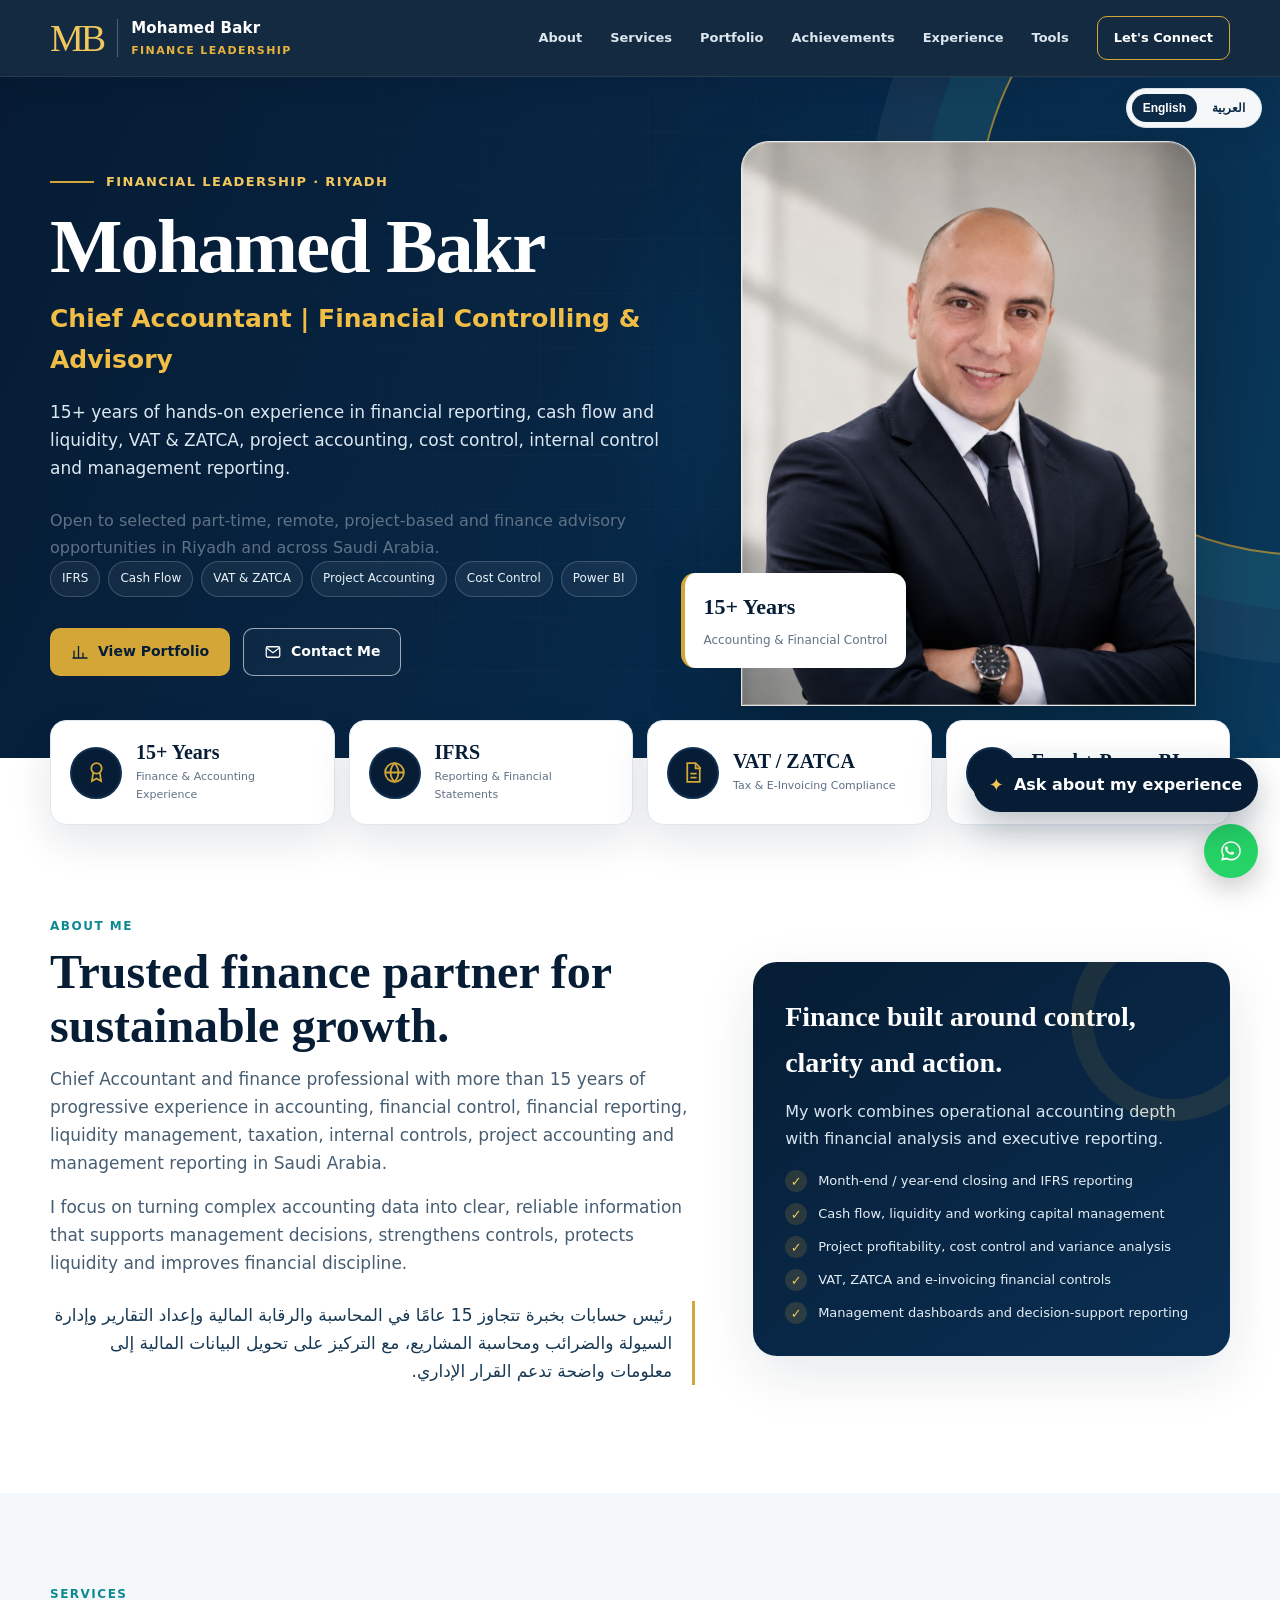
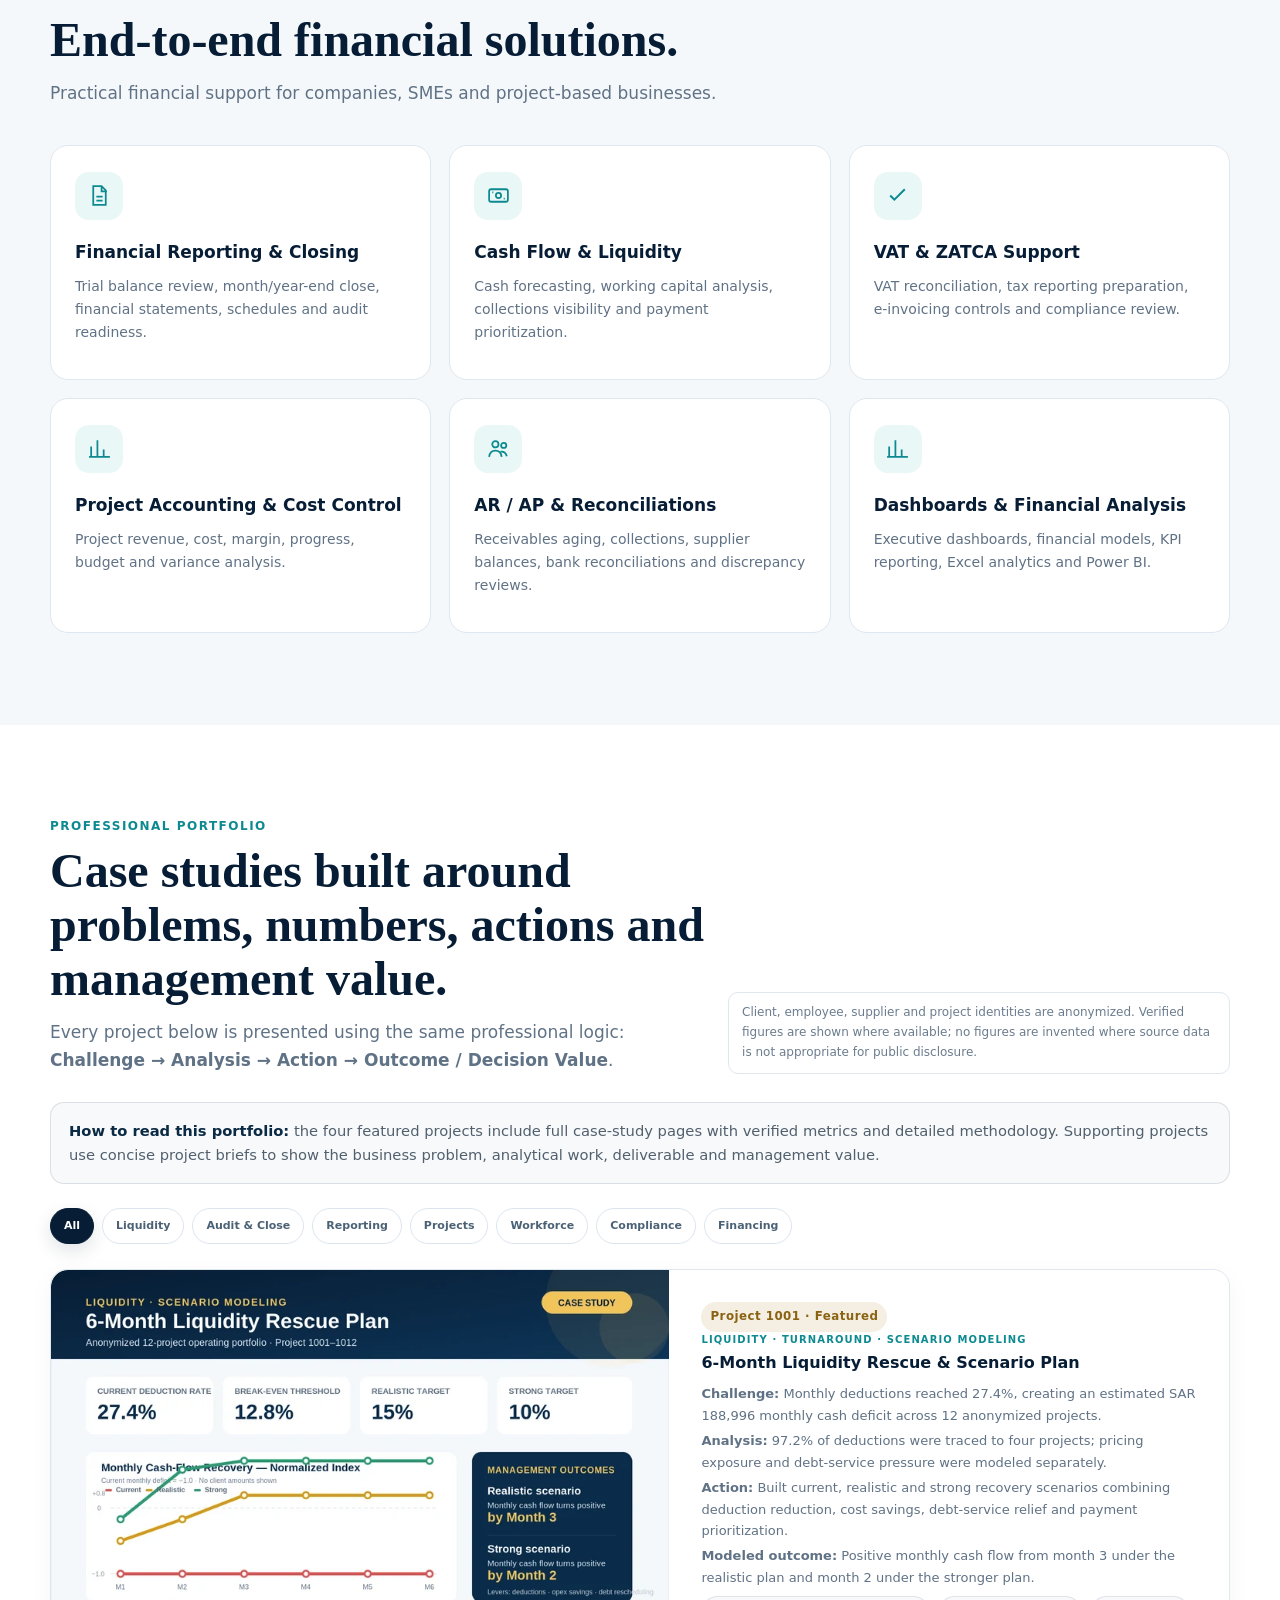
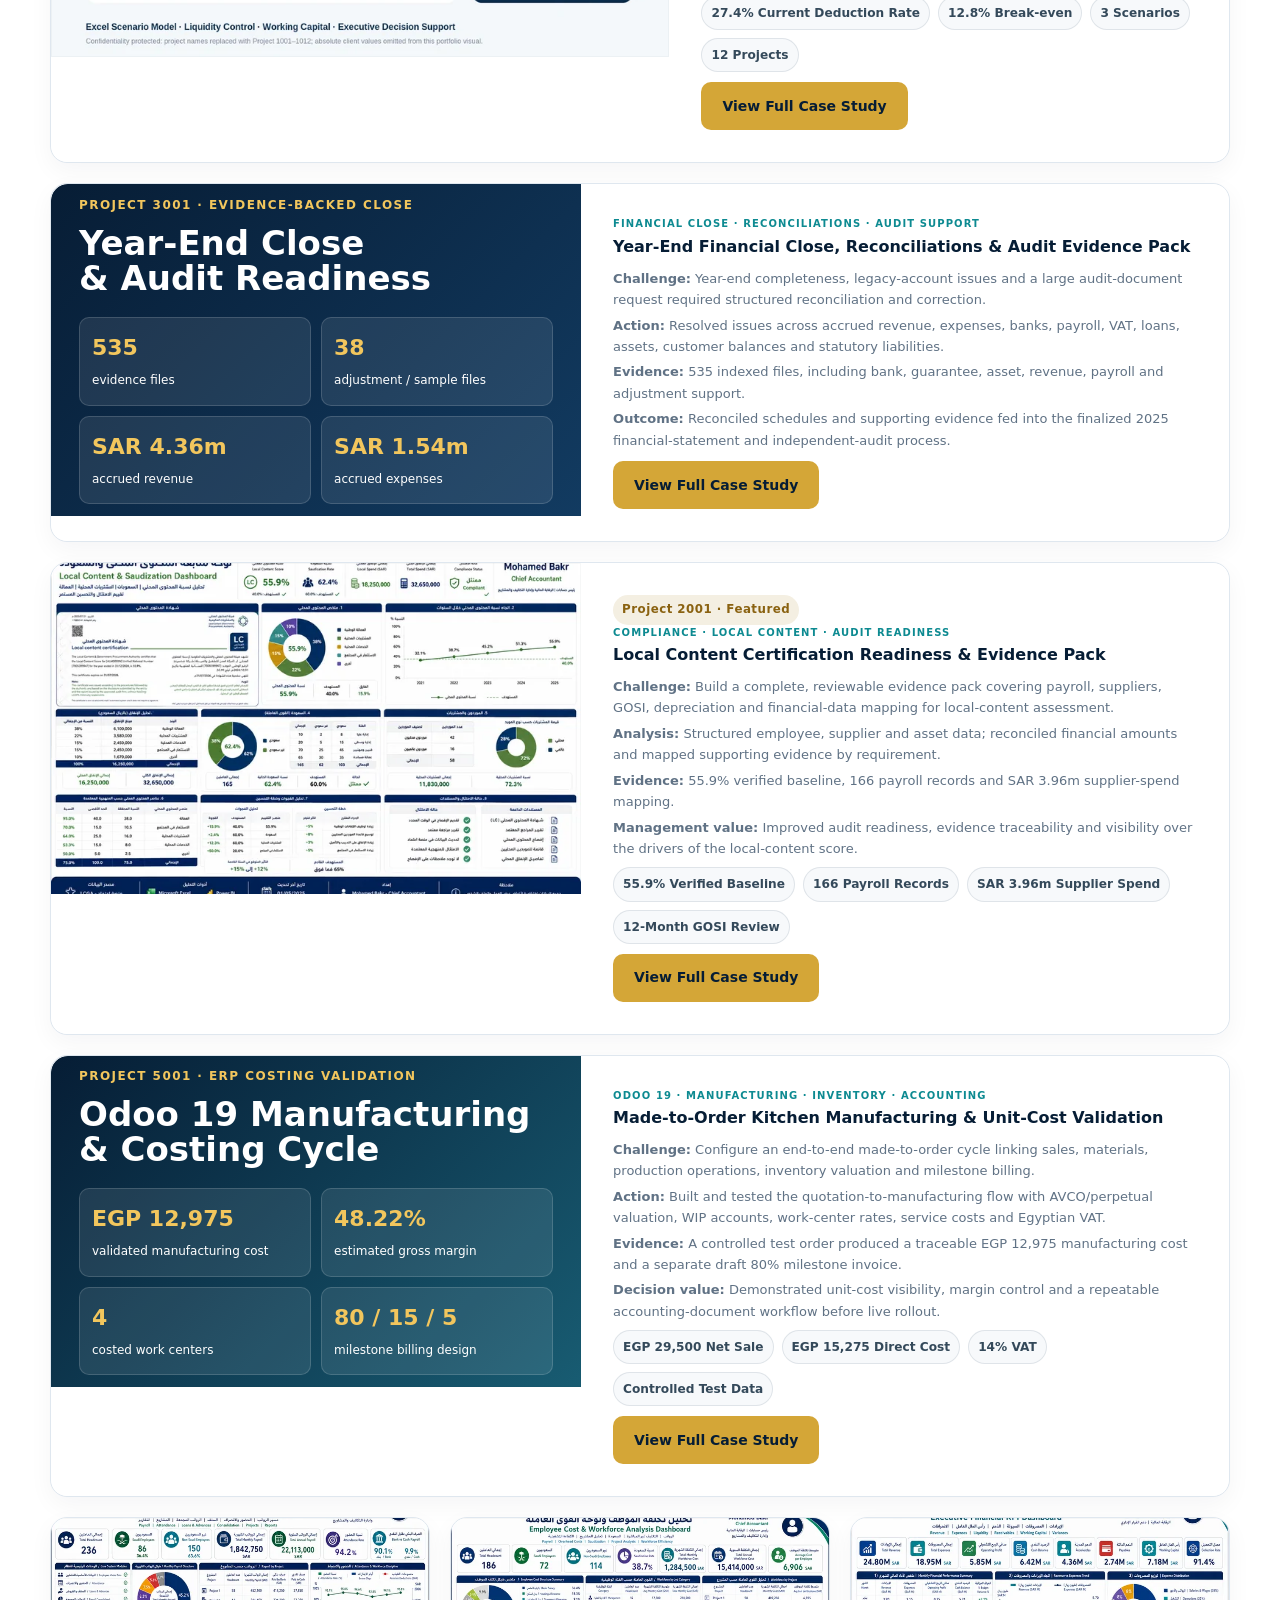
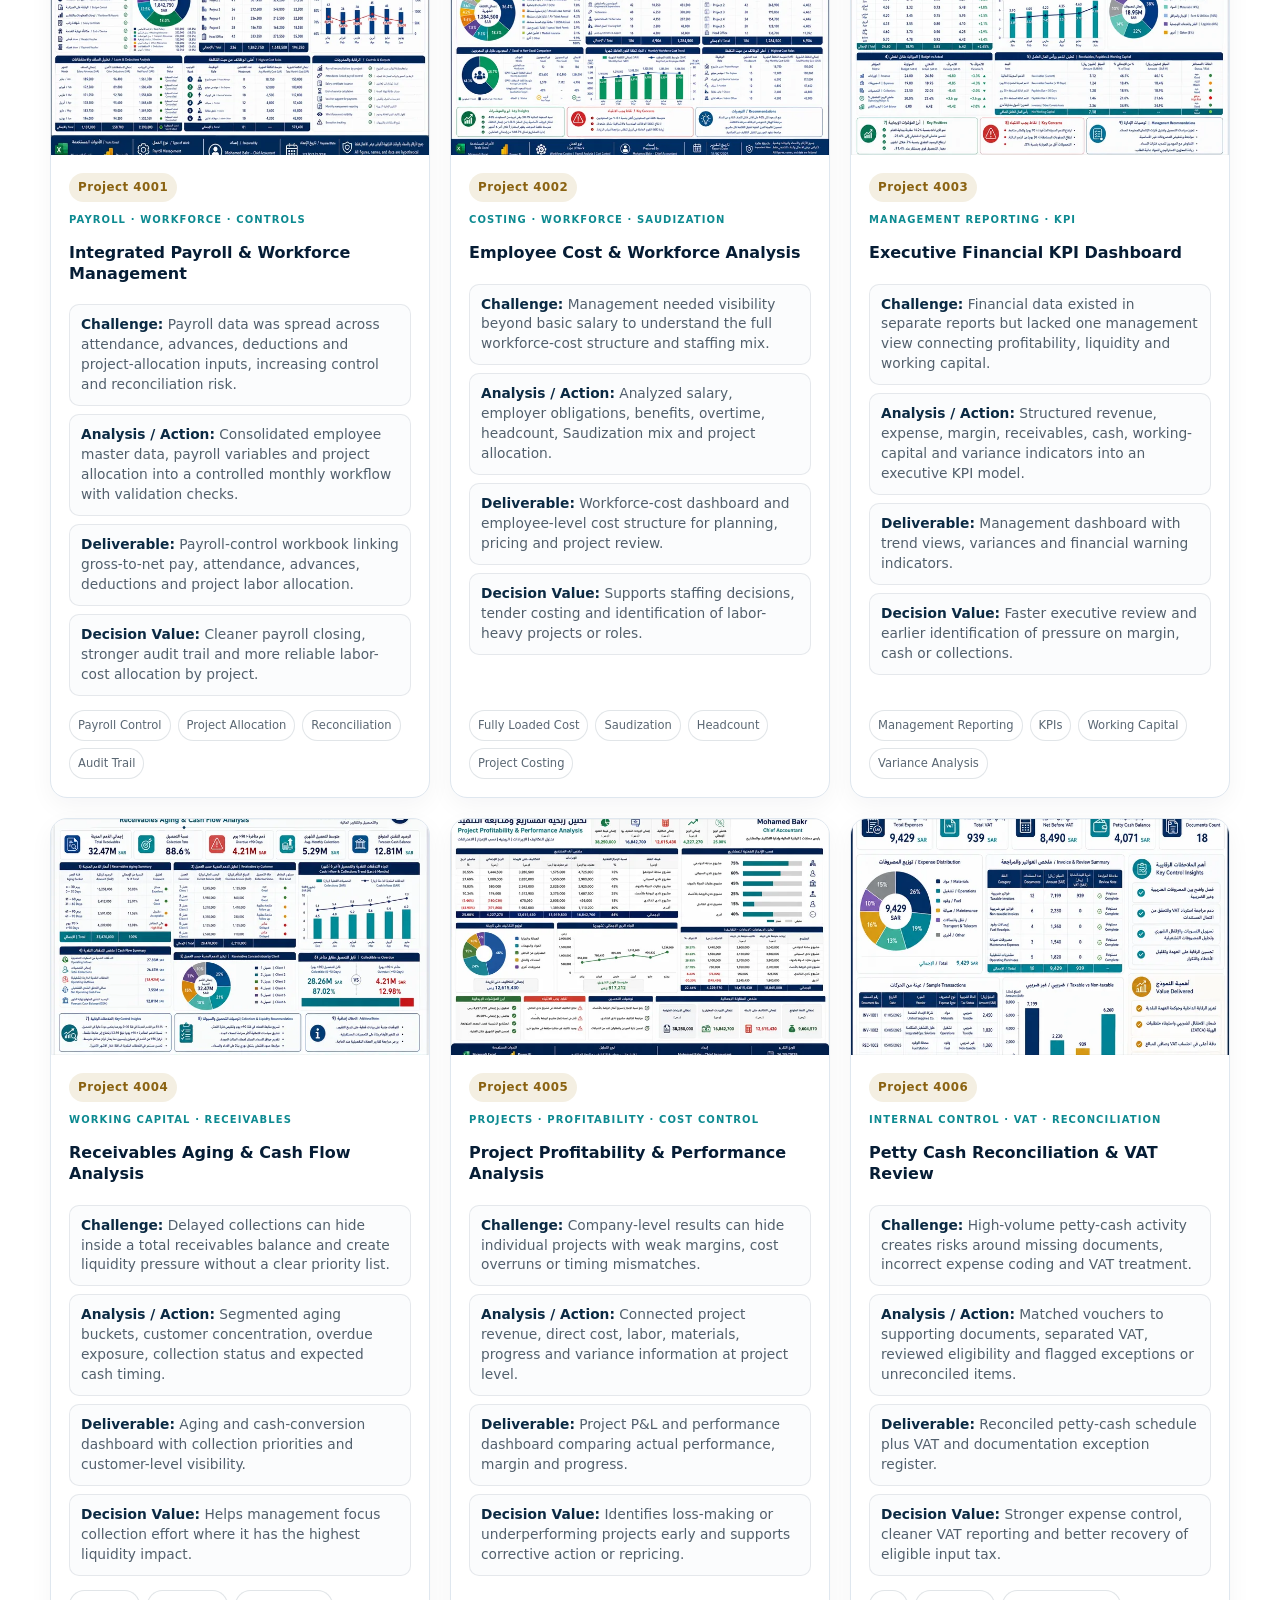
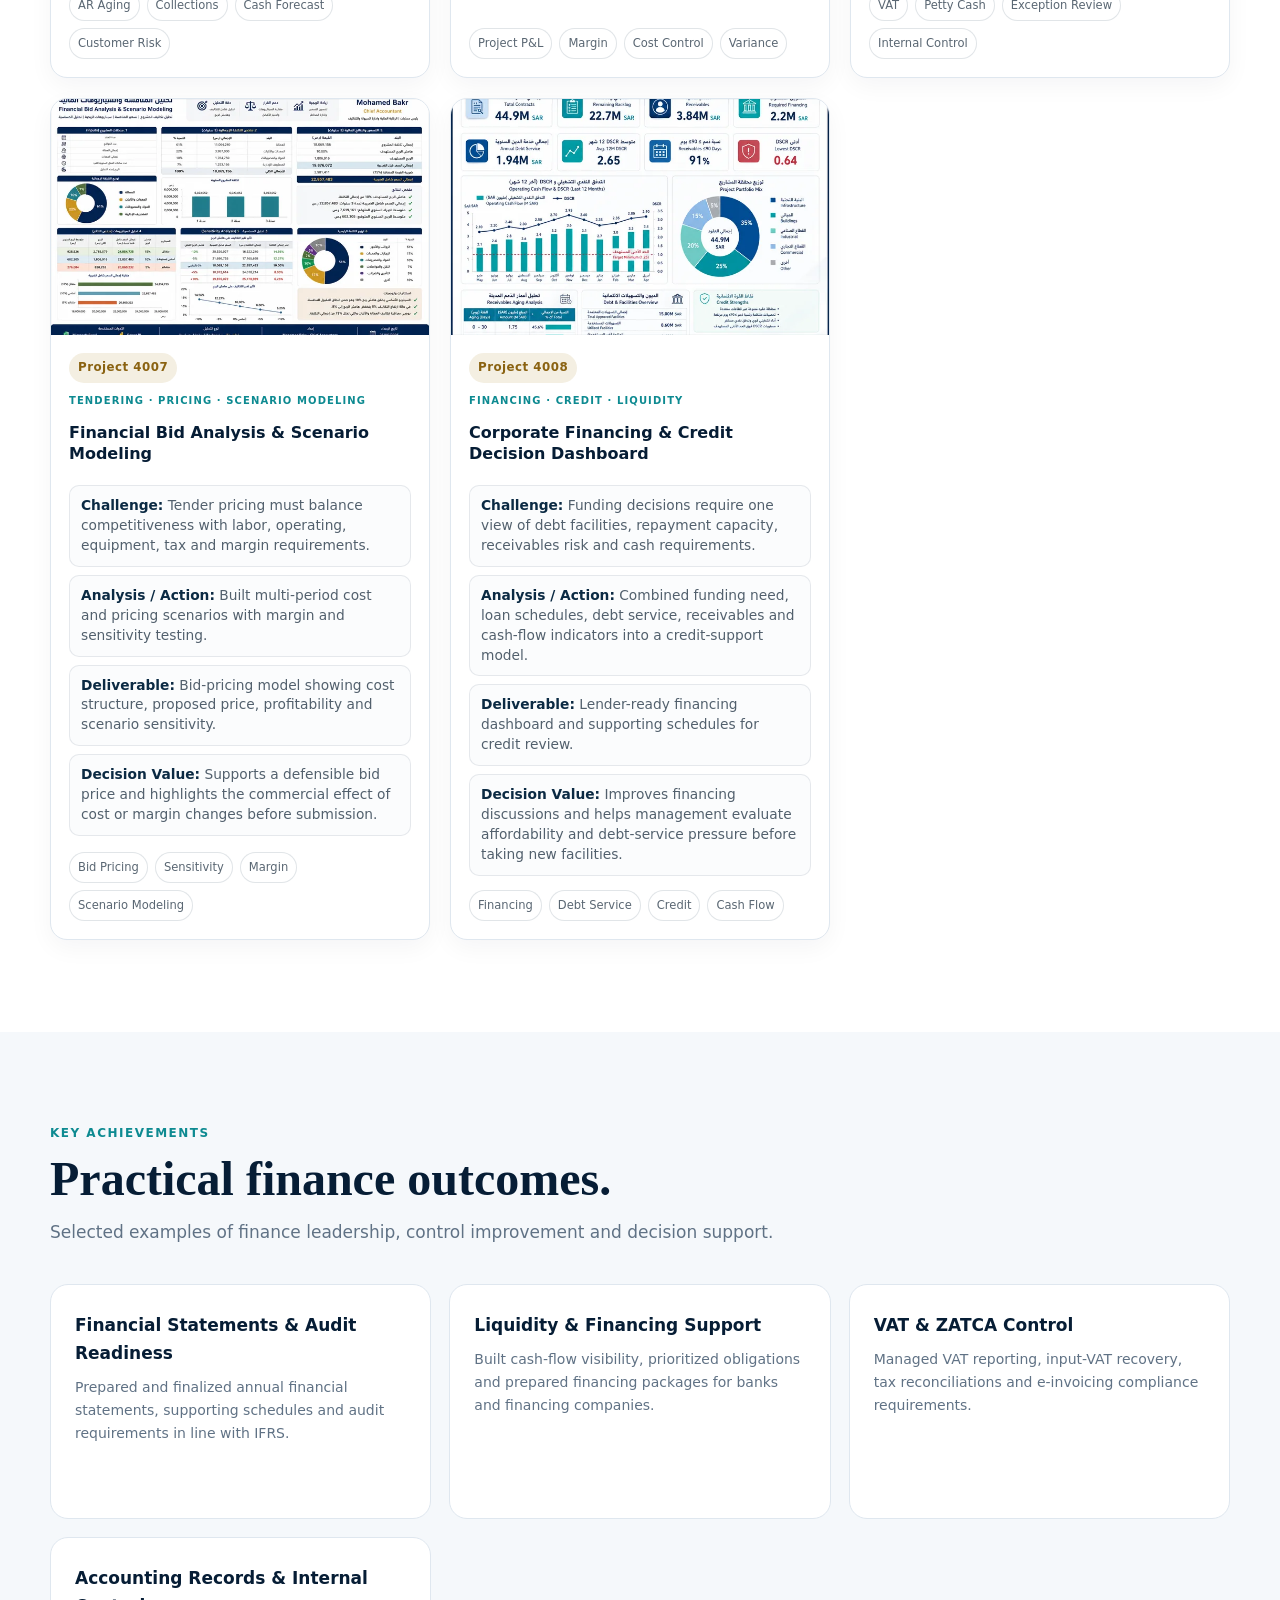
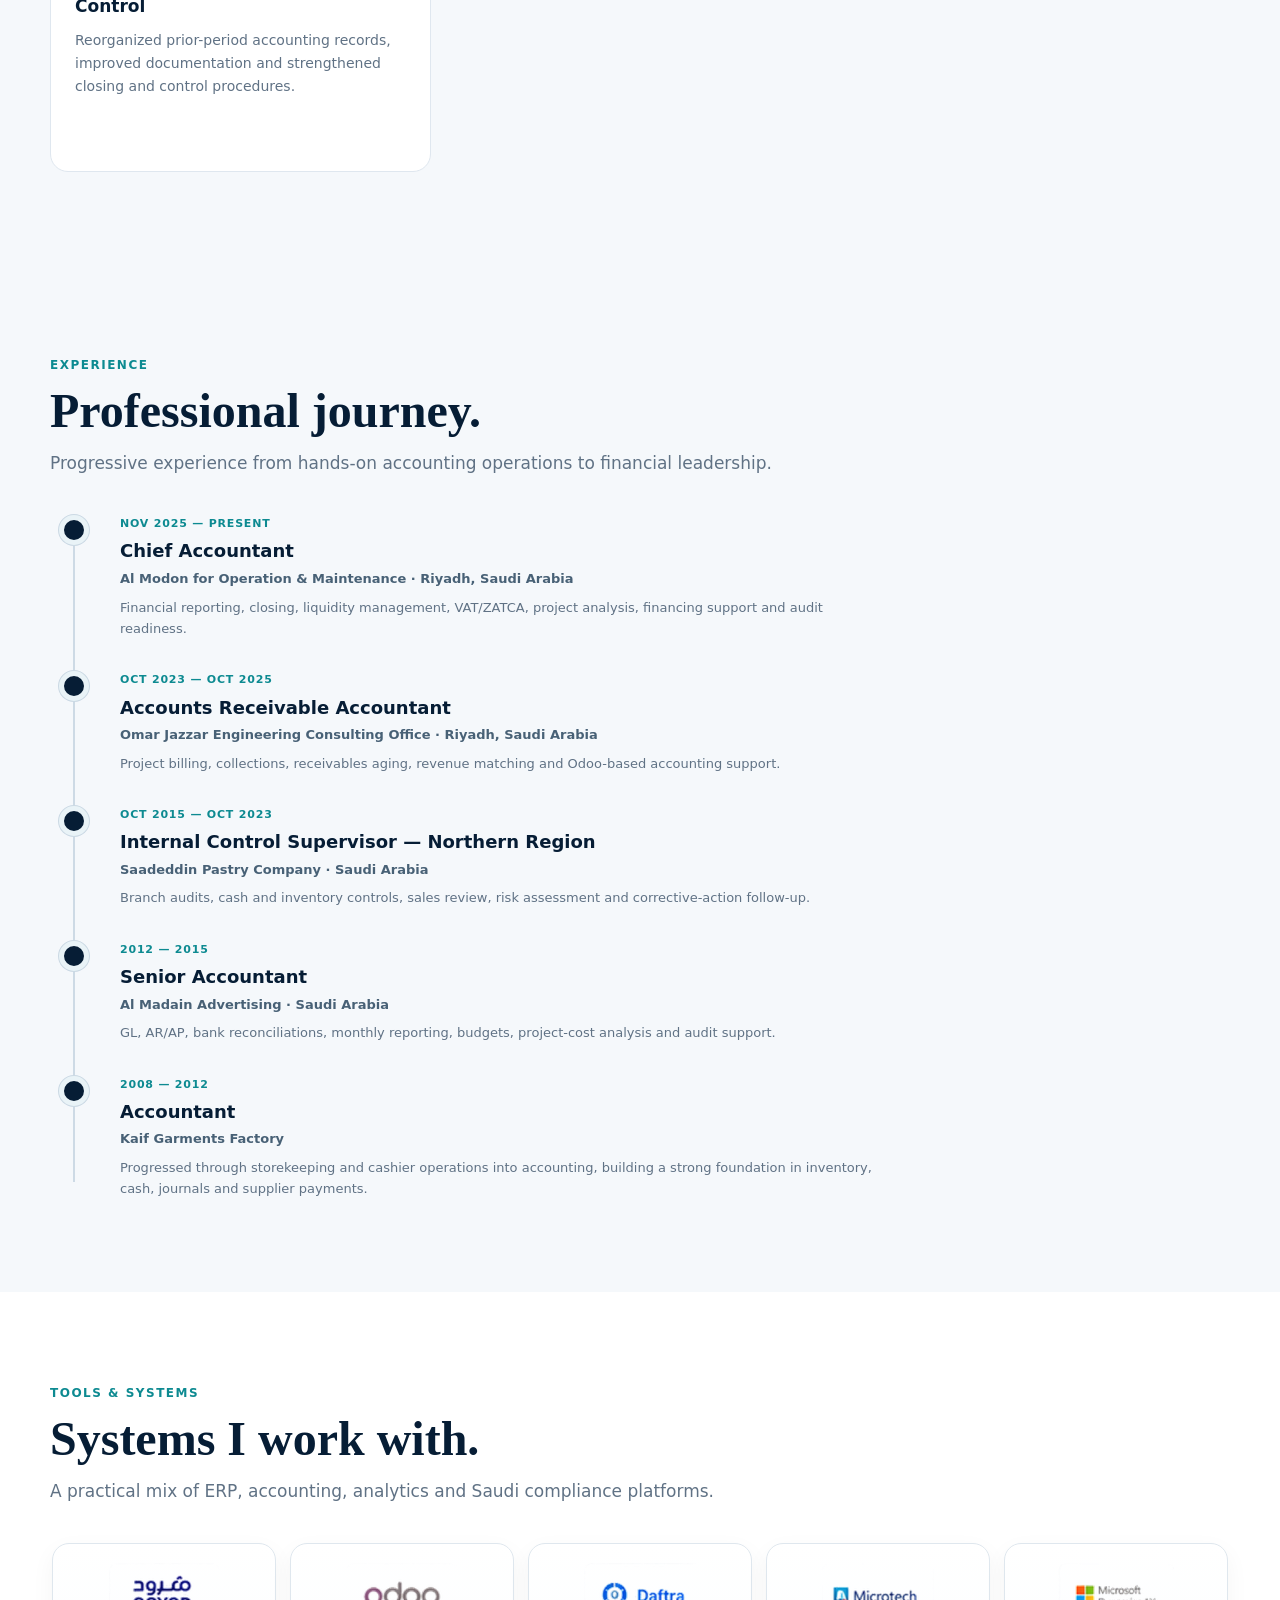
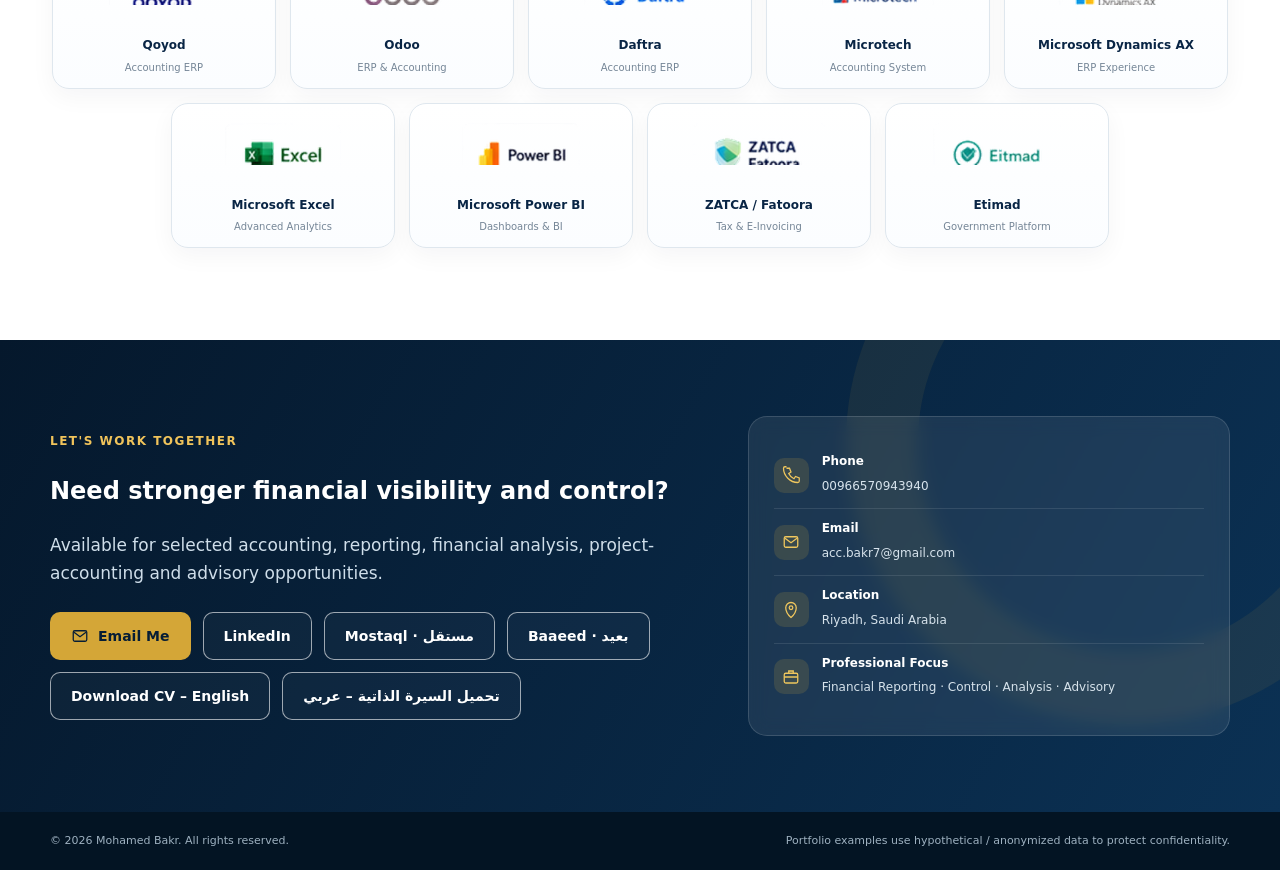
<file: index.html>
<!DOCTYPE html>

<html lang="en">
<head>
<meta charset="utf-8"/>
<meta content="width=device-width,initial-scale=1" name="viewport"/>
<!-- Primary SEO -->
<title>Mohamed Bakr Finance | Chief Accountant &amp; Financial Advisory</title>
<meta content="Mohamed Bakr Finance showcases 15+ years of experience in chief accounting, IFRS reporting, financial control, cash flow, VAT &amp; ZATCA, project accounting, audit readiness and financial advisory in Riyadh, Saudi Arabia." name="description"/>
<meta content="Mohamed Bakr, Chief Accountant Riyadh, Chief Accountant Saudi Arabia, Financial Controller Riyadh, IFRS, VAT, ZATCA, Cash Flow, Project Accounting, Cost Control, Financial Analysis, Power BI, Qoyod, Odoo" name="keywords"/>
<meta content="Mohamed Bakr" name="author"/>
<meta content="index,follow,max-image-preview:large,max-snippet:-1,max-video-preview:-1" name="robots"/>
<meta content="index,follow" name="googlebot"/>
<meta content="#061d35" name="theme-color"/>
<!-- Canonical -->
<link href="https://mohamedbakrfinance.com/" rel="canonical"/>
<link rel="alternate" hreflang="en" href="https://mohamedbakrfinance.com/">
<link rel="alternate" hreflang="ar" href="https://mohamedbakrfinance.com/index-ar.html">
<link rel="alternate" hreflang="x-default" href="https://mohamedbakrfinance.com/">
<!-- Performance -->
<link as="image" href="assets/mohamed-bakr-original.png" rel="preload"/>
<!-- Open Graph / LinkedIn / Facebook -->
<meta content="profile" property="og:type"/>
<meta content="Mohamed Bakr Finance" property="og:site_name"/>
<meta content="Mohamed Bakr Finance | Chief Accountant &amp; Financial Advisory" property="og:title"/>
<meta content="Evidence-based finance portfolio covering liquidity rescue, year-end close, audit readiness, local content, project accounting, VAT/ZATCA and management reporting." property="og:description"/>
<meta content="https://mohamedbakrfinance.com/" property="og:url"/>
<meta content="https://mohamedbakrfinance.com/assets/mohamed-bakr-original.png" property="og:image"/>
<meta content="Mohamed Bakr - Chief Accountant in Riyadh" property="og:image:alt"/>
<meta content="1200" property="og:image:width"/>
<meta content="1200" property="og:image:height"/>
<meta content="en_US" property="og:locale"/>
<meta content="ar_SA" property="og:locale:alternate"/>
<meta content="Mohamed" property="profile:first_name"/>
<meta content="Bakr" property="profile:last_name"/>
<!-- X / Twitter Card -->
<meta content="summary_large_image" name="twitter:card"/>
<meta content="Mohamed Bakr Finance | Chief Accountant &amp; Financial Advisory" name="twitter:title"/>
<meta content="15+ years in accounting, financial control, IFRS, cash flow, VAT/ZATCA, project accounting, audit readiness and financial advisory." name="twitter:description"/>
<meta content="https://mohamedbakrfinance.com/assets/mohamed-bakr-original.png" name="twitter:image"/>
<meta content="Mohamed Bakr - Chief Accountant in Riyadh" name="twitter:image:alt"/>
<!-- Favicon -->
<link rel="icon" type="image/png" href="/assets/favicon.png">
<link rel="apple-touch-icon" href="/assets/favicon.png">
<!-- Styles -->
<link href="style.css" rel="stylesheet"/>
<!-- Structured Data -->
<script type="application/ld+json">{
  "@context": "https://schema.org",
  "@graph": [
    {
      "@type": "Person",
      "@id": "https://mohamedbakrfinance.com/#person",
      "name": "Mohamed Bakr",
      "url": "https://mohamedbakrfinance.com/",
      "image": "https://mohamedbakrfinance.com/assets/mohamed-bakr-original.png",
      "jobTitle": "Chief Accountant",
      "description": "Chief Accountant and finance professional in Riyadh with 15+ years of experience in IFRS reporting, financial control, cash flow, VAT & ZATCA, project accounting, cost control and financial analysis.",
      "address": {
        "@type": "PostalAddress",
        "addressLocality": "Riyadh",
        "addressCountry": "SA"
      },
      "email": "mailto:acc.bakr7@gmail.com",
      "telephone": "+966570943940",
      "sameAs": [
        "https://www.linkedin.com/in/mohamed-el-saddyek-63133bb7",
        "https://mostaql.com/u/mmahgoub156",
        "https://baaeed.com/u/M_Mahgoub156"
      ],
      "knowsAbout": [
        "Financial Reporting",
        "IFRS",
        "Cash Flow Management",
        "Liquidity Management",
        "VAT",
        "ZATCA",
        "E-Invoicing",
        "Project Accounting",
        "Cost Control",
        "Internal Control",
        "Financial Analysis",
        "Power BI",
        "Microsoft Excel",
        "Qoyod",
        "Odoo"
      ],
      "knowsLanguage": [
        "Arabic",
        "English"
      ],
      "worksFor": {
        "@type": "Organization",
        "name": "Al Modon for Operation & Maintenance"
      },
      "mainEntityOfPage": {
        "@id": "https://mohamedbakrfinance.com/#profilepage"
      }
    },
    {
      "@type": "WebSite",
      "@id": "https://mohamedbakrfinance.com/#website",
      "url": "https://mohamedbakrfinance.com/",
      "name": "Mohamed Bakr Finance",
      "description": "Professional finance portfolio of Mohamed Bakr, Chief Accountant in Riyadh.",
      "inLanguage": [
        "en",
        "ar"
      ],
      "author": {
        "@id": "https://mohamedbakrfinance.com/#person"
      },
      "alternateName": "Mohamed Bakr"
    },
    {
      "@type": "ProfilePage",
      "@id": "https://mohamedbakrfinance.com/#profilepage",
      "url": "https://mohamedbakrfinance.com/",
      "name": "Mohamed Bakr Finance - Chief Accountant Portfolio",
      "mainEntity": {
        "@id": "https://mohamedbakrfinance.com/#person"
      },
      "isPartOf": {
        "@id": "https://mohamedbakrfinance.com/#website"
      }
    }
  ]
}</script>
<style>
    @media (max-width: 820px){
      #portfolio .project[style*="grid-column"] > a{
        grid-template-columns:1fr !important;
      }
      #portfolio .project[style*="grid-column"] .project-media{
        min-height:220px !important;
      }
    }
  </style>
<style>
    .portfolio-framework{
      margin:18px 0 24px;
      padding:16px 18px;
      border:1px solid rgba(15,42,67,.12);
      border-radius:14px;
      background:#f7f9fb;
      color:#52606d;
      font-size:.92rem;
    }
    .portfolio-framework strong{color:#0b2a43}
    .project-case{
      display:flex;
      flex-direction:column;
      height:100%;
    }
    .project-case .project-body{display:flex;flex-direction:column;gap:10px;flex:1}
    .project-id{
      display:inline-flex;
      width:max-content;
      align-items:center;
      gap:6px;
      padding:5px 9px;
      border-radius:999px;
      background:#f4efe2;
      color:#8a6211;
      font-size:.74rem;
      font-weight:800;
      letter-spacing:.04em;
    }
    .case-structure{
      display:grid;
      gap:8px;
      margin-top:4px;
    }
    .case-line{
      padding:10px 11px;
      border:1px solid rgba(15,42,67,.09);
      border-radius:10px;
      background:#fbfcfd;
      font-size:.86rem;
      line-height:1.45;
      color:#52606d;
    }
    .case-line b{color:#0b2a43}
    .case-tags{
      display:flex;
      flex-wrap:wrap;
      gap:7px;
      margin-top:auto;
      padding-top:4px;
    }
    .case-tags span{
      border:1px solid rgba(15,42,67,.12);
      border-radius:999px;
      padding:5px 8px;
      font-size:.72rem;
      color:#5a6773;
      background:#fff;
    }
    .featured-kpis{
      display:flex;
      flex-wrap:wrap;
      gap:8px;
      margin-top:8px;
    }
    .featured-kpis span{
      border-radius:999px;
      padding:6px 9px;
      background:#f7f9fb;
      border:1px solid rgba(15,42,67,.1);
      font-size:.76rem;
      font-weight:700;
      color:#34495a;
    }
    .project-case .project-media img{height:100%;object-fit:cover}
    @media(max-width:820px){
      #portfolio .project[style*="grid-column"] > a{grid-template-columns:1fr !important;}
    }
  </style>
<style>
    /* Finance Portfolio Assistant Demo */
    .ai-fab{
      position:fixed;right:22px;bottom:88px;z-index:10020;
      display:flex;align-items:center;gap:10px;
      border:0;border-radius:999px;padding:12px 16px;
      background:#061d35;color:#fff;cursor:pointer;
      box-shadow:0 14px 34px rgba(6,29,53,.28);
      font:inherit;font-weight:800;
    }
    .ai-fab .ai-spark{color:#f1c45b;font-size:18px}
    .ai-panel{
      position:fixed;right:22px;bottom:150px;z-index:10030;
      width:min(410px,calc(100vw - 28px));height:min(610px,calc(100vh - 190px));
      display:none;flex-direction:column;overflow:hidden;
      background:#fff;border:1px solid rgba(6,29,53,.12);
      border-radius:20px;box-shadow:0 24px 70px rgba(6,29,53,.25)
    }
    .ai-panel.open{display:flex}
    .ai-head{
      background:linear-gradient(135deg,#061d35,#0d3154);
      color:#fff;padding:16px 17px;display:flex;align-items:center;justify-content:space-between;gap:12px
    }
    .ai-head-left{display:flex;gap:10px;align-items:center}
    .ai-avatar{
      width:38px;height:38px;border-radius:12px;background:#f1c45b;color:#061d35;
      display:grid;place-items:center;font-weight:900
    }
    .ai-title{font-weight:900;line-height:1.2}
    .ai-subtitle{font-size:12px;color:#cdd9e4;margin-top:2px}
    .ai-close{border:0;background:transparent;color:#fff;font-size:25px;cursor:pointer;line-height:1}
    .ai-body{
      flex:1;overflow:auto;padding:15px;background:#f6f8fa;scroll-behavior:smooth
    }
    .ai-msg{
      max-width:88%;padding:11px 12px;border-radius:14px;margin:0 0 10px;
      font-size:14px;line-height:1.48;white-space:pre-line
    }
    .ai-msg.bot{background:#fff;border:1px solid #e1e7ec;color:#22313f;border-top-left-radius:5px}
    .ai-msg.user{margin-left:auto;background:#0d3154;color:#fff;border-top-right-radius:5px}
    .ai-msg a{font-weight:800;color:#8a6211}
    .ai-starters{display:flex;flex-wrap:wrap;gap:7px;margin:8px 0 13px}
    .ai-chip{
      border:1px solid #cad5de;background:#fff;color:#17324a;border-radius:999px;
      padding:8px 10px;font-size:12px;font-weight:700;cursor:pointer
    }
    .ai-note{
      font-size:11px;color:#73808c;margin:4px 2px 10px;
      padding:8px 10px;border-radius:9px;background:#eef2f5
    }
    .ai-foot{padding:12px;border-top:1px solid #e2e8ed;background:#fff}
    .ai-input-row{display:flex;gap:8px}
    .ai-input{
      flex:1;border:1px solid #cfd8df;border-radius:12px;padding:11px 12px;
      font:inherit;outline:none
    }
    .ai-input:focus{border-color:#6b8296;box-shadow:0 0 0 3px rgba(13,49,84,.08)}
    .ai-send{
      border:0;border-radius:12px;background:#f1c45b;color:#061d35;
      font-weight:900;padding:0 14px;cursor:pointer
    }
    .ai-actions{display:flex;gap:7px;flex-wrap:wrap;margin-top:10px}
    .ai-action{
      text-decoration:none;border:1px solid #cfd8df;border-radius:9px;
      padding:7px 9px;font-size:12px;font-weight:800;color:#17324a;background:#fff
    }
    .ai-demo-badge{
      display:inline-block;margin-top:5px;padding:3px 7px;border-radius:999px;
      background:rgba(241,196,91,.16);color:#f5cf70;font-size:10px;font-weight:800
    }
    @media(max-width:640px){
      .ai-fab{right:14px;bottom:82px;padding:11px 13px}
      .ai-fab .ai-label{display:none}
      .ai-panel{right:14px;bottom:138px;height:calc(100vh - 160px)}
    }
  </style>
</head>
<body>
<header class="navbar">
<div class="container nav-inner">
<a aria-label="Mohamed Bakr home" class="brand" href="#home">
<div class="brand-mark">MB</div>
<div class="brand-copy"><strong>Mohamed Bakr</strong><span>Finance Leadership</span></div>
</a>
<button aria-controls="navLinks" aria-expanded="false" aria-label="Open menu" class="menu-btn" id="menuBtn">☰</button>
<nav class="nav-links" id="navLinks">
<a href="#about">About</a>
<a href="#services">Services</a>
<a href="#portfolio">Portfolio</a>
<a href="#achievements">Achievements</a>
<a href="#experience">Experience</a>
<a href="#tools">Tools</a>
<a class="nav-cta" href="#contact">Let's Connect</a>
</nav>
</div>
</header>
<main>
<section class="hero" id="home">
<div class="container hero-grid">
<div>
<div class="kicker">Financial Leadership · Riyadh</div>
<h1>Mohamed Bakr</h1>
<div class="hero-role">Chief Accountant | Financial Controlling &amp; Advisory</div>
<p class="hero-copy">15+ years of hands-on experience in financial reporting, cash flow and liquidity, VAT &amp; ZATCA, project accounting, cost control, internal control and management reporting.</p>
<p class="lead" style="margin-top:12px;max-width:760px;font-size:1rem;">
        Open to selected part-time, remote, project-based and finance advisory opportunities in Riyadh and across Saudi Arabia.
      </p>
<div class="hero-tags">
<span class="hero-tag">IFRS</span><span class="hero-tag">Cash Flow</span><span class="hero-tag">VAT &amp; ZATCA</span>
<span class="hero-tag">Project Accounting</span><span class="hero-tag">Cost Control</span><span class="hero-tag">Power BI</span>
</div>
<div class="hero-actions">
<a class="btn btn-primary" href="#portfolio"><svg fill="none" stroke="currentColor" stroke-width="1.7" viewbox="0 0 24 24"><path d="M4 20V10M10 20V4M16 20v-7M22 20H2"></path></svg> View Portfolio</a>
<a class="btn btn-outline" href="#contact"><svg fill="none" stroke="currentColor" stroke-width="1.7" viewbox="0 0 24 24"><rect height="14" rx="2" width="18" x="3" y="5"></rect><path d="m4 7 8 6 8-6"></path></svg> Contact Me</a>
</div>
</div>
<div class="hero-photo-wrap">
<div class="hero-photo-panel">
<img alt="Mohamed Bakr, Chief Accountant and finance professional in Riyadh" src="assets/mohamed-bakr-original.png"/>
</div>
<div class="photo-badge"><strong>15+ Years</strong><span>Accounting &amp; Financial Control</span></div>
</div>
</div>
</section>
<div class="cred-wrap">
<div class="container cred-grid">
<div class="cred"><div class="icon-disc"><svg fill="none" stroke="currentColor" stroke-width="1.7" viewbox="0 0 24 24"><circle cx="12" cy="8" r="5"></circle><path d="m8.8 12.2-1.2 8 4.4-2.4 4.4 2.4-1.2-8"></path></svg></div><div><strong>15+ Years</strong><span>Finance &amp; Accounting Experience</span></div></div>
<div class="cred"><div class="icon-disc"><svg fill="none" stroke="currentColor" stroke-width="1.7" viewbox="0 0 24 24"><circle cx="12" cy="12" r="9"></circle><path d="M3 12h18M12 3c2.5 2.7 3.8 5.7 3.8 9S14.5 18.3 12 21c-2.5-2.7-3.8-5.7-3.8-9S9.5 5.7 12 3Z"></path></svg></div><div><strong>IFRS</strong><span>Reporting &amp; Financial Statements</span></div></div>
<div class="cred"><div class="icon-disc"><svg fill="none" stroke="currentColor" stroke-width="1.7" viewbox="0 0 24 24"><path d="M6 3h8l4 4v14H6z"></path><path d="M14 3v5h5M9 13h6M9 17h6"></path></svg></div><div><strong>VAT / ZATCA</strong><span>Tax &amp; E-Invoicing Compliance</span></div></div>
<div class="cred"><div class="icon-disc"><svg fill="none" stroke="currentColor" stroke-width="1.7" viewbox="0 0 24 24"><path d="M4 20V10M10 20V4M16 20v-7M22 20H2"></path></svg></div><div><strong>Excel + Power BI</strong><span>Analytics &amp; Dashboards</span></div></div>
</div>
</div>
<section class="section-anchor section" id="about">
<div class="container about-grid">
<div class="about-copy">
<div class="eyebrow">About Me</div>
<h2>Trusted finance partner for sustainable growth.</h2>
<p>Chief Accountant and finance professional with more than 15 years of progressive experience in accounting, financial control, financial reporting, liquidity management, taxation, internal controls, project accounting and management reporting in Saudi Arabia.</p>
<p>I focus on turning complex accounting data into clear, reliable information that supports management decisions, strengthens controls, protects liquidity and improves financial discipline.</p>
<p class="about-ar">رئيس حسابات بخبرة تتجاوز 15 عامًا في المحاسبة والرقابة المالية وإعداد التقارير وإدارة السيولة والضرائب ومحاسبة المشاريع، مع التركيز على تحويل البيانات المالية إلى معلومات واضحة تدعم القرار الإداري.</p>
</div>
<aside class="about-panel">
<h3>Finance built around control, clarity and action.</h3>
<p>My work combines operational accounting depth with financial analysis and executive reporting.</p>
<div class="about-list">
<div class="about-item"><span class="check">✓</span><span>Month-end / year-end closing and IFRS reporting</span></div>
<div class="about-item"><span class="check">✓</span><span>Cash flow, liquidity and working capital management</span></div>
<div class="about-item"><span class="check">✓</span><span>Project profitability, cost control and variance analysis</span></div>
<div class="about-item"><span class="check">✓</span><span>VAT, ZATCA and e-invoicing financial controls</span></div>
<div class="about-item"><span class="check">✓</span><span>Management dashboards and decision-support reporting</span></div>
</div>
</aside>
</div>
</section>
<section class="section-anchor section section-soft" id="services">
<div class="container">
<div class="section-head"><div class="eyebrow">Services</div><h2>End-to-end financial solutions.</h2><p class="lead">Practical financial support for companies, SMEs and project-based businesses.</p></div>
<div class="services">
<article class="service"><div class="service-icon"><svg fill="none" stroke="currentColor" stroke-width="1.7" viewbox="0 0 24 24"><path d="M6 3h8l4 4v14H6z"></path><path d="M14 3v5h5M9 13h6M9 17h6"></path></svg></div><h3>Financial Reporting &amp; Closing</h3><p>Trial balance review, month/year-end close, financial statements, schedules and audit readiness.</p></article>
<article class="service"><div class="service-icon"><svg fill="none" stroke="currentColor" stroke-width="1.7" viewbox="0 0 24 24"><rect height="12" rx="2" width="18" x="3" y="6"></rect><circle cx="12" cy="12" r="2.5"></circle><path d="M6 9h1M17 15h1"></path></svg></div><h3>Cash Flow &amp; Liquidity</h3><p>Cash forecasting, working capital analysis, collections visibility and payment prioritization.</p></article>
<article class="service"><div class="service-icon"><svg fill="none" stroke="currentColor" stroke-width="1.9" viewbox="0 0 24 24"><path d="m5 12 4 4 10-10"></path></svg></div><h3>VAT &amp; ZATCA Support</h3><p>VAT reconciliation, tax reporting preparation, e-invoicing controls and compliance review.</p></article>
<article class="service"><div class="service-icon"><svg fill="none" stroke="currentColor" stroke-width="1.7" viewbox="0 0 24 24"><path d="M4 20V10M10 20V4M16 20v-7M22 20H2"></path></svg></div><h3>Project Accounting &amp; Cost Control</h3><p>Project revenue, cost, margin, progress, budget and variance analysis.</p></article>
<article class="service"><div class="service-icon"><svg fill="none" stroke="currentColor" stroke-width="1.7" viewbox="0 0 24 24"><circle cx="9" cy="8" r="3"></circle><circle cx="17" cy="9" r="2.5"></circle><path d="M3 20c.5-4 2.7-6 6-6s5.5 2 6 6M14 15c3-.3 5.2 1.4 6 4.5"></path></svg></div><h3>AR / AP &amp; Reconciliations</h3><p>Receivables aging, collections, supplier balances, bank reconciliations and discrepancy reviews.</p></article>
<article class="service"><div class="service-icon"><svg fill="none" stroke="currentColor" stroke-width="1.7" viewbox="0 0 24 24"><path d="M4 20V10M10 20V4M16 20v-7M22 20H2"></path></svg></div><h3>Dashboards &amp; Financial Analysis</h3><p>Executive dashboards, financial models, KPI reporting, Excel analytics and Power BI.</p></article>
</div>
</div>
</section>
<section class="section-anchor section" id="portfolio">
<div class="container">
<div class="portfolio-toolbar">
<div class="section-head" style="margin-bottom:0">
<div class="eyebrow">Professional Portfolio</div>
<h2>Case studies built around problems, numbers, actions and management value.</h2>
<p class="lead">Every project below is presented using the same professional logic: <strong>Challenge → Analysis → Action → Outcome / Decision Value</strong>.</p>
</div>
<div class="portfolio-note">Client, employee, supplier and project identities are anonymized. Verified figures are shown where available; no figures are invented where source data is not appropriate for public disclosure.</div>
</div>
<div class="portfolio-framework">
<strong>How to read this portfolio:</strong> the four featured projects include full case-study pages with verified metrics and detailed methodology. Supporting projects use concise project briefs to show the business problem, analytical work, deliverable and management value.
    </div>
<div aria-label="Portfolio filters" class="portfolio-filters">
<button class="filter-btn active" data-filter="all">All</button>
<button class="filter-btn" data-filter="liquidity">Liquidity</button>
<button class="filter-btn" data-filter="audit">Audit &amp; Close</button>
<button class="filter-btn" data-filter="reporting">Reporting</button>
<button class="filter-btn" data-filter="projects">Projects</button>
<button class="filter-btn" data-filter="workforce">Workforce</button>
<button class="filter-btn" data-filter="compliance">Compliance</button>
<button class="filter-btn" data-filter="financing">Financing</button>
</div>
<div class="portfolio-grid">
<!-- FEATURED 1 -->
<article class="project" data-category="liquidity" style="grid-column:1 / -1;">
<a href="liquidity-rescue-case-study.html" style="text-decoration:none;color:inherit;display:grid;grid-template-columns:minmax(0,1.05fr) minmax(340px,.95fr);background:inherit;border-radius:inherit;overflow:hidden;">
<div class="project-media" style="min-height:320px;">
<img alt="6-Month Liquidity Rescue and Scenario Planning Case Study" decoding="async" loading="eager" src="assets/thumbs/liquidity-rescue.webp" style="width:100%;height:100%;object-fit:cover;"/>
</div>
<div class="project-body" style="display:flex;flex-direction:column;justify-content:center;padding:32px;">
<div class="project-id">Project 1001 · Featured</div>
<div class="project-label">Liquidity · Turnaround · Scenario Modeling</div>
<h3>6-Month Liquidity Rescue &amp; Scenario Plan</h3>
<p><strong>Challenge:</strong> Monthly deductions reached 27.4%, creating an estimated SAR 188,996 monthly cash deficit across 12 anonymized projects.</p>
<p><strong>Analysis:</strong> 97.2% of deductions were traced to four projects; pricing exposure and debt-service pressure were modeled separately.</p>
<p><strong>Action:</strong> Built current, realistic and strong recovery scenarios combining deduction reduction, cost savings, debt-service relief and payment prioritization.</p>
<p><strong>Modeled outcome:</strong> Positive monthly cash flow from month 3 under the realistic plan and month 2 under the stronger plan.</p>
<div class="featured-kpis"><span>27.4% Current Deduction Rate</span><span>12.8% Break-even</span><span>3 Scenarios</span><span>12 Projects</span></div>
<span class="btn btn-primary" style="align-self:flex-start;margin-top:10px;">View Full Case Study</span>
</div>
</a>
</article>
<!-- FEATURED 2 -->
<article class="project" data-category="audit" style="grid-column:1 / -1;">
<a href="audit-close-case-study.html" style="text-decoration:none;color:inherit;display:grid;grid-template-columns:minmax(0,.9fr) minmax(360px,1.1fr);background:inherit;border-radius:inherit;overflow:hidden;">
<div class="project-media" style="min-height:310px;background:linear-gradient(135deg,#071d35,#123b61);padding:28px;display:flex;align-items:center;">
<div style="width:100%;color:white;">
<div style="font-size:12px;letter-spacing:.12em;text-transform:uppercase;color:#f2c65d;font-weight:800;">Project 3001 · Evidence-Backed Close</div>
<div style="font-size:34px;font-weight:900;line-height:1.05;margin:10px 0 20px;">Year-End Close<br/>&amp; Audit Readiness</div>
<div style="display:grid;grid-template-columns:1fr 1fr;gap:10px;">
<div style="background:rgba(255,255,255,.09);border:1px solid rgba(255,255,255,.15);border-radius:10px;padding:12px;"><b style="font-size:22px;color:#f2c65d;">535</b><br/><span style="font-size:12px;">evidence files</span></div>
<div style="background:rgba(255,255,255,.09);border:1px solid rgba(255,255,255,.15);border-radius:10px;padding:12px;"><b style="font-size:22px;color:#f2c65d;">38</b><br/><span style="font-size:12px;">adjustment / sample files</span></div>
<div style="background:rgba(255,255,255,.09);border:1px solid rgba(255,255,255,.15);border-radius:10px;padding:12px;"><b style="font-size:22px;color:#f2c65d;">SAR 4.36m</b><br/><span style="font-size:12px;">accrued revenue</span></div>
<div style="background:rgba(255,255,255,.09);border:1px solid rgba(255,255,255,.15);border-radius:10px;padding:12px;"><b style="font-size:22px;color:#f2c65d;">SAR 1.54m</b><br/><span style="font-size:12px;">accrued expenses</span></div>
</div>
</div>
</div>
<div class="project-body" style="display:flex;flex-direction:column;justify-content:center;padding:32px;">
<div class="project-label">Financial Close · Reconciliations · Audit Support</div>
<h3>Year-End Financial Close, Reconciliations &amp; Audit Evidence Pack</h3>
<p><strong>Challenge:</strong> Year-end completeness, legacy-account issues and a large audit-document request required structured reconciliation and correction.</p>
<p><strong>Action:</strong> Resolved issues across accrued revenue, expenses, banks, payroll, VAT, loans, assets, customer balances and statutory liabilities.</p>
<p><strong>Evidence:</strong> 535 indexed files, including bank, guarantee, asset, revenue, payroll and adjustment support.</p>
<p><strong>Outcome:</strong> Reconciled schedules and supporting evidence fed into the finalized 2025 financial-statement and independent-audit process.</p>
<span class="btn btn-primary" style="align-self:flex-start;margin-top:10px;">View Full Case Study</span>
</div>
</a>
</article>
<!-- FEATURED 3 -->
<article class="project" data-category="compliance" style="grid-column:1 / -1;">
<a href="local-content-case-study.html" style="text-decoration:none;color:inherit;display:grid;grid-template-columns:minmax(0,.9fr) minmax(360px,1.1fr);background:inherit;border-radius:inherit;overflow:hidden;">
<div class="project-media" style="min-height:300px;">
<img alt="Local Content Certification Readiness and Audit Evidence Pack" decoding="async" loading="lazy" src="assets/thumbs/local-content.webp" style="width:100%;height:100%;object-fit:cover;"/>
</div>
<div class="project-body" style="display:flex;flex-direction:column;justify-content:center;padding:32px;">
<div class="project-id">Project 2001 · Featured</div>
<div class="project-label">Compliance · Local Content · Audit Readiness</div>
<h3>Local Content Certification Readiness &amp; Evidence Pack</h3>
<p><strong>Challenge:</strong> Build a complete, reviewable evidence pack covering payroll, suppliers, GOSI, depreciation and financial-data mapping for local-content assessment.</p>
<p><strong>Analysis:</strong> Structured employee, supplier and asset data; reconciled financial amounts and mapped supporting evidence by requirement.</p>
<p><strong>Evidence:</strong> 55.9% verified baseline, 166 payroll records and SAR 3.96m supplier-spend mapping.</p>
<p><strong>Management value:</strong> Improved audit readiness, evidence traceability and visibility over the drivers of the local-content score.</p>
<div class="featured-kpis"><span>55.9% Verified Baseline</span><span>166 Payroll Records</span><span>SAR 3.96m Supplier Spend</span><span>12-Month GOSI Review</span></div>
<span class="btn btn-primary" style="align-self:flex-start;margin-top:10px;">View Full Case Study</span>
</div>
</a>
</article>
<!-- FEATURED 4 -->
<article class="project" data-category="projects" style="grid-column:1 / -1;">
<a href="odoo-manufacturing-case-study.html" style="text-decoration:none;color:inherit;display:grid;grid-template-columns:minmax(0,.9fr) minmax(360px,1.1fr);background:inherit;border-radius:inherit;overflow:hidden;">
<div class="project-media" style="min-height:310px;background:linear-gradient(135deg,#061d35,#185c72);padding:28px;display:flex;align-items:center;">
<div style="width:100%;color:white;">
<div style="font-size:12px;letter-spacing:.12em;text-transform:uppercase;color:#f2c65d;font-weight:800;">Project 5001 · ERP Costing Validation</div>
<div style="font-size:34px;font-weight:900;line-height:1.05;margin:10px 0 20px;">Odoo 19 Manufacturing<br/>&amp; Costing Cycle</div>
<div style="display:grid;grid-template-columns:1fr 1fr;gap:10px;">
<div style="background:rgba(255,255,255,.09);border:1px solid rgba(255,255,255,.15);border-radius:10px;padding:12px;"><b style="font-size:22px;color:#f2c65d;">EGP 12,975</b><br/><span style="font-size:12px;">validated manufacturing cost</span></div>
<div style="background:rgba(255,255,255,.09);border:1px solid rgba(255,255,255,.15);border-radius:10px;padding:12px;"><b style="font-size:22px;color:#f2c65d;">48.22%</b><br/><span style="font-size:12px;">estimated gross margin</span></div>
<div style="background:rgba(255,255,255,.09);border:1px solid rgba(255,255,255,.15);border-radius:10px;padding:12px;"><b style="font-size:22px;color:#f2c65d;">4</b><br/><span style="font-size:12px;">costed work centers</span></div>
<div style="background:rgba(255,255,255,.09);border:1px solid rgba(255,255,255,.15);border-radius:10px;padding:12px;"><b style="font-size:22px;color:#f2c65d;">80 / 15 / 5</b><br/><span style="font-size:12px;">milestone billing design</span></div>
</div>
</div>
</div>
<div class="project-body" style="display:flex;flex-direction:column;justify-content:center;padding:32px;">
<div class="project-label">Odoo 19 · Manufacturing · Inventory · Accounting</div>
<h3>Made-to-Order Kitchen Manufacturing &amp; Unit-Cost Validation</h3>
<p><strong>Challenge:</strong> Configure an end-to-end made-to-order cycle linking sales, materials, production operations, inventory valuation and milestone billing.</p>
<p><strong>Action:</strong> Built and tested the quotation-to-manufacturing flow with AVCO/perpetual valuation, WIP accounts, work-center rates, service costs and Egyptian VAT.</p>
<p><strong>Evidence:</strong> A controlled test order produced a traceable EGP 12,975 manufacturing cost and a separate draft 80% milestone invoice.</p>
<p><strong>Decision value:</strong> Demonstrated unit-cost visibility, margin control and a repeatable accounting-document workflow before live rollout.</p>
<div class="featured-kpis"><span>EGP 29,500 Net Sale</span><span>EGP 15,275 Direct Cost</span><span>14% VAT</span><span>Controlled Test Data</span></div>
<span class="btn btn-primary" style="align-self:flex-start;margin-top:10px;">View Full Case Study</span>
</div>
</a>
</article>
<!-- SUPPORTING PROJECTS -->
<article class="project project-case" data-category="workforce">
<div class="project-media" data-alt="Integrated Payroll and Workforce Management" data-full="assets/payroll-workforce.png"><img alt="Integrated Payroll and Workforce Management" decoding="async" loading="lazy" src="assets/thumbs/payroll-workforce.webp"/></div>
<div class="project-body">
<div class="project-id">Project 4001</div>
<div class="project-label">Payroll · Workforce · Controls</div>
<h3>Integrated Payroll &amp; Workforce Management</h3>
<div class="case-structure">
<div class="case-line"><b>Challenge:</b> Payroll data was spread across attendance, advances, deductions and project-allocation inputs, increasing control and reconciliation risk.</div>
<div class="case-line"><b>Analysis / Action:</b> Consolidated employee master data, payroll variables and project allocation into a controlled monthly workflow with validation checks.</div>
<div class="case-line"><b>Deliverable:</b> Payroll-control workbook linking gross-to-net pay, attendance, advances, deductions and project labor allocation.</div>
<div class="case-line"><b>Decision Value:</b> Cleaner payroll closing, stronger audit trail and more reliable labor-cost allocation by project.</div>
</div>
<div class="case-tags"><span>Payroll Control</span><span>Project Allocation</span><span>Reconciliation</span><span>Audit Trail</span></div>
</div>
</article>
<article class="project project-case" data-category="workforce">
<div class="project-media" data-alt="Employee Cost and Workforce Analysis" data-full="assets/employee-cost.png"><img alt="Employee Cost and Workforce Analysis" decoding="async" loading="lazy" src="assets/thumbs/employee-cost.webp"/></div>
<div class="project-body">
<div class="project-id">Project 4002</div>
<div class="project-label">Costing · Workforce · Saudization</div>
<h3>Employee Cost &amp; Workforce Analysis</h3>
<div class="case-structure">
<div class="case-line"><b>Challenge:</b> Management needed visibility beyond basic salary to understand the full workforce-cost structure and staffing mix.</div>
<div class="case-line"><b>Analysis / Action:</b> Analyzed salary, employer obligations, benefits, overtime, headcount, Saudization mix and project allocation.</div>
<div class="case-line"><b>Deliverable:</b> Workforce-cost dashboard and employee-level cost structure for planning, pricing and project review.</div>
<div class="case-line"><b>Decision Value:</b> Supports staffing decisions, tender costing and identification of labor-heavy projects or roles.</div>
</div>
<div class="case-tags"><span>Fully Loaded Cost</span><span>Saudization</span><span>Headcount</span><span>Project Costing</span></div>
</div>
</article>
<article class="project project-case" data-category="reporting">
<div class="project-media" data-alt="Executive Financial KPI Dashboard" data-full="assets/executive-kpi.png"><img alt="Executive Financial KPI Dashboard" decoding="async" loading="lazy" src="assets/thumbs/executive-kpi.webp"/></div>
<div class="project-body">
<div class="project-id">Project 4003</div>
<div class="project-label">Management Reporting · KPI</div>
<h3>Executive Financial KPI Dashboard</h3>
<div class="case-structure">
<div class="case-line"><b>Challenge:</b> Financial data existed in separate reports but lacked one management view connecting profitability, liquidity and working capital.</div>
<div class="case-line"><b>Analysis / Action:</b> Structured revenue, expense, margin, receivables, cash, working-capital and variance indicators into an executive KPI model.</div>
<div class="case-line"><b>Deliverable:</b> Management dashboard with trend views, variances and financial warning indicators.</div>
<div class="case-line"><b>Decision Value:</b> Faster executive review and earlier identification of pressure on margin, cash or collections.</div>
</div>
<div class="case-tags"><span>Management Reporting</span><span>KPIs</span><span>Working Capital</span><span>Variance Analysis</span></div>
</div>
</article>
<article class="project project-case" data-category="reporting">
<div class="project-media" data-alt="Receivables Aging and Cash Flow Analysis" data-full="assets/receivables-cashflow.png"><img alt="Receivables Aging and Cash Flow Analysis" decoding="async" loading="lazy" src="assets/thumbs/receivables-cashflow.webp"/></div>
<div class="project-body">
<div class="project-id">Project 4004</div>
<div class="project-label">Working Capital · Receivables</div>
<h3>Receivables Aging &amp; Cash Flow Analysis</h3>
<div class="case-structure">
<div class="case-line"><b>Challenge:</b> Delayed collections can hide inside a total receivables balance and create liquidity pressure without a clear priority list.</div>
<div class="case-line"><b>Analysis / Action:</b> Segmented aging buckets, customer concentration, overdue exposure, collection status and expected cash timing.</div>
<div class="case-line"><b>Deliverable:</b> Aging and cash-conversion dashboard with collection priorities and customer-level visibility.</div>
<div class="case-line"><b>Decision Value:</b> Helps management focus collection effort where it has the highest liquidity impact.</div>
</div>
<div class="case-tags"><span>AR Aging</span><span>Collections</span><span>Cash Forecast</span><span>Customer Risk</span></div>
</div>
</article>
<article class="project project-case" data-category="projects">
<div class="project-media" data-alt="Project Profitability and Performance Analysis" data-full="assets/project-profitability.png"><img alt="Project Profitability and Performance Analysis" decoding="async" loading="lazy" src="assets/thumbs/project-profitability.webp"/></div>
<div class="project-body">
<div class="project-id">Project 4005</div>
<div class="project-label">Projects · Profitability · Cost Control</div>
<h3>Project Profitability &amp; Performance Analysis</h3>
<div class="case-structure">
<div class="case-line"><b>Challenge:</b> Company-level results can hide individual projects with weak margins, cost overruns or timing mismatches.</div>
<div class="case-line"><b>Analysis / Action:</b> Connected project revenue, direct cost, labor, materials, progress and variance information at project level.</div>
<div class="case-line"><b>Deliverable:</b> Project P&amp;L and performance dashboard comparing actual performance, margin and progress.</div>
<div class="case-line"><b>Decision Value:</b> Identifies loss-making or underperforming projects early and supports corrective action or repricing.</div>
</div>
<div class="case-tags"><span>Project P&amp;L</span><span>Margin</span><span>Cost Control</span><span>Variance</span></div>
</div>
</article>
<article class="project project-case" data-category="compliance">
<div class="project-media" data-alt="Petty Cash Reconciliation and VAT Review" data-full="assets/petty-cash-vat.png"><img alt="Petty Cash Reconciliation and VAT Review" decoding="async" loading="lazy" src="assets/thumbs/petty-cash-vat.webp"/></div>
<div class="project-body">
<div class="project-id">Project 4006</div>
<div class="project-label">Internal Control · VAT · Reconciliation</div>
<h3>Petty Cash Reconciliation &amp; VAT Review</h3>
<div class="case-structure">
<div class="case-line"><b>Challenge:</b> High-volume petty-cash activity creates risks around missing documents, incorrect expense coding and VAT treatment.</div>
<div class="case-line"><b>Analysis / Action:</b> Matched vouchers to supporting documents, separated VAT, reviewed eligibility and flagged exceptions or unreconciled items.</div>
<div class="case-line"><b>Deliverable:</b> Reconciled petty-cash schedule plus VAT and documentation exception register.</div>
<div class="case-line"><b>Decision Value:</b> Stronger expense control, cleaner VAT reporting and better recovery of eligible input tax.</div>
</div>
<div class="case-tags"><span>VAT</span><span>Petty Cash</span><span>Exception Review</span><span>Internal Control</span></div>
</div>
</article>
<article class="project project-case" data-category="projects">
<div class="project-media" data-alt="Financial Bid Analysis and Scenario Modeling" data-full="assets/bid-scenario.png"><img alt="Financial Bid Analysis and Scenario Modeling" decoding="async" loading="lazy" src="assets/thumbs/bid-scenario.webp"/></div>
<div class="project-body">
<div class="project-id">Project 4007</div>
<div class="project-label">Tendering · Pricing · Scenario Modeling</div>
<h3>Financial Bid Analysis &amp; Scenario Modeling</h3>
<div class="case-structure">
<div class="case-line"><b>Challenge:</b> Tender pricing must balance competitiveness with labor, operating, equipment, tax and margin requirements.</div>
<div class="case-line"><b>Analysis / Action:</b> Built multi-period cost and pricing scenarios with margin and sensitivity testing.</div>
<div class="case-line"><b>Deliverable:</b> Bid-pricing model showing cost structure, proposed price, profitability and scenario sensitivity.</div>
<div class="case-line"><b>Decision Value:</b> Supports a defensible bid price and highlights the commercial effect of cost or margin changes before submission.</div>
</div>
<div class="case-tags"><span>Bid Pricing</span><span>Sensitivity</span><span>Margin</span><span>Scenario Modeling</span></div>
</div>
</article>
<article class="project project-case" data-category="financing">
<div class="project-media" data-alt="Corporate Financing and Credit Decision Dashboard" data-full="assets/corporate-financing.png"><img alt="Corporate Financing and Credit Decision Dashboard" decoding="async" loading="lazy" src="assets/thumbs/corporate-financing.webp"/></div>
<div class="project-body">
<div class="project-id">Project 4008</div>
<div class="project-label">Financing · Credit · Liquidity</div>
<h3>Corporate Financing &amp; Credit Decision Dashboard</h3>
<div class="case-structure">
<div class="case-line"><b>Challenge:</b> Funding decisions require one view of debt facilities, repayment capacity, receivables risk and cash requirements.</div>
<div class="case-line"><b>Analysis / Action:</b> Combined funding need, loan schedules, debt service, receivables and cash-flow indicators into a credit-support model.</div>
<div class="case-line"><b>Deliverable:</b> Lender-ready financing dashboard and supporting schedules for credit review.</div>
<div class="case-line"><b>Decision Value:</b> Improves financing discussions and helps management evaluate affordability and debt-service pressure before taking new facilities.</div>
</div>
<div class="case-tags"><span>Financing</span><span>Debt Service</span><span>Credit</span><span>Cash Flow</span></div>
</div>
</article>
</div>
</div>
</section>
<section class="section-anchor section section-soft" id="achievements">
<div class="container">
<div class="section-head">
<div class="eyebrow">Key Achievements</div>
<h2>Practical finance outcomes.</h2>
<p class="lead">Selected examples of finance leadership, control improvement and decision support.</p>
</div>
<div class="services">
<article class="service">
<h3>Financial Statements &amp; Audit Readiness</h3>
<p>Prepared and finalized annual financial statements, supporting schedules and audit requirements in line with IFRS.</p>
</article>
<article class="service">
<h3>Liquidity &amp; Financing Support</h3>
<p>Built cash-flow visibility, prioritized obligations and prepared financing packages for banks and financing companies.</p>
</article>
<article class="service">
<h3>VAT &amp; ZATCA Control</h3>
<p>Managed VAT reporting, input-VAT recovery, tax reconciliations and e-invoicing compliance requirements.</p>
</article>
<article class="service">
<h3>Accounting Records &amp; Internal Control</h3>
<p>Reorganized prior-period accounting records, improved documentation and strengthened closing and control procedures.</p>
</article>
</div>
</div>
</section>
<section class="section-anchor section section-soft" id="experience">
<div class="container">
<div class="section-head"><div class="eyebrow">Experience</div><h2>Professional journey.</h2><p class="lead">Progressive experience from hands-on accounting operations to financial leadership.</p></div>
<div class="experience">
<div class="job"><span class="job-dot"></span><div class="job-time">Nov 2025 — Present</div><h3>Chief Accountant</h3><div class="job-company">Al Modon for Operation &amp; Maintenance · Riyadh, Saudi Arabia</div><p>Financial reporting, closing, liquidity management, VAT/ZATCA, project analysis, financing support and audit readiness.</p></div>
<div class="job"><span class="job-dot"></span><div class="job-time">Oct 2023 — Oct 2025</div><h3>Accounts Receivable Accountant</h3><div class="job-company">Omar Jazzar Engineering Consulting Office · Riyadh, Saudi Arabia</div><p>Project billing, collections, receivables aging, revenue matching and Odoo-based accounting support.</p></div>
<div class="job"><span class="job-dot"></span><div class="job-time">Oct 2015 — Oct 2023</div><h3>Internal Control Supervisor — Northern Region</h3><div class="job-company">Saadeddin Pastry Company · Saudi Arabia</div><p>Branch audits, cash and inventory controls, sales review, risk assessment and corrective-action follow-up.</p></div>
<div class="job"><span class="job-dot"></span><div class="job-time">2012 — 2015</div><h3>Senior Accountant</h3><div class="job-company">Al Madain Advertising · Saudi Arabia</div><p>GL, AR/AP, bank reconciliations, monthly reporting, budgets, project-cost analysis and audit support.</p></div>
<div class="job"><span class="job-dot"></span><div class="job-time">2008 — 2012</div><h3>Accountant</h3><div class="job-company">Kaif Garments Factory</div><p>Progressed through storekeeping and cashier operations into accounting, building a strong foundation in inventory, cash, journals and supplier payments.</p></div>
</div>
</div>
</section>
<section class="section-anchor section" id="tools">
<div class="container">
<div class="section-head"><div class="eyebrow">Tools &amp; Systems</div><h2>Systems I work with.</h2><p class="lead">A practical mix of ERP, accounting, analytics and Saudi compliance platforms.</p></div>
<div aria-label="Accounting systems and professional tools" class="tools-grid">
<div class="tool"><div class="brand-logo-wrap"><img alt="Qoyod" class="brand-logo" src="assets/logos/qoyod.png"/></div><div><strong>Qoyod</strong><span>Accounting ERP</span></div></div>
<div class="tool"><div class="brand-logo-wrap"><img alt="Odoo" class="brand-logo" src="assets/logos/odoo.png"/></div><div><strong>Odoo</strong><span>ERP &amp; Accounting</span></div></div>
<div class="tool"><div class="brand-logo-wrap"><img alt="Daftra" class="brand-logo" src="assets/logos/daftra.png"/></div><div><strong>Daftra</strong><span>Accounting ERP</span></div></div>
<div class="tool"><div class="brand-logo-wrap"><img alt="Microtech" class="brand-logo" src="assets/logos/microtech.png"/></div><div><strong>Microtech</strong><span>Accounting System</span></div></div>
<div class="tool"><div class="brand-logo-wrap"><img alt="Microsoft Dynamics AX" class="brand-logo" src="assets/logos/dynamics.png"/></div><div><strong>Microsoft Dynamics AX</strong><span>ERP Experience</span></div></div>
<div class="tool"><div class="brand-logo-wrap"><img alt="Microsoft Excel" class="brand-logo" src="assets/logos/excel.png"/></div><div><strong>Microsoft Excel</strong><span>Advanced Analytics</span></div></div>
<div class="tool"><div class="brand-logo-wrap"><img alt="Microsoft Power BI" class="brand-logo" src="assets/logos/powerbi.png"/></div><div><strong>Microsoft Power BI</strong><span>Dashboards &amp; BI</span></div></div>
<div class="tool"><div class="brand-logo-wrap"><img alt="ZATCA Fatoora" class="brand-logo" src="assets/logos/zatca.png"/></div><div><strong>ZATCA / Fatoora</strong><span>Tax &amp; E-Invoicing</span></div></div>
<div class="tool"><div class="brand-logo-wrap"><img alt="Etimad" class="brand-logo" src="assets/logos/etimad.png"/></div><div><strong>Etimad</strong><span>Government Platform</span></div></div>
</div>
</div>
</section>
<section class="contact section-anchor" id="contact">
<div class="container contact-grid">
<div>
<div class="eyebrow" style="color:#f1c45b">Let's Work Together</div>
<h2>Need stronger financial visibility and control?</h2>
<p class="lead">Available for selected accounting, reporting, financial analysis, project-accounting and advisory opportunities.</p>
<div class="contact-actions">
<a class="btn btn-primary" href="https://mail.google.com/mail/?view=cm&amp;fs=1&amp;to=acc.bakr7@gmail.com&amp;su=Accounting%20%2F%20Financial%20Opportunity%20-%20Mohamed%20Bakr" rel="noopener" target="_blank"><svg fill="none" stroke="currentColor" stroke-width="1.7" viewbox="0 0 24 24"><rect height="14" rx="2" width="18" x="3" y="5"></rect><path d="m4 7 8 6 8-6"></path></svg> Email Me</a>
<a class="btn btn-outline" href="https://www.linkedin.com/in/mohamed-el-saddyek-63133bb7" rel="noopener" target="_blank">LinkedIn</a>
<a class="btn btn-outline" href="https://mostaql.com/u/mmahgoub156" rel="noopener" target="_blank">Mostaql · مستقل</a>
<a class="btn btn-outline" href="https://baaeed.com/u/M_Mahgoub156" rel="noopener" target="_blank">Baaeed · بعيد</a>
<a class="btn btn-outline" href="assets/Mohamed_Bakr_Executive_Finance_CV.pdf" rel="noopener" target="_blank">Download CV – English</a>
<a class="btn btn-outline" dir="rtl" href="assets/Mohamed_Bakr_Arabic_CV.pdf" lang="ar" rel="noopener" target="_blank">تحميل السيرة الذاتية – عربي</a>
</div>
</div>
<div class="contact-card">
<div class="contact-row"><div class="contact-mini"><svg fill="none" stroke="currentColor" stroke-width="1.7" viewbox="0 0 24 24"><path d="M6 3h4l2 5-3 2c1.4 3.1 3.9 5.6 7 7l2-3 5 2v4c0 1.1-.9 2-2 2C11 22 2 13 2 3c0-1.1.9-2 2-2h2"></path></svg></div><div><b>Phone</b><span><a href="tel:+966570943940">00966570943940</a></span></div></div>
<div class="contact-row"><div class="contact-mini"><svg fill="none" stroke="currentColor" stroke-width="1.7" viewbox="0 0 24 24"><rect height="14" rx="2" width="18" x="3" y="5"></rect><path d="m4 7 8 6 8-6"></path></svg></div><div><b>Email</b><span><a href="https://mail.google.com/mail/?view=cm&amp;fs=1&amp;to=acc.bakr7@gmail.com&amp;su=Accounting%20%2F%20Financial%20Opportunity%20-%20Mohamed%20Bakr" rel="noopener" target="_blank">acc.bakr7@gmail.com</a></span></div></div>
<div class="contact-row"><div class="contact-mini"><svg fill="none" stroke="currentColor" stroke-width="1.7" viewbox="0 0 24 24"><path d="M12 22s7-6.1 7-13a7 7 0 1 0-14 0c0 6.9 7 13 7 13Z"></path><circle cx="12" cy="9" r="2.4"></circle></svg></div><div><b>Location</b><span>Riyadh, Saudi Arabia</span></div></div>
<div class="contact-row"><div class="contact-mini"><svg fill="none" stroke="currentColor" stroke-width="1.7" viewbox="0 0 24 24"><rect height="13" rx="2" width="18" x="3" y="7"></rect><path d="M9 7V4h6v3M3 12h18"></path></svg></div><div><b>Professional Focus</b><span>Financial Reporting · Control · Analysis · Advisory</span></div></div>
</div>
</div>
</section>
</main>
<footer class="footer"><div class="container footer-inner"><span>© 2026 Mohamed Bakr. All rights reserved.</span><span>Portfolio examples use hypothetical / anonymized data to protect confidentiality.</span></div></footer>
<button aria-label="Back to top" class="back-top" id="backTop">↑</button>
<div aria-label="Portfolio project preview" aria-modal="true" class="modal" id="imageModal" role="dialog">
<div class="modal-card"><button aria-label="Close portfolio preview" class="modal-close" id="modalClose">×</button><img alt="" id="modalImg"/></div>
</div>
<!-- Finance Portfolio Assistant Demo -->
<button aria-controls="aiPanel" aria-expanded="false" class="ai-fab" id="aiFab" type="button">
<span class="ai-spark">✦</span><span class="ai-label">Ask about my experience</span>
</button>
<section aria-hidden="true" aria-label="Mohamed Bakr Finance Portfolio Assistant" class="ai-panel" id="aiPanel">
<div class="ai-head">
<div class="ai-head-left">
<div class="ai-avatar">MB</div>
<div>
<div class="ai-title">Mohamed Bakr — Finance Assistant</div>
<div class="ai-subtitle">Experience · Case Studies · Part-Time Services</div>
<span class="ai-demo-badge">DEMO — Live AI not connected yet</span>
</div>
</div>
<button aria-label="Close assistant" class="ai-close" id="aiClose" type="button">×</button>
</div>
<div class="ai-body" id="aiBody">
<div class="ai-msg bot">Hello 👋
I can help you explore Mohamed Bakr's finance experience, case studies and professional services.

Try one of the questions below.</div>
<div class="ai-starters">
<button class="ai-chip" data-q="Why hire Mohamed?">Why hire Mohamed?</button>
<button class="ai-chip" data-q="Show financial case studies">Show financial case studies</button>
<button class="ai-chip" data-q="Audit &amp; IFRS experience">Audit &amp; IFRS experience</button>
<button class="ai-chip" data-q="Part-time services">Part-time services</button>
</div>
<div class="ai-note">This is a front-end demo. It uses pre-written portfolio answers only. No API key or private company files are embedded in the website.</div>
</div>
<div class="ai-foot">
<div class="ai-input-row">
<input autocomplete="off" class="ai-input" id="aiInput" placeholder="Ask about experience or projects..." type="text"/>
<button class="ai-send" id="aiSend" type="button">Send</button>
</div>
<div class="ai-actions">
<a class="ai-action" href="assets/Mohamed_Bakr_Executive_Finance_CV.pdf" rel="noopener" target="_blank">Download CV</a>
<a class="ai-action" href="#contact">Contact Mohamed</a>
<a class="ai-action" href="https://wa.me/966570943940?text=Hello%20Mohamed%2C%20I%20visited%20your%20finance%20portfolio%20and%20would%20like%20to%20discuss%20a%20professional%20opportunity." rel="noopener" target="_blank">WhatsApp</a>
</div>
</div>
</section>
<a aria-label="Contact Mohamed Bakr on WhatsApp" href="https://wa.me/966570943940?text=Hello%20Mohamed%2C%20I%20visited%20your%20finance%20portfolio%20and%20would%20like%20to%20discuss%20a%20professional%20opportunity." rel="noopener" style="position:fixed;right:22px;bottom:22px;width:54px;height:54px;border-radius:50%;display:flex;align-items:center;justify-content:center;background:#25D366;color:#fff;text-decoration:none;box-shadow:0 10px 28px rgba(0,0,0,.22);z-index:9999;" target="_blank" title="WhatsApp">
<svg aria-hidden="true" fill="currentColor" height="28" viewbox="0 0 32 32" width="28">
<path d="M19.11 17.43c-.26-.13-1.55-.76-1.79-.85-.24-.09-.41-.13-.59.13-.17.26-.67.85-.82 1.02-.15.17-.3.2-.56.07-.26-.13-1.1-.4-2.09-1.29-.77-.69-1.29-1.54-1.44-1.8-.15-.26-.02-.4.11-.53.12-.12.26-.3.39-.46.13-.15.17-.26.26-.43.09-.17.04-.33-.02-.46-.07-.13-.59-1.41-.8-1.93-.21-.5-.43-.43-.59-.44h-.5c-.17 0-.46.07-.7.33-.24.26-.91.89-.91 2.17 0 1.28.93 2.52 1.06 2.69.13.17 1.83 2.8 4.44 3.93.62.27 1.1.43 1.48.55.62.2 1.18.17 1.62.1.5-.07 1.55-.63 1.77-1.24.22-.61.22-1.13.15-1.24-.06-.11-.24-.17-.5-.3z"></path>
<path d="M16.03 4.8c-6.18 0-11.2 4.91-11.2 10.96 0 1.93.51 3.81 1.49 5.47L4.73 27.2l6.18-1.58a11.4 11.4 0 0 0 5.12 1.2h.01c6.17 0 11.2-4.91 11.2-10.96 0-2.93-1.17-5.68-3.29-7.75A11.28 11.28 0 0 0 16.03 4.8zm0 20.17h-.01a9.5 9.5 0 0 1-4.84-1.32l-.35-.2-3.67.94.98-3.51-.23-.36a9 9 0 0 1-1.42-4.76c0-5.03 4.28-9.12 9.55-9.12 2.55 0 4.95.97 6.75 2.73a8.96 8.96 0 0 1 2.8 6.49c0 5.03-4.29 9.11-9.56 9.11z"></path>
</svg>
</a>
<script>
(function(){
  const fab = document.getElementById('aiFab');
  const panel = document.getElementById('aiPanel');
  const closeBtn = document.getElementById('aiClose');
  const body = document.getElementById('aiBody');
  const input = document.getElementById('aiInput');
  const send = document.getElementById('aiSend');

  if(!fab || !panel || !body || !input || !send) return;

  const answers = [
    {
      keys:['why hire','why should','hire mohamed','محمد'],
      text:`Mohamed is a Chief Accountant with 15+ years of experience across financial reporting, IFRS, liquidity, project accounting, VAT/ZATCA, internal control and audit readiness.

What makes the profile stronger is the evidence-based portfolio: liquidity rescue modeling, year-end close and audit support, local-content compliance, project profitability, receivables, payroll controls and financing analysis.

For senior finance roles, the value proposition is: accounting control + management reporting + project-finance understanding + hands-on execution.`
    },
    {
      keys:['case studies','case study','projects','portfolio','financial case'],
      text:`The three featured case studies are:

• Project 1001 — 6-Month Liquidity Rescue & Scenario Plan
• Project 3001 — Year-End Financial Close, Reconciliations & Audit Evidence Pack
• Project 2001 — Local Content Certification Readiness & Evidence Pack

Supporting projects also cover payroll, employee cost, executive KPIs, receivables, project profitability, VAT controls, tender pricing and corporate financing.

You can open the Portfolio section to inspect them.`
    },
    {
      keys:['audit','ifrs','close','financial statements','year end'],
      text:`Mohamed's audit-readiness work is demonstrated in Project 3001.

The project covers year-end close, reconciliations and support across accrued revenue, expenses, banks, payroll, VAT, loans, fixed assets, customer balances and statutory liabilities.

The evidence archive included 535 indexed files, and the work supported the finalized 2025 financial-statement and independent-audit process.

Professional boundary: Mohamed handled accounting close, corrections, reconciliations and audit support; the independent auditor is responsible for the statutory audit opinion.`
    },
    {
      keys:['liquidity','cash flow','cashflow','cash','rescue'],
      text:`Project 1001 demonstrates Mohamed's liquidity and decision-support capability.

The analysis identified a 27.4% deduction rate and an estimated SAR 188,996 monthly cash deficit across 12 anonymized projects. It also found that 97.2% of deductions were concentrated in four projects.

Three recovery scenarios were modeled, combining deduction reduction, cost savings, debt-service relief and payment prioritization.`
    },
    {
      keys:['local content','saudization','compliance','محتوى','المحتوى'],
      text:`Project 2001 focuses on Local Content certification readiness and audit evidence.

The case study presents a verified 55.9% baseline, 166 payroll records, supplier-spend mapping of about SAR 3.96m, 12-month GOSI review and structured evidence preparation.

The value is not only compliance — it demonstrates data reconciliation, document control, audit readiness and management visibility.`
    },
    {
      keys:['part-time','part time','freelance','advisory','services','remote'],
      text:`Mohamed is currently working as a Chief Accountant and is open to selected part-time, remote, project-based and finance-advisory assignments.

Suitable assignments include:
• Month-end / year-end closing
• Cash-flow and liquidity analysis
• Project profitability and cost control
• AR aging and collections
• VAT/ZATCA reconciliations
• Audit readiness and supporting schedules
• Management dashboards and financial models

Use Contact Mohamed or WhatsApp below to discuss scope and availability.`
    },
    {
      keys:['engineering','consulting','project accounting','projects accounting','استشارات','هندسية'],
      text:`Mohamed has direct exposure to project-based accounting and previously worked in an engineering consulting office.

Relevant capabilities include project billing, receivables, revenue matching, project cost analysis, cash-flow visibility, accrued revenue, audit support and management reporting — all highly relevant to engineering and consulting environments.`
    }
  ];

  function openPanel(){
    panel.classList.add('open');
    panel.setAttribute('aria-hidden','false');
    fab.setAttribute('aria-expanded','true');
    setTimeout(()=>input.focus(),100);
  }
  function closePanel(){
    panel.classList.remove('open');
    panel.setAttribute('aria-hidden','true');
    fab.setAttribute('aria-expanded','false');
  }
  function addMsg(text, who){
    const div = document.createElement('div');
    div.className = 'ai-msg ' + who;
    div.textContent = text;
    body.appendChild(div);
    body.scrollTop = body.scrollHeight;
  }
  function getAnswer(q){
    const s = q.toLowerCase();
    let best = null, score = 0;
    for(const item of answers){
      let local = 0;
      for(const k of item.keys) if(s.includes(k.toLowerCase())) local++;
      if(local > score){ score = local; best = item; }
    }
    if(best) return best.text;
    return `This demo currently answers questions about Mohamed's experience, case studies, audit/IFRS work, liquidity, local content and part-time services.

For a live version, the next step is to connect this interface securely to the OpenAI API and a curated portfolio knowledge base.`;
  }
  function submit(q){
    const text = (q || input.value).trim();
    if(!text) return;
    addMsg(text,'user');
    input.value='';
    setTimeout(()=>addMsg(getAnswer(text),'bot'),180);
  }

  fab.addEventListener('click', openPanel);
  closeBtn.addEventListener('click', closePanel);
  send.addEventListener('click', ()=>submit());
  input.addEventListener('keydown', e=>{ if(e.key==='Enter') submit(); });
  document.querySelectorAll('.ai-chip').forEach(btn=>{
    btn.addEventListener('click', ()=>submit(btn.getAttribute('data-q')));
  });
  document.addEventListener('keydown', e=>{ if(e.key==='Escape') closePanel(); });
})();
</script>
<script src="script.js"></script>
<script src="language-switch.js"></script>
</body>
</html>
</file>
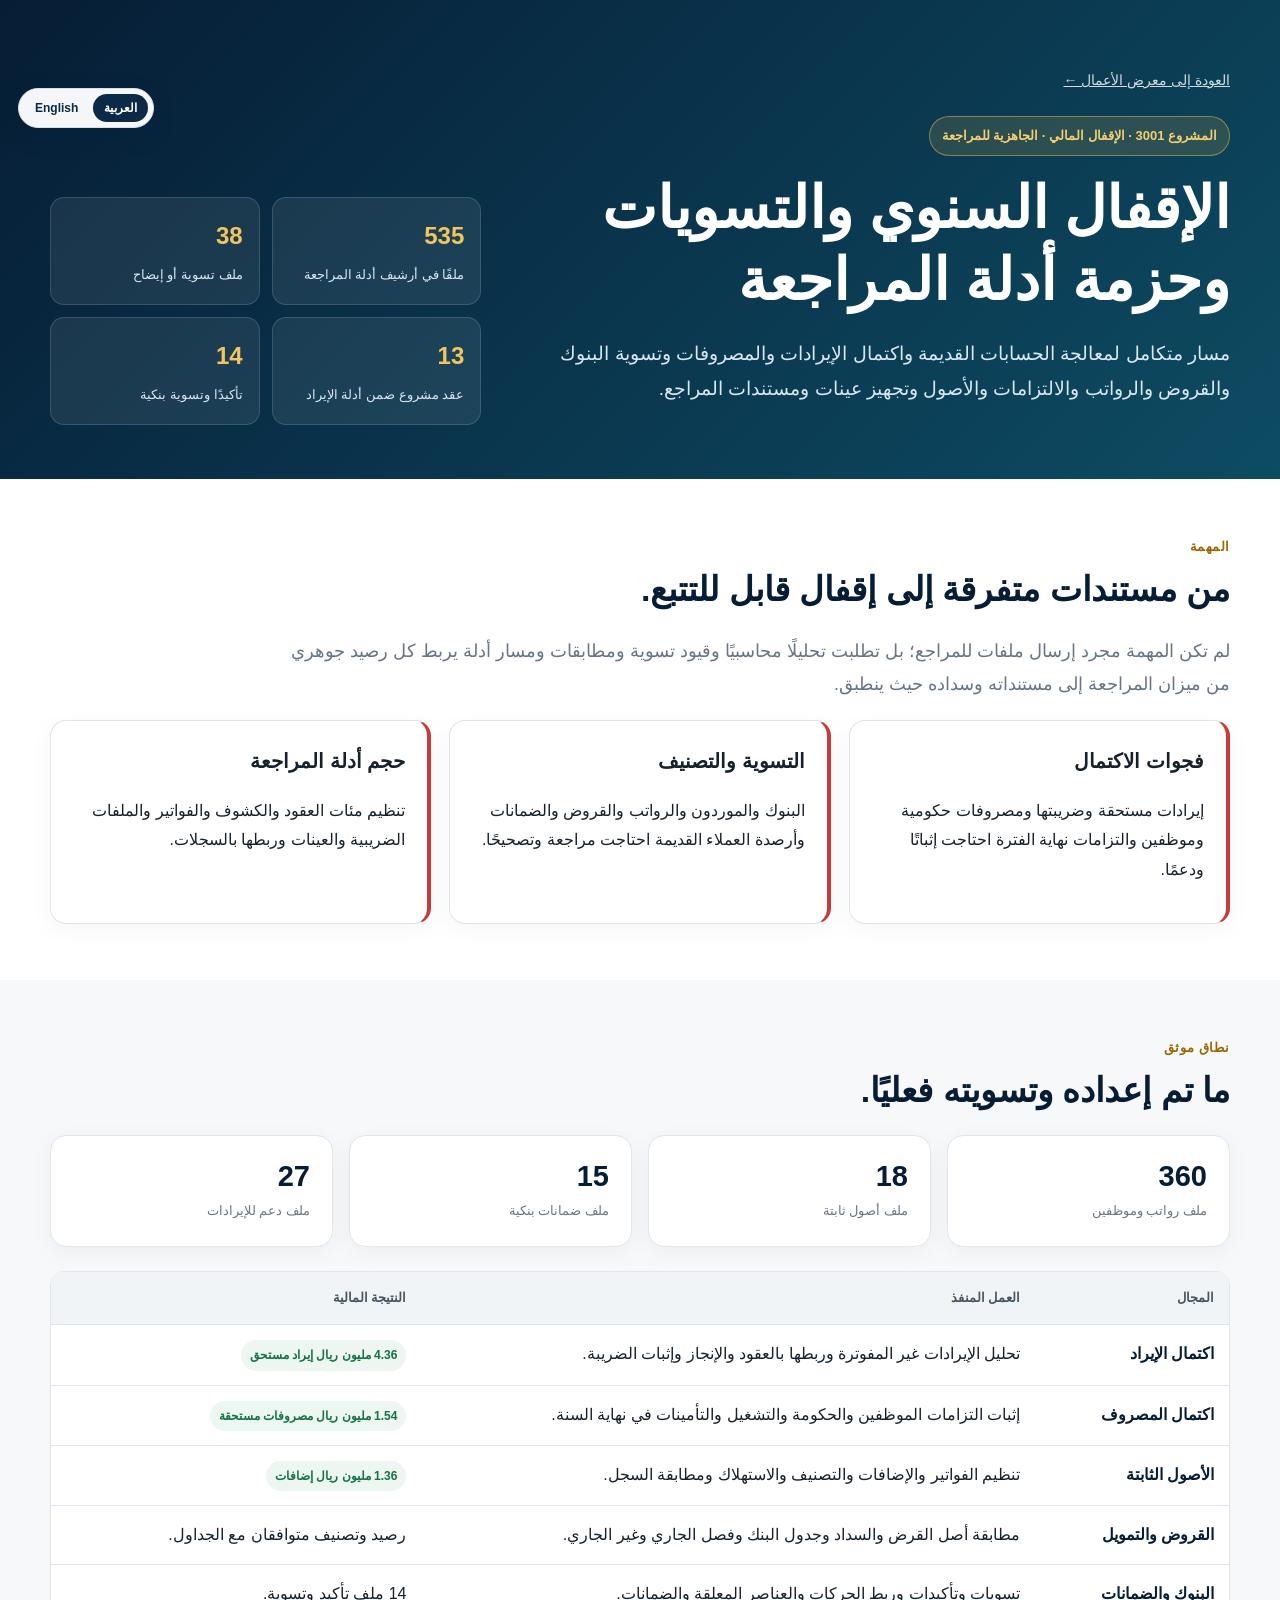
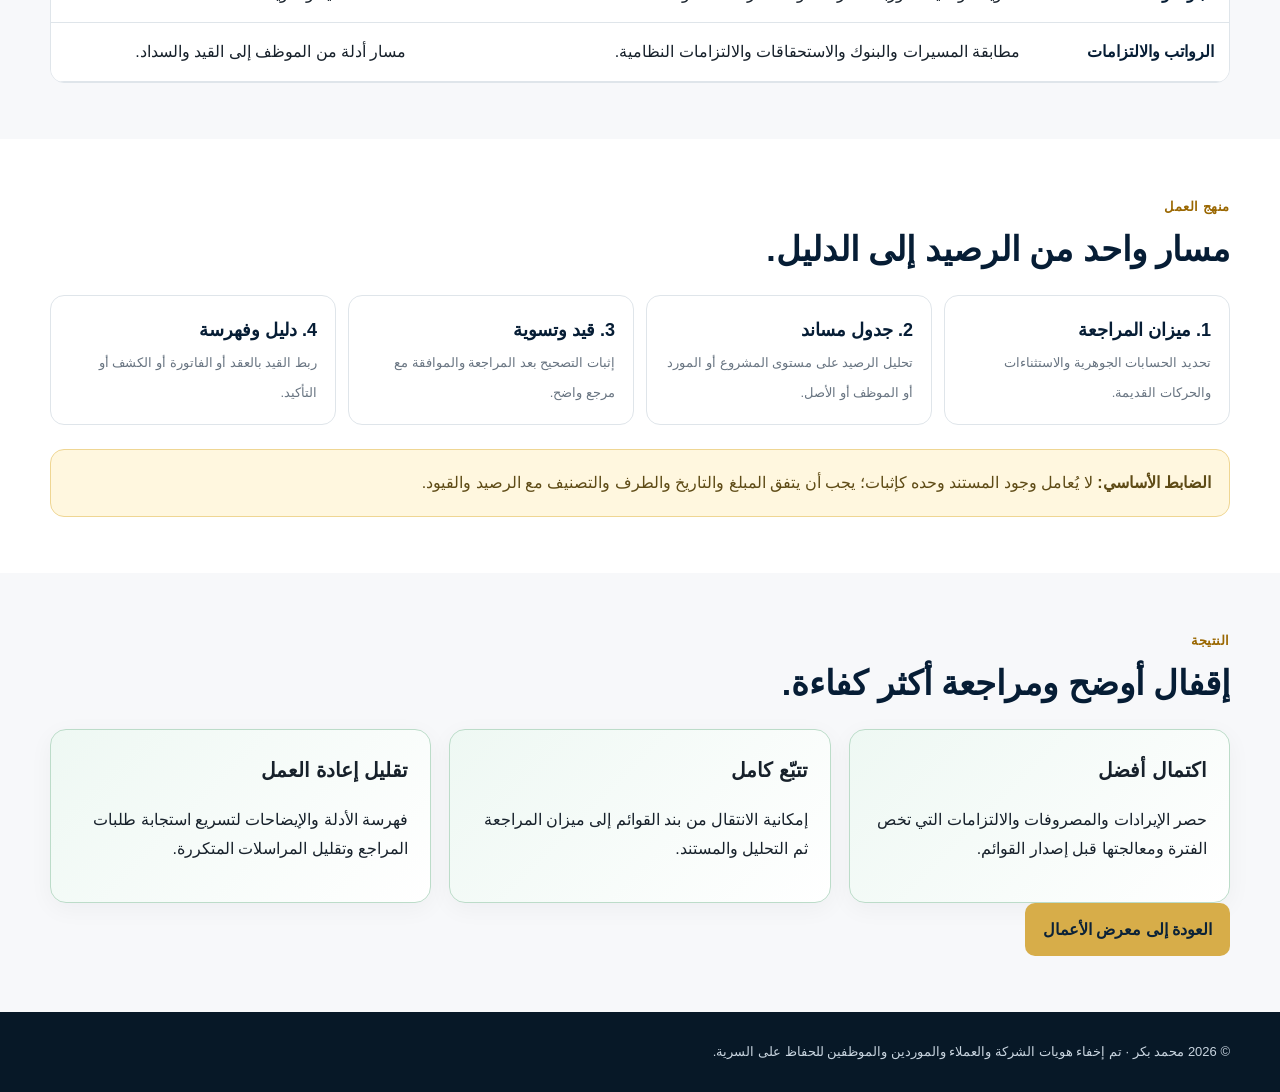
<file: audit-close-case-study-ar.html>
<!doctype html><html lang="ar" dir="rtl"><head><meta charset="utf-8"><meta name="viewport" content="width=device-width,initial-scale=1"><title>دراسة الإقفال السنوي والجاهزية للمراجعة | محمد بكر</title><meta name="description" content="دراسة موثقة للإقفال السنوي والتسويات وتجهيز أدلة المراجعة، تشمل الإيرادات والمصروفات والبنوك والرواتب والضريبة والقروض والأصول."><meta name="robots" content="index,follow"><link rel="canonical" href="https://mohamedbakrfinance.com/audit-close-case-study-ar.html"><link rel="alternate" hreflang="en" href="https://mohamedbakrfinance.com/audit-close-case-study.html"><link rel="alternate" hreflang="ar" href="https://mohamedbakrfinance.com/audit-close-case-study-ar.html"><link rel="icon" href="assets/favicon.svg" type="image/svg+xml"><link rel="stylesheet" href="case-study-ar.css"></head><body>
<section class="hero"><div class="wrap hero-grid"><div><div class="crumb"><a href="index-ar.html#portfolio">العودة إلى معرض الأعمال ←</a></div><span class="badge">المشروع 3001 · الإقفال المالي · الجاهزية للمراجعة</span><h1>الإقفال السنوي والتسويات وحزمة أدلة المراجعة</h1><p class="sub">مسار متكامل لمعالجة الحسابات القديمة واكتمال الإيرادات والمصروفات وتسوية البنوك والقروض والرواتب والالتزامات والأصول وتجهيز عينات ومستندات المراجع.</p></div><div class="hero-kpis"><div class="hk"><b>535</b><span>ملفًا في أرشيف أدلة المراجعة</span></div><div class="hk"><b>38</b><span>ملف تسوية أو إيضاح</span></div><div class="hk"><b>13</b><span>عقد مشروع ضمن أدلة الإيراد</span></div><div class="hk"><b>14</b><span>تأكيدًا وتسوية بنكية</span></div></div></div></section>
<section class="section"><div class="wrap"><div class="eyebrow">المهمة</div><h2>من مستندات متفرقة إلى إقفال قابل للتتبع.</h2><p class="lead">لم تكن المهمة مجرد إرسال ملفات للمراجع؛ بل تطلبت تحليلًا محاسبيًا وقيود تسوية ومطابقات ومسار أدلة يربط كل رصيد جوهري من ميزان المراجعة إلى مستنداته وسداده حيث ينطبق.</p><div class="grid3"><div class="card issue"><h3>فجوات الاكتمال</h3><p>إيرادات مستحقة وضريبتها ومصروفات حكومية وموظفين والتزامات نهاية الفترة احتاجت إثباتًا ودعمًا.</p></div><div class="card issue"><h3>التسوية والتصنيف</h3><p>البنوك والموردون والرواتب والقروض والضمانات وأرصدة العملاء القديمة احتاجت مراجعة وتصحيحًا.</p></div><div class="card issue"><h3>حجم أدلة المراجعة</h3><p>تنظيم مئات العقود والكشوف والفواتير والملفات الضريبية والعينات وربطها بالسجلات.</p></div></div></div></section>
<section class="section soft"><div class="wrap"><div class="eyebrow">نطاق موثق</div><h2>ما تم إعداده وتسويته فعليًا.</h2><div class="grid4"><div class="card metric"><b>360</b><span>ملف رواتب وموظفين</span></div><div class="card metric"><b>18</b><span>ملف أصول ثابتة</span></div><div class="card metric"><b>15</b><span>ملف ضمانات بنكية</span></div><div class="card metric"><b>27</b><span>ملف دعم للإيرادات</span></div></div><div class="table-wrap" style="margin-top:24px"><table><thead><tr><th>المجال</th><th>العمل المنفذ</th><th>النتيجة المالية</th></tr></thead><tbody><tr><td><b>اكتمال الإيراد</b></td><td>تحليل الإيرادات غير المفوترة وربطها بالعقود والإنجاز وإثبات الضريبة.</td><td><span class="pill">4.36 مليون ريال إيراد مستحق</span></td></tr><tr><td><b>اكتمال المصروف</b></td><td>إثبات التزامات الموظفين والحكومة والتشغيل والتأمينات في نهاية السنة.</td><td><span class="pill">1.54 مليون ريال مصروفات مستحقة</span></td></tr><tr><td><b>الأصول الثابتة</b></td><td>تنظيم الفواتير والإضافات والتصنيف والاستهلاك ومطابقة السجل.</td><td><span class="pill">1.36 مليون ريال إضافات</span></td></tr><tr><td><b>القروض والتمويل</b></td><td>مطابقة أصل القرض والسداد وجدول البنك وفصل الجاري وغير الجاري.</td><td>رصيد وتصنيف متوافقان مع الجداول.</td></tr><tr><td><b>البنوك والضمانات</b></td><td>تسويات وتأكيدات وربط الحركات والعناصر المعلقة والضمانات.</td><td>14 ملف تأكيد وتسوية.</td></tr><tr><td><b>الرواتب والالتزامات</b></td><td>مطابقة المسيرات والبنوك والاستحقاقات والالتزامات النظامية.</td><td>مسار أدلة من الموظف إلى القيد والسداد.</td></tr></tbody></table></div></div></section>
<section class="section"><div class="wrap"><div class="eyebrow">منهج العمل</div><h2>مسار واحد من الرصيد إلى الدليل.</h2><div class="flow"><div class="step"><b>1. ميزان المراجعة</b><span>تحديد الحسابات الجوهرية والاستثناءات والحركات القديمة.</span></div><div class="step"><b>2. جدول مساند</b><span>تحليل الرصيد على مستوى المشروع أو المورد أو الموظف أو الأصل.</span></div><div class="step"><b>3. قيد وتسوية</b><span>إثبات التصحيح بعد المراجعة والموافقة مع مرجع واضح.</span></div><div class="step"><b>4. دليل وفهرسة</b><span>ربط القيد بالعقد أو الفاتورة أو الكشف أو التأكيد.</span></div></div><div class="note" style="margin-top:24px"><strong>الضابط الأساسي:</strong> لا يُعامل وجود المستند وحده كإثبات؛ يجب أن يتفق المبلغ والتاريخ والطرف والتصنيف مع الرصيد والقيود.</div></div></section>
<section class="section soft"><div class="wrap"><div class="eyebrow">النتيجة</div><h2>إقفال أوضح ومراجعة أكثر كفاءة.</h2><div class="grid3"><div class="card result"><h3>اكتمال أفضل</h3><p>حصر الإيرادات والمصروفات والالتزامات التي تخص الفترة ومعالجتها قبل إصدار القوائم.</p></div><div class="card result"><h3>تتبّع كامل</h3><p>إمكانية الانتقال من بند القوائم إلى ميزان المراجعة ثم التحليل والمستند.</p></div><div class="card result"><h3>تقليل إعادة العمل</h3><p>فهرسة الأدلة والإيضاحات لتسريع استجابة طلبات المراجع وتقليل المراسلات المتكررة.</p></div></div><a class="cta" href="index-ar.html#portfolio">العودة إلى معرض الأعمال</a></div></section><footer><div class="wrap">© 2026 محمد بكر · تم إخفاء هويات الشركة والعملاء والموردين والموظفين للحفاظ على السرية.</div></footer><script src="language-switch.js"></script></body></html>
</file>
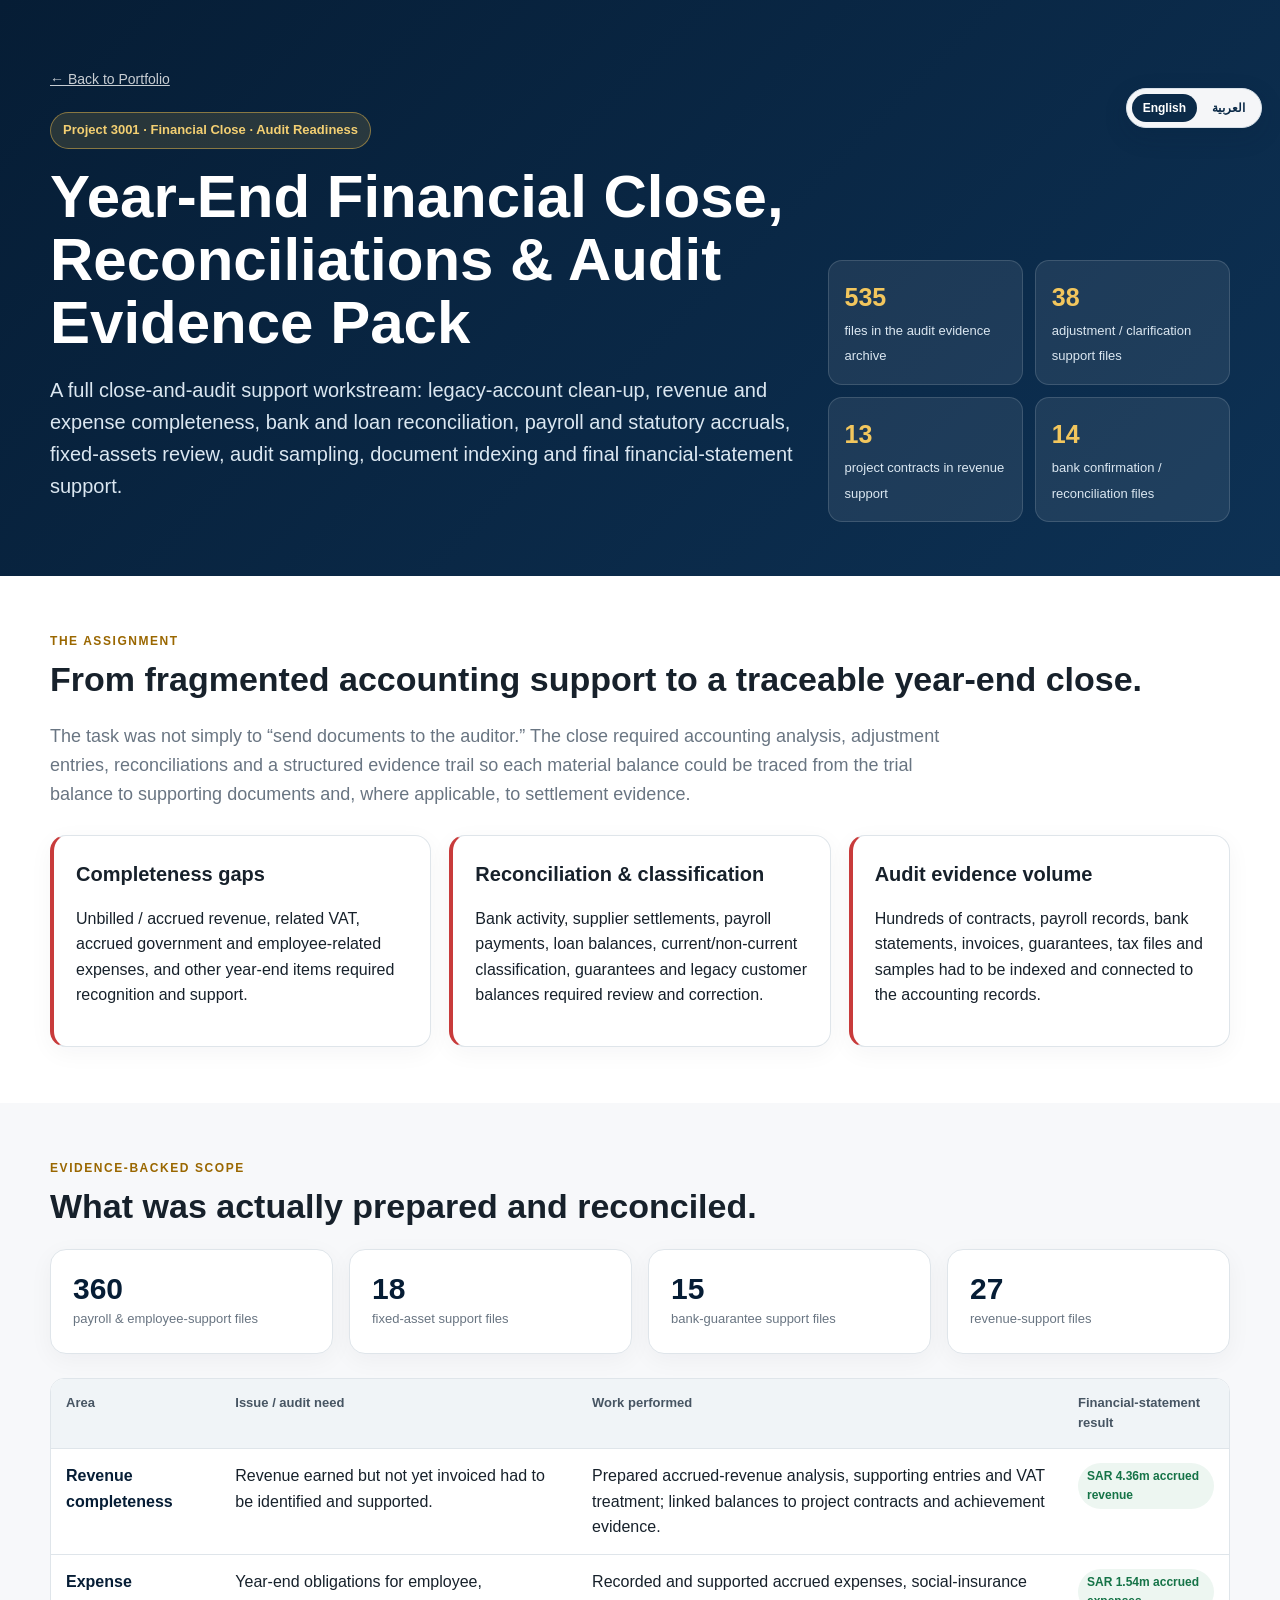
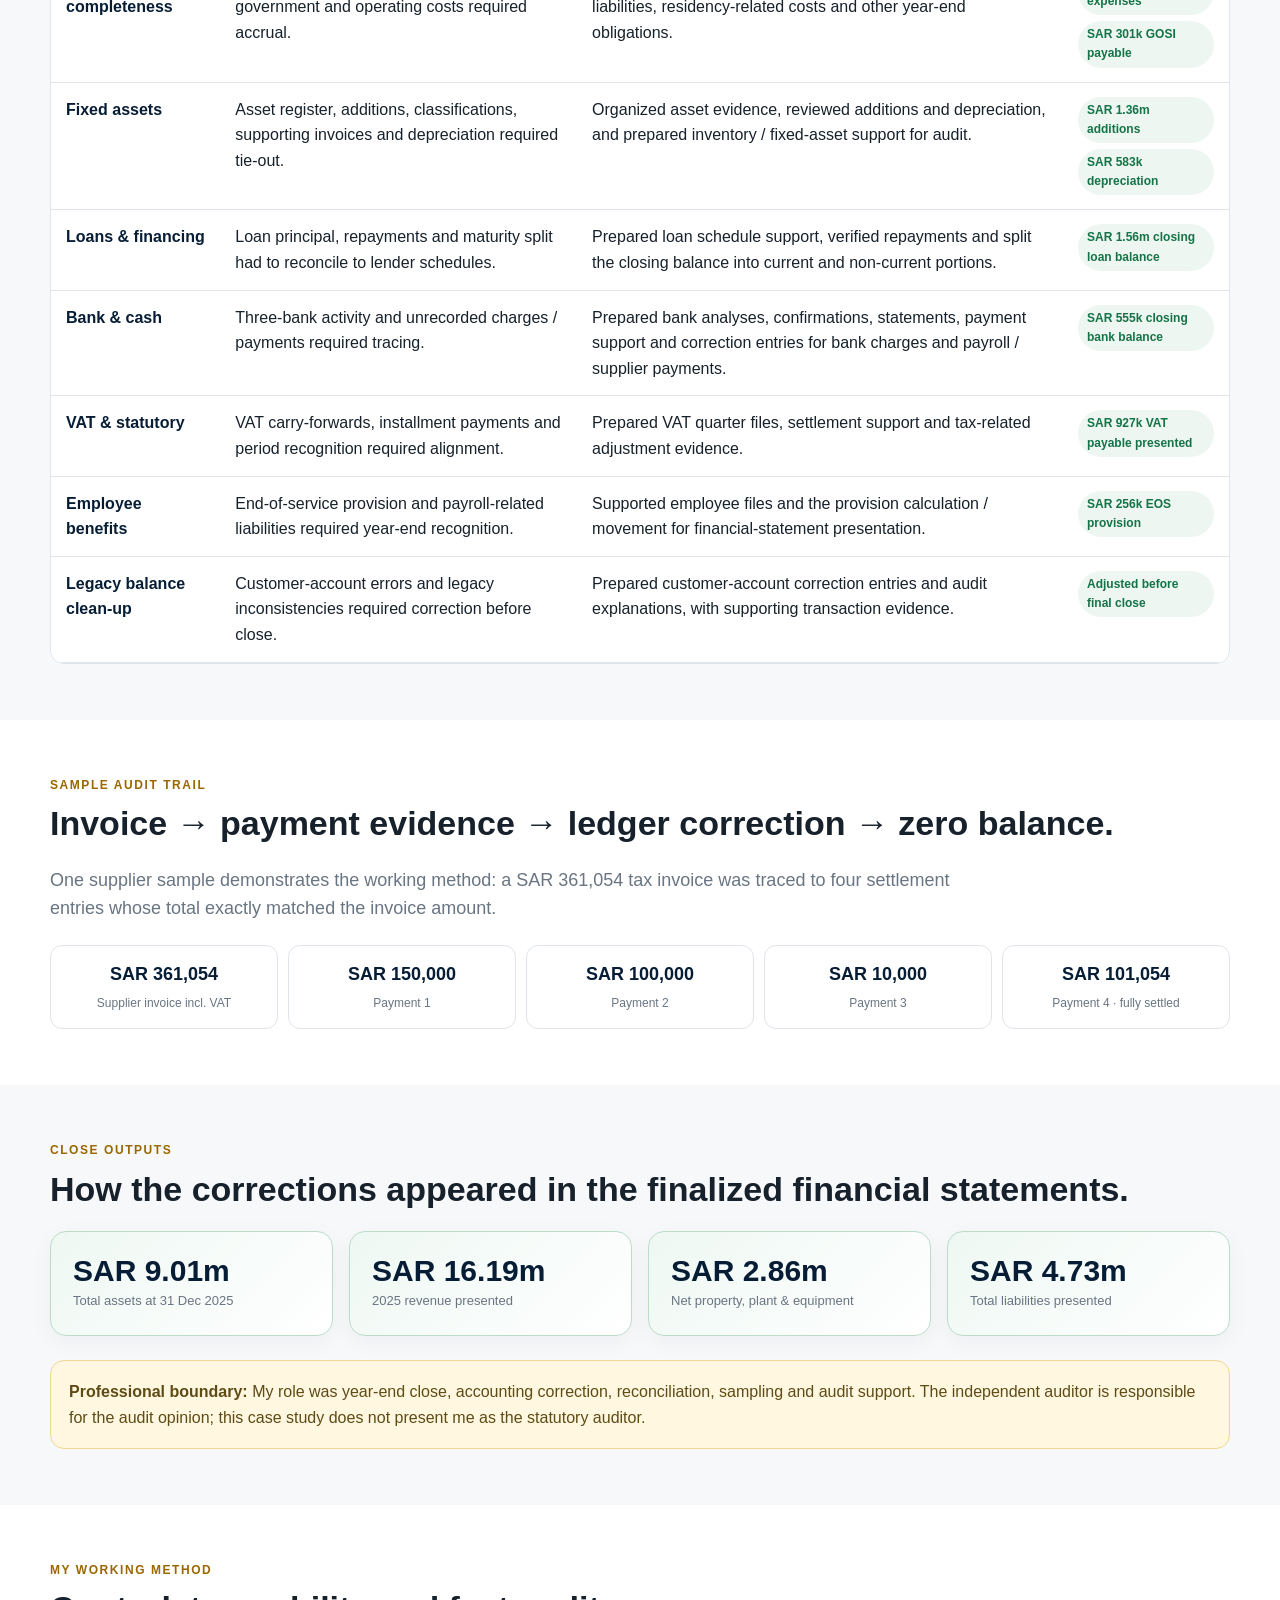
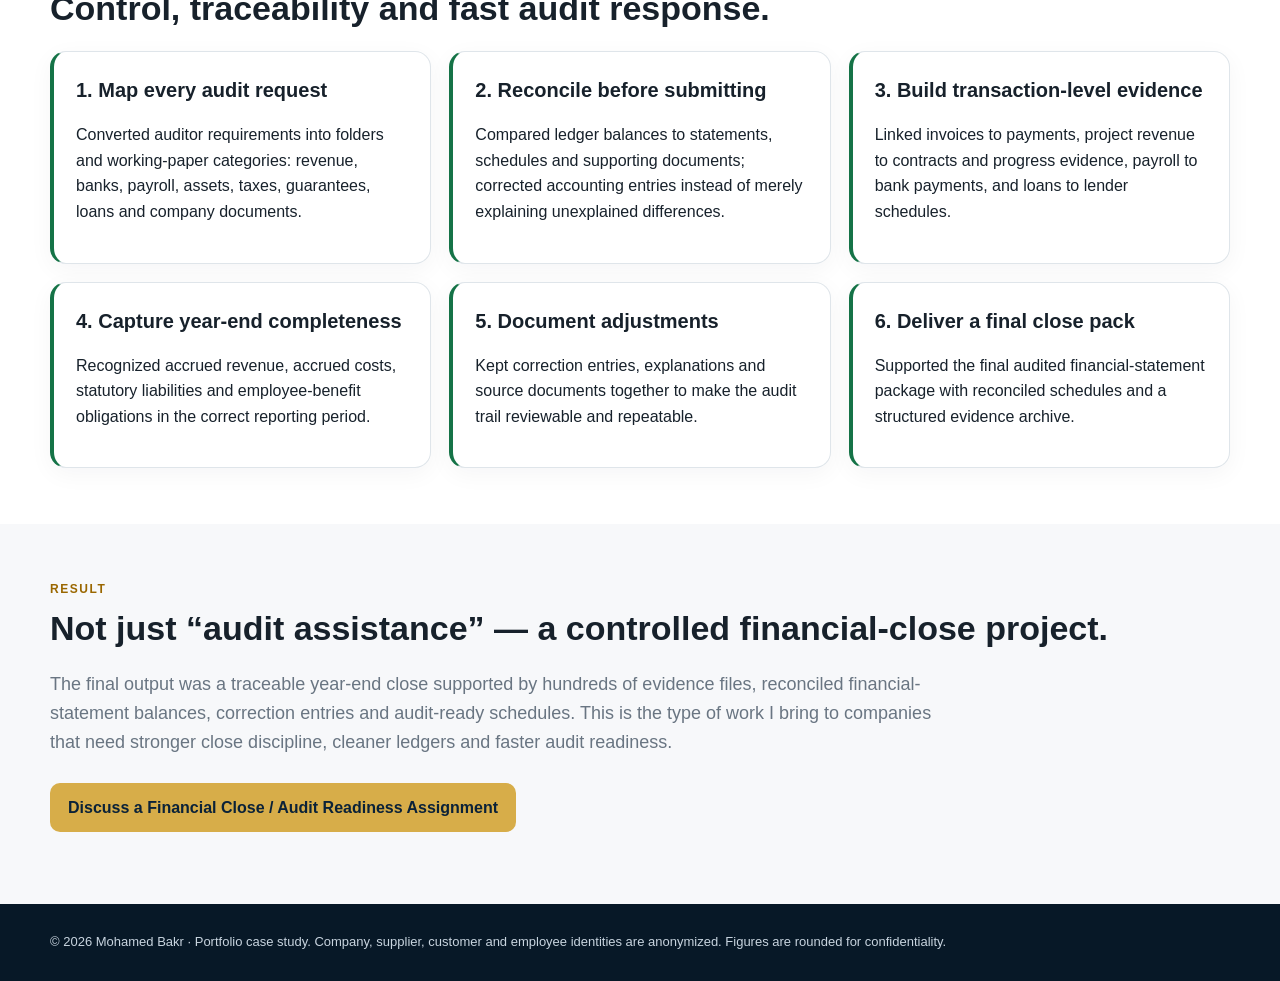
<file: audit-close-case-study.html>
<!doctype html>
<html lang="en">
<head>
  <meta charset="utf-8">
  <meta name="viewport" content="width=device-width,initial-scale=1">
  <title>Year-End Close & Audit Readiness Case Study | Mohamed Bakr Finance</title>
  <meta name="description" content="An evidence-backed year-end close and audit-readiness case study covering reconciliations, adjustment entries, accrued revenue, VAT, loans, payroll, assets and audit support.">
  
<!-- SEO ENHANCEMENT START -->
<meta name="robots" content="index,follow,max-image-preview:large,max-snippet:-1,max-video-preview:-1">
<meta name="author" content="Mohamed Bakr">
<link rel="canonical" href="https://mohamedbakrfinance.com/audit-close-case-study.html">
<link rel="alternate" hreflang="en" href="https://mohamedbakrfinance.com/audit-close-case-study.html">
<link rel="alternate" hreflang="ar" href="https://mohamedbakrfinance.com/audit-close-case-study-ar.html">
<meta property="og:type" content="article">
<meta property="og:site_name" content="Mohamed Bakr Finance">
<meta property="og:title" content="Year-End Close & Audit Readiness Case Study | Mohamed Bakr Finance">
<meta property="og:description" content="An evidence-backed year-end close and audit-readiness case study covering reconciliations, adjustment entries, accrued revenue, VAT, loans, payroll, assets and audit support.">
<meta property="og:url" content="https://mohamedbakrfinance.com/audit-close-case-study.html">
<meta property="og:image" content="https://mohamedbakrfinance.com/assets/executive-kpi.png">
<meta property="og:locale" content="en_US">
<meta property="og:locale:alternate" content="ar_SA">
<meta name="twitter:card" content="summary_large_image">
<meta name="twitter:title" content="Year-End Close & Audit Readiness Case Study | Mohamed Bakr Finance">
<meta name="twitter:description" content="An evidence-backed year-end close and audit-readiness case study covering reconciliations, adjustment entries, accrued revenue, VAT, loans, payroll, assets and audit support.">
<meta name="twitter:image" content="https://mohamedbakrfinance.com/assets/executive-kpi.png">
<link rel="icon" href="assets/favicon.svg" type="image/svg+xml">
<script type="application/ld+json">
{
  "@context": "https://schema.org",
  "@type": "Article",
  "@id": "https://mohamedbakrfinance.com/audit-close-case-study.html#article",
  "headline": "Year-End Financial Close, Reconciliations & Audit Evidence Pack",
  "description": "An evidence-backed year-end close and audit-readiness case study covering reconciliations, adjustment entries, accrued revenue, VAT, loans, payroll, assets and audit support.",
  "url": "https://mohamedbakrfinance.com/audit-close-case-study.html",
  "mainEntityOfPage": "https://mohamedbakrfinance.com/audit-close-case-study.html",
  "image": [
    "https://mohamedbakrfinance.com/assets/executive-kpi.png"
  ],
  "dateModified": "2026-09-03",
  "author": {
    "@type": "Person",
    "@id": "https://mohamedbakrfinance.com/#person",
    "name": "Mohamed Bakr",
    "url": "https://mohamedbakrfinance.com/"
  },
  "publisher": {
    "@type": "Person",
    "@id": "https://mohamedbakrfinance.com/#person",
    "name": "Mohamed Bakr"
  },
  "about": [
    "Financial Close",
    "Audit Readiness",
    "Reconciliations",
    "IFRS",
    "Financial Reporting"
  ],
  "isPartOf": {
    "@type": "WebSite",
    "@id": "https://mohamedbakrfinance.com/#website",
    "name": "Mohamed Bakr Finance",
    "url": "https://mohamedbakrfinance.com/"
  }
}
</script>
<!-- SEO ENHANCEMENT END -->

<style>
    :root{--navy:#061d35;--navy2:#0d3154;--gold:#d7ad49;--paper:#f7f8fa;--ink:#17212b;--muted:#697582;--line:#dfe5ea;--good:#157347;--warn:#9a6700}
    *{box-sizing:border-box}
    body{margin:0;font-family:Arial,Helvetica,sans-serif;color:var(--ink);background:#fff;line-height:1.6}
    a{color:inherit}
    .hero{background:linear-gradient(135deg,var(--navy),var(--navy2));color:#fff;padding:68px 22px 54px}
    .wrap{max-width:1180px;margin:auto}
    .crumb{font-size:14px;opacity:.78;margin-bottom:22px}
    .badge{display:inline-block;background:rgba(215,173,73,.16);border:1px solid rgba(215,173,73,.55);color:#f3cf72;border-radius:999px;padding:7px 12px;font-weight:700;font-size:13px}
    h1{font-size:clamp(34px,5vw,60px);line-height:1.05;margin:16px 0}
    .sub{font-size:20px;max-width:900px;color:#dbe7f1}
    .hero-grid{display:grid;grid-template-columns:1.3fr .7fr;gap:30px;align-items:end}
    .hero-kpis{display:grid;grid-template-columns:repeat(2,1fr);gap:12px}
    .hk{background:rgba(255,255,255,.08);border:1px solid rgba(255,255,255,.14);padding:16px;border-radius:14px}
    .hk b{display:block;font-size:25px;color:#f2c65d}.hk span{font-size:13px;color:#dbe7f1}
    .section{padding:56px 22px}
    .soft{background:var(--paper)}
    .eyebrow{text-transform:uppercase;letter-spacing:.13em;font-size:12px;font-weight:800;color:var(--warn)}
    h2{font-size:34px;line-height:1.2;margin:8px 0 22px}
    h3{margin:0 0 8px;font-size:20px}
    .lead{font-size:18px;color:var(--muted);max-width:900px}
    .grid3{display:grid;grid-template-columns:repeat(3,1fr);gap:18px}
    .grid4{display:grid;grid-template-columns:repeat(4,1fr);gap:16px}
    .card{border:1px solid var(--line);border-radius:16px;padding:22px;background:#fff;box-shadow:0 6px 24px rgba(6,29,53,.045)}
    .metric b{display:block;font-size:30px;color:var(--navy);line-height:1.1}.metric span{color:var(--muted);font-size:13px}
    .issue{border-left:4px solid #c83b3b}
    .fix{border-left:4px solid var(--good)}
    .evidence{border-left:4px solid var(--gold)}
    .table-wrap{overflow:auto;border:1px solid var(--line);border-radius:14px}
    table{border-collapse:collapse;width:100%;min-width:850px;background:#fff}
    th,td{padding:14px 15px;border-bottom:1px solid var(--line);text-align:left;vertical-align:top}
    th{background:#f0f4f7;font-size:13px;color:#475563}
    td b{color:var(--navy)}
    .pill{display:inline-block;padding:4px 9px;border-radius:999px;background:#edf6f1;color:var(--good);font-weight:700;font-size:12px}
    .trace{display:grid;grid-template-columns:repeat(5,1fr);gap:10px;align-items:stretch}
    .step{border:1px solid var(--line);border-radius:12px;padding:14px;background:#fff;text-align:center}
    .step b{display:block;font-size:18px;color:var(--navy)}
    .step .small{font-size:12px;color:var(--muted)}
    .arrow{display:none}
    .note{background:#fff7df;border:1px solid #efd693;border-radius:14px;padding:18px;color:#5e4b16}
    .result{background:linear-gradient(135deg,#eef8f3,#fff);border:1px solid #bcdcc9}
    .cta{display:inline-block;background:var(--gold);color:#0b2238;text-decoration:none;font-weight:800;padding:12px 18px;border-radius:10px}
    footer{background:#071827;color:#c8d4df;padding:28px 22px;font-size:13px}
    @media(max-width:900px){.hero-grid,.grid3,.grid4{grid-template-columns:1fr}.trace{grid-template-columns:1fr 1fr}.hero-kpis{grid-template-columns:1fr 1fr}}
    @media(max-width:560px){.trace,.hero-kpis{grid-template-columns:1fr}h2{font-size:28px}}
  </style>
</head>
<body>
  <section class="hero">
    <div class="wrap hero-grid">
      <div>
        <div class="crumb"><a href="index.html#portfolio">← Back to Portfolio</a></div>
        <span class="badge">Project 3001 · Financial Close · Audit Readiness</span>
        <h1>Year-End Financial Close, Reconciliations & Audit Evidence Pack</h1>
        <p class="sub">A full close-and-audit support workstream: legacy-account clean-up, revenue and expense completeness, bank and loan reconciliation, payroll and statutory accruals, fixed-assets review, audit sampling, document indexing and final financial-statement support.</p>
      </div>
      <div class="hero-kpis">
        <div class="hk"><b>535</b><span>files in the audit evidence archive</span></div>
        <div class="hk"><b>38</b><span>adjustment / clarification support files</span></div>
        <div class="hk"><b>13</b><span>project contracts in revenue support</span></div>
        <div class="hk"><b>14</b><span>bank confirmation / reconciliation files</span></div>
      </div>
    </div>
  </section>

  <section class="section">
    <div class="wrap">
      <div class="eyebrow">The assignment</div>
      <h2>From fragmented accounting support to a traceable year-end close.</h2>
      <p class="lead">The task was not simply to “send documents to the auditor.” The close required accounting analysis, adjustment entries, reconciliations and a structured evidence trail so each material balance could be traced from the trial balance to supporting documents and, where applicable, to settlement evidence.</p>
      <div class="grid3" style="margin-top:26px">
        <div class="card issue"><h3>Completeness gaps</h3><p>Unbilled / accrued revenue, related VAT, accrued government and employee-related expenses, and other year-end items required recognition and support.</p></div>
        <div class="card issue"><h3>Reconciliation & classification</h3><p>Bank activity, supplier settlements, payroll payments, loan balances, current/non-current classification, guarantees and legacy customer balances required review and correction.</p></div>
        <div class="card issue"><h3>Audit evidence volume</h3><p>Hundreds of contracts, payroll records, bank statements, invoices, guarantees, tax files and samples had to be indexed and connected to the accounting records.</p></div>
      </div>
    </div>
  </section>

  <section class="section soft">
    <div class="wrap">
      <div class="eyebrow">Evidence-backed scope</div>
      <h2>What was actually prepared and reconciled.</h2>
      <div class="grid4">
        <div class="card metric"><b>360</b><span>payroll & employee-support files</span></div>
        <div class="card metric"><b>18</b><span>fixed-asset support files</span></div>
        <div class="card metric"><b>15</b><span>bank-guarantee support files</span></div>
        <div class="card metric"><b>27</b><span>revenue-support files</span></div>
      </div>

      <div class="table-wrap" style="margin-top:24px">
        <table>
          <thead><tr><th>Area</th><th>Issue / audit need</th><th>Work performed</th><th>Financial-statement result</th></tr></thead>
          <tbody>
            <tr>
              <td><b>Revenue completeness</b></td>
              <td>Revenue earned but not yet invoiced had to be identified and supported.</td>
              <td>Prepared accrued-revenue analysis, supporting entries and VAT treatment; linked balances to project contracts and achievement evidence.</td>
              <td><span class="pill">SAR 4.36m accrued revenue</span></td>
            </tr>
            <tr>
              <td><b>Expense completeness</b></td>
              <td>Year-end obligations for employee, government and operating costs required accrual.</td>
              <td>Recorded and supported accrued expenses, social-insurance liabilities, residency-related costs and other year-end obligations.</td>
              <td><span class="pill">SAR 1.54m accrued expenses</span><br><span class="pill" style="margin-top:6px">SAR 301k GOSI payable</span></td>
            </tr>
            <tr>
              <td><b>Fixed assets</b></td>
              <td>Asset register, additions, classifications, supporting invoices and depreciation required tie-out.</td>
              <td>Organized asset evidence, reviewed additions and depreciation, and prepared inventory / fixed-asset support for audit.</td>
              <td><span class="pill">SAR 1.36m additions</span><br><span class="pill" style="margin-top:6px">SAR 583k depreciation</span></td>
            </tr>
            <tr>
              <td><b>Loans & financing</b></td>
              <td>Loan principal, repayments and maturity split had to reconcile to lender schedules.</td>
              <td>Prepared loan schedule support, verified repayments and split the closing balance into current and non-current portions.</td>
              <td><span class="pill">SAR 1.56m closing loan balance</span></td>
            </tr>
            <tr>
              <td><b>Bank & cash</b></td>
              <td>Three-bank activity and unrecorded charges / payments required tracing.</td>
              <td>Prepared bank analyses, confirmations, statements, payment support and correction entries for bank charges and payroll / supplier payments.</td>
              <td><span class="pill">SAR 555k closing bank balance</span></td>
            </tr>
            <tr>
              <td><b>VAT & statutory</b></td>
              <td>VAT carry-forwards, installment payments and period recognition required alignment.</td>
              <td>Prepared VAT quarter files, settlement support and tax-related adjustment evidence.</td>
              <td><span class="pill">SAR 927k VAT payable presented</span></td>
            </tr>
            <tr>
              <td><b>Employee benefits</b></td>
              <td>End-of-service provision and payroll-related liabilities required year-end recognition.</td>
              <td>Supported employee files and the provision calculation / movement for financial-statement presentation.</td>
              <td><span class="pill">SAR 256k EOS provision</span></td>
            </tr>
            <tr>
              <td><b>Legacy balance clean-up</b></td>
              <td>Customer-account errors and legacy inconsistencies required correction before close.</td>
              <td>Prepared customer-account correction entries and audit explanations, with supporting transaction evidence.</td>
              <td><span class="pill">Adjusted before final close</span></td>
            </tr>
          </tbody>
        </table>
      </div>
    </div>
  </section>

  <section class="section">
    <div class="wrap">
      <div class="eyebrow">Sample audit trail</div>
      <h2>Invoice → payment evidence → ledger correction → zero balance.</h2>
      <p class="lead">One supplier sample demonstrates the working method: a SAR 361,054 tax invoice was traced to four settlement entries whose total exactly matched the invoice amount.</p>
      <div class="trace" style="margin-top:22px">
        <div class="step"><b>SAR 361,054</b><span class="small">Supplier invoice incl. VAT</span></div>
        <div class="step"><b>SAR 150,000</b><span class="small">Payment 1</span></div>
        <div class="step"><b>SAR 100,000</b><span class="small">Payment 2</span></div>
        <div class="step"><b>SAR 10,000</b><span class="small">Payment 3</span></div>
        <div class="step"><b>SAR 101,054</b><span class="small">Payment 4 · fully settled</span></div>
      </div>
    </div>
  </section>

  <section class="section soft">
    <div class="wrap">
      <div class="eyebrow">Close outputs</div>
      <h2>How the corrections appeared in the finalized financial statements.</h2>
      <div class="grid4">
        <div class="card metric result"><b>SAR 9.01m</b><span>Total assets at 31 Dec 2025</span></div>
        <div class="card metric result"><b>SAR 16.19m</b><span>2025 revenue presented</span></div>
        <div class="card metric result"><b>SAR 2.86m</b><span>Net property, plant & equipment</span></div>
        <div class="card metric result"><b>SAR 4.73m</b><span>Total liabilities presented</span></div>
      </div>
      <div class="note" style="margin-top:24px">
        <b>Professional boundary:</b> My role was year-end close, accounting correction, reconciliation, sampling and audit support. The independent auditor is responsible for the audit opinion; this case study does not present me as the statutory auditor.
      </div>
    </div>
  </section>

  <section class="section">
    <div class="wrap">
      <div class="eyebrow">My working method</div>
      <h2>Control, traceability and fast audit response.</h2>
      <div class="grid3">
        <div class="card fix"><h3>1. Map every audit request</h3><p>Converted auditor requirements into folders and working-paper categories: revenue, banks, payroll, assets, taxes, guarantees, loans and company documents.</p></div>
        <div class="card fix"><h3>2. Reconcile before submitting</h3><p>Compared ledger balances to statements, schedules and supporting documents; corrected accounting entries instead of merely explaining unexplained differences.</p></div>
        <div class="card fix"><h3>3. Build transaction-level evidence</h3><p>Linked invoices to payments, project revenue to contracts and progress evidence, payroll to bank payments, and loans to lender schedules.</p></div>
        <div class="card fix"><h3>4. Capture year-end completeness</h3><p>Recognized accrued revenue, accrued costs, statutory liabilities and employee-benefit obligations in the correct reporting period.</p></div>
        <div class="card fix"><h3>5. Document adjustments</h3><p>Kept correction entries, explanations and source documents together to make the audit trail reviewable and repeatable.</p></div>
        <div class="card fix"><h3>6. Deliver a final close pack</h3><p>Supported the final audited financial-statement package with reconciled schedules and a structured evidence archive.</p></div>
      </div>
    </div>
  </section>

  <section class="section soft">
    <div class="wrap">
      <div class="eyebrow">Result</div>
      <h2>Not just “audit assistance” — a controlled financial-close project.</h2>
      <p class="lead">The final output was a traceable year-end close supported by hundreds of evidence files, reconciled financial-statement balances, correction entries and audit-ready schedules. This is the type of work I bring to companies that need stronger close discipline, cleaner ledgers and faster audit readiness.</p>
      <p style="margin-top:26px"><a class="cta" href="index.html#contact">Discuss a Financial Close / Audit Readiness Assignment</a></p>
    </div>
  </section>

  <footer><div class="wrap">© 2026 Mohamed Bakr · Portfolio case study. Company, supplier, customer and employee identities are anonymized. Figures are rounded for confidentiality.</div></footer>
<script src="language-switch.js"></script>
</body>
</html>
</file>
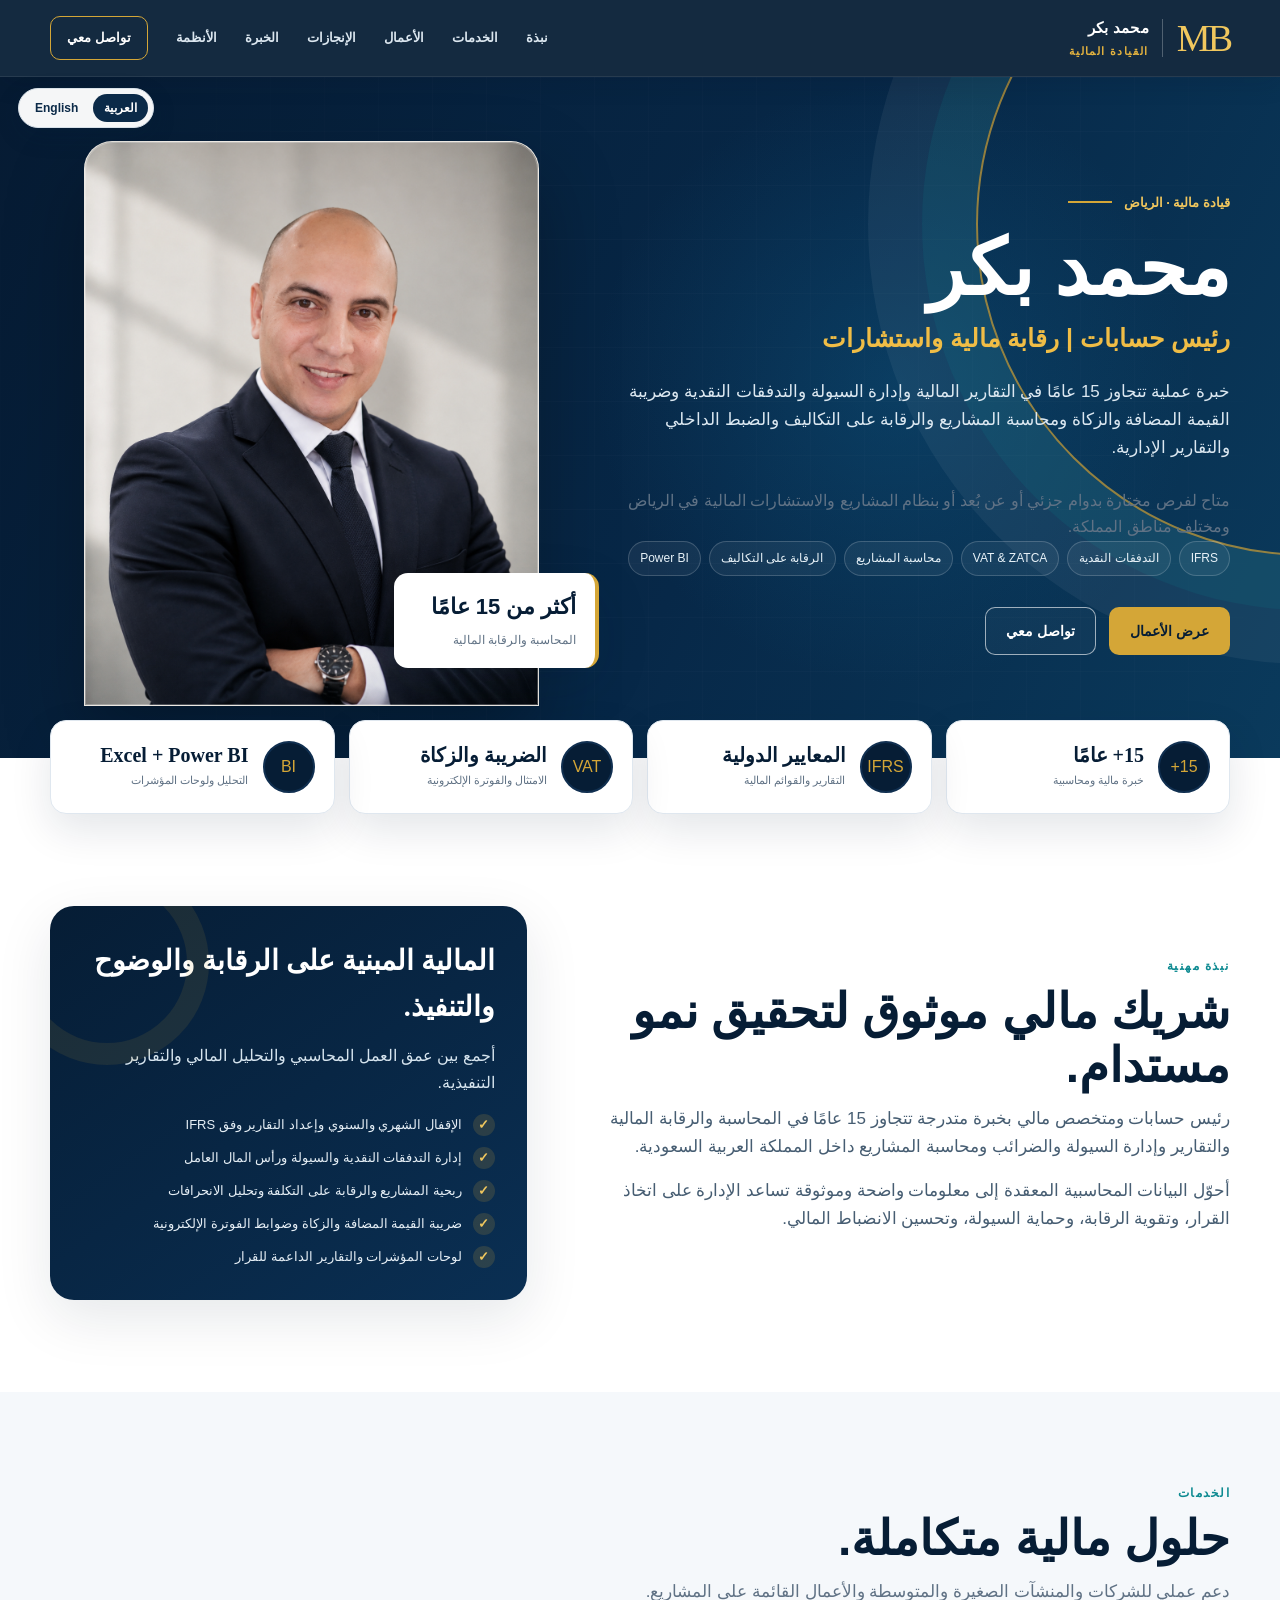
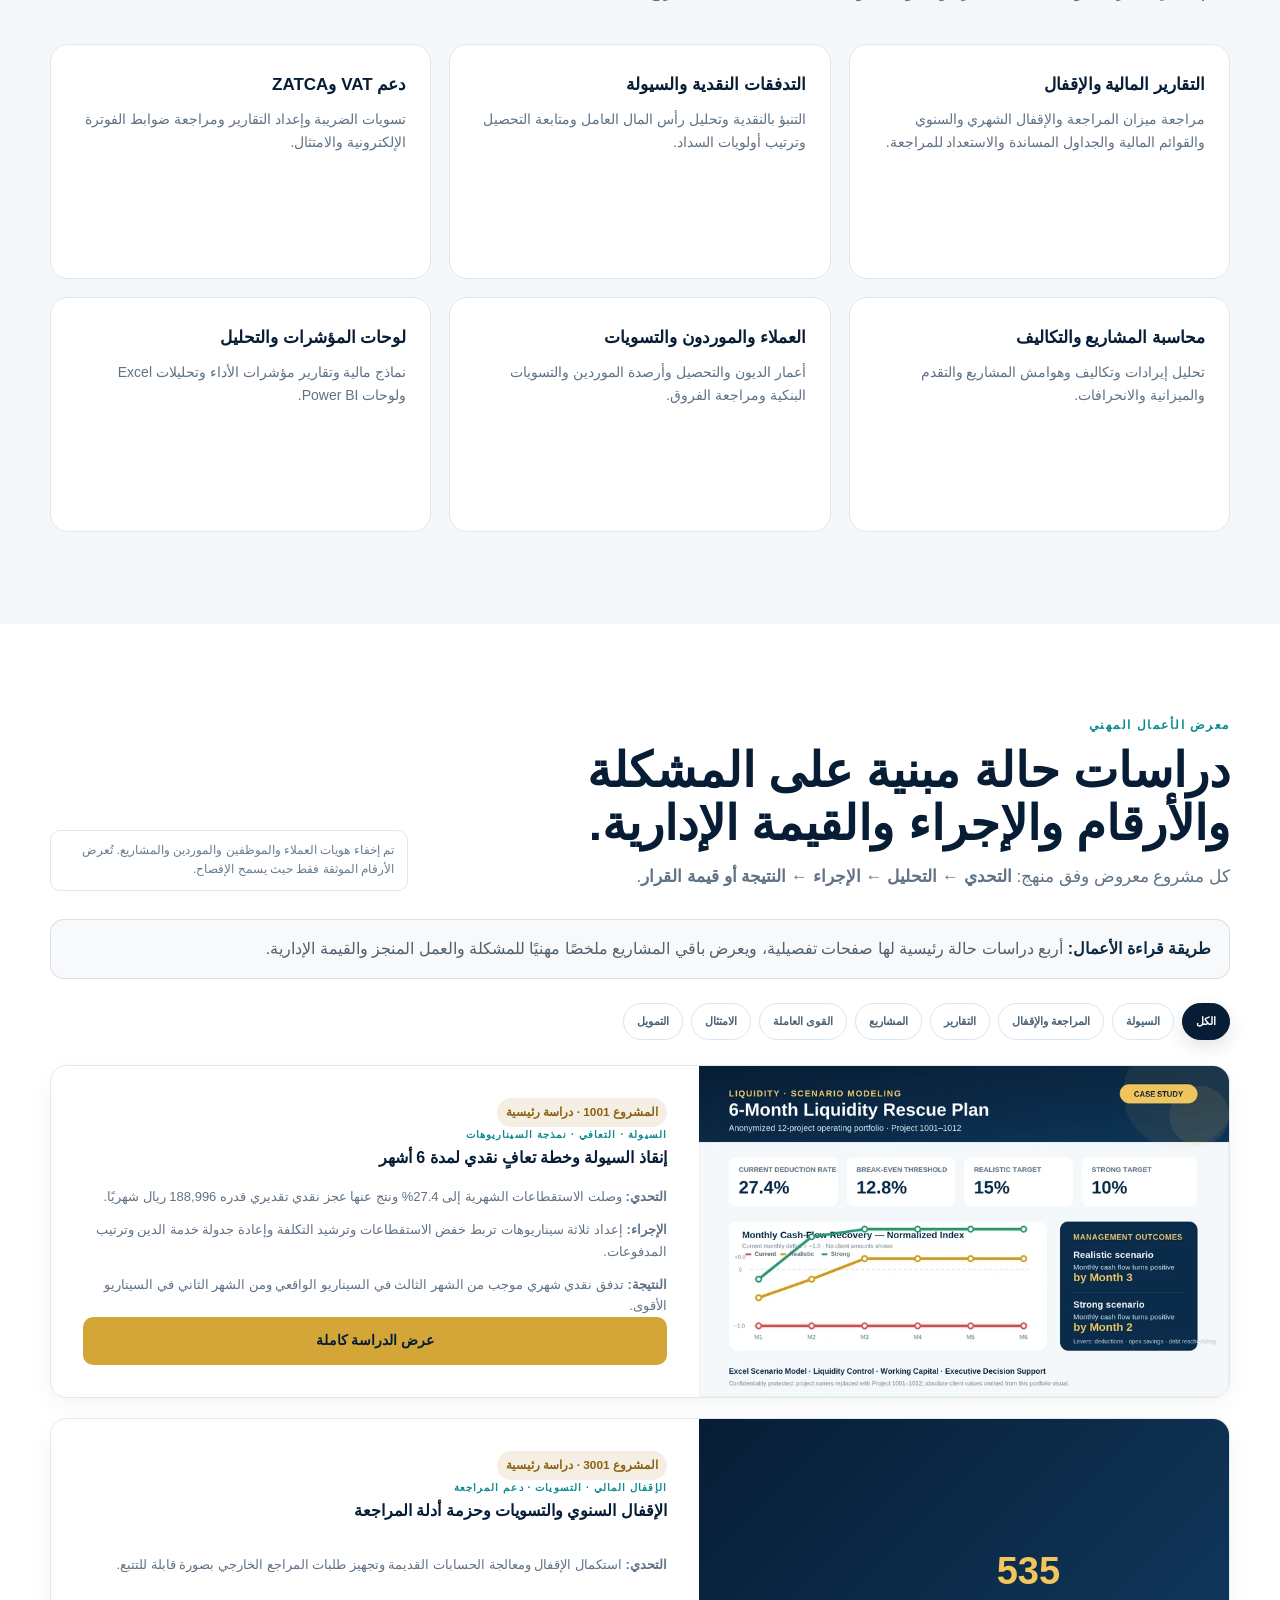
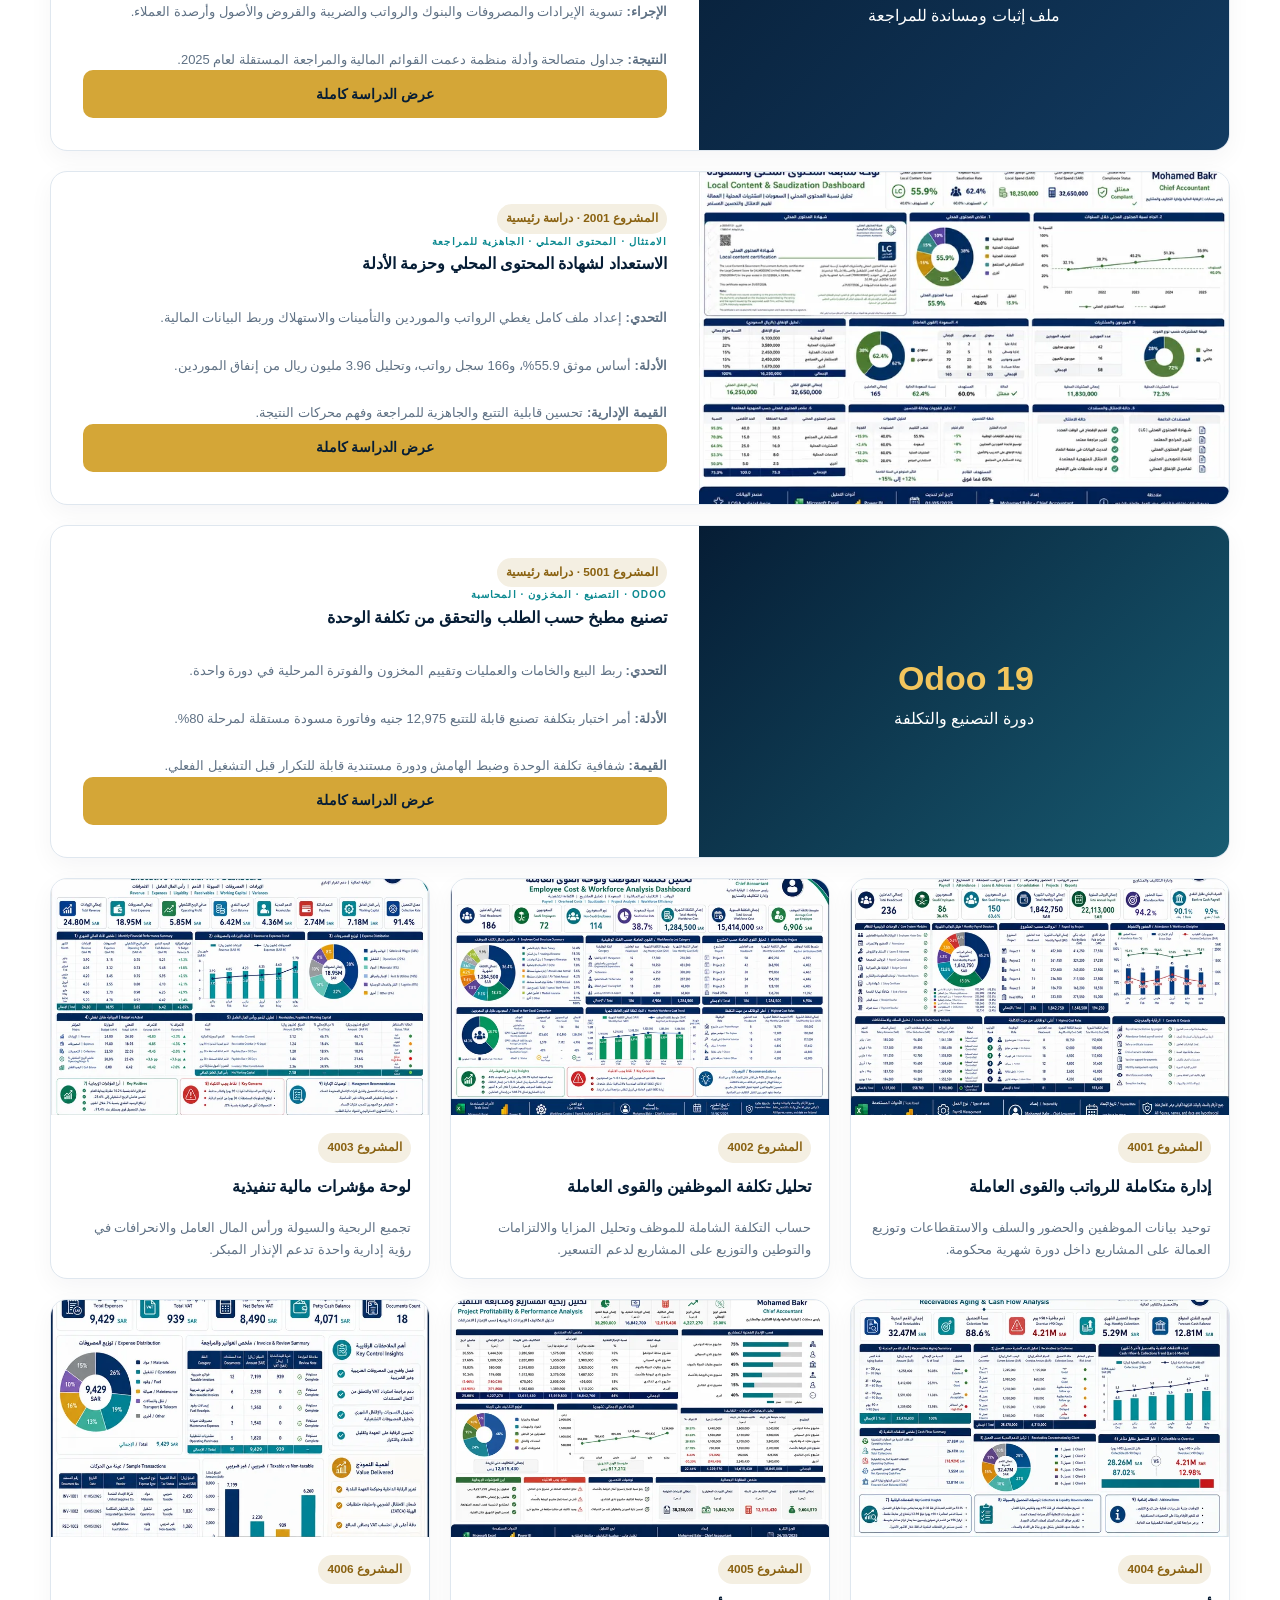
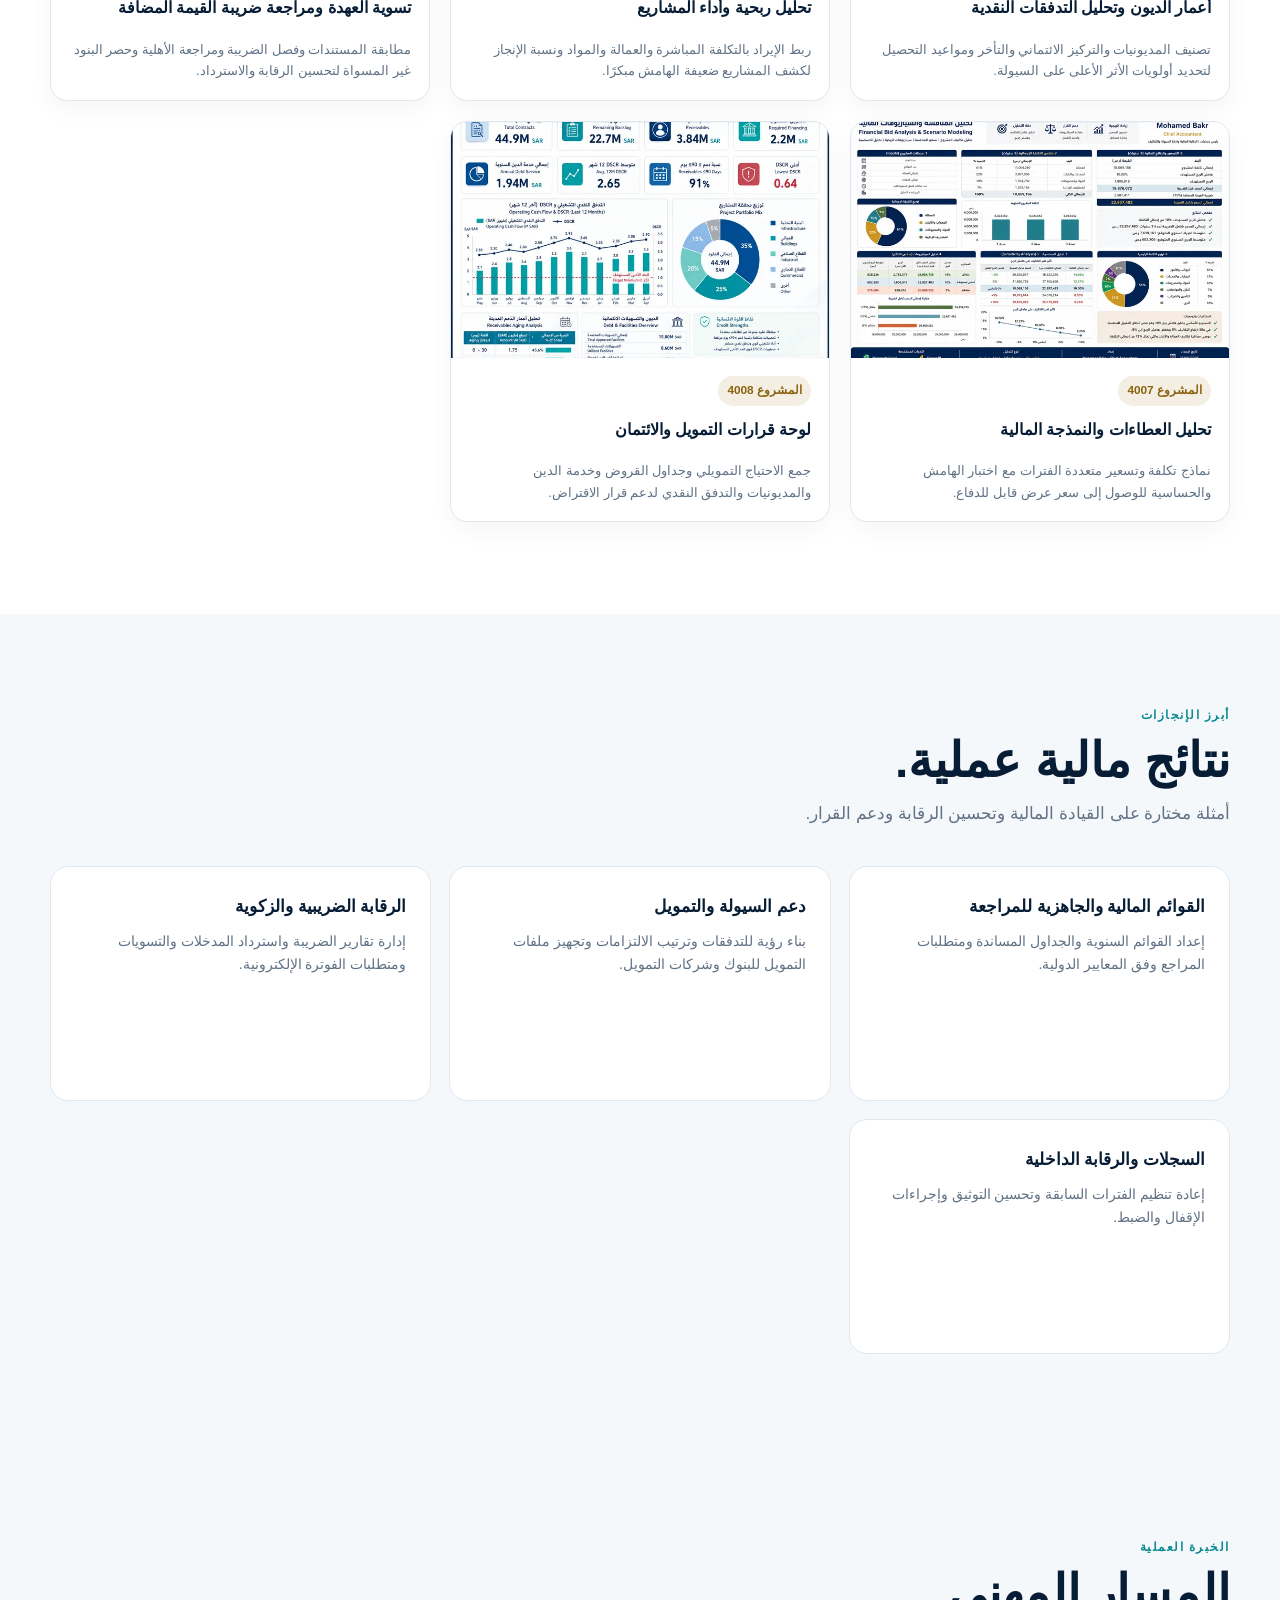
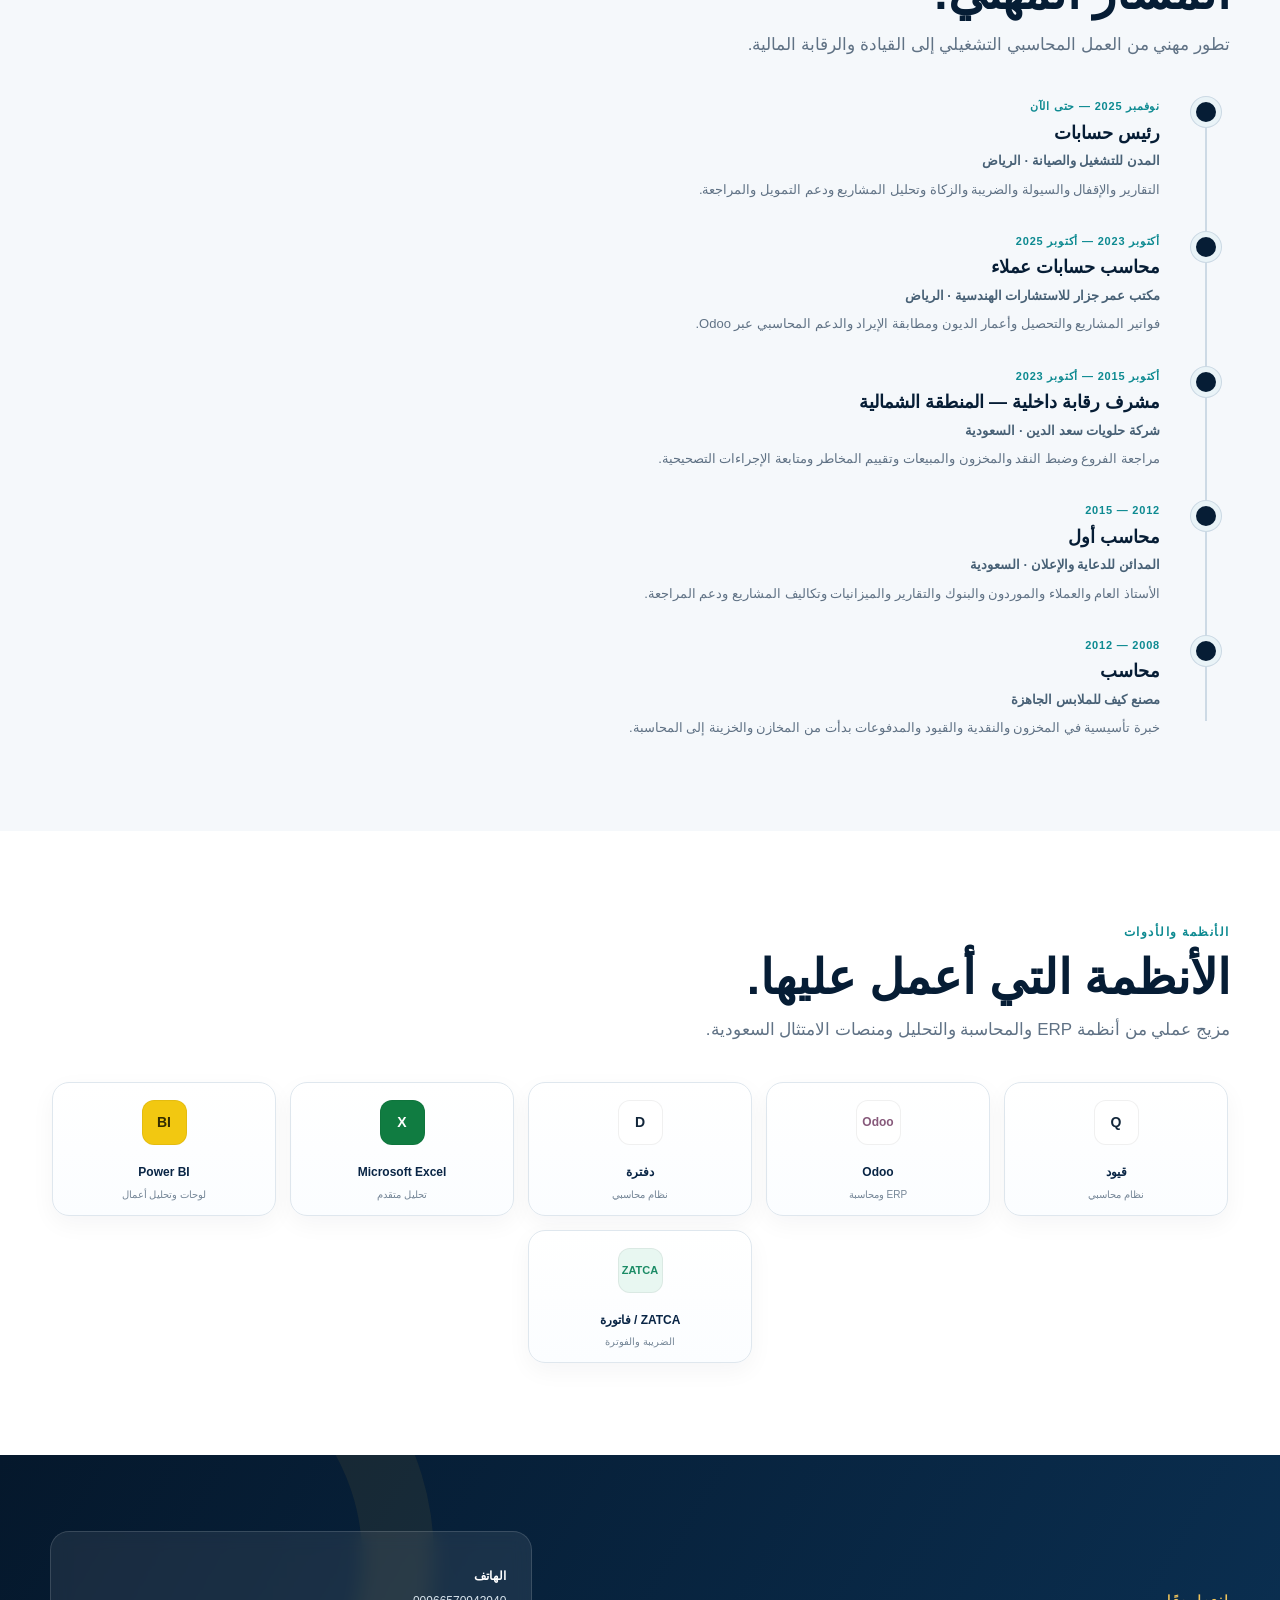
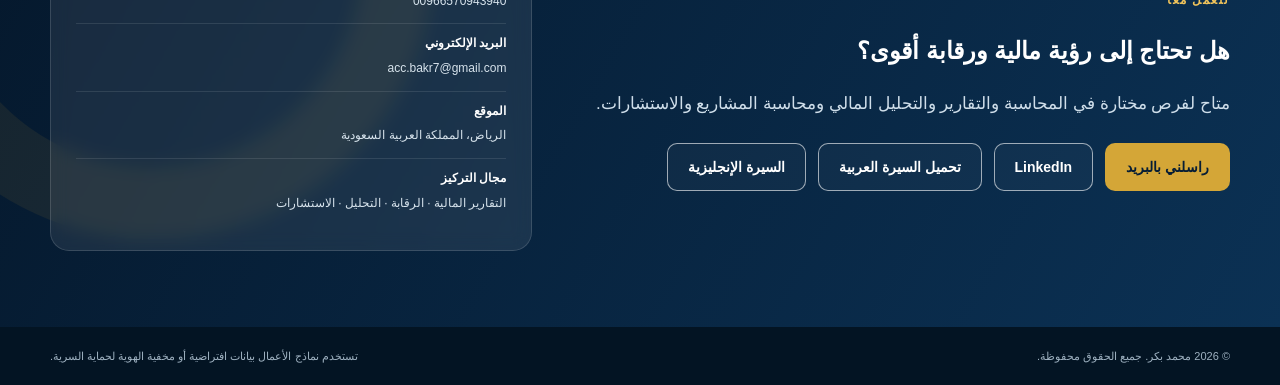
<file: index-ar.html>
<!doctype html>
<html lang="ar" dir="rtl">
<head>
<meta charset="utf-8"><meta name="viewport" content="width=device-width,initial-scale=1">
<title>محمد بكر | رئيس حسابات واستشارات مالية</title>
<meta name="description" content="الموقع المهني لمحمد بكر، رئيس حسابات بخبرة تتجاوز 15 عامًا في التقارير المالية وإدارة السيولة والضرائب ومحاسبة المشاريع والرقابة المالية.">
<meta name="robots" content="index,follow,max-image-preview:large"><link rel="canonical" href="https://mohamedbakrfinance.com/index-ar.html">
<link rel="alternate" hreflang="en" href="https://mohamedbakrfinance.com/"><link rel="alternate" hreflang="ar" href="https://mohamedbakrfinance.com/index-ar.html"><link rel="alternate" hreflang="x-default" href="https://mohamedbakrfinance.com/">
<meta property="og:title" content="محمد بكر | قيادة مالية ورقابة واستشارات"><meta property="og:description" content="نماذج عملية موثقة في السيولة والإقفال والمراجعة والتكاليف ومحاسبة المشاريع."><meta property="og:url" content="https://mohamedbakrfinance.com/index-ar.html"><meta property="og:locale" content="ar_SA">
<link rel="icon" href="assets/favicon.svg" type="image/svg+xml"><link rel="stylesheet" href="style.css">
<style>
body{font-family:"Segoe UI",Tahoma,Arial,sans-serif;text-align:right}.nav-inner,.brand,.cred,.about-item,.tool,.contact-row{direction:rtl}.brand-mark{padding-right:0;padding-left:14px;border-right:0;border-left:1px solid rgba(255,255,255,.26)}.hero h1,.section h2,.photo-badge strong{font-family:"Segoe UI",Tahoma,Arial,sans-serif;letter-spacing:0}.kicker{letter-spacing:0}.kicker:before{order:2}.hero-photo-wrap{direction:ltr}.photo-badge{left:auto;right:-26px;border-left:0;border-right:4px solid var(--gold)}.about-ar{border-right:0;padding-right:0}.about-panel:after{right:auto;left:-45px}.portfolio-note,.project-body,.service,.job,.contact-card{text-align:right}.project-media:after{content:"عرض";right:auto;left:12px}.experience:before{left:auto;right:23px}.job{padding:0 70px 32px 0}.job-dot{left:auto;right:9px}.contact:after{right:auto;left:-130px}.modal-close{right:auto;left:-12px}.footer-inner{direction:rtl}.portfolio-framework{margin:18px 0 24px;padding:16px 18px;border:1px solid rgba(15,42,67,.12);border-radius:14px;background:#f7f9fb;color:#52606d}.portfolio-framework strong{color:#0b2a43}.project-id{display:inline-flex;width:max-content;padding:5px 9px;border-radius:999px;background:#f4efe2;color:#8a6211;font-size:.74rem;font-weight:800}.project[style*="grid-column"]>a{display:grid;grid-template-columns:minmax(0,.9fr) minmax(360px,1.1fr);color:inherit;text-decoration:none}.project[style*="grid-column"] .project-body{display:flex;flex-direction:column;justify-content:center;padding:32px}.project-case{display:flex;flex-direction:column;height:100%}.project-case .project-body{display:flex;flex-direction:column;gap:10px;flex:1}@media(max-width:820px){.project[style*="grid-column"]>a{grid-template-columns:1fr}.project[style*="grid-column"] .project-media{min-height:220px!important}}@media(max-width:780px){.photo-badge{right:10px}.nav-links{align-items:flex-start}}
</style>
</head>
<body>
<header class="navbar"><div class="container nav-inner"><a class="brand" href="#home" aria-label="الصفحة الرئيسية لمحمد بكر"><div class="brand-mark">MB</div><div class="brand-copy"><strong>محمد بكر</strong><span>القيادة المالية</span></div></a><button aria-controls="navLinks" aria-expanded="false" aria-label="فتح القائمة" class="menu-btn" id="menuBtn">☰</button><nav class="nav-links" id="navLinks"><a href="#about">نبذة</a><a href="#services">الخدمات</a><a href="#portfolio">الأعمال</a><a href="#achievements">الإنجازات</a><a href="#experience">الخبرة</a><a href="#tools">الأنظمة</a><a class="nav-cta" href="#contact">تواصل معي</a></nav></div></header>
<main>
<section class="hero" id="home"><div class="container hero-grid"><div><div class="kicker">قيادة مالية · الرياض</div><h1>محمد بكر</h1><div class="hero-role">رئيس حسابات | رقابة مالية واستشارات</div><p class="hero-copy">خبرة عملية تتجاوز 15 عامًا في التقارير المالية وإدارة السيولة والتدفقات النقدية وضريبة القيمة المضافة والزكاة ومحاسبة المشاريع والرقابة على التكاليف والضبط الداخلي والتقارير الإدارية.</p><p class="lead" style="margin-top:12px;max-width:760px;font-size:1rem">متاح لفرص مختارة بدوام جزئي أو عن بُعد أو بنظام المشاريع والاستشارات المالية في الرياض ومختلف مناطق المملكة.</p><div class="hero-tags"><span class="hero-tag">IFRS</span><span class="hero-tag">التدفقات النقدية</span><span class="hero-tag">VAT &amp; ZATCA</span><span class="hero-tag">محاسبة المشاريع</span><span class="hero-tag">الرقابة على التكاليف</span><span class="hero-tag">Power BI</span></div><div class="hero-actions"><a class="btn btn-primary" href="#portfolio">عرض الأعمال</a><a class="btn btn-outline" href="#contact">تواصل معي</a></div></div><div class="hero-photo-wrap"><div class="hero-photo-panel"><img alt="محمد بكر، رئيس حسابات ومتخصص مالي في الرياض" src="assets/mohamed-bakr-original.png"></div><div class="photo-badge"><strong>أكثر من 15 عامًا</strong><span>المحاسبة والرقابة المالية</span></div></div></div></section>
<div class="cred-wrap"><div class="container cred-grid"><div class="cred"><div class="icon-disc">15+</div><div><strong>15+ عامًا</strong><span>خبرة مالية ومحاسبية</span></div></div><div class="cred"><div class="icon-disc">IFRS</div><div><strong>المعايير الدولية</strong><span>التقارير والقوائم المالية</span></div></div><div class="cred"><div class="icon-disc">VAT</div><div><strong>الضريبة والزكاة</strong><span>الامتثال والفوترة الإلكترونية</span></div></div><div class="cred"><div class="icon-disc">BI</div><div><strong>Excel + Power BI</strong><span>التحليل ولوحات المؤشرات</span></div></div></div></div>
<section class="section section-anchor" id="about"><div class="container about-grid"><div class="about-copy"><div class="eyebrow">نبذة مهنية</div><h2>شريك مالي موثوق لتحقيق نمو مستدام.</h2><p>رئيس حسابات ومتخصص مالي بخبرة متدرجة تتجاوز 15 عامًا في المحاسبة والرقابة المالية والتقارير وإدارة السيولة والضرائب ومحاسبة المشاريع داخل المملكة العربية السعودية.</p><p>أحوّل البيانات المحاسبية المعقدة إلى معلومات واضحة وموثوقة تساعد الإدارة على اتخاذ القرار، وتقوية الرقابة، وحماية السيولة، وتحسين الانضباط المالي.</p></div><aside class="about-panel"><h3>المالية المبنية على الرقابة والوضوح والتنفيذ.</h3><p>أجمع بين عمق العمل المحاسبي والتحليل المالي والتقارير التنفيذية.</p><div class="about-list"><div class="about-item"><span class="check">✓</span><span>الإقفال الشهري والسنوي وإعداد التقارير وفق IFRS</span></div><div class="about-item"><span class="check">✓</span><span>إدارة التدفقات النقدية والسيولة ورأس المال العامل</span></div><div class="about-item"><span class="check">✓</span><span>ربحية المشاريع والرقابة على التكلفة وتحليل الانحرافات</span></div><div class="about-item"><span class="check">✓</span><span>ضريبة القيمة المضافة والزكاة وضوابط الفوترة الإلكترونية</span></div><div class="about-item"><span class="check">✓</span><span>لوحات المؤشرات والتقارير الداعمة للقرار</span></div></div></aside></div></section>
<section class="section section-soft section-anchor" id="services"><div class="container"><div class="section-head"><div class="eyebrow">الخدمات</div><h2>حلول مالية متكاملة.</h2><p class="lead">دعم عملي للشركات والمنشآت الصغيرة والمتوسطة والأعمال القائمة على المشاريع.</p></div><div class="services"><article class="service"><h3>التقارير المالية والإقفال</h3><p>مراجعة ميزان المراجعة والإقفال الشهري والسنوي والقوائم المالية والجداول المساندة والاستعداد للمراجعة.</p></article><article class="service"><h3>التدفقات النقدية والسيولة</h3><p>التنبؤ بالنقدية وتحليل رأس المال العامل ومتابعة التحصيل وترتيب أولويات السداد.</p></article><article class="service"><h3>دعم VAT وZATCA</h3><p>تسويات الضريبة وإعداد التقارير ومراجعة ضوابط الفوترة الإلكترونية والامتثال.</p></article><article class="service"><h3>محاسبة المشاريع والتكاليف</h3><p>تحليل إيرادات وتكاليف وهوامش المشاريع والتقدم والميزانية والانحرافات.</p></article><article class="service"><h3>العملاء والموردون والتسويات</h3><p>أعمار الديون والتحصيل وأرصدة الموردين والتسويات البنكية ومراجعة الفروق.</p></article><article class="service"><h3>لوحات المؤشرات والتحليل</h3><p>نماذج مالية وتقارير مؤشرات الأداء وتحليلات Excel ولوحات Power BI.</p></article></div></div></section>
<section class="section section-anchor" id="portfolio"><div class="container"><div class="portfolio-toolbar"><div class="section-head" style="margin-bottom:0"><div class="eyebrow">معرض الأعمال المهني</div><h2>دراسات حالة مبنية على المشكلة والأرقام والإجراء والقيمة الإدارية.</h2><p class="lead">كل مشروع معروض وفق منهج: <strong>التحدي ← التحليل ← الإجراء ← النتيجة أو قيمة القرار</strong>.</p></div><div class="portfolio-note">تم إخفاء هويات العملاء والموظفين والموردين والمشاريع. تُعرض الأرقام الموثقة فقط حيث يسمح الإفصاح.</div></div><div class="portfolio-framework"><strong>طريقة قراءة الأعمال:</strong> أربع دراسات حالة رئيسية لها صفحات تفصيلية، ويعرض باقي المشاريع ملخصًا مهنيًا للمشكلة والعمل المنجز والقيمة الإدارية.</div><div class="portfolio-filters"><button class="filter-btn active" data-filter="all">الكل</button><button class="filter-btn" data-filter="liquidity">السيولة</button><button class="filter-btn" data-filter="audit">المراجعة والإقفال</button><button class="filter-btn" data-filter="reporting">التقارير</button><button class="filter-btn" data-filter="projects">المشاريع</button><button class="filter-btn" data-filter="workforce">القوى العاملة</button><button class="filter-btn" data-filter="compliance">الامتثال</button><button class="filter-btn" data-filter="financing">التمويل</button></div>
<div class="portfolio-grid">
<article class="project" data-category="liquidity" style="grid-column:1/-1"><a href="liquidity-rescue-case-study-ar.html"><div class="project-media" style="min-height:300px"><img src="assets/thumbs/liquidity-rescue.webp" alt="دراسة إنقاذ السيولة"></div><div class="project-body"><div class="project-id">المشروع 1001 · دراسة رئيسية</div><div class="project-label">السيولة · التعافي · نمذجة السيناريوهات</div><h3>إنقاذ السيولة وخطة تعافٍ نقدي لمدة 6 أشهر</h3><p><strong>التحدي:</strong> وصلت الاستقطاعات الشهرية إلى 27.4% ونتج عنها عجز نقدي تقديري قدره 188,996 ريال شهريًا.</p><p><strong>الإجراء:</strong> إعداد ثلاثة سيناريوهات تربط خفض الاستقطاعات وترشيد التكلفة وإعادة جدولة خدمة الدين وترتيب المدفوعات.</p><p><strong>النتيجة:</strong> تدفق نقدي شهري موجب من الشهر الثالث في السيناريو الواقعي ومن الشهر الثاني في السيناريو الأقوى.</p><span class="btn btn-primary">عرض الدراسة كاملة</span></div></a></article>
<article class="project" data-category="audit" style="grid-column:1/-1"><a href="audit-close-case-study-ar.html"><div class="project-media" style="min-height:280px;background:linear-gradient(135deg,#071d35,#123b61);display:grid;place-items:center;color:#fff"><div><strong style="font-size:38px;color:#f2c65d">535</strong><br>ملف إثبات ومساندة للمراجعة</div></div><div class="project-body"><div class="project-id">المشروع 3001 · دراسة رئيسية</div><div class="project-label">الإقفال المالي · التسويات · دعم المراجعة</div><h3>الإقفال السنوي والتسويات وحزمة أدلة المراجعة</h3><p><strong>التحدي:</strong> استكمال الإقفال ومعالجة الحسابات القديمة وتجهيز طلبات المراجع الخارجي بصورة قابلة للتتبع.</p><p><strong>الإجراء:</strong> تسوية الإيرادات والمصروفات والبنوك والرواتب والضريبة والقروض والأصول وأرصدة العملاء.</p><p><strong>النتيجة:</strong> جداول متصالحة وأدلة منظمة دعمت القوائم المالية والمراجعة المستقلة لعام 2025.</p><span class="btn btn-primary">عرض الدراسة كاملة</span></div></a></article>
<article class="project" data-category="compliance" style="grid-column:1/-1"><a href="local-content-case-study-ar.html"><div class="project-media" style="min-height:280px"><img src="assets/thumbs/local-content.webp" alt="دراسة المحتوى المحلي"></div><div class="project-body"><div class="project-id">المشروع 2001 · دراسة رئيسية</div><div class="project-label">الامتثال · المحتوى المحلي · الجاهزية للمراجعة</div><h3>الاستعداد لشهادة المحتوى المحلي وحزمة الأدلة</h3><p><strong>التحدي:</strong> إعداد ملف كامل يغطي الرواتب والموردين والتأمينات والاستهلاك وربط البيانات المالية.</p><p><strong>الأدلة:</strong> أساس موثق 55.9%، و166 سجل رواتب، وتحليل 3.96 مليون ريال من إنفاق الموردين.</p><p><strong>القيمة الإدارية:</strong> تحسين قابلية التتبع والجاهزية للمراجعة وفهم محركات النتيجة.</p><span class="btn btn-primary">عرض الدراسة كاملة</span></div></a></article>
<article class="project" data-category="projects" style="grid-column:1/-1"><a href="odoo-manufacturing-case-study-ar.html"><div class="project-media" style="min-height:280px;background:linear-gradient(135deg,#061d35,#185c72);display:grid;place-items:center;color:#fff"><div><strong style="font-size:34px;color:#f2c65d">Odoo 19</strong><br>دورة التصنيع والتكلفة</div></div><div class="project-body"><div class="project-id">المشروع 5001 · دراسة رئيسية</div><div class="project-label">Odoo · التصنيع · المخزون · المحاسبة</div><h3>تصنيع مطبخ حسب الطلب والتحقق من تكلفة الوحدة</h3><p><strong>التحدي:</strong> ربط البيع والخامات والعمليات وتقييم المخزون والفوترة المرحلية في دورة واحدة.</p><p><strong>الأدلة:</strong> أمر اختبار بتكلفة تصنيع قابلة للتتبع 12,975 جنيه وفاتورة مسودة مستقلة لمرحلة 80%.</p><p><strong>القيمة:</strong> شفافية تكلفة الوحدة وضبط الهامش ودورة مستندية قابلة للتكرار قبل التشغيل الفعلي.</p><span class="btn btn-primary">عرض الدراسة كاملة</span></div></a></article>
<article class="project project-case" data-category="workforce"><div class="project-media"><img src="assets/thumbs/payroll-workforce.webp" alt="الرواتب والقوى العاملة"></div><div class="project-body"><div class="project-id">المشروع 4001</div><h3>إدارة متكاملة للرواتب والقوى العاملة</h3><p>توحيد بيانات الموظفين والحضور والسلف والاستقطاعات وتوزيع العمالة على المشاريع داخل دورة شهرية محكومة.</p></div></article>
<article class="project project-case" data-category="workforce"><div class="project-media"><img src="assets/thumbs/employee-cost.webp" alt="تحليل تكلفة الموظفين"></div><div class="project-body"><div class="project-id">المشروع 4002</div><h3>تحليل تكلفة الموظفين والقوى العاملة</h3><p>حساب التكلفة الشاملة للموظف وتحليل المزايا والالتزامات والتوطين والتوزيع على المشاريع لدعم التسعير.</p></div></article>
<article class="project project-case" data-category="reporting"><div class="project-media"><img src="assets/thumbs/executive-kpi.webp" alt="لوحة المؤشرات المالية"></div><div class="project-body"><div class="project-id">المشروع 4003</div><h3>لوحة مؤشرات مالية تنفيذية</h3><p>تجميع الربحية والسيولة ورأس المال العامل والانحرافات في رؤية إدارية واحدة تدعم الإنذار المبكر.</p></div></article>
<article class="project project-case" data-category="reporting"><div class="project-media"><img src="assets/thumbs/receivables-cashflow.webp" alt="أعمار الديون والتدفق النقدي"></div><div class="project-body"><div class="project-id">المشروع 4004</div><h3>أعمار الديون وتحليل التدفقات النقدية</h3><p>تصنيف المديونيات والتركيز الائتماني والتأخر ومواعيد التحصيل لتحديد أولويات الأثر الأعلى على السيولة.</p></div></article>
<article class="project project-case" data-category="projects"><div class="project-media"><img src="assets/thumbs/project-profitability.webp" alt="ربحية المشاريع"></div><div class="project-body"><div class="project-id">المشروع 4005</div><h3>تحليل ربحية وأداء المشاريع</h3><p>ربط الإيراد بالتكلفة المباشرة والعمالة والمواد ونسبة الإنجاز لكشف المشاريع ضعيفة الهامش مبكرًا.</p></div></article>
<article class="project project-case" data-category="compliance"><div class="project-media"><img src="assets/thumbs/petty-cash-vat.webp" alt="تسوية العهدة والضريبة"></div><div class="project-body"><div class="project-id">المشروع 4006</div><h3>تسوية العهدة ومراجعة ضريبة القيمة المضافة</h3><p>مطابقة المستندات وفصل الضريبة ومراجعة الأهلية وحصر البنود غير المسواة لتحسين الرقابة والاسترداد.</p></div></article>
<article class="project project-case" data-category="projects"><div class="project-media"><img src="assets/thumbs/bid-scenario.webp" alt="تحليل العطاءات"></div><div class="project-body"><div class="project-id">المشروع 4007</div><h3>تحليل العطاءات والنمذجة المالية</h3><p>نماذج تكلفة وتسعير متعددة الفترات مع اختبار الهامش والحساسية للوصول إلى سعر عرض قابل للدفاع.</p></div></article>
<article class="project project-case" data-category="financing"><div class="project-media"><img src="assets/thumbs/corporate-financing.webp" alt="لوحة التمويل والائتمان"></div><div class="project-body"><div class="project-id">المشروع 4008</div><h3>لوحة قرارات التمويل والائتمان</h3><p>جمع الاحتياج التمويلي وجداول القروض وخدمة الدين والمديونيات والتدفق النقدي لدعم قرار الاقتراض.</p></div></article>
</div></div></section>
<section class="section section-soft section-anchor" id="achievements"><div class="container"><div class="section-head"><div class="eyebrow">أبرز الإنجازات</div><h2>نتائج مالية عملية.</h2><p class="lead">أمثلة مختارة على القيادة المالية وتحسين الرقابة ودعم القرار.</p></div><div class="services"><article class="service"><h3>القوائم المالية والجاهزية للمراجعة</h3><p>إعداد القوائم السنوية والجداول المساندة ومتطلبات المراجع وفق المعايير الدولية.</p></article><article class="service"><h3>دعم السيولة والتمويل</h3><p>بناء رؤية للتدفقات وترتيب الالتزامات وتجهيز ملفات التمويل للبنوك وشركات التمويل.</p></article><article class="service"><h3>الرقابة الضريبية والزكوية</h3><p>إدارة تقارير الضريبة واسترداد المدخلات والتسويات ومتطلبات الفوترة الإلكترونية.</p></article><article class="service"><h3>السجلات والرقابة الداخلية</h3><p>إعادة تنظيم الفترات السابقة وتحسين التوثيق وإجراءات الإقفال والضبط.</p></article></div></div></section>
<section class="section section-soft section-anchor" id="experience"><div class="container"><div class="section-head"><div class="eyebrow">الخبرة العملية</div><h2>المسار المهني.</h2><p class="lead">تطور مهني من العمل المحاسبي التشغيلي إلى القيادة والرقابة المالية.</p></div><div class="experience"><div class="job"><span class="job-dot"></span><div class="job-time">نوفمبر 2025 — حتى الآن</div><h3>رئيس حسابات</h3><div class="job-company">المدن للتشغيل والصيانة · الرياض</div><p>التقارير والإقفال والسيولة والضريبة والزكاة وتحليل المشاريع ودعم التمويل والمراجعة.</p></div><div class="job"><span class="job-dot"></span><div class="job-time">أكتوبر 2023 — أكتوبر 2025</div><h3>محاسب حسابات عملاء</h3><div class="job-company">مكتب عمر جزار للاستشارات الهندسية · الرياض</div><p>فواتير المشاريع والتحصيل وأعمار الديون ومطابقة الإيراد والدعم المحاسبي عبر Odoo.</p></div><div class="job"><span class="job-dot"></span><div class="job-time">أكتوبر 2015 — أكتوبر 2023</div><h3>مشرف رقابة داخلية — المنطقة الشمالية</h3><div class="job-company">شركة حلويات سعد الدين · السعودية</div><p>مراجعة الفروع وضبط النقد والمخزون والمبيعات وتقييم المخاطر ومتابعة الإجراءات التصحيحية.</p></div><div class="job"><span class="job-dot"></span><div class="job-time">2012 — 2015</div><h3>محاسب أول</h3><div class="job-company">المدائن للدعاية والإعلان · السعودية</div><p>الأستاذ العام والعملاء والموردون والبنوك والتقارير والميزانيات وتكاليف المشاريع ودعم المراجعة.</p></div><div class="job"><span class="job-dot"></span><div class="job-time">2008 — 2012</div><h3>محاسب</h3><div class="job-company">مصنع كيف للملابس الجاهزة</div><p>خبرة تأسيسية في المخزون والنقدية والقيود والمدفوعات بدأت من المخازن والخزينة إلى المحاسبة.</p></div></div></div></section>
<section class="section section-anchor" id="tools"><div class="container"><div class="section-head"><div class="eyebrow">الأنظمة والأدوات</div><h2>الأنظمة التي أعمل عليها.</h2><p class="lead">مزيج عملي من أنظمة ERP والمحاسبة والتحليل ومنصات الامتثال السعودية.</p></div><div class="tools-grid"><div class="tool"><div class="tool-logo">Q</div><div><strong>قيود</strong><span>نظام محاسبي</span></div></div><div class="tool"><div class="tool-logo odoo">Odoo</div><div><strong>Odoo</strong><span>ERP ومحاسبة</span></div></div><div class="tool"><div class="tool-logo">D</div><div><strong>دفترة</strong><span>نظام محاسبي</span></div></div><div class="tool"><div class="tool-logo excel">X</div><div><strong>Microsoft Excel</strong><span>تحليل متقدم</span></div></div><div class="tool"><div class="tool-logo powerbi">BI</div><div><strong>Power BI</strong><span>لوحات وتحليل أعمال</span></div></div><div class="tool"><div class="tool-logo zatca">ZATCA</div><div><strong>ZATCA / فاتورة</strong><span>الضريبة والفوترة</span></div></div></div></div></section>
<section class="contact section-anchor" id="contact"><div class="container contact-grid"><div><div class="eyebrow" style="color:#f1c45b">لنعمل معًا</div><h2>هل تحتاج إلى رؤية مالية ورقابة أقوى؟</h2><p class="lead">متاح لفرص مختارة في المحاسبة والتقارير والتحليل المالي ومحاسبة المشاريع والاستشارات.</p><div class="contact-actions"><a class="btn btn-primary" href="https://mail.google.com/mail/?view=cm&amp;fs=1&amp;to=acc.bakr7@gmail.com&amp;su=Financial%20Opportunity%20-%20Mohamed%20Bakr" target="_blank" rel="noopener">راسلني بالبريد</a><a class="btn btn-outline" href="https://www.linkedin.com/in/mohamed-el-saddyek-63133bb7" target="_blank" rel="noopener">LinkedIn</a><a class="btn btn-outline" href="assets/Mohamed_Bakr_Arabic_CV.pdf" target="_blank" rel="noopener">تحميل السيرة العربية</a><a class="btn btn-outline" href="assets/Mohamed_Bakr_Executive_Finance_CV.pdf" target="_blank" rel="noopener">السيرة الإنجليزية</a></div></div><div class="contact-card"><div class="contact-row"><div><b>الهاتف</b><span><a href="tel:+966570943940">00966570943940</a></span></div></div><div class="contact-row"><div><b>البريد الإلكتروني</b><span>acc.bakr7@gmail.com</span></div></div><div class="contact-row"><div><b>الموقع</b><span>الرياض، المملكة العربية السعودية</span></div></div><div class="contact-row"><div><b>مجال التركيز</b><span>التقارير المالية · الرقابة · التحليل · الاستشارات</span></div></div></div></div></section>
</main>
<footer class="footer"><div class="container footer-inner"><span>© 2026 محمد بكر. جميع الحقوق محفوظة.</span><span>تستخدم نماذج الأعمال بيانات افتراضية أو مخفية الهوية لحماية السرية.</span></div></footer>
<button aria-label="العودة إلى أعلى" class="back-top" id="backTop">↑</button><div aria-label="معاينة المشروع" aria-modal="true" class="modal" id="imageModal" role="dialog"><div class="modal-card"><button aria-label="إغلاق" class="modal-close" id="modalClose">×</button><img alt="" id="modalImg"></div></div>
<script src="script.js"></script><script src="language-switch.js"></script>
</body></html>
</file>
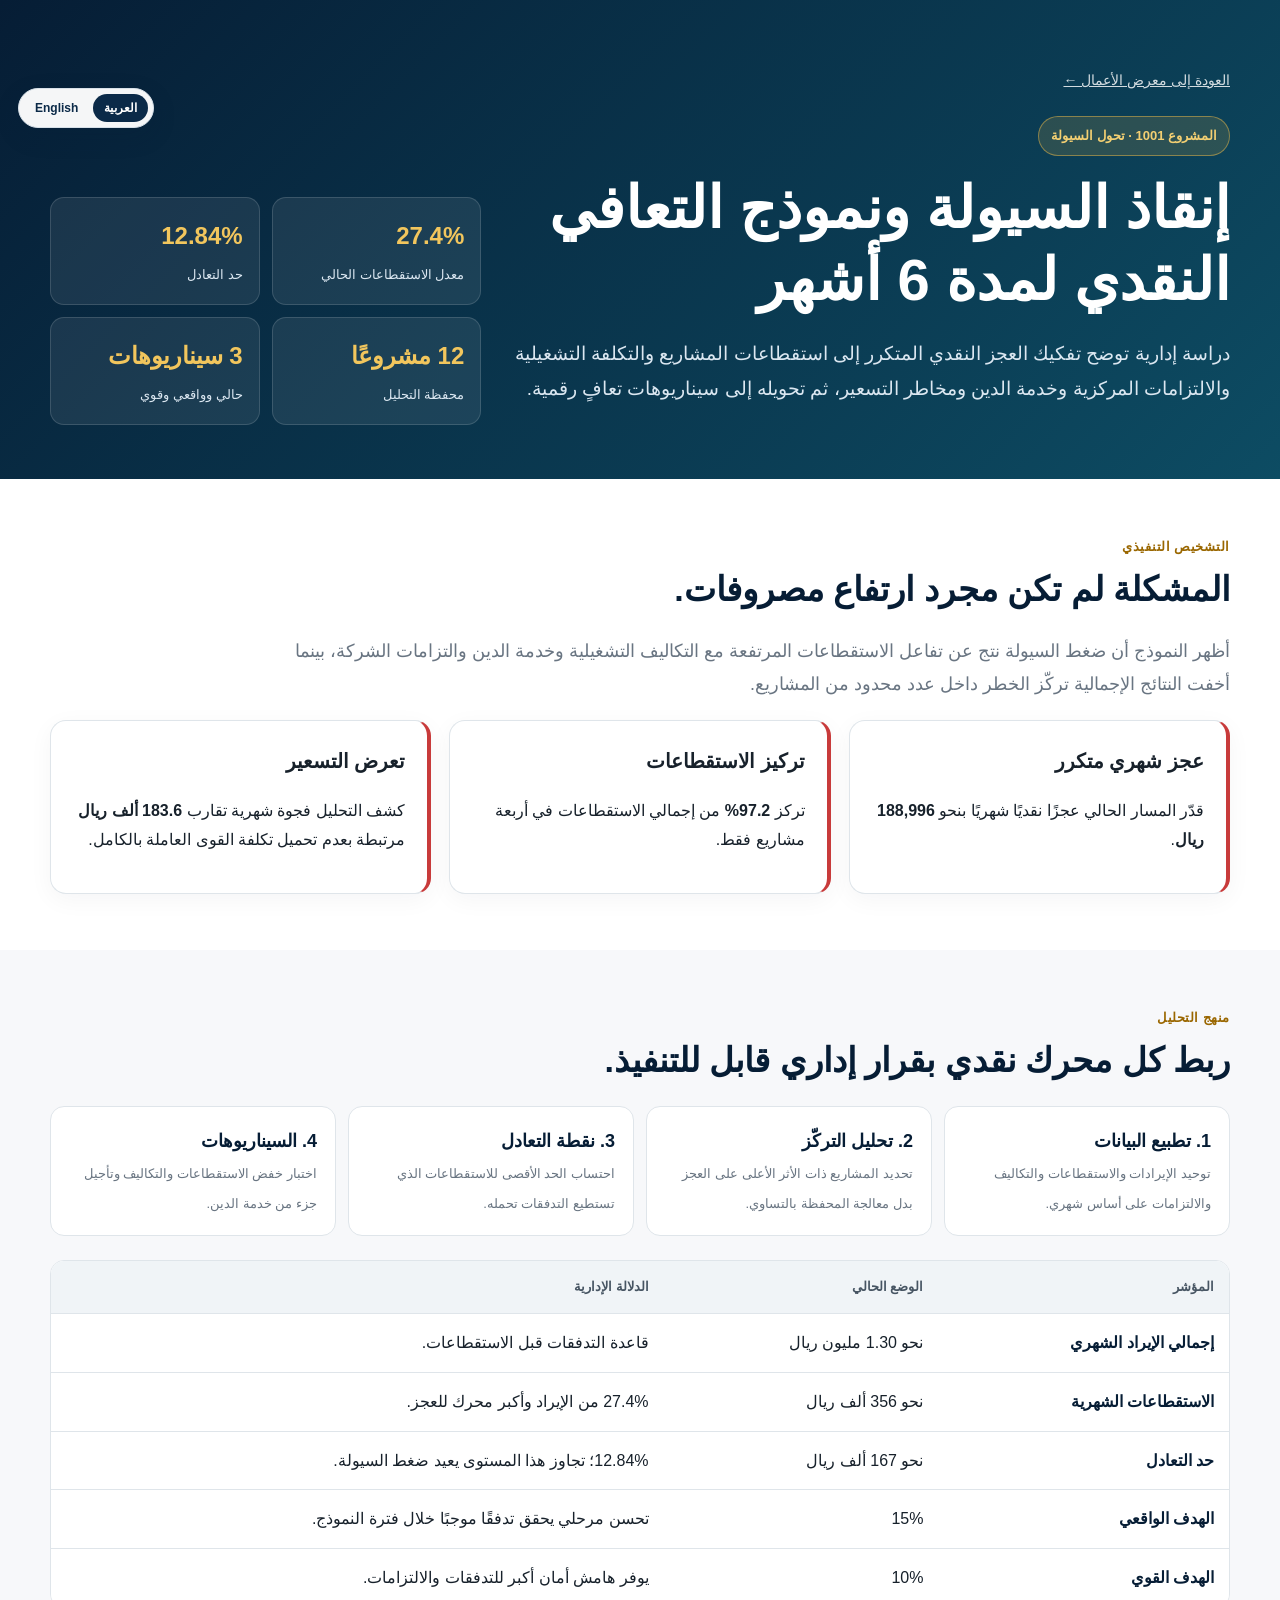
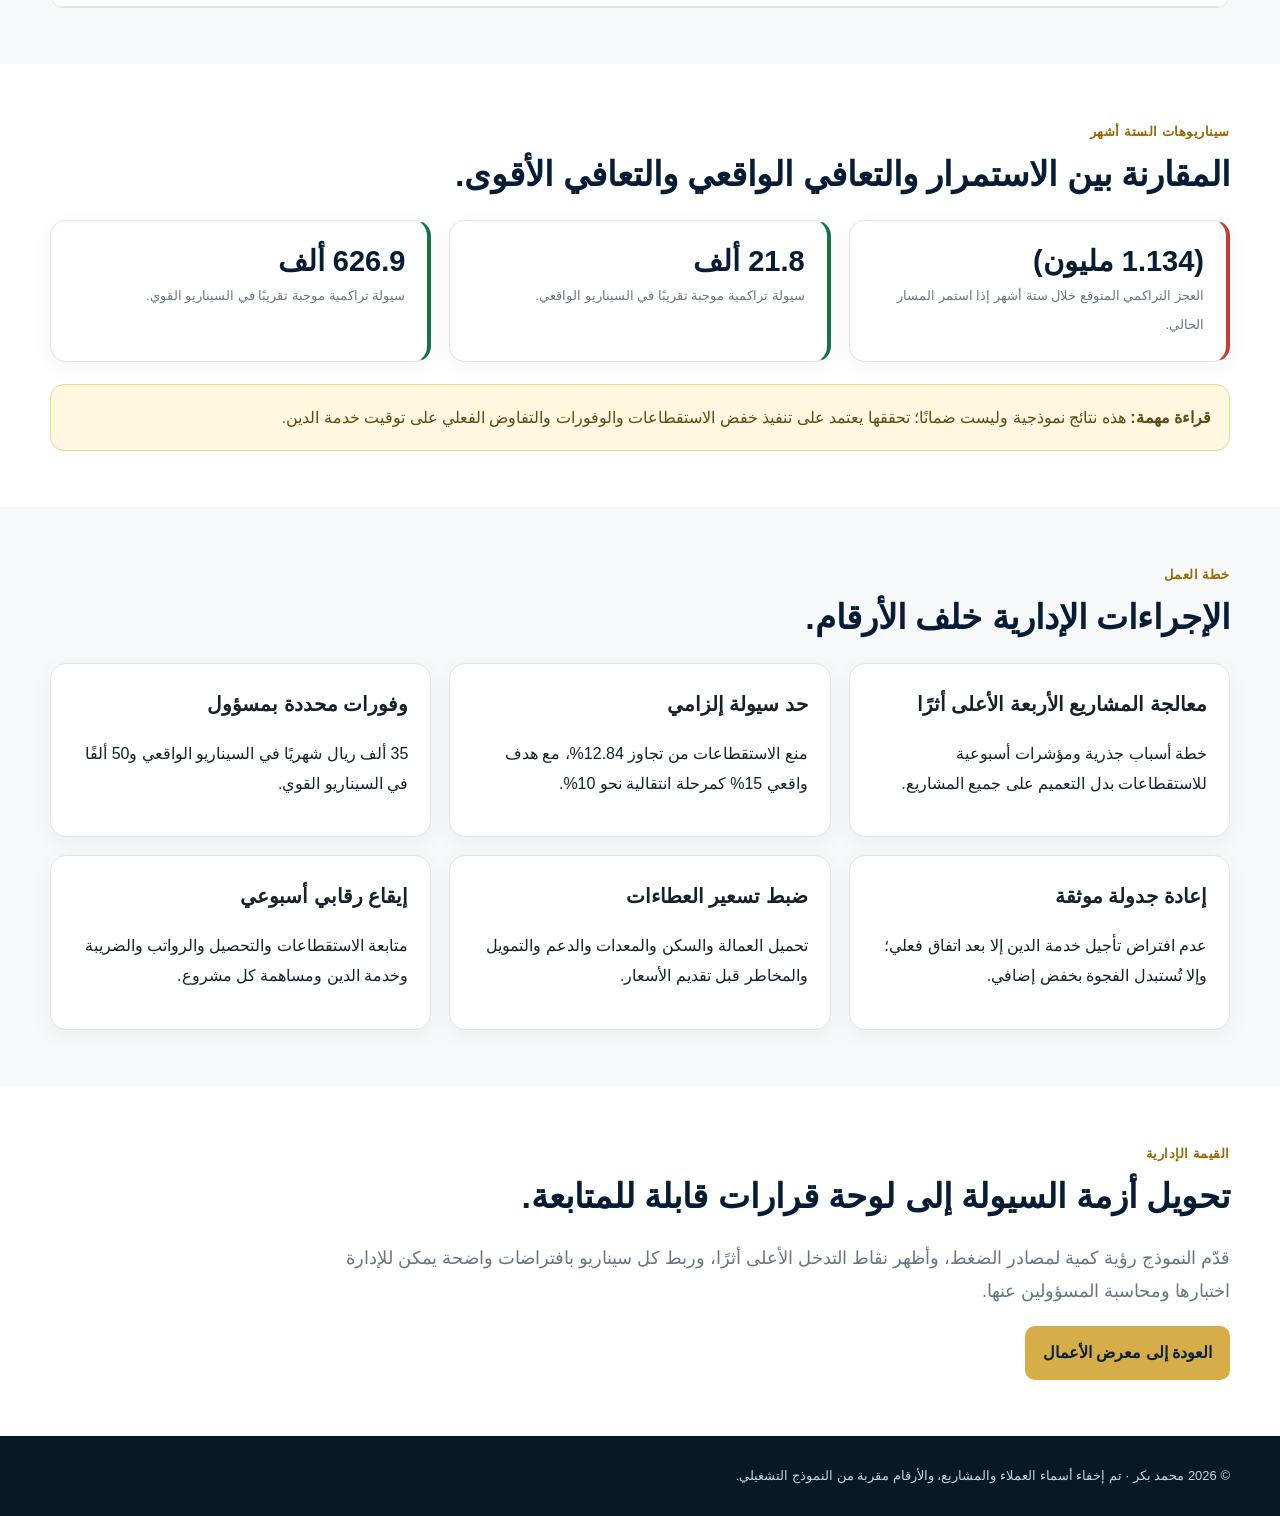
<file: liquidity-rescue-case-study-ar.html>
<!doctype html><html lang="ar" dir="rtl"><head><meta charset="utf-8"><meta name="viewport" content="width=device-width,initial-scale=1"><title>دراسة إنقاذ السيولة والتعافي النقدي | محمد بكر</title><meta name="description" content="دراسة مالية كمية لتحليل عجز السيولة والاستقطاعات والتكاليف وخدمة الدين وبناء سيناريوهات تعافٍ نقدي لمدة ستة أشهر."><meta name="robots" content="index,follow"><link rel="canonical" href="https://mohamedbakrfinance.com/liquidity-rescue-case-study-ar.html"><link rel="alternate" hreflang="en" href="https://mohamedbakrfinance.com/liquidity-rescue-case-study.html"><link rel="alternate" hreflang="ar" href="https://mohamedbakrfinance.com/liquidity-rescue-case-study-ar.html"><link rel="icon" href="assets/favicon.svg" type="image/svg+xml"><link rel="stylesheet" href="case-study-ar.css"></head><body>
<section class="hero"><div class="wrap hero-grid"><div><div class="crumb"><a href="index-ar.html#portfolio">العودة إلى معرض الأعمال ←</a></div><span class="badge">المشروع 1001 · تحول السيولة</span><h1>إنقاذ السيولة ونموذج التعافي النقدي لمدة 6 أشهر</h1><p class="sub">دراسة إدارية توضح تفكيك العجز النقدي المتكرر إلى استقطاعات المشاريع والتكلفة التشغيلية والالتزامات المركزية وخدمة الدين ومخاطر التسعير، ثم تحويله إلى سيناريوهات تعافٍ رقمية.</p></div><div class="hero-kpis"><div class="hk"><b>27.4%</b><span>معدل الاستقطاعات الحالي</span></div><div class="hk"><b>12.84%</b><span>حد التعادل</span></div><div class="hk"><b>12 مشروعًا</b><span>محفظة التحليل</span></div><div class="hk"><b>3 سيناريوهات</b><span>حالي وواقعي وقوي</span></div></div></div></section>
<section class="section"><div class="wrap"><div class="eyebrow">التشخيص التنفيذي</div><h2>المشكلة لم تكن مجرد ارتفاع مصروفات.</h2><p class="lead">أظهر النموذج أن ضغط السيولة نتج عن تفاعل الاستقطاعات المرتفعة مع التكاليف التشغيلية وخدمة الدين والتزامات الشركة، بينما أخفت النتائج الإجمالية تركّز الخطر داخل عدد محدود من المشاريع.</p><div class="grid3"><div class="card issue"><h3>عجز شهري متكرر</h3><p>قدّر المسار الحالي عجزًا نقديًا شهريًا بنحو <b>188,996 ريال</b>.</p></div><div class="card issue"><h3>تركيز الاستقطاعات</h3><p>تركز <b>97.2%</b> من إجمالي الاستقطاعات في أربعة مشاريع فقط.</p></div><div class="card issue"><h3>تعرض التسعير</h3><p>كشف التحليل فجوة شهرية تقارب <b>183.6 ألف ريال</b> مرتبطة بعدم تحميل تكلفة القوى العاملة بالكامل.</p></div></div></div></section>
<section class="section soft"><div class="wrap"><div class="eyebrow">منهج التحليل</div><h2>ربط كل محرك نقدي بقرار إداري قابل للتنفيذ.</h2><div class="flow"><div class="step"><b>1. تطبيع البيانات</b><span>توحيد الإيرادات والاستقطاعات والتكاليف والالتزامات على أساس شهري.</span></div><div class="step"><b>2. تحليل التركّز</b><span>تحديد المشاريع ذات الأثر الأعلى على العجز بدل معالجة المحفظة بالتساوي.</span></div><div class="step"><b>3. نقطة التعادل</b><span>احتساب الحد الأقصى للاستقطاعات الذي تستطيع التدفقات تحمله.</span></div><div class="step"><b>4. السيناريوهات</b><span>اختبار خفض الاستقطاعات والتكاليف وتأجيل جزء من خدمة الدين.</span></div></div><div class="table-wrap" style="margin-top:24px"><table><thead><tr><th>المؤشر</th><th>الوضع الحالي</th><th>الدلالة الإدارية</th></tr></thead><tbody><tr><td><b>إجمالي الإيراد الشهري</b></td><td>نحو 1.30 مليون ريال</td><td>قاعدة التدفقات قبل الاستقطاعات.</td></tr><tr><td><b>الاستقطاعات الشهرية</b></td><td>نحو 356 ألف ريال</td><td>27.4% من الإيراد وأكبر محرك للعجز.</td></tr><tr><td><b>حد التعادل</b></td><td>نحو 167 ألف ريال</td><td>12.84%؛ تجاوز هذا المستوى يعيد ضغط السيولة.</td></tr><tr><td><b>الهدف الواقعي</b></td><td>15%</td><td>تحسن مرحلي يحقق تدفقًا موجبًا خلال فترة النموذج.</td></tr><tr><td><b>الهدف القوي</b></td><td>10%</td><td>يوفر هامش أمان أكبر للتدفقات والالتزامات.</td></tr></tbody></table></div></div></section>
<section class="section"><div class="wrap"><div class="eyebrow">سيناريوهات الستة أشهر</div><h2>المقارنة بين الاستمرار والتعافي الواقعي والتعافي الأقوى.</h2><div class="grid3"><div class="card metric issue"><b>(1.134 مليون)</b><span>العجز التراكمي المتوقع خلال ستة أشهر إذا استمر المسار الحالي.</span></div><div class="card metric fix"><b>21.8 ألف</b><span>سيولة تراكمية موجبة تقريبًا في السيناريو الواقعي.</span></div><div class="card metric fix"><b>626.9 ألف</b><span>سيولة تراكمية موجبة تقريبًا في السيناريو القوي.</span></div></div><div class="note" style="margin-top:22px"><strong>قراءة مهمة:</strong> هذه نتائج نموذجية وليست ضمانًا؛ تحققها يعتمد على تنفيذ خفض الاستقطاعات والوفورات والتفاوض الفعلي على توقيت خدمة الدين.</div></div></section>
<section class="section soft"><div class="wrap"><div class="eyebrow">خطة العمل</div><h2>الإجراءات الإدارية خلف الأرقام.</h2><div class="grid3"><div class="card"><h3>معالجة المشاريع الأربعة الأعلى أثرًا</h3><p>خطة أسباب جذرية ومؤشرات أسبوعية للاستقطاعات بدل التعميم على جميع المشاريع.</p></div><div class="card"><h3>حد سيولة إلزامي</h3><p>منع الاستقطاعات من تجاوز 12.84%، مع هدف واقعي 15% كمرحلة انتقالية نحو 10%.</p></div><div class="card"><h3>وفورات محددة بمسؤول</h3><p>35 ألف ريال شهريًا في السيناريو الواقعي و50 ألفًا في السيناريو القوي.</p></div><div class="card"><h3>إعادة جدولة موثقة</h3><p>عدم افتراض تأجيل خدمة الدين إلا بعد اتفاق فعلي؛ وإلا تُستبدل الفجوة بخفض إضافي.</p></div><div class="card"><h3>ضبط تسعير العطاءات</h3><p>تحميل العمالة والسكن والمعدات والدعم والتمويل والمخاطر قبل تقديم الأسعار.</p></div><div class="card"><h3>إيقاع رقابي أسبوعي</h3><p>متابعة الاستقطاعات والتحصيل والرواتب والضريبة وخدمة الدين ومساهمة كل مشروع.</p></div></div></div></section>
<section class="section"><div class="wrap"><div class="eyebrow">القيمة الإدارية</div><h2>تحويل أزمة السيولة إلى لوحة قرارات قابلة للمتابعة.</h2><p class="lead">قدّم النموذج رؤية كمية لمصادر الضغط، وأظهر نقاط التدخل الأعلى أثرًا، وربط كل سيناريو بافتراضات واضحة يمكن للإدارة اختبارها ومحاسبة المسؤولين عنها.</p><a class="cta" href="index-ar.html#portfolio">العودة إلى معرض الأعمال</a></div></section><footer><div class="wrap">© 2026 محمد بكر · تم إخفاء أسماء العملاء والمشاريع، والأرقام مقربة من النموذج التشغيلي.</div></footer><script src="language-switch.js"></script></body></html>
</file>
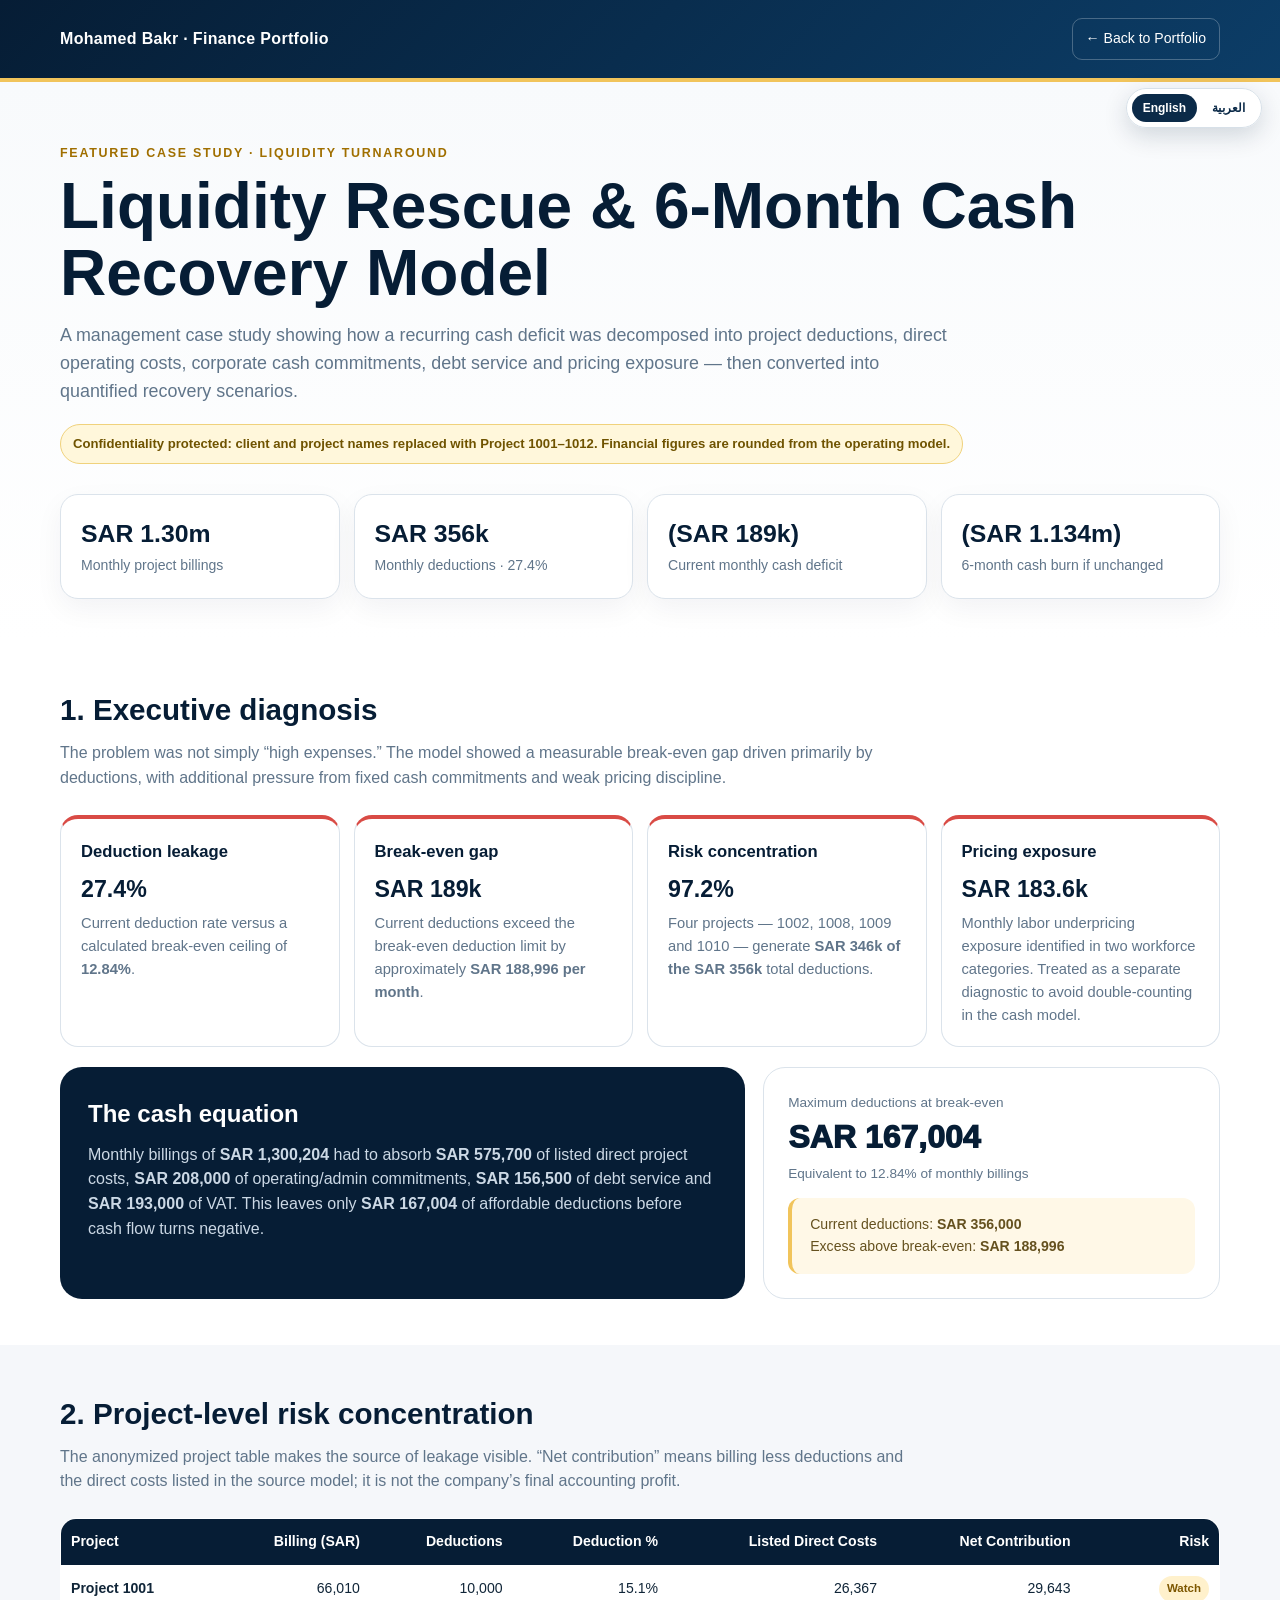
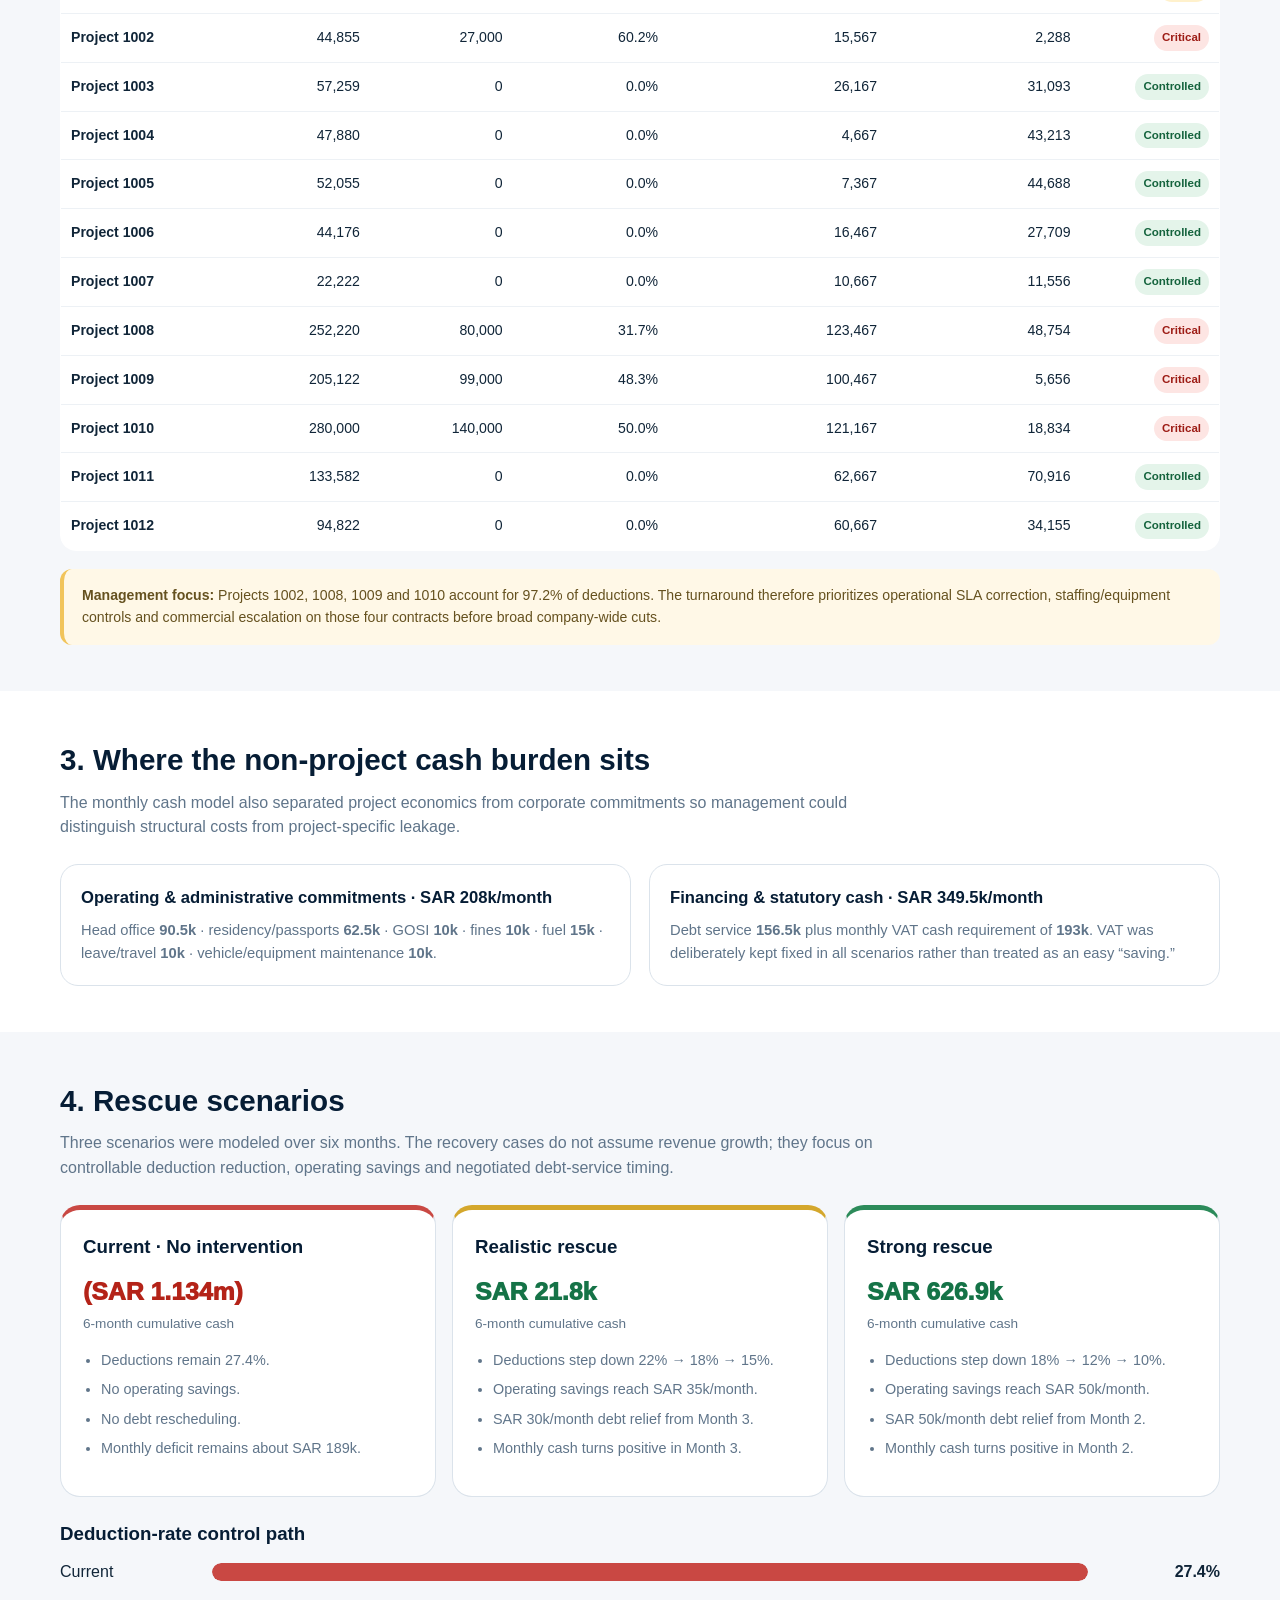
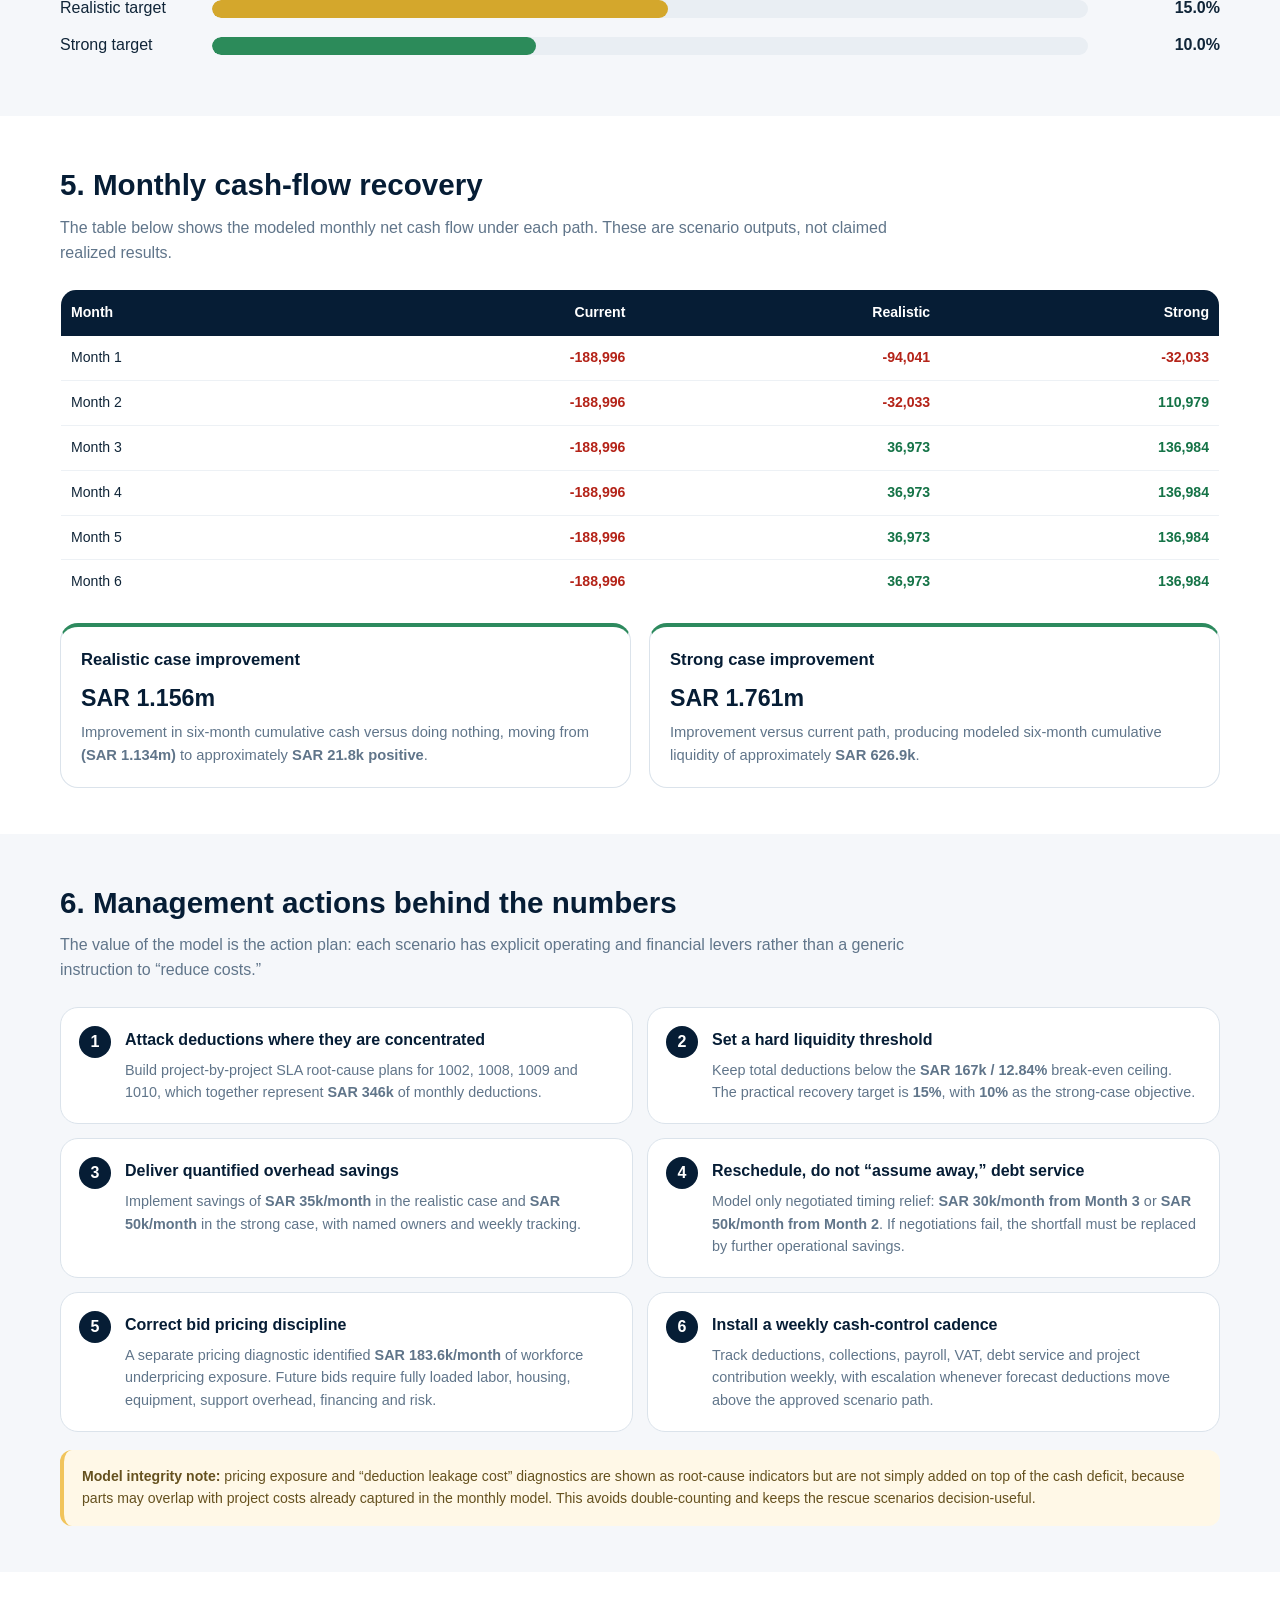
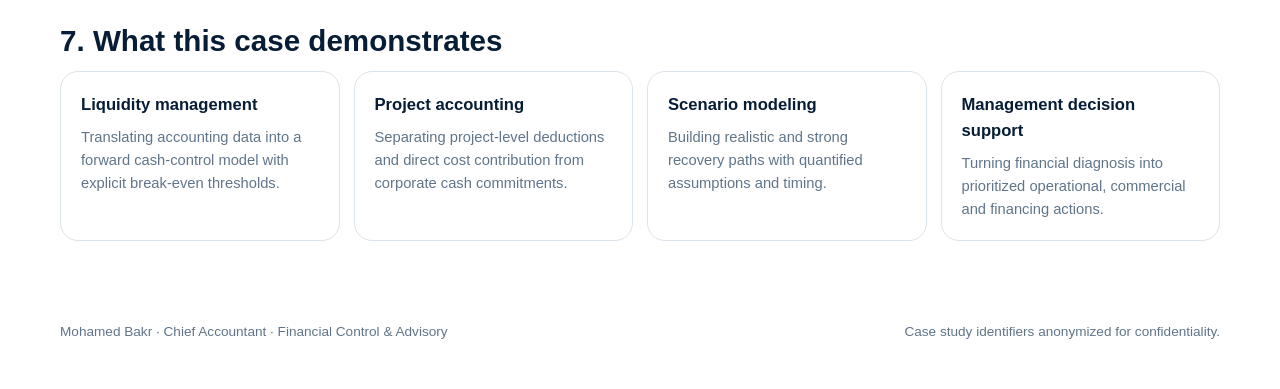
<file: liquidity-rescue-case-study.html>
<!doctype html>
<html lang="en">
<head>
<meta charset="utf-8">
<meta name="viewport" content="width=device-width,initial-scale=1">
<title>Liquidity Rescue Case Study | Mohamed Bakr Finance</title>
<meta name="description" content="A quantified 6-month liquidity rescue case study covering cash deficit diagnosis, project deductions, break-even analysis and three recovery scenarios.">

<!-- SEO ENHANCEMENT START -->
<meta name="robots" content="index,follow,max-image-preview:large,max-snippet:-1,max-video-preview:-1">
<meta name="author" content="Mohamed Bakr">
<link rel="canonical" href="https://mohamedbakrfinance.com/liquidity-rescue-case-study.html">
<link rel="alternate" hreflang="en" href="https://mohamedbakrfinance.com/liquidity-rescue-case-study.html">
<link rel="alternate" hreflang="ar" href="https://mohamedbakrfinance.com/liquidity-rescue-case-study-ar.html">
<meta property="og:type" content="article">
<meta property="og:site_name" content="Mohamed Bakr Finance">
<meta property="og:title" content="Liquidity Rescue Case Study | Mohamed Bakr Finance">
<meta property="og:description" content="A quantified 6-month liquidity rescue case study covering cash deficit diagnosis, project deductions, break-even analysis and three recovery scenarios.">
<meta property="og:url" content="https://mohamedbakrfinance.com/liquidity-rescue-case-study.html">
<meta property="og:image" content="https://mohamedbakrfinance.com/assets/liquidity-rescue.png">
<meta property="og:locale" content="en_US">
<meta property="og:locale:alternate" content="ar_SA">
<meta name="twitter:card" content="summary_large_image">
<meta name="twitter:title" content="Liquidity Rescue Case Study | Mohamed Bakr Finance">
<meta name="twitter:description" content="A quantified 6-month liquidity rescue case study covering cash deficit diagnosis, project deductions, break-even analysis and three recovery scenarios.">
<meta name="twitter:image" content="https://mohamedbakrfinance.com/assets/liquidity-rescue.png">
<link rel="icon" href="assets/favicon.svg" type="image/svg+xml">
<script type="application/ld+json">
{
  "@context": "https://schema.org",
  "@type": "Article",
  "@id": "https://mohamedbakrfinance.com/liquidity-rescue-case-study.html#article",
  "headline": "Liquidity Rescue & 6-Month Cash Recovery Model",
  "description": "A quantified 6-month liquidity rescue case study covering cash deficit diagnosis, project deductions, break-even analysis and three recovery scenarios.",
  "url": "https://mohamedbakrfinance.com/liquidity-rescue-case-study.html",
  "mainEntityOfPage": "https://mohamedbakrfinance.com/liquidity-rescue-case-study.html",
  "image": [
    "https://mohamedbakrfinance.com/assets/liquidity-rescue.png"
  ],
  "dateModified": "2026-09-03",
  "author": {
    "@type": "Person",
    "@id": "https://mohamedbakrfinance.com/#person",
    "name": "Mohamed Bakr",
    "url": "https://mohamedbakrfinance.com/"
  },
  "publisher": {
    "@type": "Person",
    "@id": "https://mohamedbakrfinance.com/#person",
    "name": "Mohamed Bakr"
  },
  "about": [
    "Liquidity Management",
    "Cash Flow",
    "Scenario Planning",
    "Project Accounting"
  ],
  "isPartOf": {
    "@type": "WebSite",
    "@id": "https://mohamedbakrfinance.com/#website",
    "name": "Mohamed Bakr Finance",
    "url": "https://mohamedbakrfinance.com/"
  }
}
</script>
<!-- SEO ENHANCEMENT END -->

<style>
:root{--navy:#061d35;--navy2:#0d3356;--gold:#f1c45b;--ink:#102538;--muted:#60758a;--soft:#f5f7fa;--line:#dbe3eb;--red:#b42318;--green:#157347;--amber:#9a6700}
*{box-sizing:border-box}body{margin:0;font-family:Inter,Segoe UI,Arial,sans-serif;color:var(--ink);background:#fff;line-height:1.55}a{color:inherit}.wrap{width:min(1160px,calc(100% - 34px));margin:auto}
.top{background:linear-gradient(135deg,var(--navy),#0c3d67);color:#fff;padding:18px 0;border-bottom:4px solid var(--gold)}.top-inner{display:flex;justify-content:space-between;align-items:center;gap:18px}.brand{font-weight:900;letter-spacing:.02em}.back{text-decoration:none;border:1px solid rgba(255,255,255,.25);padding:9px 13px;border-radius:10px;font-size:.88rem}
.hero{background:linear-gradient(180deg,#f8fafc,#fff);padding:62px 0 42px}.eyebrow{text-transform:uppercase;letter-spacing:.14em;font-weight:900;color:#a06f00;font-size:.78rem}h1{font-size:clamp(2.1rem,5vw,4rem);line-height:1.04;margin:10px 0 16px;color:var(--navy)}.sub{font-size:1.12rem;color:var(--muted);max-width:900px;margin:0}.conf{display:inline-flex;margin-top:18px;padding:9px 12px;border-radius:999px;background:#fff7db;border:1px solid #f0d27c;font-size:.82rem;font-weight:800;color:#6f5300}
.kpis{display:grid;grid-template-columns:repeat(4,1fr);gap:14px;margin-top:30px}.kpi{background:#fff;border:1px solid var(--line);border-radius:18px;padding:20px;box-shadow:0 10px 28px rgba(6,29,53,.05)}.kpi b{display:block;font-size:1.55rem;color:var(--navy)}.kpi span{color:var(--muted);font-size:.88rem}
section{padding:46px 0}.soft{background:var(--soft)}h2{font-size:1.85rem;color:var(--navy);margin:0 0 8px}.lead{color:var(--muted);margin:0 0 24px;max-width:860px}.grid2{display:grid;grid-template-columns:repeat(2,1fr);gap:18px}.grid4{display:grid;grid-template-columns:repeat(4,1fr);gap:14px}.card{background:#fff;border:1px solid var(--line);border-radius:18px;padding:20px}.card h3{margin:0 0 8px;color:var(--navy);font-size:1.04rem}.card p{margin:0;color:var(--muted);font-size:.92rem}.metric{font-size:1.45rem;font-weight:900;color:var(--navy);margin:7px 0 4px}.problem{border-top:4px solid #d94b45}.solution{border-top:4px solid #2d8a5e}
.callout{display:grid;grid-template-columns:1.2fr .8fr;gap:18px;align-items:stretch}.callout-main{background:var(--navy);color:#fff;border-radius:22px;padding:28px}.callout-main h3{font-size:1.5rem;margin:0 0 10px}.callout-main p{color:#cbd8e5;margin:0}.callout-side{background:#fff;border:1px solid var(--line);border-radius:22px;padding:24px}.big{font-size:2rem;font-weight:950;color:var(--navy)}.small{font-size:.85rem;color:var(--muted)}
table{width:100%;border-collapse:collapse;background:#fff;border:1px solid var(--line);border-radius:16px;overflow:hidden;font-size:.88rem}th{background:var(--navy);color:#fff;text-align:right;padding:12px 10px;white-space:nowrap}th:first-child,td:first-child{text-align:left}td{padding:11px 10px;border-bottom:1px solid #edf1f5;text-align:right}tr:last-child td{border-bottom:none}.table-wrap{overflow:auto;border-radius:16px}.risk{display:inline-flex;padding:4px 8px;border-radius:999px;font-weight:800;font-size:.72rem}.risk.critical{background:#fde5e3;color:#9d1c15}.risk.watch{background:#fff1cc;color:#7d5700}.risk.controlled{background:#e4f4ea;color:#14633d}.neg{color:var(--red);font-weight:800}.pos{color:var(--green);font-weight:800}
.scenarios{display:grid;grid-template-columns:repeat(3,1fr);gap:16px}.scenario{border:1px solid var(--line);background:#fff;border-radius:20px;padding:22px;position:relative}.scenario.current{border-top:5px solid #c94843}.scenario.realistic{border-top:5px solid #d4a72c}.scenario.strong{border-top:5px solid #2c8b5a}.scenario h3{margin:0;color:var(--navy)}.scenario .outcome{font-size:1.55rem;font-weight:950;margin:12px 0 2px}.scenario ul{padding-left:18px;color:var(--muted);font-size:.9rem}.scenario li{margin:7px 0}
.bar-block{margin-top:22px}.bar-row{display:grid;grid-template-columns:140px 1fr 120px;align-items:center;gap:12px;margin:12px 0}.track{height:18px;background:#e9eef3;border-radius:999px;position:relative;overflow:hidden}.fill{height:100%;border-radius:999px}.fill.current{width:100%;background:#c94843}.fill.realistic{width:52%;background:#d4a72c}.fill.strong{width:37%;background:#2c8b5a}.bar-val{font-weight:900;text-align:right}
.actions{counter-reset:step;display:grid;grid-template-columns:repeat(2,1fr);gap:14px}.action{background:#fff;border:1px solid var(--line);border-radius:18px;padding:20px;position:relative;padding-left:64px}.action:before{counter-increment:step;content:counter(step);position:absolute;left:18px;top:18px;width:32px;height:32px;border-radius:50%;display:grid;place-items:center;background:var(--navy);color:#fff;font-weight:900}.action h3{margin:0 0 6px;color:var(--navy);font-size:1rem}.action p{margin:0;color:var(--muted);font-size:.9rem}
.note{margin-top:18px;padding:16px 18px;border-left:4px solid var(--gold);background:#fff8e7;border-radius:12px;color:#65511f;font-size:.88rem}.footer{padding:34px 0 46px;color:var(--muted);font-size:.85rem}.footer-inner{display:flex;justify-content:space-between;gap:18px;flex-wrap:wrap}
@media(max-width:900px){.kpis,.grid4{grid-template-columns:repeat(2,1fr)}.grid2,.callout,.scenarios,.actions{grid-template-columns:1fr}}@media(max-width:580px){.kpis,.grid4{grid-template-columns:1fr}.bar-row{grid-template-columns:1fr}.bar-val{text-align:left}.hero{padding-top:38px}}
</style>
</head>
<body>
<header class="top"><div class="wrap top-inner"><div class="brand">Mohamed Bakr · Finance Portfolio</div><a class="back" href="index.html#portfolio">← Back to Portfolio</a></div></header>
<main>
<section class="hero"><div class="wrap"><div class="eyebrow">Featured Case Study · Liquidity Turnaround</div><h1>Liquidity Rescue &amp; 6-Month Cash Recovery Model</h1><p class="sub">A management case study showing how a recurring cash deficit was decomposed into project deductions, direct operating costs, corporate cash commitments, debt service and pricing exposure — then converted into quantified recovery scenarios.</p><div class="conf">Confidentiality protected: client and project names replaced with Project 1001–1012. Financial figures are rounded from the operating model.</div>
<div class="kpis"><div class="kpi"><b>SAR 1.30m</b><span>Monthly project billings</span></div><div class="kpi"><b>SAR 356k</b><span>Monthly deductions · 27.4%</span></div><div class="kpi"><b>(SAR 189k)</b><span>Current monthly cash deficit</span></div><div class="kpi"><b>(SAR 1.134m)</b><span>6-month cash burn if unchanged</span></div></div></div></section>

<section><div class="wrap"><h2>1. Executive diagnosis</h2><p class="lead">The problem was not simply “high expenses.” The model showed a measurable break-even gap driven primarily by deductions, with additional pressure from fixed cash commitments and weak pricing discipline.</p>
<div class="grid4"><div class="card problem"><h3>Deduction leakage</h3><div class="metric">27.4%</div><p>Current deduction rate versus a calculated break-even ceiling of <strong>12.84%</strong>.</p></div><div class="card problem"><h3>Break-even gap</h3><div class="metric">SAR 189k</div><p>Current deductions exceed the break-even deduction limit by approximately <strong>SAR 188,996 per month</strong>.</p></div><div class="card problem"><h3>Risk concentration</h3><div class="metric">97.2%</div><p>Four projects — 1002, 1008, 1009 and 1010 — generate <strong>SAR 346k of the SAR 356k</strong> total deductions.</p></div><div class="card problem"><h3>Pricing exposure</h3><div class="metric">SAR 183.6k</div><p>Monthly labor underpricing exposure identified in two workforce categories. Treated as a separate diagnostic to avoid double-counting in the cash model.</p></div></div>
<div class="callout" style="margin-top:20px"><div class="callout-main"><h3>The cash equation</h3><p>Monthly billings of <strong>SAR 1,300,204</strong> had to absorb <strong>SAR 575,700</strong> of listed direct project costs, <strong>SAR 208,000</strong> of operating/admin commitments, <strong>SAR 156,500</strong> of debt service and <strong>SAR 193,000</strong> of VAT. This leaves only <strong>SAR 167,004</strong> of affordable deductions before cash flow turns negative.</p></div><div class="callout-side"><div class="small">Maximum deductions at break-even</div><div class="big">SAR 167,004</div><div class="small">Equivalent to 12.84% of monthly billings</div><div class="note" style="margin-top:14px">Current deductions: <strong>SAR 356,000</strong><br>Excess above break-even: <strong>SAR 188,996</strong></div></div></div></div></section>

<section class="soft"><div class="wrap"><h2>2. Project-level risk concentration</h2><p class="lead">The anonymized project table makes the source of leakage visible. “Net contribution” means billing less deductions and the direct costs listed in the source model; it is not the company’s final accounting profit.</p><div class="table-wrap"><table><thead><tr><th>Project</th><th>Billing (SAR)</th><th>Deductions</th><th>Deduction %</th><th>Listed Direct Costs</th><th>Net Contribution</th><th>Risk</th></tr></thead><tbody><tr><td><strong>Project 1001</strong></td><td>66,010</td><td>10,000</td><td>15.1%</td><td>26,367</td><td>29,643</td><td><span class="risk watch">Watch</span></td></tr>
<tr><td><strong>Project 1002</strong></td><td>44,855</td><td>27,000</td><td>60.2%</td><td>15,567</td><td>2,288</td><td><span class="risk critical">Critical</span></td></tr>
<tr><td><strong>Project 1003</strong></td><td>57,259</td><td>0</td><td>0.0%</td><td>26,167</td><td>31,093</td><td><span class="risk controlled">Controlled</span></td></tr>
<tr><td><strong>Project 1004</strong></td><td>47,880</td><td>0</td><td>0.0%</td><td>4,667</td><td>43,213</td><td><span class="risk controlled">Controlled</span></td></tr>
<tr><td><strong>Project 1005</strong></td><td>52,055</td><td>0</td><td>0.0%</td><td>7,367</td><td>44,688</td><td><span class="risk controlled">Controlled</span></td></tr>
<tr><td><strong>Project 1006</strong></td><td>44,176</td><td>0</td><td>0.0%</td><td>16,467</td><td>27,709</td><td><span class="risk controlled">Controlled</span></td></tr>
<tr><td><strong>Project 1007</strong></td><td>22,222</td><td>0</td><td>0.0%</td><td>10,667</td><td>11,556</td><td><span class="risk controlled">Controlled</span></td></tr>
<tr><td><strong>Project 1008</strong></td><td>252,220</td><td>80,000</td><td>31.7%</td><td>123,467</td><td>48,754</td><td><span class="risk critical">Critical</span></td></tr>
<tr><td><strong>Project 1009</strong></td><td>205,122</td><td>99,000</td><td>48.3%</td><td>100,467</td><td>5,656</td><td><span class="risk critical">Critical</span></td></tr>
<tr><td><strong>Project 1010</strong></td><td>280,000</td><td>140,000</td><td>50.0%</td><td>121,167</td><td>18,834</td><td><span class="risk critical">Critical</span></td></tr>
<tr><td><strong>Project 1011</strong></td><td>133,582</td><td>0</td><td>0.0%</td><td>62,667</td><td>70,916</td><td><span class="risk controlled">Controlled</span></td></tr>
<tr><td><strong>Project 1012</strong></td><td>94,822</td><td>0</td><td>0.0%</td><td>60,667</td><td>34,155</td><td><span class="risk controlled">Controlled</span></td></tr></tbody></table></div><div class="note"><strong>Management focus:</strong> Projects 1002, 1008, 1009 and 1010 account for 97.2% of deductions. The turnaround therefore prioritizes operational SLA correction, staffing/equipment controls and commercial escalation on those four contracts before broad company-wide cuts.</div></div></section>

<section><div class="wrap"><h2>3. Where the non-project cash burden sits</h2><p class="lead">The monthly cash model also separated project economics from corporate commitments so management could distinguish structural costs from project-specific leakage.</p><div class="grid2"><div class="card"><h3>Operating &amp; administrative commitments · SAR 208k/month</h3><p>Head office <strong>90.5k</strong> · residency/passports <strong>62.5k</strong> · GOSI <strong>10k</strong> · fines <strong>10k</strong> · fuel <strong>15k</strong> · leave/travel <strong>10k</strong> · vehicle/equipment maintenance <strong>10k</strong>.</p></div><div class="card"><h3>Financing &amp; statutory cash · SAR 349.5k/month</h3><p>Debt service <strong>156.5k</strong> plus monthly VAT cash requirement of <strong>193k</strong>. VAT was deliberately kept fixed in all scenarios rather than treated as an easy “saving.”</p></div></div></div></section>

<section class="soft"><div class="wrap"><h2>4. Rescue scenarios</h2><p class="lead">Three scenarios were modeled over six months. The recovery cases do not assume revenue growth; they focus on controllable deduction reduction, operating savings and negotiated debt-service timing.</p><div class="scenarios"><div class="scenario current"><h3>Current · No intervention</h3><div class="outcome neg">(SAR 1.134m)</div><div class="small">6-month cumulative cash</div><ul><li>Deductions remain 27.4%.</li><li>No operating savings.</li><li>No debt rescheduling.</li><li>Monthly deficit remains about SAR 189k.</li></ul></div><div class="scenario realistic"><h3>Realistic rescue</h3><div class="outcome pos">SAR 21.8k</div><div class="small">6-month cumulative cash</div><ul><li>Deductions step down 22% → 18% → 15%.</li><li>Operating savings reach SAR 35k/month.</li><li>SAR 30k/month debt relief from Month 3.</li><li>Monthly cash turns positive in Month 3.</li></ul></div><div class="scenario strong"><h3>Strong rescue</h3><div class="outcome pos">SAR 626.9k</div><div class="small">6-month cumulative cash</div><ul><li>Deductions step down 18% → 12% → 10%.</li><li>Operating savings reach SAR 50k/month.</li><li>SAR 50k/month debt relief from Month 2.</li><li>Monthly cash turns positive in Month 2.</li></ul></div></div>
<div class="bar-block"><h3 style="color:var(--navy);margin-bottom:4px">Deduction-rate control path</h3><div class="bar-row"><div>Current</div><div class="track"><div class="fill current"></div></div><div class="bar-val">27.4%</div></div><div class="bar-row"><div>Realistic target</div><div class="track"><div class="fill realistic"></div></div><div class="bar-val">15.0%</div></div><div class="bar-row"><div>Strong target</div><div class="track"><div class="fill strong"></div></div><div class="bar-val">10.0%</div></div></div></div></section>

<section><div class="wrap"><h2>5. Monthly cash-flow recovery</h2><p class="lead">The table below shows the modeled monthly net cash flow under each path. These are scenario outputs, not claimed realized results.</p><div class="table-wrap"><table><thead><tr><th>Month</th><th>Current</th><th>Realistic</th><th>Strong</th></tr></thead><tbody><tr><td>Month 1</td><td class="neg">-188,996</td><td class="neg">-94,041</td><td class="neg">-32,033</td></tr>
<tr><td>Month 2</td><td class="neg">-188,996</td><td class="neg">-32,033</td><td class="pos">110,979</td></tr>
<tr><td>Month 3</td><td class="neg">-188,996</td><td class="pos">36,973</td><td class="pos">136,984</td></tr>
<tr><td>Month 4</td><td class="neg">-188,996</td><td class="pos">36,973</td><td class="pos">136,984</td></tr>
<tr><td>Month 5</td><td class="neg">-188,996</td><td class="pos">36,973</td><td class="pos">136,984</td></tr>
<tr><td>Month 6</td><td class="neg">-188,996</td><td class="pos">36,973</td><td class="pos">136,984</td></tr></tbody></table></div><div class="grid2" style="margin-top:18px"><div class="card solution"><h3>Realistic case improvement</h3><div class="metric">SAR 1.156m</div><p>Improvement in six-month cumulative cash versus doing nothing, moving from <strong>(SAR 1.134m)</strong> to approximately <strong>SAR 21.8k positive</strong>.</p></div><div class="card solution"><h3>Strong case improvement</h3><div class="metric">SAR 1.761m</div><p>Improvement versus current path, producing modeled six-month cumulative liquidity of approximately <strong>SAR 626.9k</strong>.</p></div></div></div></section>

<section class="soft"><div class="wrap"><h2>6. Management actions behind the numbers</h2><p class="lead">The value of the model is the action plan: each scenario has explicit operating and financial levers rather than a generic instruction to “reduce costs.”</p><div class="actions"><div class="action"><h3>Attack deductions where they are concentrated</h3><p>Build project-by-project SLA root-cause plans for 1002, 1008, 1009 and 1010, which together represent <strong>SAR 346k</strong> of monthly deductions.</p></div><div class="action"><h3>Set a hard liquidity threshold</h3><p>Keep total deductions below the <strong>SAR 167k / 12.84%</strong> break-even ceiling. The practical recovery target is <strong>15%</strong>, with <strong>10%</strong> as the strong-case objective.</p></div><div class="action"><h3>Deliver quantified overhead savings</h3><p>Implement savings of <strong>SAR 35k/month</strong> in the realistic case and <strong>SAR 50k/month</strong> in the strong case, with named owners and weekly tracking.</p></div><div class="action"><h3>Reschedule, do not “assume away,” debt service</h3><p>Model only negotiated timing relief: <strong>SAR 30k/month from Month 3</strong> or <strong>SAR 50k/month from Month 2</strong>. If negotiations fail, the shortfall must be replaced by further operational savings.</p></div><div class="action"><h3>Correct bid pricing discipline</h3><p>A separate pricing diagnostic identified <strong>SAR 183.6k/month</strong> of workforce underpricing exposure. Future bids require fully loaded labor, housing, equipment, support overhead, financing and risk.</p></div><div class="action"><h3>Install a weekly cash-control cadence</h3><p>Track deductions, collections, payroll, VAT, debt service and project contribution weekly, with escalation whenever forecast deductions move above the approved scenario path.</p></div></div>
<div class="note"><strong>Model integrity note:</strong> pricing exposure and “deduction leakage cost” diagnostics are shown as root-cause indicators but are not simply added on top of the cash deficit, because parts may overlap with project costs already captured in the monthly model. This avoids double-counting and keeps the rescue scenarios decision-useful.</div></div></section>

<section><div class="wrap"><h2>7. What this case demonstrates</h2><div class="grid4"><div class="card"><h3>Liquidity management</h3><p>Translating accounting data into a forward cash-control model with explicit break-even thresholds.</p></div><div class="card"><h3>Project accounting</h3><p>Separating project-level deductions and direct cost contribution from corporate cash commitments.</p></div><div class="card"><h3>Scenario modeling</h3><p>Building realistic and strong recovery paths with quantified assumptions and timing.</p></div><div class="card"><h3>Management decision support</h3><p>Turning financial diagnosis into prioritized operational, commercial and financing actions.</p></div></div></div></section>
</main>
<footer class="footer"><div class="wrap footer-inner"><span>Mohamed Bakr · Chief Accountant · Financial Control &amp; Advisory</span><span>Case study identifiers anonymized for confidentiality.</span></div></footer>
<script src="language-switch.js"></script></body></html>
</file>
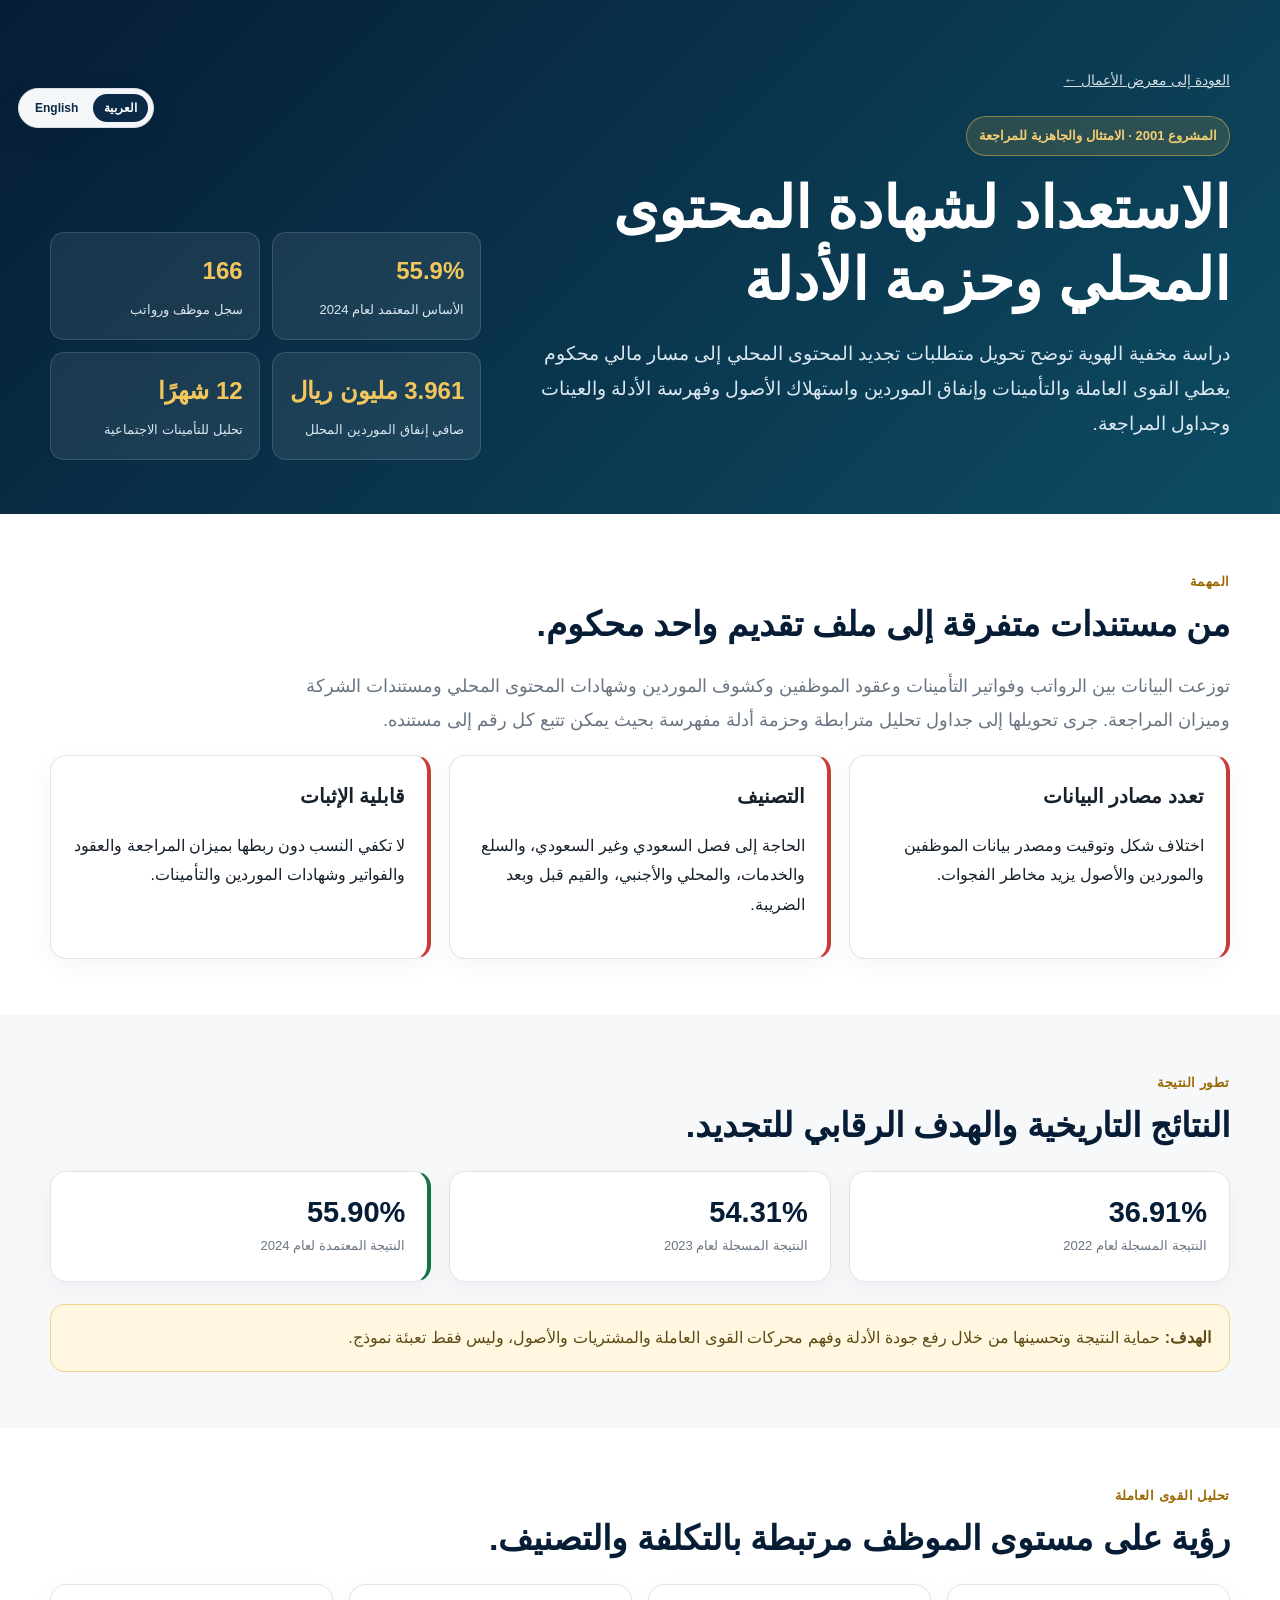
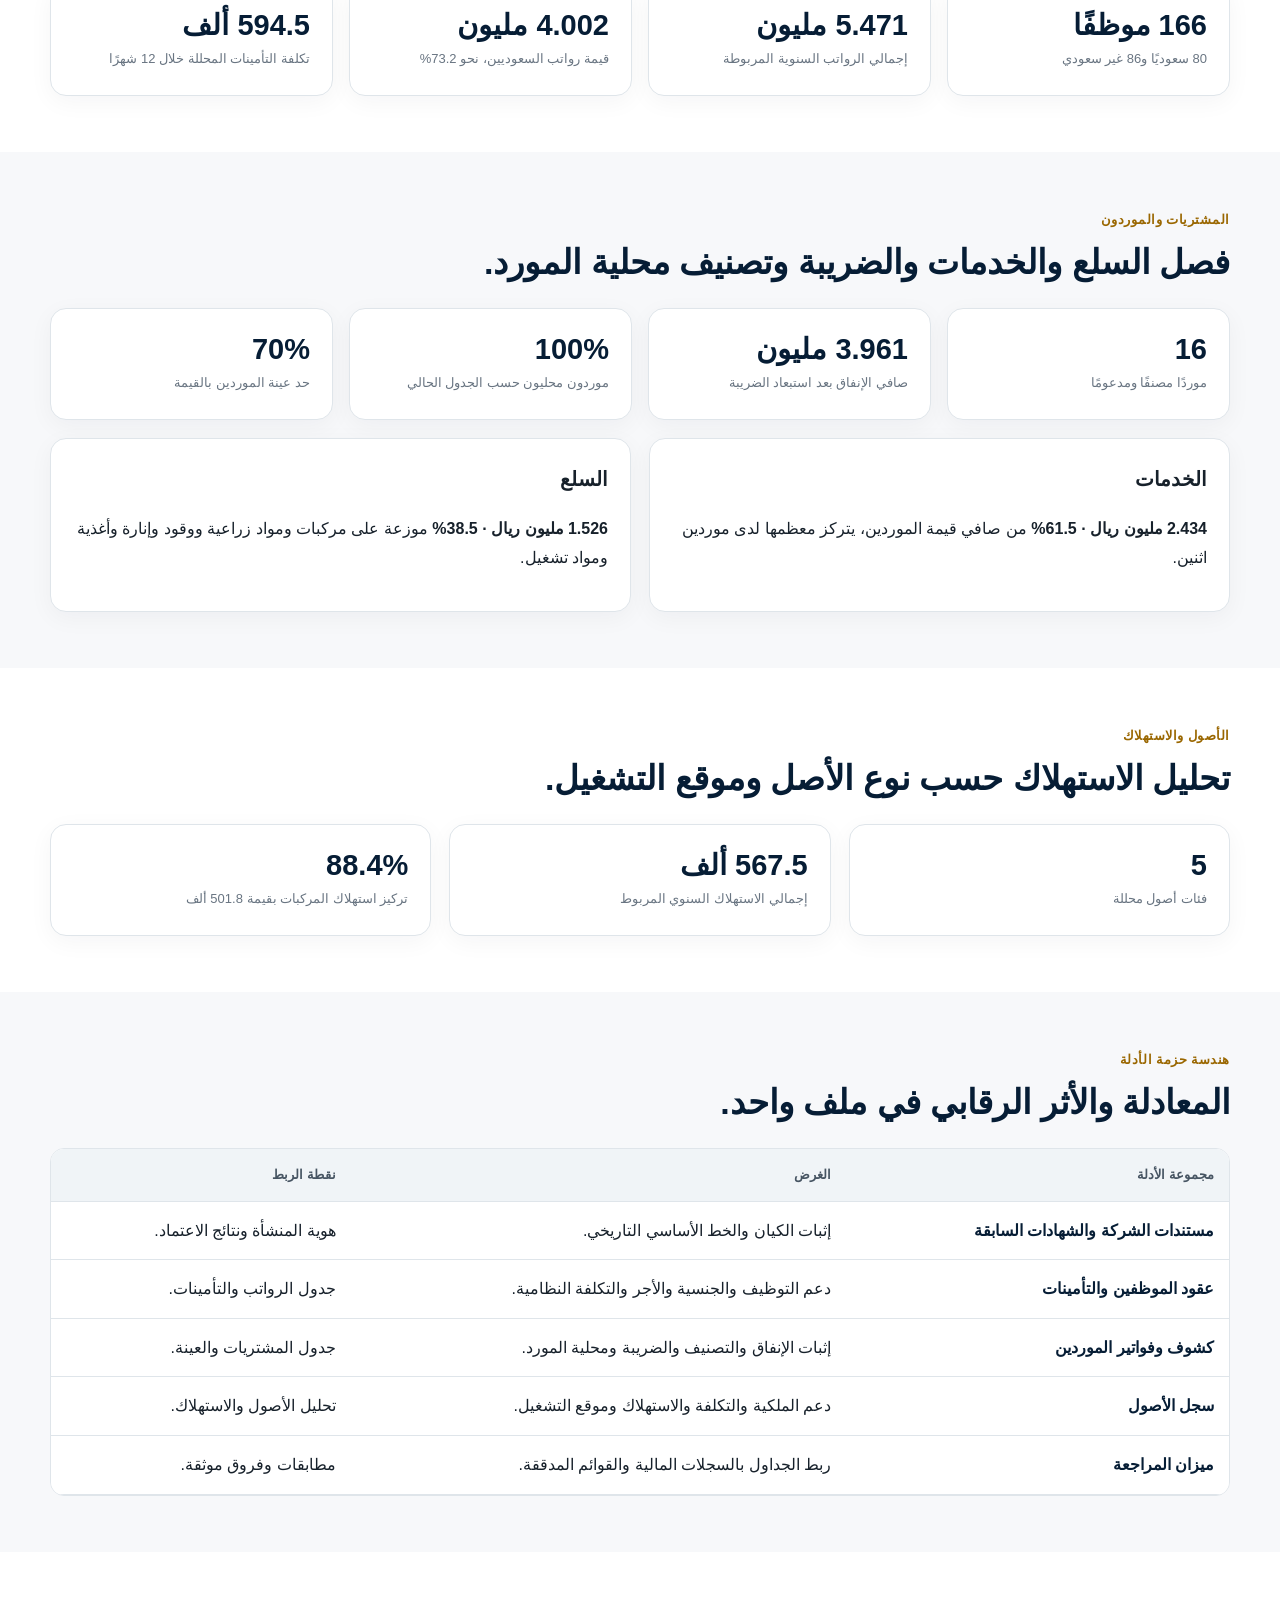
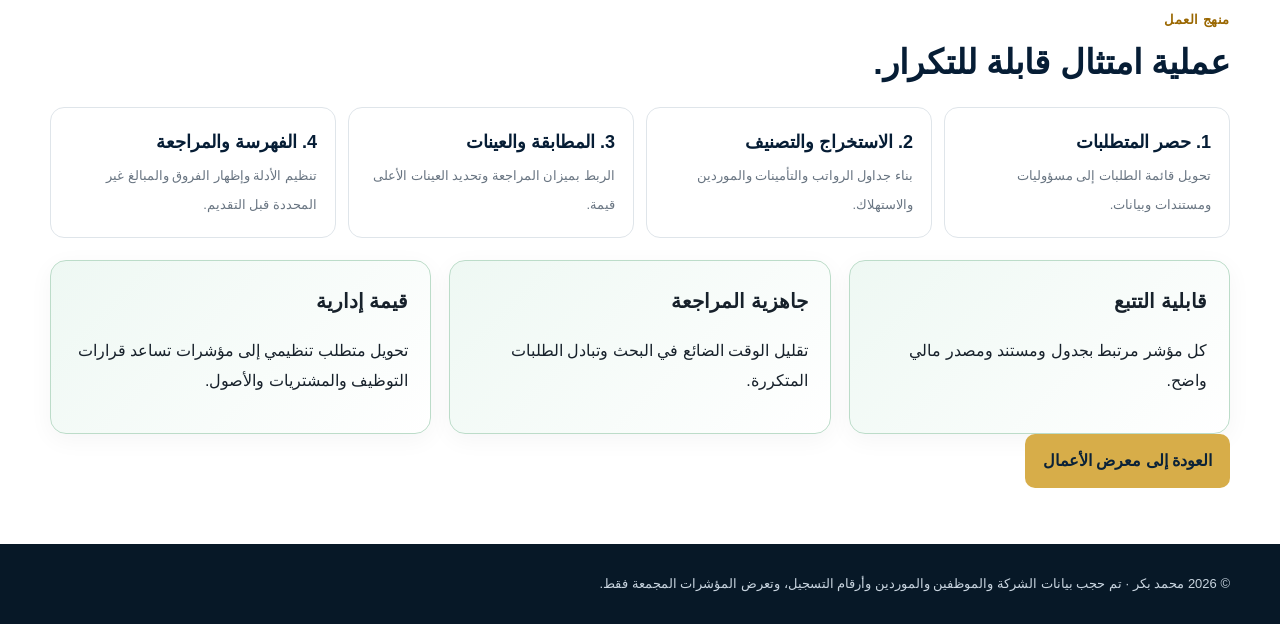
<file: local-content-case-study-ar.html>
<!doctype html><html lang="ar" dir="rtl"><head><meta charset="utf-8"><meta name="viewport" content="width=device-width,initial-scale=1"><title>دراسة الجاهزية لشهادة المحتوى المحلي | محمد بكر</title><meta name="description" content="دراسة إعداد ملف المحتوى المحلي وربط الرواتب والتأمينات والموردين والأصول والاستهلاك بميزان المراجعة وحزمة أدلة جاهزة للمراجعة."><meta name="robots" content="index,follow"><link rel="canonical" href="https://mohamedbakrfinance.com/local-content-case-study-ar.html"><link rel="alternate" hreflang="en" href="https://mohamedbakrfinance.com/local-content-case-study.html"><link rel="alternate" hreflang="ar" href="https://mohamedbakrfinance.com/local-content-case-study-ar.html"><link rel="icon" href="assets/favicon.svg" type="image/svg+xml"><link rel="stylesheet" href="case-study-ar.css"></head><body>
<section class="hero"><div class="wrap hero-grid"><div><div class="crumb"><a href="index-ar.html#portfolio">العودة إلى معرض الأعمال ←</a></div><span class="badge">المشروع 2001 · الامتثال والجاهزية للمراجعة</span><h1>الاستعداد لشهادة المحتوى المحلي وحزمة الأدلة</h1><p class="sub">دراسة مخفية الهوية توضح تحويل متطلبات تجديد المحتوى المحلي إلى مسار مالي محكوم يغطي القوى العاملة والتأمينات وإنفاق الموردين واستهلاك الأصول وفهرسة الأدلة والعينات وجداول المراجعة.</p></div><div class="hero-kpis"><div class="hk"><b>55.9%</b><span>الأساس المعتمد لعام 2024</span></div><div class="hk"><b>166</b><span>سجل موظف ورواتب</span></div><div class="hk"><b>3.961 مليون ريال</b><span>صافي إنفاق الموردين المحلل</span></div><div class="hk"><b>12 شهرًا</b><span>تحليل للتأمينات الاجتماعية</span></div></div></div></section>
<section class="section"><div class="wrap"><div class="eyebrow">المهمة</div><h2>من مستندات متفرقة إلى ملف تقديم واحد محكوم.</h2><p class="lead">توزعت البيانات بين الرواتب وفواتير التأمينات وعقود الموظفين وكشوف الموردين وشهادات المحتوى المحلي ومستندات الشركة وميزان المراجعة. جرى تحويلها إلى جداول تحليل مترابطة وحزمة أدلة مفهرسة بحيث يمكن تتبع كل رقم إلى مستنده.</p><div class="grid3"><div class="card issue"><h3>تعدد مصادر البيانات</h3><p>اختلاف شكل وتوقيت ومصدر بيانات الموظفين والموردين والأصول يزيد مخاطر الفجوات.</p></div><div class="card issue"><h3>التصنيف</h3><p>الحاجة إلى فصل السعودي وغير السعودي، والسلع والخدمات، والمحلي والأجنبي، والقيم قبل وبعد الضريبة.</p></div><div class="card issue"><h3>قابلية الإثبات</h3><p>لا تكفي النسب دون ربطها بميزان المراجعة والعقود والفواتير وشهادات الموردين والتأمينات.</p></div></div></div></section>
<section class="section soft"><div class="wrap"><div class="eyebrow">تطور النتيجة</div><h2>النتائج التاريخية والهدف الرقابي للتجديد.</h2><div class="grid3"><div class="card metric"><b>36.91%</b><span>النتيجة المسجلة لعام 2022</span></div><div class="card metric"><b>54.31%</b><span>النتيجة المسجلة لعام 2023</span></div><div class="card metric fix"><b>55.90%</b><span>النتيجة المعتمدة لعام 2024</span></div></div><div class="note" style="margin-top:22px"><strong>الهدف:</strong> حماية النتيجة وتحسينها من خلال رفع جودة الأدلة وفهم محركات القوى العاملة والمشتريات والأصول، وليس فقط تعبئة نموذج.</div></div></section>
<section class="section"><div class="wrap"><div class="eyebrow">تحليل القوى العاملة</div><h2>رؤية على مستوى الموظف مرتبطة بالتكلفة والتصنيف.</h2><div class="grid4"><div class="card metric"><b>166 موظفًا</b><span>80 سعوديًا و86 غير سعودي</span></div><div class="card metric"><b>5.471 مليون</b><span>إجمالي الرواتب السنوية المربوطة</span></div><div class="card metric"><b>4.002 مليون</b><span>قيمة رواتب السعوديين، نحو 73.2%</span></div><div class="card metric"><b>594.5 ألف</b><span>تكلفة التأمينات المحللة خلال 12 شهرًا</span></div></div></div></section>
<section class="section soft"><div class="wrap"><div class="eyebrow">المشتريات والموردون</div><h2>فصل السلع والخدمات والضريبة وتصنيف محلية المورد.</h2><div class="grid4"><div class="card metric"><b>16</b><span>موردًا مصنفًا ومدعومًا</span></div><div class="card metric"><b>3.961 مليون</b><span>صافي الإنفاق بعد استبعاد الضريبة</span></div><div class="card metric"><b>100%</b><span>موردون محليون حسب الجدول الحالي</span></div><div class="card metric"><b>70%</b><span>حد عينة الموردين بالقيمة</span></div></div><div class="grid2" style="margin-top:18px"><div class="card"><h3>الخدمات</h3><p><b>2.434 مليون ريال · 61.5%</b> من صافي قيمة الموردين، يتركز معظمها لدى موردين اثنين.</p></div><div class="card"><h3>السلع</h3><p><b>1.526 مليون ريال · 38.5%</b> موزعة على مركبات ومواد زراعية ووقود وإنارة وأغذية ومواد تشغيل.</p></div></div></div></section>
<section class="section"><div class="wrap"><div class="eyebrow">الأصول والاستهلاك</div><h2>تحليل الاستهلاك حسب نوع الأصل وموقع التشغيل.</h2><div class="grid3"><div class="card metric"><b>5</b><span>فئات أصول محللة</span></div><div class="card metric"><b>567.5 ألف</b><span>إجمالي الاستهلاك السنوي المربوط</span></div><div class="card metric"><b>88.4%</b><span>تركيز استهلاك المركبات بقيمة 501.8 ألف</span></div></div></div></section>
<section class="section soft"><div class="wrap"><div class="eyebrow">هندسة حزمة الأدلة</div><h2>المعادلة والأثر الرقابي في ملف واحد.</h2><div class="table-wrap"><table><thead><tr><th>مجموعة الأدلة</th><th>الغرض</th><th>نقطة الربط</th></tr></thead><tbody><tr><td><b>مستندات الشركة والشهادات السابقة</b></td><td>إثبات الكيان والخط الأساسي التاريخي.</td><td>هوية المنشأة ونتائج الاعتماد.</td></tr><tr><td><b>عقود الموظفين والتأمينات</b></td><td>دعم التوظيف والجنسية والأجر والتكلفة النظامية.</td><td>جدول الرواتب والتأمينات.</td></tr><tr><td><b>كشوف وفواتير الموردين</b></td><td>إثبات الإنفاق والتصنيف والضريبة ومحلية المورد.</td><td>جدول المشتريات والعينة.</td></tr><tr><td><b>سجل الأصول</b></td><td>دعم الملكية والتكلفة والاستهلاك وموقع التشغيل.</td><td>تحليل الأصول والاستهلاك.</td></tr><tr><td><b>ميزان المراجعة</b></td><td>ربط الجداول بالسجلات المالية والقوائم المدققة.</td><td>مطابقات وفروق موثقة.</td></tr></tbody></table></div></div></section>
<section class="section"><div class="wrap"><div class="eyebrow">منهج العمل</div><h2>عملية امتثال قابلة للتكرار.</h2><div class="flow"><div class="step"><b>1. حصر المتطلبات</b><span>تحويل قائمة الطلبات إلى مسؤوليات ومستندات وبيانات.</span></div><div class="step"><b>2. الاستخراج والتصنيف</b><span>بناء جداول الرواتب والتأمينات والموردين والاستهلاك.</span></div><div class="step"><b>3. المطابقة والعينات</b><span>الربط بميزان المراجعة وتحديد العينات الأعلى قيمة.</span></div><div class="step"><b>4. الفهرسة والمراجعة</b><span>تنظيم الأدلة وإظهار الفروق والمبالغ غير المحددة قبل التقديم.</span></div></div><div class="grid3" style="margin-top:22px"><div class="card result"><h3>قابلية التتبع</h3><p>كل مؤشر مرتبط بجدول ومستند ومصدر مالي واضح.</p></div><div class="card result"><h3>جاهزية المراجعة</h3><p>تقليل الوقت الضائع في البحث وتبادل الطلبات المتكررة.</p></div><div class="card result"><h3>قيمة إدارية</h3><p>تحويل متطلب تنظيمي إلى مؤشرات تساعد قرارات التوظيف والمشتريات والأصول.</p></div></div><a class="cta" href="index-ar.html#portfolio">العودة إلى معرض الأعمال</a></div></section><footer><div class="wrap">© 2026 محمد بكر · تم حجب بيانات الشركة والموظفين والموردين وأرقام التسجيل، وتعرض المؤشرات المجمعة فقط.</div></footer><script src="language-switch.js"></script></body></html>
</file>
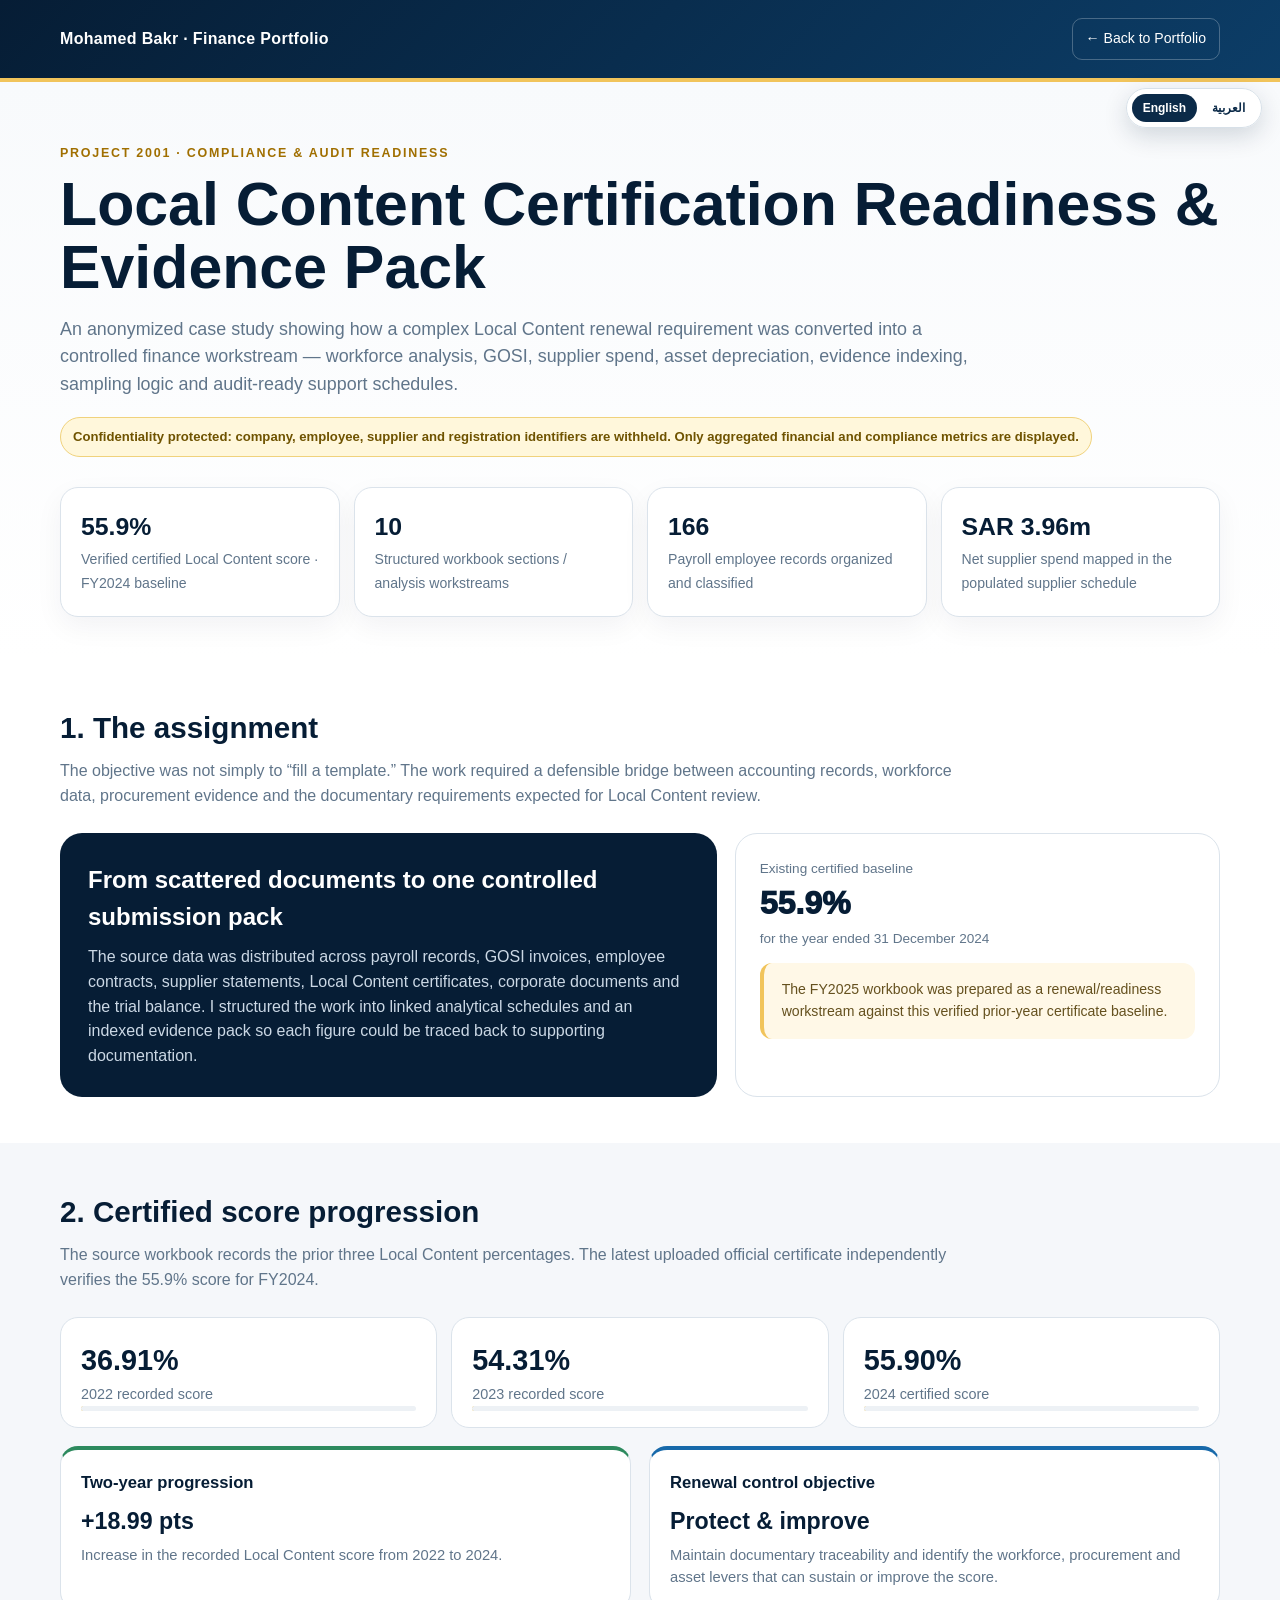
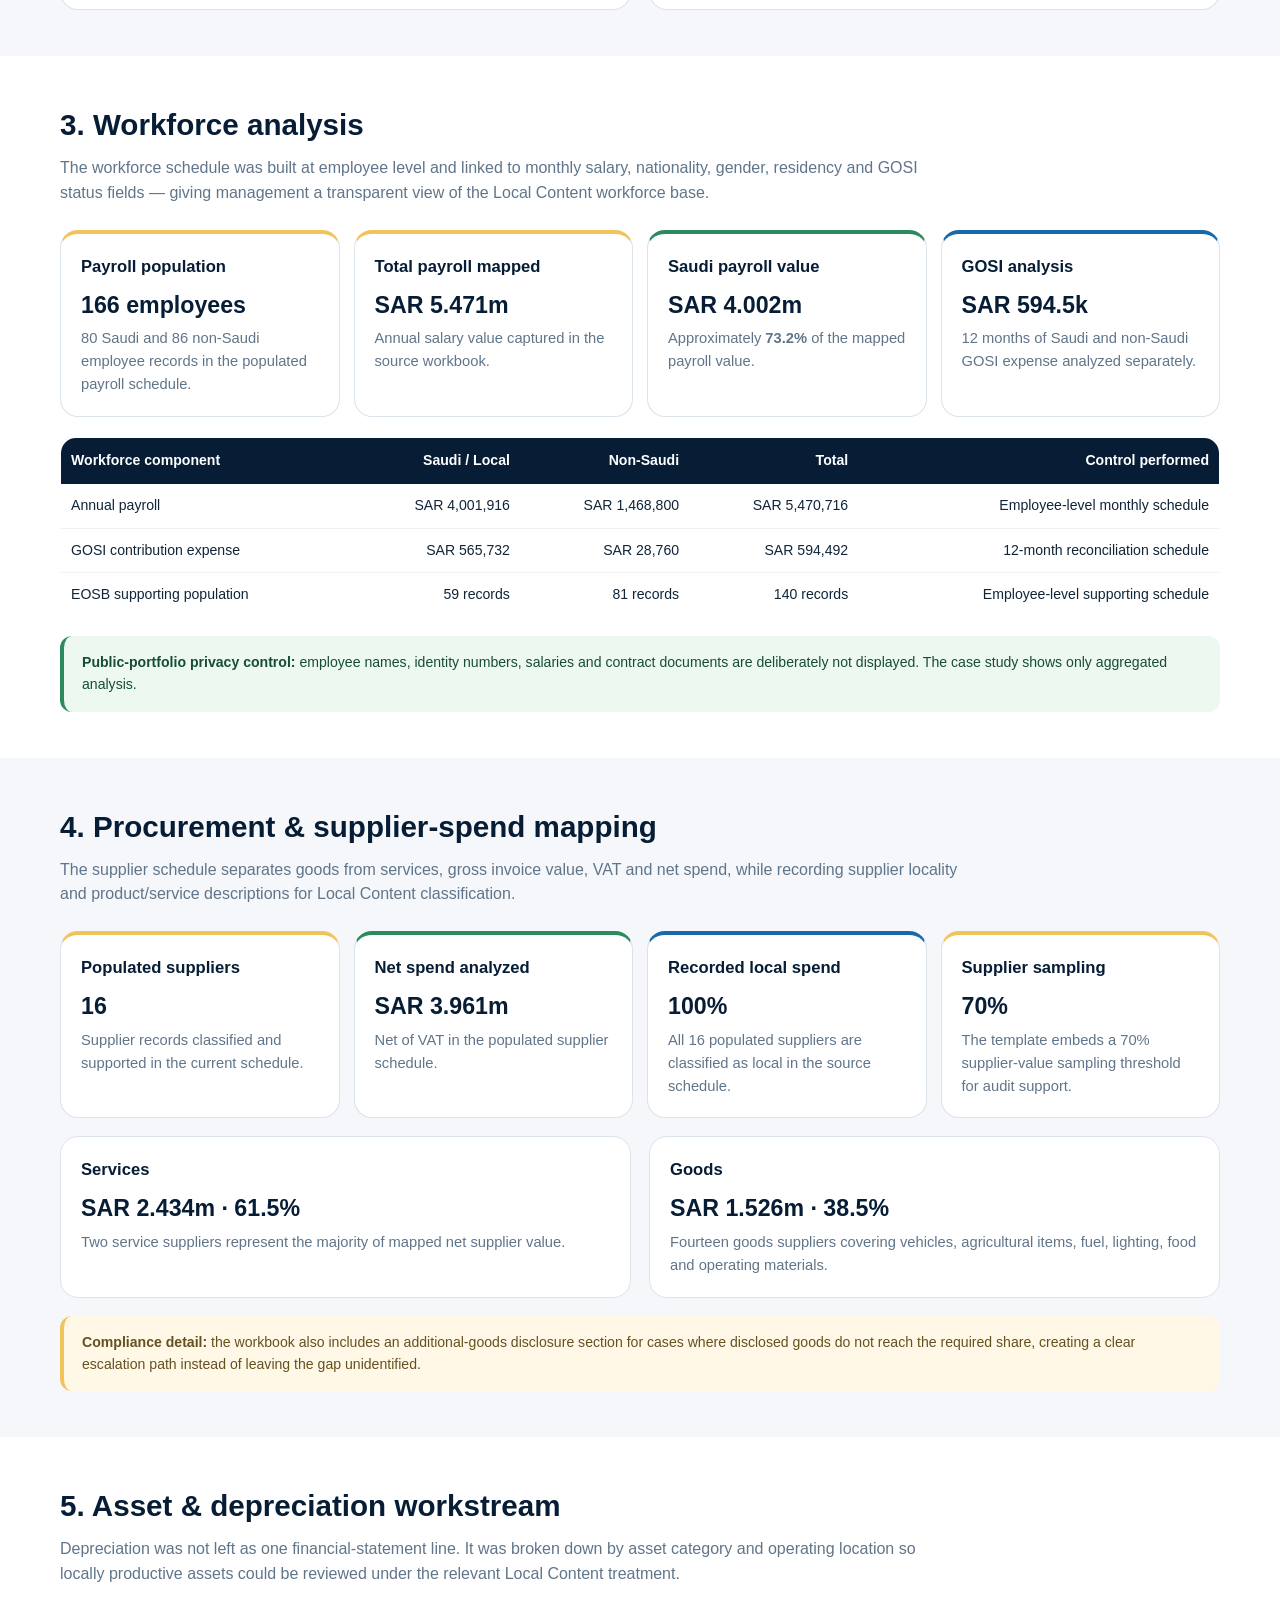
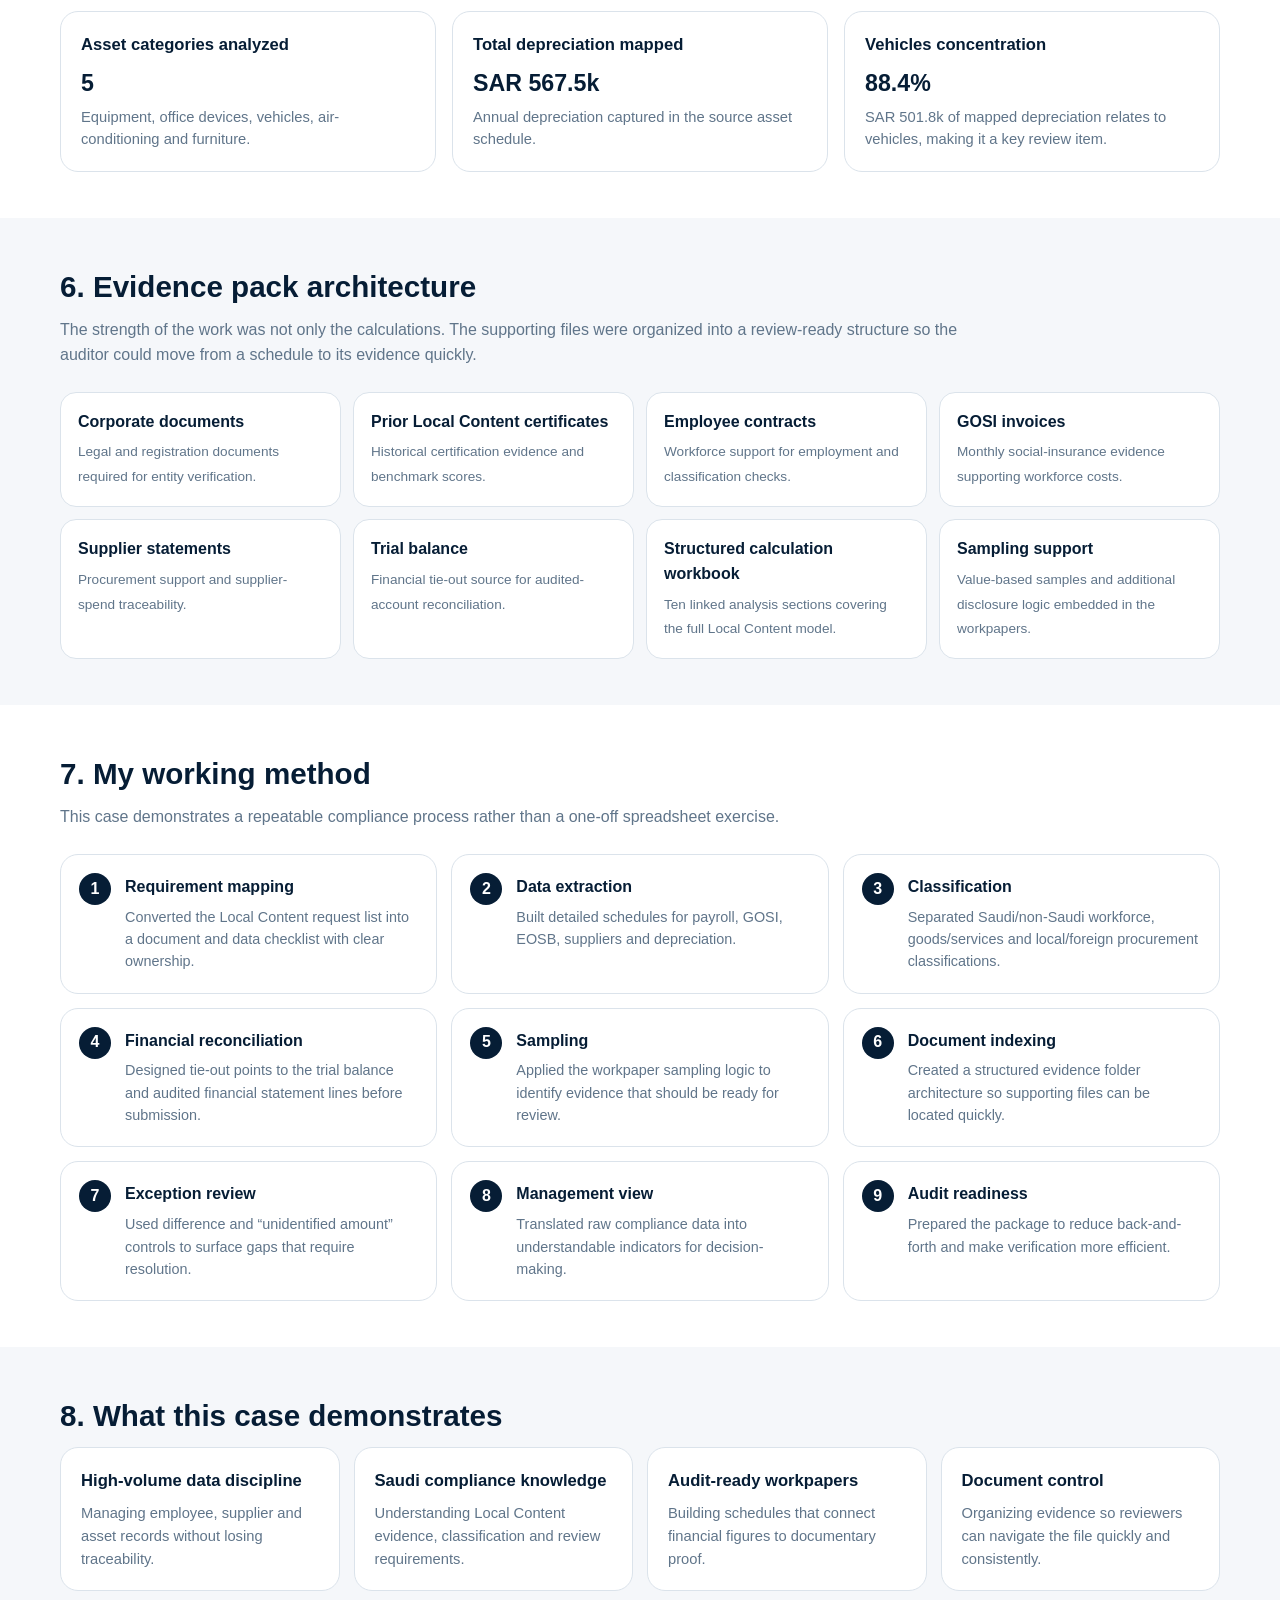
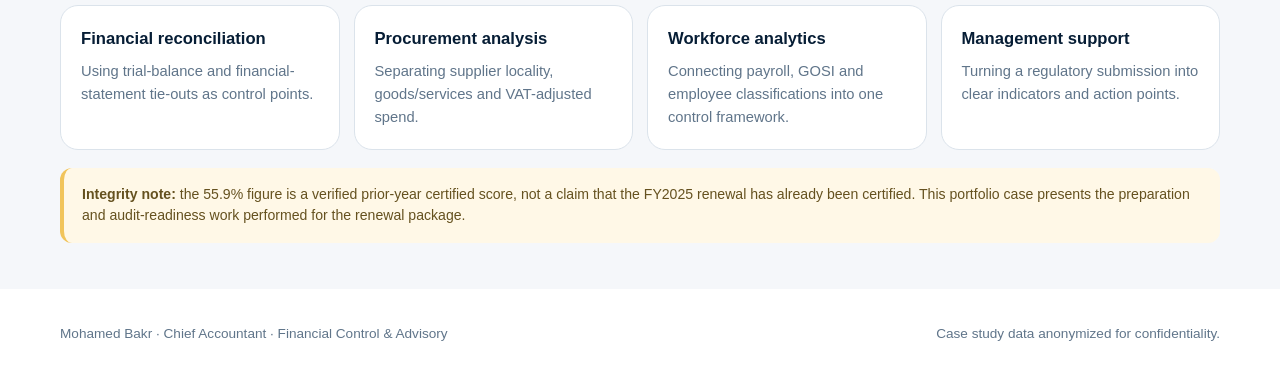
<file: local-content-case-study.html>
<!doctype html>
<html lang="en">
<head>
<meta charset="utf-8">
<meta name="viewport" content="width=device-width,initial-scale=1">
<title>Local Content Certification Case Study | Mohamed Bakr Finance</title>
<meta name="description" content="A Local Content certification-readiness case study covering payroll, GOSI, supplier-spend mapping, depreciation, reconciliation and audit evidence preparation.">

<!-- SEO ENHANCEMENT START -->
<meta name="robots" content="index,follow,max-image-preview:large,max-snippet:-1,max-video-preview:-1">
<meta name="author" content="Mohamed Bakr">
<link rel="canonical" href="https://mohamedbakrfinance.com/local-content-case-study.html">
<link rel="alternate" hreflang="en" href="https://mohamedbakrfinance.com/local-content-case-study.html">
<link rel="alternate" hreflang="ar" href="https://mohamedbakrfinance.com/local-content-case-study-ar.html">
<meta property="og:type" content="article">
<meta property="og:site_name" content="Mohamed Bakr Finance">
<meta property="og:title" content="Local Content Certification Case Study | Mohamed Bakr Finance">
<meta property="og:description" content="A Local Content certification-readiness case study covering payroll, GOSI, supplier-spend mapping, depreciation, reconciliation and audit evidence preparation.">
<meta property="og:url" content="https://mohamedbakrfinance.com/local-content-case-study.html">
<meta property="og:image" content="https://mohamedbakrfinance.com/assets/local-content.png">
<meta property="og:locale" content="en_US">
<meta property="og:locale:alternate" content="ar_SA">
<meta name="twitter:card" content="summary_large_image">
<meta name="twitter:title" content="Local Content Certification Case Study | Mohamed Bakr Finance">
<meta name="twitter:description" content="A Local Content certification-readiness case study covering payroll, GOSI, supplier-spend mapping, depreciation, reconciliation and audit evidence preparation.">
<meta name="twitter:image" content="https://mohamedbakrfinance.com/assets/local-content.png">
<link rel="icon" href="assets/favicon.svg" type="image/svg+xml">
<script type="application/ld+json">
{
  "@context": "https://schema.org",
  "@type": "Article",
  "@id": "https://mohamedbakrfinance.com/local-content-case-study.html#article",
  "headline": "Local Content Certification Readiness & Evidence Pack",
  "description": "A Local Content certification-readiness case study covering payroll, GOSI, supplier-spend mapping, depreciation, reconciliation and audit evidence preparation.",
  "url": "https://mohamedbakrfinance.com/local-content-case-study.html",
  "mainEntityOfPage": "https://mohamedbakrfinance.com/local-content-case-study.html",
  "image": [
    "https://mohamedbakrfinance.com/assets/local-content.png"
  ],
  "dateModified": "2026-09-03",
  "author": {
    "@type": "Person",
    "@id": "https://mohamedbakrfinance.com/#person",
    "name": "Mohamed Bakr",
    "url": "https://mohamedbakrfinance.com/"
  },
  "publisher": {
    "@type": "Person",
    "@id": "https://mohamedbakrfinance.com/#person",
    "name": "Mohamed Bakr"
  },
  "about": [
    "Local Content",
    "Compliance",
    "Audit Readiness",
    "Payroll Analysis",
    "Supplier Spend"
  ],
  "isPartOf": {
    "@type": "WebSite",
    "@id": "https://mohamedbakrfinance.com/#website",
    "name": "Mohamed Bakr Finance",
    "url": "https://mohamedbakrfinance.com/"
  }
}
</script>
<!-- SEO ENHANCEMENT END -->

<style>
:root{--navy:#061d35;--navy2:#0d3356;--gold:#f1c45b;--ink:#102538;--muted:#60758a;--soft:#f5f7fa;--line:#dbe3eb;--green:#157347;--amber:#9a6700;--blue:#1769aa}
*{box-sizing:border-box}body{margin:0;font-family:Inter,Segoe UI,Arial,sans-serif;color:var(--ink);background:#fff;line-height:1.55}a{color:inherit}.wrap{width:min(1160px,calc(100% - 34px));margin:auto}
.top{background:linear-gradient(135deg,var(--navy),#0c3d67);color:#fff;padding:18px 0;border-bottom:4px solid var(--gold)}.top-inner{display:flex;justify-content:space-between;align-items:center;gap:18px}.brand{font-weight:900;letter-spacing:.02em}.back{text-decoration:none;border:1px solid rgba(255,255,255,.25);padding:9px 13px;border-radius:10px;font-size:.88rem}
.hero{background:linear-gradient(180deg,#f8fafc,#fff);padding:62px 0 42px}.eyebrow{text-transform:uppercase;letter-spacing:.14em;font-weight:900;color:#a06f00;font-size:.78rem}h1{font-size:clamp(2.1rem,5vw,3.8rem);line-height:1.04;margin:10px 0 16px;color:var(--navy)}.sub{font-size:1.12rem;color:var(--muted);max-width:920px;margin:0}.conf{display:inline-flex;margin-top:18px;padding:9px 12px;border-radius:999px;background:#fff7db;border:1px solid #f0d27c;font-size:.82rem;font-weight:800;color:#6f5300}
.kpis{display:grid;grid-template-columns:repeat(4,1fr);gap:14px;margin-top:30px}.kpi{background:#fff;border:1px solid var(--line);border-radius:18px;padding:20px;box-shadow:0 10px 28px rgba(6,29,53,.05)}.kpi b{display:block;font-size:1.55rem;color:var(--navy)}.kpi span{color:var(--muted);font-size:.88rem}
section{padding:46px 0}.soft{background:var(--soft)}h2{font-size:1.85rem;color:var(--navy);margin:0 0 8px}.lead{color:var(--muted);margin:0 0 24px;max-width:900px}.grid2{display:grid;grid-template-columns:repeat(2,1fr);gap:18px}.grid3{display:grid;grid-template-columns:repeat(3,1fr);gap:16px}.grid4{display:grid;grid-template-columns:repeat(4,1fr);gap:14px}.card{background:#fff;border:1px solid var(--line);border-radius:18px;padding:20px}.card h3{margin:0 0 8px;color:var(--navy);font-size:1.04rem}.card p{margin:0;color:var(--muted);font-size:.92rem}.metric{font-size:1.45rem;font-weight:900;color:var(--navy);margin:7px 0 4px}.accent{border-top:4px solid var(--gold)}.good{border-top:4px solid #2d8a5e}.control{border-top:4px solid var(--blue)}
.callout{display:grid;grid-template-columns:1.15fr .85fr;gap:18px;align-items:stretch}.callout-main{background:var(--navy);color:#fff;border-radius:22px;padding:28px}.callout-main h3{font-size:1.5rem;margin:0 0 10px}.callout-main p{color:#cbd8e5;margin:0}.callout-side{background:#fff;border:1px solid var(--line);border-radius:22px;padding:24px}.big{font-size:2rem;font-weight:950;color:var(--navy)}.small{font-size:.85rem;color:var(--muted)}
table{width:100%;border-collapse:collapse;background:#fff;border:1px solid var(--line);border-radius:16px;overflow:hidden;font-size:.88rem}th{background:var(--navy);color:#fff;text-align:right;padding:12px 10px;white-space:nowrap}th:first-child,td:first-child{text-align:left}td{padding:11px 10px;border-bottom:1px solid #edf1f5;text-align:right}tr:last-child td{border-bottom:none}.table-wrap{overflow:auto;border-radius:16px}.pos{color:var(--green);font-weight:800}
.scoreline{display:grid;grid-template-columns:repeat(3,1fr);gap:14px}.score{background:#fff;border:1px solid var(--line);border-radius:18px;padding:20px;position:relative}.score:after{content:"";position:absolute;left:20px;right:20px;bottom:16px;height:5px;border-radius:999px;background:#edf1f5}.score .fill{position:absolute;left:20px;bottom:16px;height:5px;border-radius:999px;background:var(--gold)}.score b{display:block;font-size:1.8rem;color:var(--navy)}.score span{color:var(--muted);font-size:.9rem}.score.s2022 .fill{width:37%}.score.s2023 .fill{width:54%}.score.s2024 .fill{width:56%}
.workflow{counter-reset:step;display:grid;grid-template-columns:repeat(3,1fr);gap:14px}.step{background:#fff;border:1px solid var(--line);border-radius:18px;padding:20px;position:relative;padding-left:64px}.step:before{counter-increment:step;content:counter(step);position:absolute;left:18px;top:18px;width:32px;height:32px;border-radius:50%;display:grid;place-items:center;background:var(--navy);color:#fff;font-weight:900}.step h3{margin:0 0 6px;color:var(--navy);font-size:1rem}.step p{margin:0;color:var(--muted);font-size:.9rem}
.evidence{display:grid;grid-template-columns:repeat(4,1fr);gap:12px}.evidence .item{background:#fff;border:1px solid var(--line);border-radius:16px;padding:17px}.evidence b{display:block;color:var(--navy);margin-bottom:5px}.evidence span{font-size:.85rem;color:var(--muted)}
.note{margin-top:18px;padding:16px 18px;border-left:4px solid var(--gold);background:#fff8e7;border-radius:12px;color:#65511f;font-size:.88rem}.privacy{margin-top:18px;padding:16px 18px;border-left:4px solid #2d8a5e;background:#edf8f1;border-radius:12px;color:#174d34;font-size:.88rem}.footer{padding:34px 0 46px;color:var(--muted);font-size:.85rem}.footer-inner{display:flex;justify-content:space-between;gap:18px;flex-wrap:wrap}
@media(max-width:900px){.kpis,.grid4,.evidence{grid-template-columns:repeat(2,1fr)}.grid2,.grid3,.callout,.scoreline,.workflow{grid-template-columns:1fr}}@media(max-width:580px){.kpis,.grid4,.evidence{grid-template-columns:1fr}.hero{padding-top:38px}}
</style>
</head>
<body>
<header class="top"><div class="wrap top-inner"><div class="brand">Mohamed Bakr · Finance Portfolio</div><a class="back" href="index.html#portfolio">← Back to Portfolio</a></div></header>
<main>
<section class="hero"><div class="wrap"><div class="eyebrow">Project 2001 · Compliance & Audit Readiness</div><h1>Local Content Certification Readiness & Evidence Pack</h1><p class="sub">An anonymized case study showing how a complex Local Content renewal requirement was converted into a controlled finance workstream — workforce analysis, GOSI, supplier spend, asset depreciation, evidence indexing, sampling logic and audit-ready support schedules.</p><div class="conf">Confidentiality protected: company, employee, supplier and registration identifiers are withheld. Only aggregated financial and compliance metrics are displayed.</div>
<div class="kpis"><div class="kpi"><b>55.9%</b><span>Verified certified Local Content score · FY2024 baseline</span></div><div class="kpi"><b>10</b><span>Structured workbook sections / analysis workstreams</span></div><div class="kpi"><b>166</b><span>Payroll employee records organized and classified</span></div><div class="kpi"><b>SAR 3.96m</b><span>Net supplier spend mapped in the populated supplier schedule</span></div></div></div></section>

<section><div class="wrap"><h2>1. The assignment</h2><p class="lead">The objective was not simply to “fill a template.” The work required a defensible bridge between accounting records, workforce data, procurement evidence and the documentary requirements expected for Local Content review.</p>
<div class="callout"><div class="callout-main"><h3>From scattered documents to one controlled submission pack</h3><p>The source data was distributed across payroll records, GOSI invoices, employee contracts, supplier statements, Local Content certificates, corporate documents and the trial balance. I structured the work into linked analytical schedules and an indexed evidence pack so each figure could be traced back to supporting documentation.</p></div><div class="callout-side"><div class="small">Existing certified baseline</div><div class="big">55.9%</div><div class="small">for the year ended 31 December 2024</div><div class="note" style="margin-top:14px">The FY2025 workbook was prepared as a renewal/readiness workstream against this verified prior-year certificate baseline.</div></div></div></div></section>

<section class="soft"><div class="wrap"><h2>2. Certified score progression</h2><p class="lead">The source workbook records the prior three Local Content percentages. The latest uploaded official certificate independently verifies the 55.9% score for FY2024.</p><div class="scoreline"><div class="score s2022"><b>36.91%</b><span>2022 recorded score</span><div class="fill"></div></div><div class="score s2023"><b>54.31%</b><span>2023 recorded score</span><div class="fill"></div></div><div class="score s2024"><b>55.90%</b><span>2024 certified score</span><div class="fill"></div></div></div><div class="grid2" style="margin-top:18px"><div class="card good"><h3>Two-year progression</h3><div class="metric">+18.99 pts</div><p>Increase in the recorded Local Content score from 2022 to 2024.</p></div><div class="card control"><h3>Renewal control objective</h3><div class="metric">Protect & improve</div><p>Maintain documentary traceability and identify the workforce, procurement and asset levers that can sustain or improve the score.</p></div></div></div></section>

<section><div class="wrap"><h2>3. Workforce analysis</h2><p class="lead">The workforce schedule was built at employee level and linked to monthly salary, nationality, gender, residency and GOSI status fields — giving management a transparent view of the Local Content workforce base.</p><div class="grid4"><div class="card accent"><h3>Payroll population</h3><div class="metric">166 employees</div><p>80 Saudi and 86 non-Saudi employee records in the populated payroll schedule.</p></div><div class="card accent"><h3>Total payroll mapped</h3><div class="metric">SAR 5.471m</div><p>Annual salary value captured in the source workbook.</p></div><div class="card good"><h3>Saudi payroll value</h3><div class="metric">SAR 4.002m</div><p>Approximately <strong>73.2%</strong> of the mapped payroll value.</p></div><div class="card control"><h3>GOSI analysis</h3><div class="metric">SAR 594.5k</div><p>12 months of Saudi and non-Saudi GOSI expense analyzed separately.</p></div></div>
<div class="table-wrap" style="margin-top:20px"><table><thead><tr><th>Workforce component</th><th>Saudi / Local</th><th>Non-Saudi</th><th>Total</th><th>Control performed</th></tr></thead><tbody><tr><td>Annual payroll</td><td>SAR 4,001,916</td><td>SAR 1,468,800</td><td>SAR 5,470,716</td><td>Employee-level monthly schedule</td></tr><tr><td>GOSI contribution expense</td><td>SAR 565,732</td><td>SAR 28,760</td><td>SAR 594,492</td><td>12-month reconciliation schedule</td></tr><tr><td>EOSB supporting population</td><td>59 records</td><td>81 records</td><td>140 records</td><td>Employee-level supporting schedule</td></tr></tbody></table></div>
<div class="privacy"><strong>Public-portfolio privacy control:</strong> employee names, identity numbers, salaries and contract documents are deliberately not displayed. The case study shows only aggregated analysis.</div></div></section>

<section class="soft"><div class="wrap"><h2>4. Procurement & supplier-spend mapping</h2><p class="lead">The supplier schedule separates goods from services, gross invoice value, VAT and net spend, while recording supplier locality and product/service descriptions for Local Content classification.</p><div class="grid4"><div class="card accent"><h3>Populated suppliers</h3><div class="metric">16</div><p>Supplier records classified and supported in the current schedule.</p></div><div class="card good"><h3>Net spend analyzed</h3><div class="metric">SAR 3.961m</div><p>Net of VAT in the populated supplier schedule.</p></div><div class="card control"><h3>Recorded local spend</h3><div class="metric">100%</div><p>All 16 populated suppliers are classified as local in the source schedule.</p></div><div class="card accent"><h3>Supplier sampling</h3><div class="metric">70%</div><p>The template embeds a 70% supplier-value sampling threshold for audit support.</p></div></div>
<div class="grid2" style="margin-top:18px"><div class="card"><h3>Services</h3><div class="metric">SAR 2.434m · 61.5%</div><p>Two service suppliers represent the majority of mapped net supplier value.</p></div><div class="card"><h3>Goods</h3><div class="metric">SAR 1.526m · 38.5%</div><p>Fourteen goods suppliers covering vehicles, agricultural items, fuel, lighting, food and operating materials.</p></div></div>
<div class="note"><strong>Compliance detail:</strong> the workbook also includes an additional-goods disclosure section for cases where disclosed goods do not reach the required share, creating a clear escalation path instead of leaving the gap unidentified.</div></div></section>

<section><div class="wrap"><h2>5. Asset & depreciation workstream</h2><p class="lead">Depreciation was not left as one financial-statement line. It was broken down by asset category and operating location so locally productive assets could be reviewed under the relevant Local Content treatment.</p><div class="grid3"><div class="card"><h3>Asset categories analyzed</h3><div class="metric">5</div><p>Equipment, office devices, vehicles, air-conditioning and furniture.</p></div><div class="card"><h3>Total depreciation mapped</h3><div class="metric">SAR 567.5k</div><p>Annual depreciation captured in the source asset schedule.</p></div><div class="card"><h3>Vehicles concentration</h3><div class="metric">88.4%</div><p>SAR 501.8k of mapped depreciation relates to vehicles, making it a key review item.</p></div></div></div></section>

<section class="soft"><div class="wrap"><h2>6. Evidence pack architecture</h2><p class="lead">The strength of the work was not only the calculations. The supporting files were organized into a review-ready structure so the auditor could move from a schedule to its evidence quickly.</p><div class="evidence"><div class="item"><b>Corporate documents</b><span>Legal and registration documents required for entity verification.</span></div><div class="item"><b>Prior Local Content certificates</b><span>Historical certification evidence and benchmark scores.</span></div><div class="item"><b>Employee contracts</b><span>Workforce support for employment and classification checks.</span></div><div class="item"><b>GOSI invoices</b><span>Monthly social-insurance evidence supporting workforce costs.</span></div><div class="item"><b>Supplier statements</b><span>Procurement support and supplier-spend traceability.</span></div><div class="item"><b>Trial balance</b><span>Financial tie-out source for audited-account reconciliation.</span></div><div class="item"><b>Structured calculation workbook</b><span>Ten linked analysis sections covering the full Local Content model.</span></div><div class="item"><b>Sampling support</b><span>Value-based samples and additional disclosure logic embedded in the workpapers.</span></div></div></div></section>

<section><div class="wrap"><h2>7. My working method</h2><p class="lead">This case demonstrates a repeatable compliance process rather than a one-off spreadsheet exercise.</p><div class="workflow"><div class="step"><h3>Requirement mapping</h3><p>Converted the Local Content request list into a document and data checklist with clear ownership.</p></div><div class="step"><h3>Data extraction</h3><p>Built detailed schedules for payroll, GOSI, EOSB, suppliers and depreciation.</p></div><div class="step"><h3>Classification</h3><p>Separated Saudi/non-Saudi workforce, goods/services and local/foreign procurement classifications.</p></div><div class="step"><h3>Financial reconciliation</h3><p>Designed tie-out points to the trial balance and audited financial statement lines before submission.</p></div><div class="step"><h3>Sampling</h3><p>Applied the workpaper sampling logic to identify evidence that should be ready for review.</p></div><div class="step"><h3>Document indexing</h3><p>Created a structured evidence folder architecture so supporting files can be located quickly.</p></div><div class="step"><h3>Exception review</h3><p>Used difference and “unidentified amount” controls to surface gaps that require resolution.</p></div><div class="step"><h3>Management view</h3><p>Translated raw compliance data into understandable indicators for decision-making.</p></div><div class="step"><h3>Audit readiness</h3><p>Prepared the package to reduce back-and-forth and make verification more efficient.</p></div></div></div></section>

<section class="soft"><div class="wrap"><h2>8. What this case demonstrates</h2><div class="grid4"><div class="card"><h3>High-volume data discipline</h3><p>Managing employee, supplier and asset records without losing traceability.</p></div><div class="card"><h3>Saudi compliance knowledge</h3><p>Understanding Local Content evidence, classification and review requirements.</p></div><div class="card"><h3>Audit-ready workpapers</h3><p>Building schedules that connect financial figures to documentary proof.</p></div><div class="card"><h3>Document control</h3><p>Organizing evidence so reviewers can navigate the file quickly and consistently.</p></div><div class="card"><h3>Financial reconciliation</h3><p>Using trial-balance and financial-statement tie-outs as control points.</p></div><div class="card"><h3>Procurement analysis</h3><p>Separating supplier locality, goods/services and VAT-adjusted spend.</p></div><div class="card"><h3>Workforce analytics</h3><p>Connecting payroll, GOSI and employee classifications into one control framework.</p></div><div class="card"><h3>Management support</h3><p>Turning a regulatory submission into clear indicators and action points.</p></div></div>
<div class="note"><strong>Integrity note:</strong> the 55.9% figure is a verified prior-year certified score, not a claim that the FY2025 renewal has already been certified. This portfolio case presents the preparation and audit-readiness work performed for the renewal package.</div></div></section>
</main>
<footer class="footer"><div class="wrap footer-inner"><span>Mohamed Bakr · Chief Accountant · Financial Control & Advisory</span><span>Case study data anonymized for confidentiality.</span></div></footer>
<script src="language-switch.js"></script></body></html>
</file>
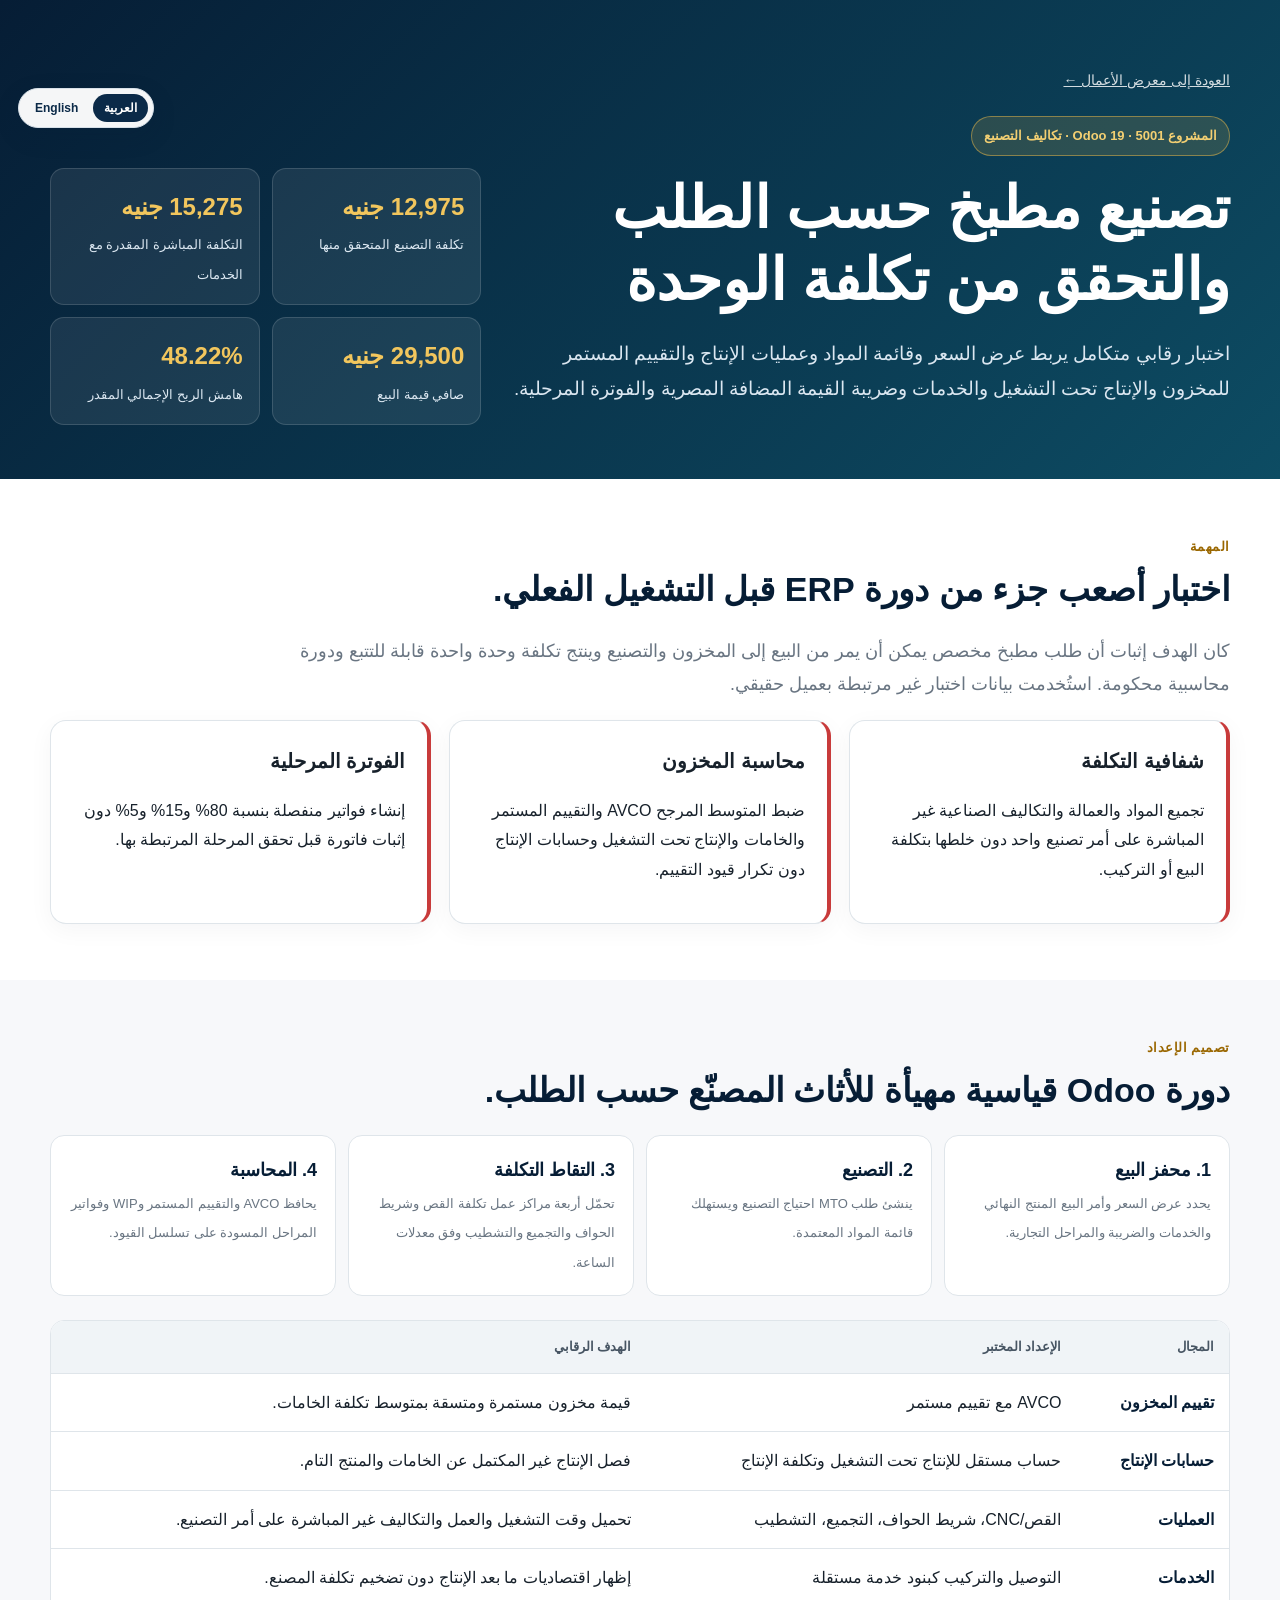
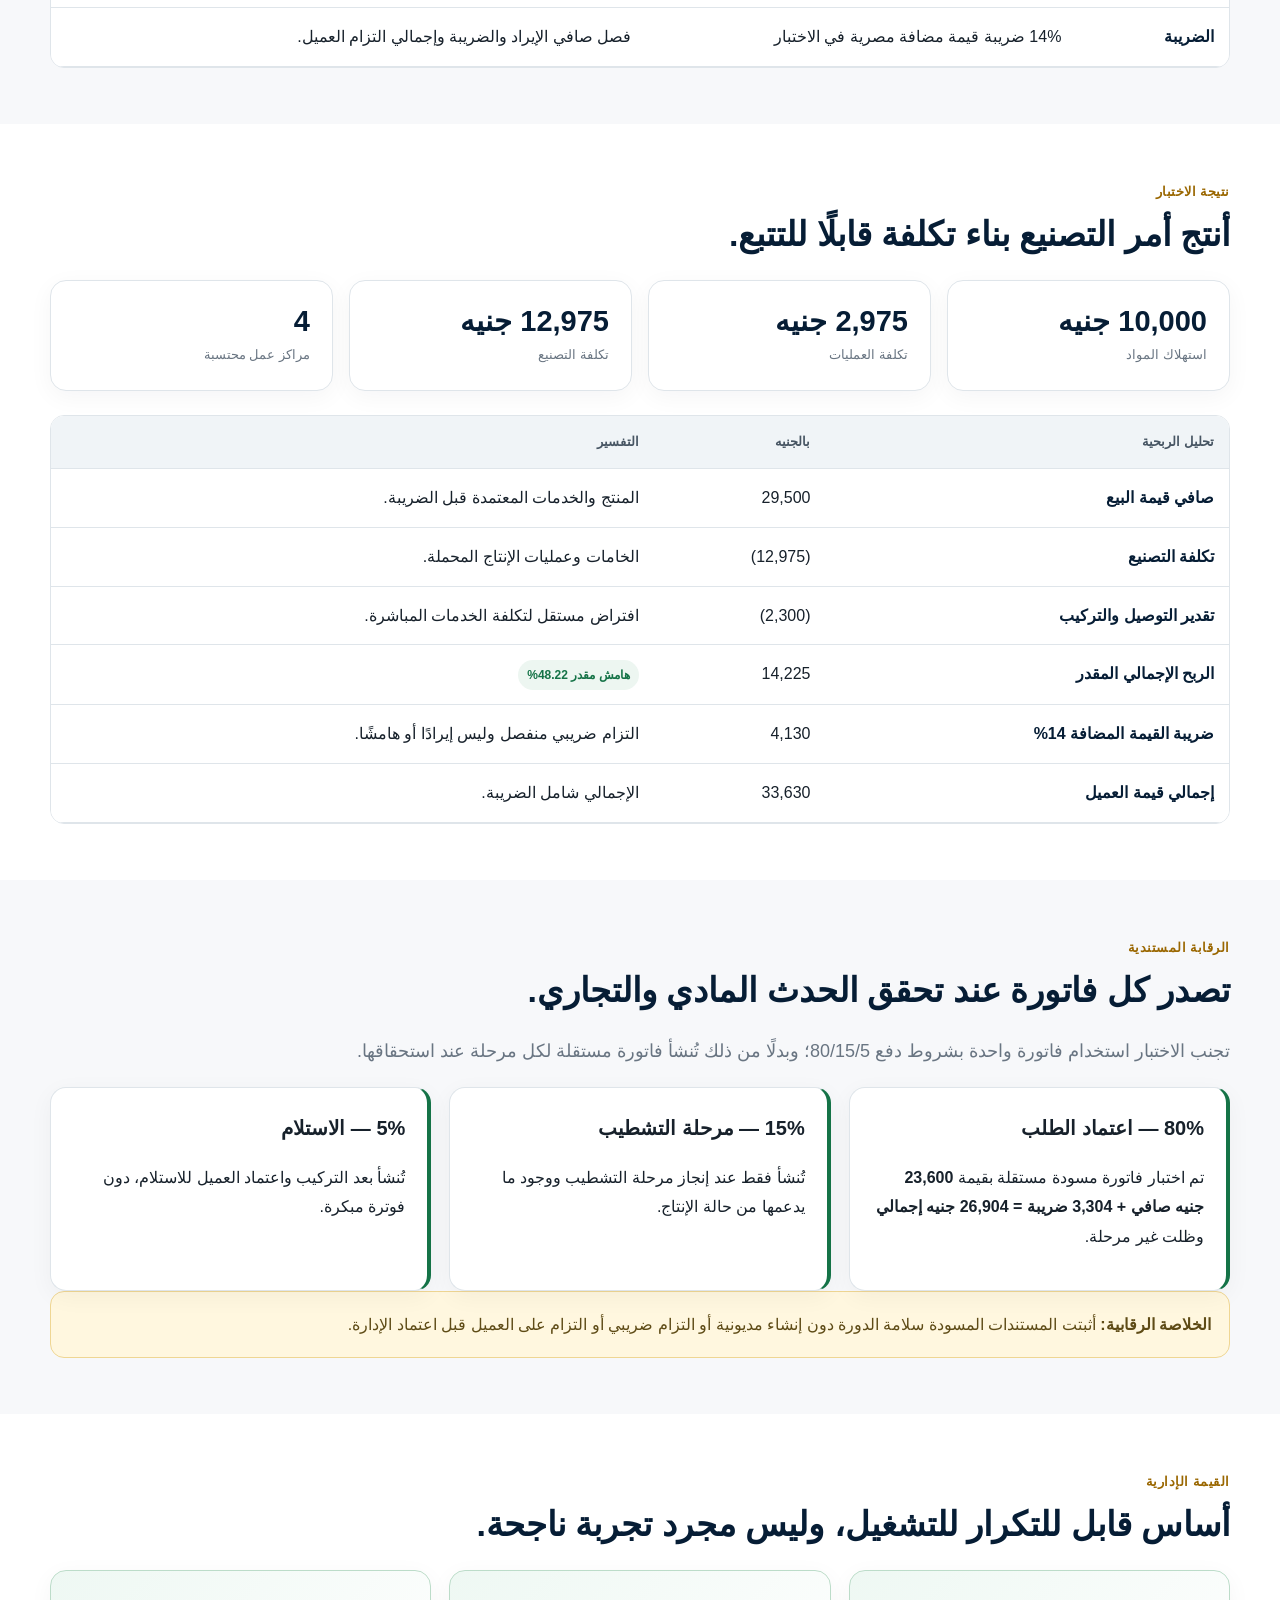
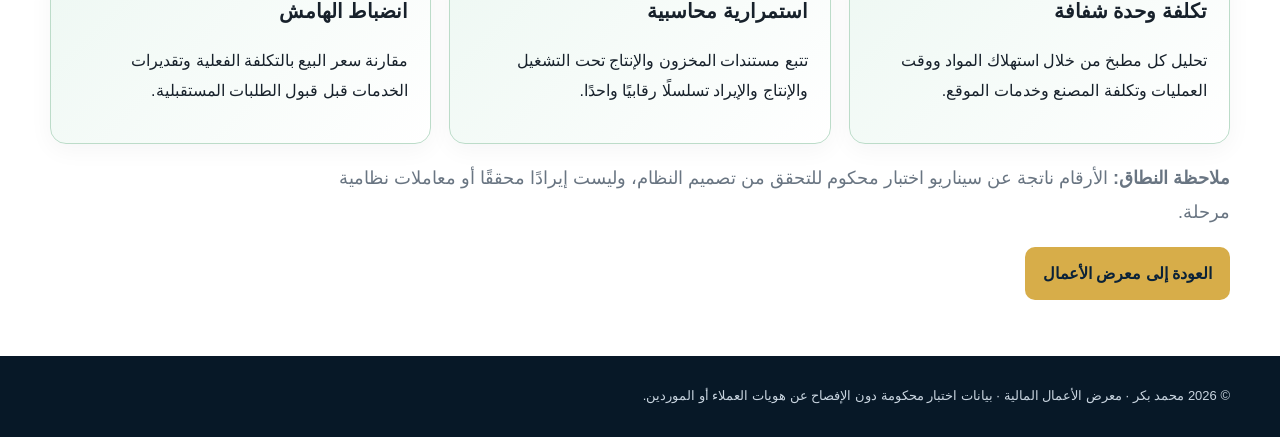
<file: odoo-manufacturing-case-study-ar.html>
<!doctype html><html lang="ar" dir="rtl"><head><meta charset="utf-8"><meta name="viewport" content="width=device-width,initial-scale=1"><title>دراسة حالة Odoo 19 للتصنيع والتكاليف | محمد بكر</title><meta name="description" content="اختبار متكامل لدورة تصنيع مطبخ حسب الطلب في Odoo 19 يشمل قائمة المواد ومراكز العمل وتقييم المخزون والإنتاج تحت التشغيل والضريبة والفوترة المرحلية والربحية."><meta name="robots" content="index,follow"><link rel="canonical" href="https://mohamedbakrfinance.com/odoo-manufacturing-case-study-ar.html"><link rel="alternate" hreflang="en" href="https://mohamedbakrfinance.com/odoo-manufacturing-case-study.html"><link rel="alternate" hreflang="ar" href="https://mohamedbakrfinance.com/odoo-manufacturing-case-study-ar.html"><link rel="icon" href="assets/favicon.svg" type="image/svg+xml"><link rel="stylesheet" href="case-study-ar.css"></head><body>
<section class="hero"><div class="wrap hero-grid"><div><div class="crumb"><a href="index-ar.html#portfolio">العودة إلى معرض الأعمال ←</a></div><span class="badge">المشروع 5001 · Odoo 19 · تكاليف التصنيع</span><h1>تصنيع مطبخ حسب الطلب والتحقق من تكلفة الوحدة</h1><p class="sub">اختبار رقابي متكامل يربط عرض السعر وقائمة المواد وعمليات الإنتاج والتقييم المستمر للمخزون والإنتاج تحت التشغيل والخدمات وضريبة القيمة المضافة المصرية والفوترة المرحلية.</p></div><div class="hero-kpis"><div class="hk"><b>12,975 جنيه</b><span>تكلفة التصنيع المتحقق منها</span></div><div class="hk"><b>15,275 جنيه</b><span>التكلفة المباشرة المقدرة مع الخدمات</span></div><div class="hk"><b>29,500 جنيه</b><span>صافي قيمة البيع</span></div><div class="hk"><b>48.22%</b><span>هامش الربح الإجمالي المقدر</span></div></div></div></section>
<section class="section"><div class="wrap"><div class="eyebrow">المهمة</div><h2>اختبار أصعب جزء من دورة ERP قبل التشغيل الفعلي.</h2><p class="lead">كان الهدف إثبات أن طلب مطبخ مخصص يمكن أن يمر من البيع إلى المخزون والتصنيع وينتج تكلفة وحدة واحدة قابلة للتتبع ودورة محاسبية محكومة. استُخدمت بيانات اختبار غير مرتبطة بعميل حقيقي.</p><div class="grid3"><div class="card issue"><h3>شفافية التكلفة</h3><p>تجميع المواد والعمالة والتكاليف الصناعية غير المباشرة على أمر تصنيع واحد دون خلطها بتكلفة البيع أو التركيب.</p></div><div class="card issue"><h3>محاسبة المخزون</h3><p>ضبط المتوسط المرجح AVCO والتقييم المستمر والخامات والإنتاج تحت التشغيل وحسابات الإنتاج دون تكرار قيود التقييم.</p></div><div class="card issue"><h3>الفوترة المرحلية</h3><p>إنشاء فواتير منفصلة بنسبة 80% و15% و5% دون إثبات فاتورة قبل تحقق المرحلة المرتبطة بها.</p></div></div></div></section>
<section class="section soft"><div class="wrap"><div class="eyebrow">تصميم الإعداد</div><h2>دورة Odoo قياسية مهيأة للأثاث المصنّع حسب الطلب.</h2><div class="flow"><div class="step"><b>1. محفز البيع</b><span>يحدد عرض السعر وأمر البيع المنتج النهائي والخدمات والضريبة والمراحل التجارية.</span></div><div class="step"><b>2. التصنيع</b><span>ينشئ طلب MTO احتياج التصنيع ويستهلك قائمة المواد المعتمدة.</span></div><div class="step"><b>3. التقاط التكلفة</b><span>تحمّل أربعة مراكز عمل تكلفة القص وشريط الحواف والتجميع والتشطيب وفق معدلات الساعة.</span></div><div class="step"><b>4. المحاسبة</b><span>يحافظ AVCO والتقييم المستمر وWIP وفواتير المراحل المسودة على تسلسل القيود.</span></div></div><div class="table-wrap" style="margin-top:24px"><table><thead><tr><th>المجال</th><th>الإعداد المختبر</th><th>الهدف الرقابي</th></tr></thead><tbody><tr><td><b>تقييم المخزون</b></td><td>AVCO مع تقييم مستمر</td><td>قيمة مخزون مستمرة ومتسقة بمتوسط تكلفة الخامات.</td></tr><tr><td><b>حسابات الإنتاج</b></td><td>حساب مستقل للإنتاج تحت التشغيل وتكلفة الإنتاج</td><td>فصل الإنتاج غير المكتمل عن الخامات والمنتج التام.</td></tr><tr><td><b>العمليات</b></td><td>القص/CNC، شريط الحواف، التجميع، التشطيب</td><td>تحميل وقت التشغيل والعمل والتكاليف غير المباشرة على أمر التصنيع.</td></tr><tr><td><b>الخدمات</b></td><td>التوصيل والتركيب كبنود خدمة مستقلة</td><td>إظهار اقتصاديات ما بعد الإنتاج دون تضخيم تكلفة المصنع.</td></tr><tr><td><b>الضريبة</b></td><td>14% ضريبة قيمة مضافة مصرية في الاختبار</td><td>فصل صافي الإيراد والضريبة وإجمالي التزام العميل.</td></tr></tbody></table></div></div></section>
<section class="section"><div class="wrap"><div class="eyebrow">نتيجة الاختبار</div><h2>أنتج أمر التصنيع بناء تكلفة قابلًا للتتبع.</h2><div class="grid4"><div class="card metric"><b>10,000 جنيه</b><span>استهلاك المواد</span></div><div class="card metric"><b>2,975 جنيه</b><span>تكلفة العمليات</span></div><div class="card metric"><b>12,975 جنيه</b><span>تكلفة التصنيع</span></div><div class="card metric"><b>4</b><span>مراكز عمل محتسبة</span></div></div><div class="table-wrap" style="margin-top:24px"><table><thead><tr><th>تحليل الربحية</th><th>بالجنيه</th><th>التفسير</th></tr></thead><tbody><tr><td><b>صافي قيمة البيع</b></td><td>29,500</td><td>المنتج والخدمات المعتمدة قبل الضريبة.</td></tr><tr><td><b>تكلفة التصنيع</b></td><td>(12,975)</td><td>الخامات وعمليات الإنتاج المحملة.</td></tr><tr><td><b>تقدير التوصيل والتركيب</b></td><td>(2,300)</td><td>افتراض مستقل لتكلفة الخدمات المباشرة.</td></tr><tr><td><b>الربح الإجمالي المقدر</b></td><td>14,225</td><td><span class="pill">هامش مقدر 48.22%</span></td></tr><tr><td><b>ضريبة القيمة المضافة 14%</b></td><td>4,130</td><td>التزام ضريبي منفصل وليس إيرادًا أو هامشًا.</td></tr><tr><td><b>إجمالي قيمة العميل</b></td><td>33,630</td><td>الإجمالي شامل الضريبة.</td></tr></tbody></table></div></div></section>
<section class="section soft"><div class="wrap"><div class="eyebrow">الرقابة المستندية</div><h2>تصدر كل فاتورة عند تحقق الحدث المادي والتجاري.</h2><p class="lead">تجنب الاختبار استخدام فاتورة واحدة بشروط دفع 80/15/5؛ وبدلًا من ذلك تُنشأ فاتورة مستقلة لكل مرحلة عند استحقاقها.</p><div class="grid3"><div class="card fix"><h3>80% — اعتماد الطلب</h3><p>تم اختبار فاتورة مسودة مستقلة بقيمة <b>23,600 جنيه صافي + 3,304 ضريبة = 26,904 جنيه إجمالي</b> وظلت غير مرحلة.</p></div><div class="card fix"><h3>15% — مرحلة التشطيب</h3><p>تُنشأ فقط عند إنجاز مرحلة التشطيب ووجود ما يدعمها من حالة الإنتاج.</p></div><div class="card fix"><h3>5% — الاستلام</h3><p>تُنشأ بعد التركيب واعتماد العميل للاستلام، دون فوترة مبكرة.</p></div></div><div class="note"><strong>الخلاصة الرقابية:</strong> أثبتت المستندات المسودة سلامة الدورة دون إنشاء مديونية أو التزام ضريبي أو التزام على العميل قبل اعتماد الإدارة.</div></div></section>
<section class="section"><div class="wrap"><div class="eyebrow">القيمة الإدارية</div><h2>أساس قابل للتكرار للتشغيل، وليس مجرد تجربة ناجحة.</h2><div class="grid3"><div class="card result"><h3>تكلفة وحدة شفافة</h3><p>تحليل كل مطبخ من خلال استهلاك المواد ووقت العمليات وتكلفة المصنع وخدمات الموقع.</p></div><div class="card result"><h3>استمرارية محاسبية</h3><p>تتبع مستندات المخزون والإنتاج تحت التشغيل والإنتاج والإيراد تسلسلًا رقابيًا واحدًا.</p></div><div class="card result"><h3>انضباط الهامش</h3><p>مقارنة سعر البيع بالتكلفة الفعلية وتقديرات الخدمات قبل قبول الطلبات المستقبلية.</p></div></div><p class="lead"><strong>ملاحظة النطاق:</strong> الأرقام ناتجة عن سيناريو اختبار محكوم للتحقق من تصميم النظام، وليست إيرادًا محققًا أو معاملات نظامية مرحلة.</p><a class="cta" href="index-ar.html#portfolio">العودة إلى معرض الأعمال</a></div></section>
<footer><div class="wrap">© 2026 محمد بكر · معرض الأعمال المالية · بيانات اختبار محكومة دون الإفصاح عن هويات العملاء أو الموردين.</div></footer><script src="language-switch.js"></script></body></html>
</file>
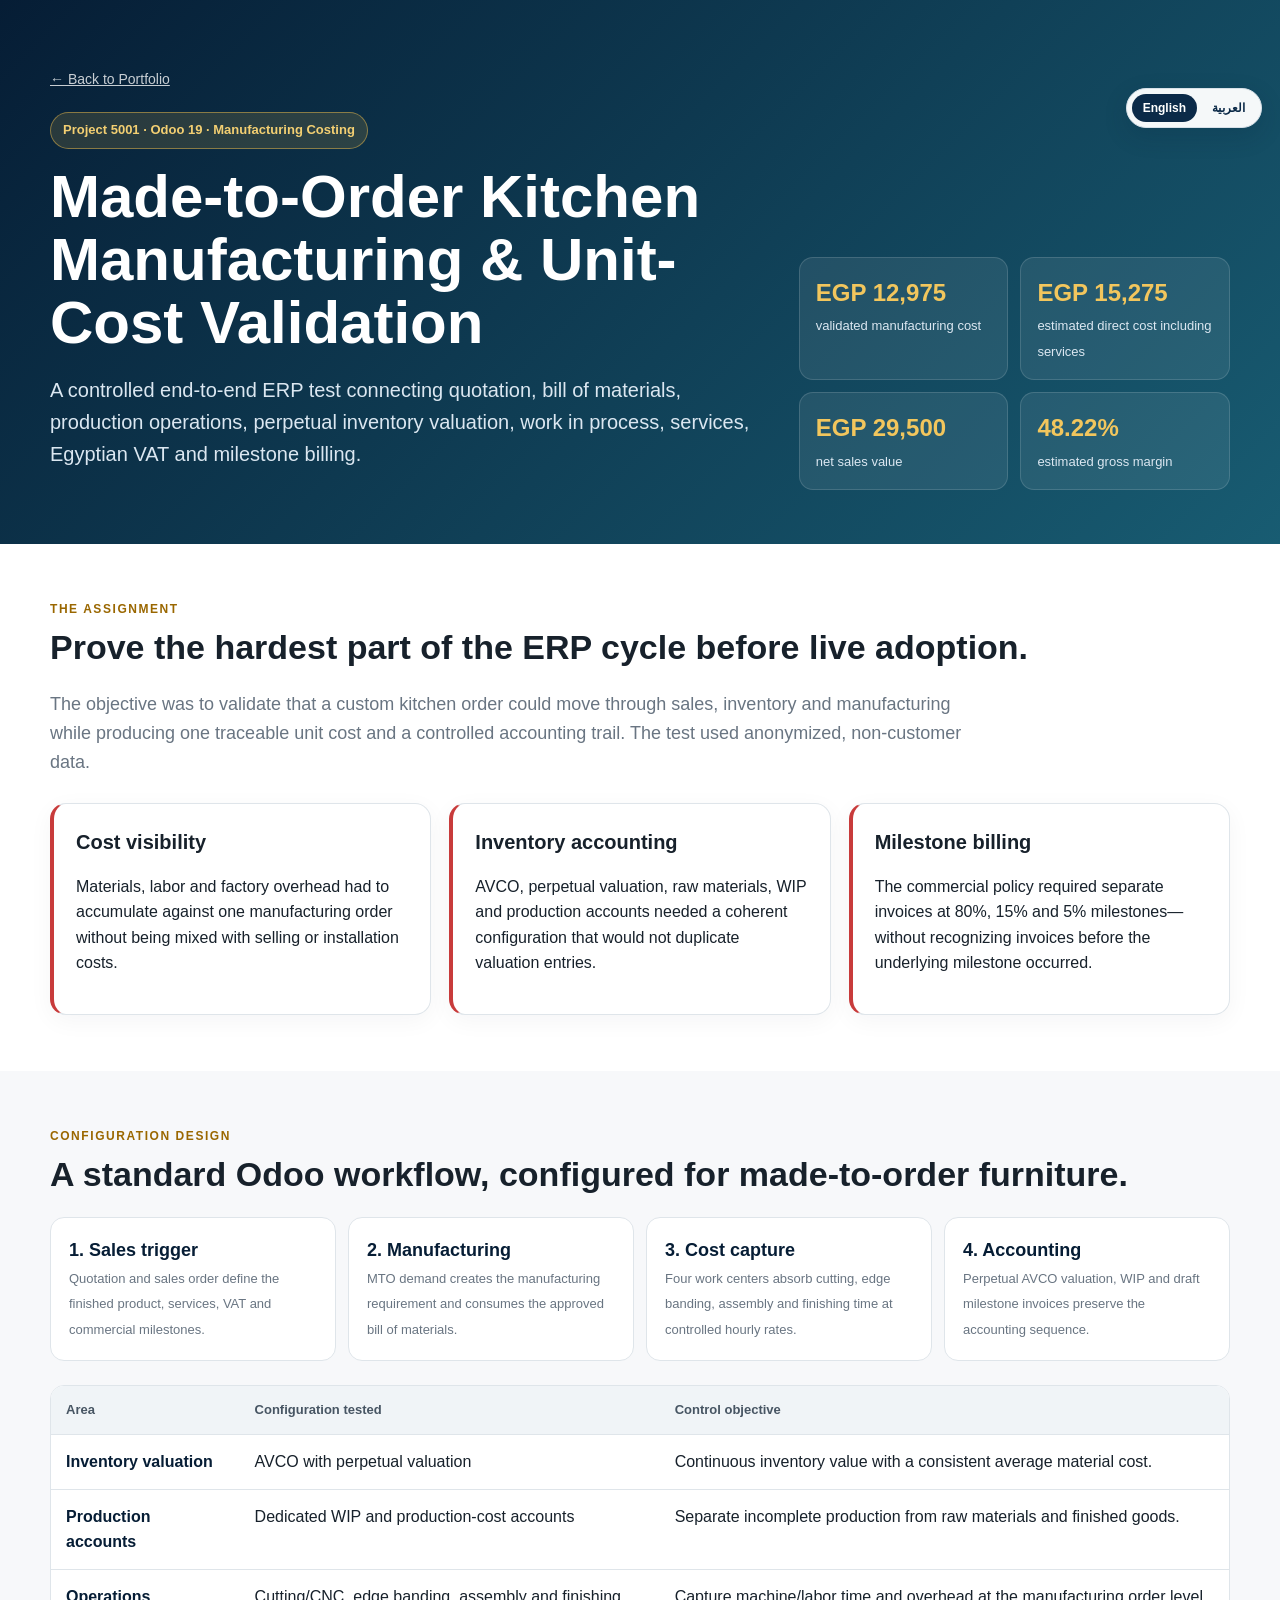
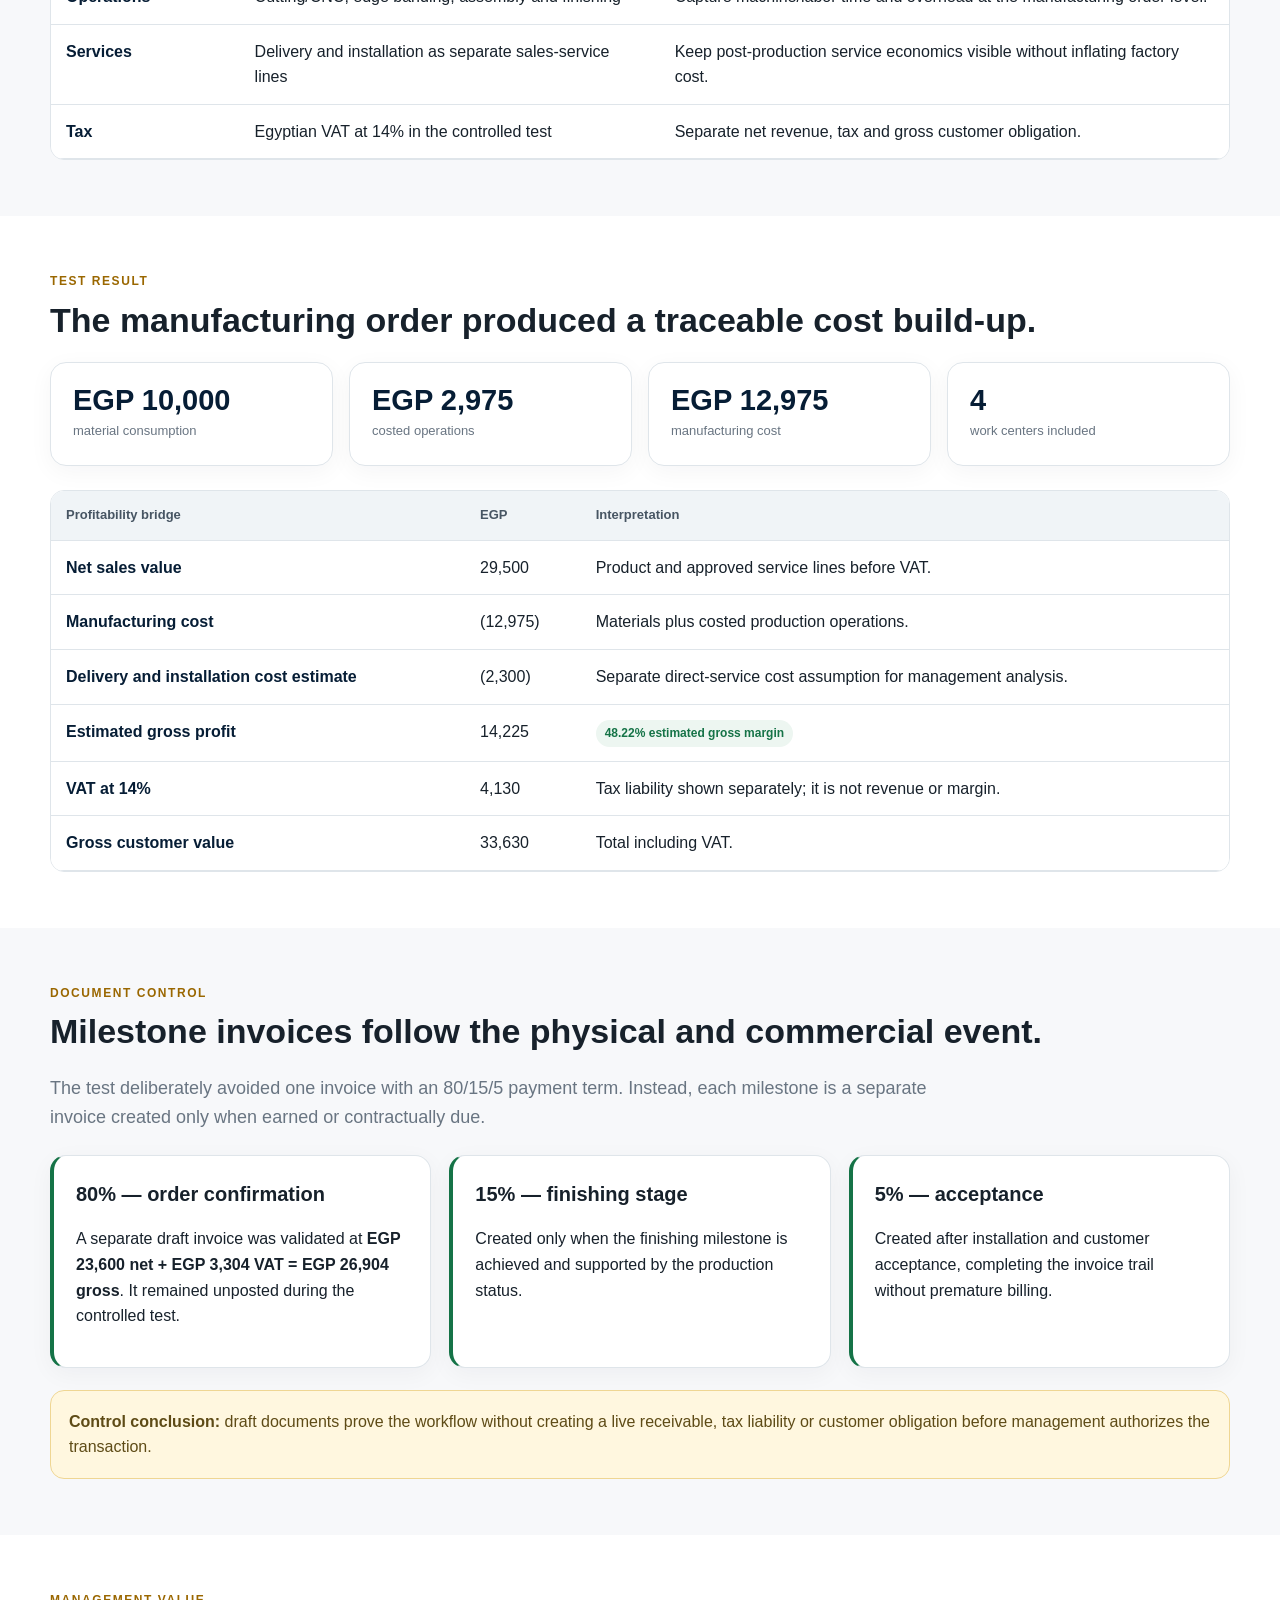
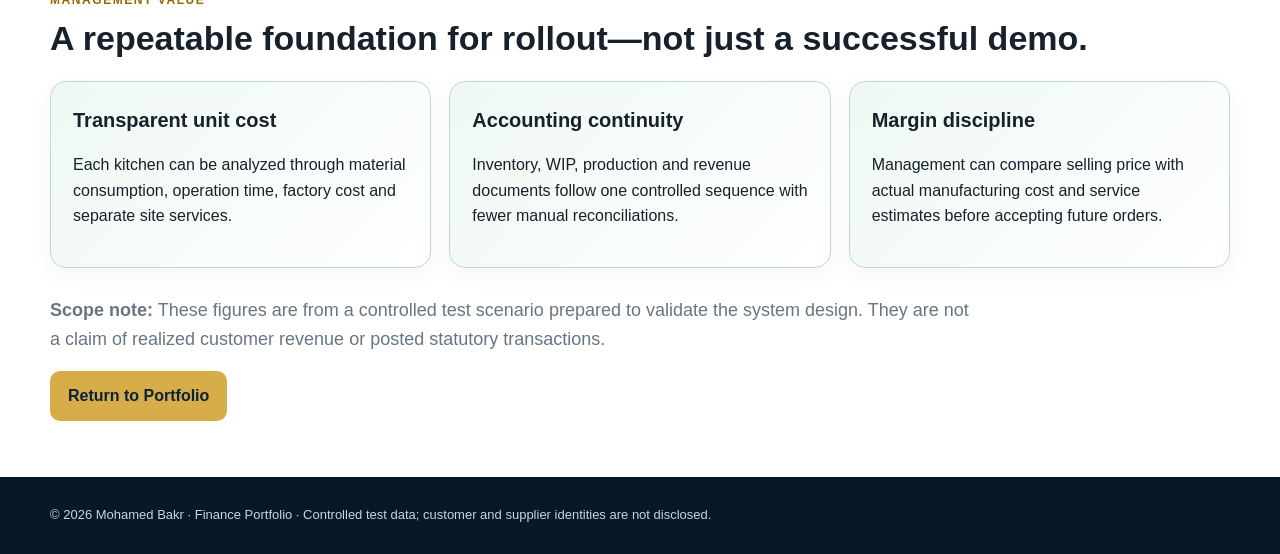
<file: odoo-manufacturing-case-study.html>
<!doctype html>
<html lang="en">
<head>
  <meta charset="utf-8">
  <meta name="viewport" content="width=device-width,initial-scale=1">
  <title>Odoo 19 Manufacturing & Costing Case Study | Mohamed Bakr Finance</title>
  <meta name="description" content="A controlled Odoo 19 manufacturing test for a made-to-order kitchen business, covering BOM, work centers, AVCO inventory valuation, WIP, Egyptian VAT, milestone billing and profitability.">
  <meta name="robots" content="index,follow,max-image-preview:large,max-snippet:-1,max-video-preview:-1">
  <meta name="author" content="Mohamed Bakr">
  <link rel="canonical" href="https://mohamedbakrfinance.com/odoo-manufacturing-case-study.html">
  <link rel="alternate" hreflang="en" href="https://mohamedbakrfinance.com/odoo-manufacturing-case-study.html">
  <link rel="alternate" hreflang="ar" href="https://mohamedbakrfinance.com/odoo-manufacturing-case-study-ar.html">
  <meta property="og:type" content="article"><meta property="og:site_name" content="Mohamed Bakr Finance">
  <meta property="og:title" content="Odoo 19 Manufacturing & Costing Case Study | Mohamed Bakr Finance">
  <meta property="og:description" content="End-to-end validation of manufacturing cost, inventory accounting, VAT and milestone billing for a custom kitchen business.">
  <meta property="og:url" content="https://mohamedbakrfinance.com/odoo-manufacturing-case-study.html">
  <meta property="og:locale" content="en_US"><meta name="twitter:card" content="summary">
  <link rel="icon" href="assets/favicon.svg" type="image/svg+xml">
  <script type="application/ld+json">{"@context":"https://schema.org","@type":"Article","headline":"Odoo 19 Made-to-Order Manufacturing and Costing Validation","description":"A controlled Odoo 19 manufacturing test covering BOM, work centers, inventory valuation, WIP, Egyptian VAT, milestone billing and profitability.","url":"https://mohamedbakrfinance.com/odoo-manufacturing-case-study.html","dateModified":"2026-09-23","author":{"@type":"Person","name":"Mohamed Bakr","url":"https://mohamedbakrfinance.com/"},"about":["Odoo 19","Manufacturing Costing","Inventory Accounting","ERP Implementation","Management Accounting"]}</script>
  <style>
    :root{--navy:#061d35;--navy2:#185c72;--gold:#d7ad49;--paper:#f7f8fa;--ink:#17212b;--muted:#697582;--line:#dfe5ea;--good:#157347;--warn:#9a6700}
    *{box-sizing:border-box}body{margin:0;font-family:Arial,Helvetica,sans-serif;color:var(--ink);background:#fff;line-height:1.6}a{color:inherit}.wrap{max-width:1180px;margin:auto}.hero{background:linear-gradient(135deg,var(--navy),var(--navy2));color:#fff;padding:68px 22px 54px}.crumb{font-size:14px;opacity:.78;margin-bottom:22px}.badge{display:inline-block;background:rgba(215,173,73,.16);border:1px solid rgba(215,173,73,.55);color:#f3cf72;border-radius:999px;padding:7px 12px;font-weight:700;font-size:13px}h1{font-size:clamp(34px,5vw,60px);line-height:1.05;margin:16px 0}.sub{font-size:20px;max-width:900px;color:#dbe7f1}.hero-grid{display:grid;grid-template-columns:1.25fr .75fr;gap:30px;align-items:end}.hero-kpis{display:grid;grid-template-columns:repeat(2,1fr);gap:12px}.hk{background:rgba(255,255,255,.08);border:1px solid rgba(255,255,255,.14);padding:16px;border-radius:14px}.hk b{display:block;font-size:24px;color:#f2c65d}.hk span{font-size:13px;color:#dbe7f1}.section{padding:56px 22px}.soft{background:var(--paper)}.eyebrow{text-transform:uppercase;letter-spacing:.13em;font-size:12px;font-weight:800;color:var(--warn)}h2{font-size:34px;line-height:1.2;margin:8px 0 22px}h3{margin:0 0 8px;font-size:20px}.lead{font-size:18px;color:var(--muted);max-width:930px}.grid3{display:grid;grid-template-columns:repeat(3,1fr);gap:18px}.grid4{display:grid;grid-template-columns:repeat(4,1fr);gap:16px}.card{border:1px solid var(--line);border-radius:16px;padding:22px;background:#fff;box-shadow:0 6px 24px rgba(6,29,53,.045)}.issue{border-left:4px solid #c83b3b}.fix{border-left:4px solid var(--good)}.metric b{display:block;font-size:29px;color:var(--navy);line-height:1.1}.metric span{color:var(--muted);font-size:13px}.table-wrap{overflow:auto;border:1px solid var(--line);border-radius:14px}table{border-collapse:collapse;width:100%;min-width:780px;background:#fff}th,td{padding:14px 15px;border-bottom:1px solid var(--line);text-align:left;vertical-align:top}th{background:#f0f4f7;font-size:13px;color:#475563}td b{color:var(--navy)}.pill{display:inline-block;padding:4px 9px;border-radius:999px;background:#edf6f1;color:var(--good);font-weight:700;font-size:12px}.flow{display:grid;grid-template-columns:repeat(4,1fr);gap:12px}.step{border:1px solid var(--line);border-radius:14px;padding:18px;background:#fff}.step b{display:block;color:var(--navy);font-size:18px}.step span{font-size:13px;color:var(--muted)}.note{background:#fff7df;border:1px solid #efd693;border-radius:14px;padding:18px;color:#5e4b16}.result{background:linear-gradient(135deg,#eef8f3,#fff);border:1px solid #bcdcc9}.cta{display:inline-block;background:var(--gold);color:#0b2238;text-decoration:none;font-weight:800;padding:12px 18px;border-radius:10px}footer{background:#071827;color:#c8d4df;padding:28px 22px;font-size:13px}@media(max-width:900px){.hero-grid,.grid3,.grid4,.flow{grid-template-columns:1fr}.hero-kpis{grid-template-columns:1fr 1fr}}@media(max-width:560px){.hero-kpis{grid-template-columns:1fr}h2{font-size:28px}}
  </style>
</head>
<body>
  <section class="hero"><div class="wrap hero-grid"><div><div class="crumb"><a href="index.html#portfolio">← Back to Portfolio</a></div><span class="badge">Project 5001 · Odoo 19 · Manufacturing Costing</span><h1>Made-to-Order Kitchen Manufacturing &amp; Unit-Cost Validation</h1><p class="sub">A controlled end-to-end ERP test connecting quotation, bill of materials, production operations, perpetual inventory valuation, work in process, services, Egyptian VAT and milestone billing.</p></div><div class="hero-kpis"><div class="hk"><b>EGP 12,975</b><span>validated manufacturing cost</span></div><div class="hk"><b>EGP 15,275</b><span>estimated direct cost including services</span></div><div class="hk"><b>EGP 29,500</b><span>net sales value</span></div><div class="hk"><b>48.22%</b><span>estimated gross margin</span></div></div></div></section>
  <section class="section"><div class="wrap"><div class="eyebrow">The assignment</div><h2>Prove the hardest part of the ERP cycle before live adoption.</h2><p class="lead">The objective was to validate that a custom kitchen order could move through sales, inventory and manufacturing while producing one traceable unit cost and a controlled accounting trail. The test used anonymized, non-customer data.</p><div class="grid3" style="margin-top:26px"><div class="card issue"><h3>Cost visibility</h3><p>Materials, labor and factory overhead had to accumulate against one manufacturing order without being mixed with selling or installation costs.</p></div><div class="card issue"><h3>Inventory accounting</h3><p>AVCO, perpetual valuation, raw materials, WIP and production accounts needed a coherent configuration that would not duplicate valuation entries.</p></div><div class="card issue"><h3>Milestone billing</h3><p>The commercial policy required separate invoices at 80%, 15% and 5% milestones—without recognizing invoices before the underlying milestone occurred.</p></div></div></div></section>
  <section class="section soft"><div class="wrap"><div class="eyebrow">Configuration design</div><h2>A standard Odoo workflow, configured for made-to-order furniture.</h2><div class="flow"><div class="step"><b>1. Sales trigger</b><span>Quotation and sales order define the finished product, services, VAT and commercial milestones.</span></div><div class="step"><b>2. Manufacturing</b><span>MTO demand creates the manufacturing requirement and consumes the approved bill of materials.</span></div><div class="step"><b>3. Cost capture</b><span>Four work centers absorb cutting, edge banding, assembly and finishing time at controlled hourly rates.</span></div><div class="step"><b>4. Accounting</b><span>Perpetual AVCO valuation, WIP and draft milestone invoices preserve the accounting sequence.</span></div></div><div class="table-wrap" style="margin-top:24px"><table><thead><tr><th>Area</th><th>Configuration tested</th><th>Control objective</th></tr></thead><tbody><tr><td><b>Inventory valuation</b></td><td>AVCO with perpetual valuation</td><td>Continuous inventory value with a consistent average material cost.</td></tr><tr><td><b>Production accounts</b></td><td>Dedicated WIP and production-cost accounts</td><td>Separate incomplete production from raw materials and finished goods.</td></tr><tr><td><b>Operations</b></td><td>Cutting/CNC, edge banding, assembly and finishing</td><td>Capture machine/labor time and overhead at the manufacturing order level.</td></tr><tr><td><b>Services</b></td><td>Delivery and installation as separate sales-service lines</td><td>Keep post-production service economics visible without inflating factory cost.</td></tr><tr><td><b>Tax</b></td><td>Egyptian VAT at 14% in the controlled test</td><td>Separate net revenue, tax and gross customer obligation.</td></tr></tbody></table></div></div></section>
  <section class="section"><div class="wrap"><div class="eyebrow">Test result</div><h2>The manufacturing order produced a traceable cost build-up.</h2><div class="grid4"><div class="card metric"><b>EGP 10,000</b><span>material consumption</span></div><div class="card metric"><b>EGP 2,975</b><span>costed operations</span></div><div class="card metric"><b>EGP 12,975</b><span>manufacturing cost</span></div><div class="card metric"><b>4</b><span>work centers included</span></div></div><div class="table-wrap" style="margin-top:24px"><table><thead><tr><th>Profitability bridge</th><th>EGP</th><th>Interpretation</th></tr></thead><tbody><tr><td><b>Net sales value</b></td><td>29,500</td><td>Product and approved service lines before VAT.</td></tr><tr><td><b>Manufacturing cost</b></td><td>(12,975)</td><td>Materials plus costed production operations.</td></tr><tr><td><b>Delivery and installation cost estimate</b></td><td>(2,300)</td><td>Separate direct-service cost assumption for management analysis.</td></tr><tr><td><b>Estimated gross profit</b></td><td>14,225</td><td><span class="pill">48.22% estimated gross margin</span></td></tr><tr><td><b>VAT at 14%</b></td><td>4,130</td><td>Tax liability shown separately; it is not revenue or margin.</td></tr><tr><td><b>Gross customer value</b></td><td>33,630</td><td>Total including VAT.</td></tr></tbody></table></div></div></section>
  <section class="section soft"><div class="wrap"><div class="eyebrow">Document control</div><h2>Milestone invoices follow the physical and commercial event.</h2><p class="lead">The test deliberately avoided one invoice with an 80/15/5 payment term. Instead, each milestone is a separate invoice created only when earned or contractually due.</p><div class="grid3" style="margin-top:24px"><div class="card fix"><h3>80% — order confirmation</h3><p>A separate draft invoice was validated at <b>EGP 23,600 net + EGP 3,304 VAT = EGP 26,904 gross</b>. It remained unposted during the controlled test.</p></div><div class="card fix"><h3>15% — finishing stage</h3><p>Created only when the finishing milestone is achieved and supported by the production status.</p></div><div class="card fix"><h3>5% — acceptance</h3><p>Created after installation and customer acceptance, completing the invoice trail without premature billing.</p></div></div><div class="note" style="margin-top:22px"><strong>Control conclusion:</strong> draft documents prove the workflow without creating a live receivable, tax liability or customer obligation before management authorizes the transaction.</div></div></section>
  <section class="section"><div class="wrap"><div class="eyebrow">Management value</div><h2>A repeatable foundation for rollout—not just a successful demo.</h2><div class="grid3"><div class="card result"><h3>Transparent unit cost</h3><p>Each kitchen can be analyzed through material consumption, operation time, factory cost and separate site services.</p></div><div class="card result"><h3>Accounting continuity</h3><p>Inventory, WIP, production and revenue documents follow one controlled sequence with fewer manual reconciliations.</p></div><div class="card result"><h3>Margin discipline</h3><p>Management can compare selling price with actual manufacturing cost and service estimates before accepting future orders.</p></div></div><p class="lead" style="margin-top:28px"><strong>Scope note:</strong> These figures are from a controlled test scenario prepared to validate the system design. They are not a claim of realized customer revenue or posted statutory transactions.</p><a class="cta" href="index.html#portfolio">Return to Portfolio</a></div></section>
  <footer><div class="wrap">© 2026 Mohamed Bakr · Finance Portfolio · Controlled test data; customer and supplier identities are not disclosed.</div></footer>
<script src="language-switch.js"></script>
</body>
</html>
</file>
<file: style.css>
:root{
  --navy:#061d35;
  --navy-2:#0a2f53;
  --navy-3:#103f6a;
  --gold:#d4a637;
  --gold-2:#f0c75e;
  --teal:#0d8a91;
  --teal-2:#0ba1a8;
  --ink:#12263a;
  --muted:#607285;
  --soft:#f5f8fb;
  --line:#dfe7ef;
  --white:#ffffff;
  --shadow:0 18px 55px rgba(5,29,53,.10);
  --radius:20px;
}
*{box-sizing:border-box}
html{scroll-behavior:smooth}
body{
  margin:0;
  font-family:Inter,ui-sans-serif,system-ui,-apple-system,BlinkMacSystemFont,"Segoe UI",Arial,sans-serif;
  color:var(--ink);
  background:#fff;
  line-height:1.65;
  -webkit-font-smoothing:antialiased;
}
body.menu-open{overflow:hidden}
a{color:inherit;text-decoration:none}
img{max-width:100%}
button{font:inherit}
.container{width:min(1180px,calc(100% - 44px));margin-inline:auto}

.navbar{
  position:sticky;top:0;z-index:50;
  background:rgba(6,29,53,.94);
  backdrop-filter:blur(18px);
  border-bottom:1px solid rgba(255,255,255,.08);
}
.nav-inner{height:76px;display:flex;align-items:center;justify-content:space-between;gap:30px}
.brand{display:flex;align-items:center;gap:13px;color:#fff;min-width:max-content}
.brand-mark{
  font-family:Georgia,"Times New Roman",serif;
  font-size:38px;line-height:1;color:var(--gold-2);
  letter-spacing:-3px;padding-right:14px;border-right:1px solid rgba(255,255,255,.26)
}
.brand-copy strong{display:block;font-size:15px;letter-spacing:.2px}
.brand-copy span{display:block;color:#e6b43f;font-size:11px;font-weight:700;letter-spacing:1.4px;text-transform:uppercase;margin-top:1px}
.nav-links{display:flex;align-items:center;gap:28px;color:#dbe6ef;font-size:13px;font-weight:600}
.nav-links a{position:relative;transition:.2s}
.nav-links a:not(.nav-cta):after{
  content:"";position:absolute;left:0;right:100%;bottom:-9px;height:2px;background:var(--gold);transition:.22s
}
.nav-links a:hover{color:#fff}.nav-links a:hover:after{right:0}
.nav-cta{padding:10px 16px;border:1px solid var(--gold);border-radius:10px;color:#fff!important}
.nav-cta:hover{background:var(--gold);color:var(--navy)!important}
.menu-btn{display:none;border:0;background:transparent;color:#fff;width:42px;height:42px;border-radius:9px;font-size:26px}

.hero{
  position:relative;overflow:hidden;
  background:
    radial-gradient(circle at 70% 45%,rgba(15,91,135,.38),transparent 31%),
    linear-gradient(115deg,#061b33 0%,#072848 57%,#0a3a5c 100%);
  min-height:650px;color:#fff;
}
.hero:before{
  content:"";position:absolute;inset:0;opacity:.16;
  background-image:
    linear-gradient(rgba(255,255,255,.10) 1px,transparent 1px),
    linear-gradient(90deg,rgba(255,255,255,.08) 1px,transparent 1px);
  background-size:54px 54px;
  mask-image:linear-gradient(90deg,transparent 7%,#000 35%,#000 90%,transparent)
}
.hero:after{
  content:"";position:absolute;width:660px;height:660px;border:2px solid rgba(212,166,55,.68);
  border-radius:50%;right:-360px;top:-185px;box-shadow:0 0 0 54px rgba(15,138,145,.13),0 0 0 108px rgba(255,255,255,.05)
}
.hero-grid{position:relative;z-index:2;min-height:650px;display:grid;grid-template-columns:1.08fr .92fr;align-items:center;gap:42px;padding:64px 0 52px}
.kicker{display:flex;align-items:center;gap:12px;color:#f2c75d;font-size:13px;font-weight:800;letter-spacing:1.35px;text-transform:uppercase}
.kicker:before{content:"";width:44px;height:2px;background:var(--gold)}
.hero h1{font-family:Georgia,"Times New Roman",serif;font-size:clamp(52px,6vw,78px);line-height:1.02;margin:16px 0 11px;letter-spacing:-2px}
.hero-role{font-size:clamp(18px,2vw,25px);font-weight:700;color:#f0bd46;margin-bottom:18px}
.hero-copy{color:#dce8f1;font-size:17px;max-width:650px;margin:0 0 26px}
.hero-tags{display:flex;flex-wrap:wrap;gap:8px;margin:0 0 31px}
.hero-tag{border:1px solid rgba(255,255,255,.18);background:rgba(255,255,255,.055);padding:7px 11px;border-radius:999px;color:#e8f2f8;font-size:12px}
.hero-actions{display:flex;gap:13px;flex-wrap:wrap}
.btn{
  display:inline-flex;align-items:center;justify-content:center;gap:9px;
  min-height:48px;padding:0 20px;border-radius:10px;font-weight:800;font-size:14px;
  border:1px solid transparent;transition:.22s;cursor:pointer
}
.btn-primary{background:var(--gold);color:var(--navy)}
.btn-primary:hover{background:#e5b644;transform:translateY(-2px)}
.btn-outline{border-color:rgba(255,255,255,.6);color:#fff;background:rgba(255,255,255,.03)}
.btn-outline:hover{background:#fff;color:var(--navy);transform:translateY(-2px)}
.hero-photo-wrap{position:relative;display:flex;justify-content:center;align-self:end}
.hero-photo-panel{
  position:relative;width:min(100%,455px);height:565px;border-radius:28px 28px 0 0;
  overflow:hidden;
  background:#e9e5dd;
  box-shadow:0 35px 80px rgba(0,0,0,.28);
  border:1px solid rgba(255,255,255,.16);
}
.hero-photo-panel:before{
  content:"";position:absolute;inset:0;border:1px solid rgba(255,255,255,.25);border-radius:inherit;z-index:2;pointer-events:none
}
.hero-photo-panel img{
  width:100%;height:100%;
  object-fit:cover;object-position:50% 18%;
  display:block;
  /* Intentionally no filters: original portrait is displayed as supplied */
}
.photo-badge{
  position:absolute;left:-26px;bottom:38px;z-index:3;
  background:#fff;color:var(--navy);padding:16px 19px;border-radius:14px;
  box-shadow:var(--shadow);border-left:4px solid var(--gold);min-width:205px
}
.photo-badge strong{display:block;font-family:Georgia,serif;font-size:22px}
.photo-badge span{font-size:12px;color:var(--muted)}

.cred-wrap{position:relative;z-index:5;margin-top:-38px}
.cred-grid{display:grid;grid-template-columns:repeat(4,1fr);gap:14px}
.cred{
  background:#fff;border:1px solid var(--line);border-radius:16px;padding:20px 19px;
  box-shadow:0 16px 42px rgba(6,29,53,.11);display:flex;align-items:center;gap:14px
}
.icon-disc{
  width:52px;height:52px;min-width:52px;border-radius:50%;
  display:grid;place-items:center;background:var(--navy);color:var(--gold);
  border:2px solid #102f50
}
.icon-disc svg{width:25px;height:25px}
.cred strong{display:block;font-family:Georgia,serif;color:var(--navy);font-size:20px;line-height:1.15}
.cred span{font-size:11px;color:var(--muted);display:block;margin-top:4px}

.section{padding:92px 0}
.section-soft{background:var(--soft)}
.section-head{max-width:800px;margin-bottom:38px}
.eyebrow{color:var(--teal);font-size:12px;letter-spacing:1.5px;font-weight:900;text-transform:uppercase;margin-bottom:8px}
.section h2{font-family:Georgia,"Times New Roman",serif;color:var(--navy);font-size:clamp(34px,4vw,48px);line-height:1.12;margin:0 0 12px}
.lead{color:var(--muted);font-size:17px;margin:0}

.about-grid{display:grid;grid-template-columns:1.15fr .85fr;gap:58px;align-items:center}
.about-copy p{font-size:17px;color:#465d72;margin:0 0 16px}
.about-ar{direction:rtl;text-align:right;border-right:3px solid var(--gold);padding-right:20px;margin-top:24px!important;color:#173954!important}
.about-panel{
  background:linear-gradient(145deg,var(--navy),var(--navy-2));color:#fff;border-radius:24px;padding:32px;
  box-shadow:var(--shadow);position:relative;overflow:hidden
}
.about-panel:after{content:"";position:absolute;width:160px;height:160px;border-radius:50%;border:22px solid rgba(212,166,55,.10);right:-45px;top:-45px}
.about-panel h3{font-family:Georgia,serif;font-size:28px;margin:0 0 13px}
.about-panel p{color:#d6e4ee;margin:0 0 18px}
.about-list{display:grid;gap:11px}
.about-item{display:flex;gap:11px;align-items:flex-start;font-size:13px;color:#e5eef5}
.check{width:22px;height:22px;min-width:22px;border-radius:50%;background:rgba(212,166,55,.17);display:grid;place-items:center;color:var(--gold-2);font-weight:900}

.services{display:grid;grid-template-columns:repeat(3,1fr);gap:18px}
.service{
  background:#fff;border:1px solid var(--line);border-radius:18px;padding:26px 24px;
  transition:.22s;min-height:235px
}
.service:hover{transform:translateY(-5px);box-shadow:var(--shadow);border-color:#cbd8e3}
.service-icon{width:48px;height:48px;border-radius:14px;background:#eaf7f7;color:var(--teal);display:grid;place-items:center;margin-bottom:18px}
.service-icon svg{width:25px;height:25px}
.service h3{font-size:17px;color:var(--navy);margin:0 0 9px}
.service p{font-size:14px;color:var(--muted);margin:0}

.portfolio-toolbar{display:flex;justify-content:space-between;align-items:end;gap:22px;margin-bottom:28px}
.portfolio-note{font-size:12px;color:#6b7c8d;border:1px solid var(--line);background:#fff;padding:10px 13px;border-radius:10px}
.portfolio-grid{display:grid;grid-template-columns:repeat(3,1fr);gap:20px}
.project{
  background:#fff;border:1px solid var(--line);border-radius:17px;overflow:hidden;
  transition:.25s;box-shadow:0 8px 25px rgba(6,29,53,.045)
}
.project:hover{transform:translateY(-5px);box-shadow:var(--shadow)}
.project-media{aspect-ratio:16/10;background:#e9eff4;overflow:hidden;position:relative;cursor:zoom-in}
.project-media img{width:100%;height:100%;object-fit:cover;display:block;transition:.35s}
.project:hover .project-media img{transform:scale(1.035)}
.project-media:after{content:"View";position:absolute;right:12px;bottom:12px;background:rgba(6,29,53,.92);color:#fff;padding:7px 10px;border-radius:8px;font-size:11px;font-weight:800;opacity:0;transform:translateY(6px);transition:.22s}
.project:hover .project-media:after{opacity:1;transform:none}
.project-body{padding:18px}
.project-label{font-size:10px;color:var(--teal);font-weight:900;letter-spacing:1.1px;text-transform:uppercase}
.project h3{font-size:16px;color:var(--navy);margin:4px 0 6px;line-height:1.3}
.project p{font-size:13px;color:var(--muted);margin:0}

.experience{position:relative;display:grid;gap:0;margin-top:18px}
.experience:before{content:"";position:absolute;left:23px;top:9px;bottom:18px;width:2px;background:#cddae5}
.job{position:relative;padding:0 0 32px 70px}
.job:last-child{padding-bottom:0}
.job-dot{position:absolute;left:9px;top:0;width:30px;height:30px;border-radius:50%;background:var(--navy);border:5px solid #e9f3f7;box-shadow:0 0 0 1px #cbd9e4}
.job-time{color:var(--teal);font-size:11px;font-weight:900;letter-spacing:.8px;text-transform:uppercase}
.job h3{margin:3px 0 2px;color:var(--navy);font-size:18px}
.job-company{font-size:13px;font-weight:700;color:#486176}
.job p{font-size:13px;color:var(--muted);margin:7px 0 0;max-width:760px}

.tools-grid{display:grid;grid-template-columns:repeat(5,1fr);gap:13px}
.tool{
  background:#fff;border:1px solid var(--line);border-radius:15px;min-height:100px;
  display:flex;align-items:center;gap:13px;padding:15px;transition:.22s
}
.tool:hover{transform:translateY(-3px);box-shadow:0 12px 28px rgba(6,29,53,.08)}
.tool-logo{width:45px;height:45px;min-width:45px;border-radius:12px;display:grid;place-items:center;font-size:14px;font-weight:900;border:1px solid rgba(0,0,0,.06);background:#fff}
.tool-logo.excel{background:#107c41;color:#fff}.tool-logo.powerbi{background:#f2c811;color:#332c00}
.tool-logo.odoo{color:#875a7b;font-size:12px}.tool-logo.qoyod{background:#0c4a86;color:#fff}
.tool-logo.daftra{background:#1779d2;color:#fff}.tool-logo.micro{background:#eaf4fb;color:#2477a7;font-size:11px}
.tool-logo.ax{background:#e8f3ff;color:#106ebe}.tool-logo.zatca{background:#e8f7f1;color:#1b8b65;font-size:11px}
.tool-logo.etimad{background:#ecf8f6;color:#078a80;font-size:11px}.tool-logo.vat{background:#eff7fb;color:#0b638f}
.tool strong{font-size:13px;color:var(--navy);line-height:1.2}.tool span{display:block;color:#7c8b98;font-size:10px;margin-top:3px}

.contact{
  position:relative;overflow:hidden;background:linear-gradient(120deg,#05182c,#0b3154);color:#fff;padding:76px 0
}
.contact:after{content:"";position:absolute;width:420px;height:420px;border-radius:50%;border:72px solid rgba(212,166,55,.08);right:-130px;top:-180px}
.contact-grid{position:relative;z-index:2;display:grid;grid-template-columns:1.15fr .85fr;gap:45px;align-items:center}
.contact h2{color:#fff}.contact .lead{color:#cfdeea}
.contact-actions{display:flex;gap:12px;flex-wrap:wrap;margin-top:25px}
.contact-card{background:rgba(255,255,255,.08);border:1px solid rgba(255,255,255,.14);border-radius:19px;padding:25px;backdrop-filter:blur(9px)}
.contact-row{display:flex;align-items:center;gap:13px;padding:10px 0;border-bottom:1px solid rgba(255,255,255,.10)}
.contact-row:last-child{border-bottom:0}
.contact-mini{width:35px;height:35px;border-radius:10px;display:grid;place-items:center;background:rgba(212,166,55,.16);color:var(--gold-2)}
.contact-row b{font-size:12px;display:block}.contact-row span{font-size:12px;color:#d7e3ec}

.footer{background:#031423;color:#9eb1c0;padding:20px 0;font-size:11px}
.footer-inner{display:flex;justify-content:space-between;gap:20px;align-items:center}

.modal{position:fixed;inset:0;z-index:100;background:rgba(1,12,23,.91);display:none;align-items:center;justify-content:center;padding:28px}
.modal.open{display:flex}
.modal-card{position:relative;max-width:min(1260px,96vw);max-height:92vh}
.modal-card img{display:block;max-width:100%;max-height:88vh;border-radius:10px;background:#fff}
.modal-close{position:absolute;right:-12px;top:-12px;width:38px;height:38px;border-radius:50%;border:0;background:#fff;color:#12263a;font-size:20px;cursor:pointer;box-shadow:0 8px 30px rgba(0,0,0,.3)}

@media (max-width:1020px){
  .hero-grid{grid-template-columns:1fr .78fr}
  .hero-photo-panel{height:510px}
  .cred-grid{grid-template-columns:repeat(2,1fr)}
  .services,.portfolio-grid{grid-template-columns:repeat(2,1fr)}
  .tools-grid{grid-template-columns:repeat(3,1fr)}
}
@media (max-width:780px){
  .container{width:min(100% - 30px,1180px)}
  .nav-links{display:none;position:fixed;inset:76px 0 auto 0;background:#061d35;padding:28px;flex-direction:column;align-items:flex-start;border-bottom:1px solid rgba(255,255,255,.1)}
  .nav-links.open{display:flex}.menu-btn{display:block}
  .hero-grid{grid-template-columns:1fr;padding-top:54px}
  .hero{min-height:auto}.hero h1{font-size:56px}
  .hero-photo-wrap{margin-top:10px}.hero-photo-panel{height:520px;width:min(100%,410px)}
  .photo-badge{left:10px;bottom:20px}
  .cred-wrap{margin-top:0;padding-top:16px;background:#fff}
  .cred-grid{grid-template-columns:1fr 1fr}
  .about-grid,.contact-grid{grid-template-columns:1fr}
  .portfolio-toolbar{display:block}.portfolio-note{margin-top:13px;display:inline-block}
  .tools-grid{grid-template-columns:repeat(2,1fr)}
}
@media (max-width:560px){
  .nav-inner{height:68px}.nav-links{inset:68px 0 auto 0}
  .brand-mark{font-size:31px}.brand-copy strong{font-size:13px}.brand-copy span{font-size:9px}
  .hero h1{font-size:45px;letter-spacing:-1px}.hero-role{font-size:19px}.hero-copy{font-size:15px}
  .hero-grid{padding-top:42px}.hero-photo-panel{height:455px}
  .cred-grid,.services,.portfolio-grid,.tools-grid{grid-template-columns:1fr}
  .section{padding:70px 0}.section h2{font-size:36px}
  .footer-inner{flex-direction:column;align-items:flex-start}
}






/* ============================================================
   FINAL RELEASE POLISH
   ============================================================ */

:focus-visible{
  outline:3px solid rgba(212,166,55,.75);
  outline-offset:3px;
  border-radius:6px;
}
::selection{background:#d4a637;color:#061d35}

.btn svg,
.contact-mini svg{width:18px;height:18px}

.navbar{
  box-shadow:0 6px 24px rgba(2,17,31,.10);
}
.nav-links a.active:not(.nav-cta){color:#fff}
.nav-links a.active:not(.nav-cta):after{right:0}

.hero-photo-panel img{
  filter:none!important;
  transform:none!important;
}
.hero-photo-panel{
  isolation:isolate;
}
.hero-photo-panel::after{
  content:"";
  position:absolute;
  left:0;right:0;bottom:0;height:90px;
  background:linear-gradient(180deg,transparent,rgba(6,29,53,.08));
  pointer-events:none;
}

.cred{
  transition:transform .22s ease,box-shadow .22s ease;
}
.cred:hover{
  transform:translateY(-3px);
  box-shadow:0 20px 48px rgba(6,29,53,.13);
}

.service{
  position:relative;
  overflow:hidden;
}
.service::after{
  content:"";
  position:absolute;
  left:0;bottom:0;width:0;height:3px;
  background:linear-gradient(90deg,var(--teal),var(--gold));
  transition:width .25s ease;
}
.service:hover::after{width:100%}

.project{
  height:100%;
  display:flex;
  flex-direction:column;
}
.project-body{
  flex:1;
  display:flex;
  flex-direction:column;
}
.project-body p{margin-top:auto;padding-top:4px}
.project-media{
  background:linear-gradient(145deg,#f5f8fb,#e7eef4);
}
.project-media img{
  object-position:center;
}
.project-media:before{
  content:"";
  position:absolute;inset:0;
  box-shadow:inset 0 0 0 1px rgba(6,29,53,.03);
  z-index:1;pointer-events:none;
}

.portfolio-filters{
  display:flex;
  flex-wrap:wrap;
  gap:8px;
  margin:0 0 25px;
}
.filter-btn{
  border:1px solid #dce5ed;
  background:#fff;
  color:#4b6276;
  padding:8px 13px;
  border-radius:999px;
  font-size:11px;
  font-weight:800;
  cursor:pointer;
  transition:.2s ease;
}
.filter-btn:hover,
.filter-btn.active{
  background:var(--navy);
  color:#fff;
  border-color:var(--navy);
  box-shadow:0 7px 18px rgba(6,29,53,.12);
}
.project[hidden]{display:none!important}

/* Professional systems/logo section */
.tools-grid{
  display:flex;
  flex-wrap:wrap;
  justify-content:center;
  gap:14px;
}
.tool{
  width:calc(20% - 12px);
  min-width:185px;
  min-height:120px;
  padding:17px 18px 14px;
  display:flex;
  flex-direction:column;
  align-items:center;
  justify-content:center;
  text-align:center;
  background:linear-gradient(180deg,#ffffff 0%,#fbfdff 100%);
  border:1px solid #dfe7ee;
  border-radius:17px;
  box-shadow:0 8px 24px rgba(6,29,53,.045);
  transition:transform .22s ease,box-shadow .22s ease,border-color .22s ease;
}
.tool:hover{
  transform:translateY(-4px);
  box-shadow:0 16px 36px rgba(6,29,53,.09);
  border-color:#c9d6e2;
}
.brand-logo-wrap{
  height:46px;
  width:100%;
  display:flex;
  align-items:center;
  justify-content:center;
  margin-bottom:11px;
}
.brand-logo{
  display:block;
  width:auto;
  height:auto;
  max-width:88%;
  max-height:42px;
  object-fit:contain;
}
.tool strong{
  color:#092545;
  font-size:12px;
  line-height:1.2;
  font-weight:800;
}
.tool span{
  color:#758697;
  font-size:10px;
  line-height:1.2;
  margin-top:4px;
}

.contact-row a{
  color:inherit;
  transition:color .2s;
}
.contact-row a:hover{color:#f1c45b}

.back-top{
  position:fixed;
  right:22px;
  bottom:22px;
  z-index:45;
  width:44px;height:44px;
  display:grid;
  place-items:center;
  border:1px solid rgba(212,166,55,.45);
  border-radius:50%;
  background:#061d35;
  color:#f1c45b;
  box-shadow:0 12px 30px rgba(6,29,53,.22);
  cursor:pointer;
  opacity:0;
  pointer-events:none;
  transform:translateY(8px);
  transition:.22s ease;
}
.back-top.show{opacity:1;pointer-events:auto;transform:none}

.section-anchor{scroll-margin-top:92px}

.modal{
  backdrop-filter:blur(5px);
}
.modal-card{
  display:flex;
  align-items:center;
  justify-content:center;
}
.modal-card img{
  box-shadow:0 28px 90px rgba(0,0,0,.45);
}
.modal-close{
  display:grid;
  place-items:center;
  font-weight:700;
}

.footer a{color:#c7d6e2}
.footer a:hover{color:#f1c45b}

@media (max-width:1080px){
  .tool{width:calc(25% - 11px)}
}
@media (max-width:820px){
  .tool{width:calc(33.333% - 10px);min-width:150px}
  .portfolio-toolbar{align-items:flex-start}
}
@media (max-width:620px){
  .hero-actions .btn{flex:1;min-width:145px}
  .cred-grid{gap:10px}
  .cred{padding:16px 14px}
  .cred strong{font-size:17px}
  .portfolio-filters{overflow-x:auto;flex-wrap:nowrap;padding-bottom:5px;scrollbar-width:none}
  .portfolio-filters::-webkit-scrollbar{display:none}
  .filter-btn{white-space:nowrap}
  .tool{width:calc(50% - 8px);min-width:0}
  .contact-actions .btn{width:100%}
}
@media (max-width:430px){
  .tool{width:100%;min-height:102px;flex-direction:row;text-align:left;justify-content:flex-start;gap:14px}
  .brand-logo-wrap{width:104px;min-width:104px;height:45px;margin:0}
  .brand-logo{max-width:100%;max-height:40px}
  .tool strong{font-size:12px}
  .tool span{font-size:10px}
}

@media (prefers-reduced-motion:reduce){
  html{scroll-behavior:auto}
  *,*::before,*::after{
    animation-duration:.01ms!important;
    animation-iteration-count:1!important;
    transition-duration:.01ms!important;
  }
}
</file>
<file: case-study-ar.css>
:root{--navy:#061d35;--navy2:#0d4c63;--gold:#d7ad49;--paper:#f7f8fa;--ink:#17212b;--muted:#697582;--line:#dfe5ea;--good:#157347;--warn:#9a6700}
*{box-sizing:border-box}html{scroll-behavior:smooth}body{margin:0;font-family:"Segoe UI",Tahoma,Arial,sans-serif;color:var(--ink);background:#fff;line-height:1.85}a{color:inherit}.wrap{max-width:1180px;margin:auto}.hero{background:linear-gradient(135deg,var(--navy),var(--navy2));color:#fff;padding:68px 22px 54px}.crumb{font-size:14px;opacity:.82;margin-bottom:22px}.badge{display:inline-block;background:rgba(215,173,73,.16);border:1px solid rgba(215,173,73,.55);color:#f3cf72;border-radius:999px;padding:7px 12px;font-weight:700;font-size:13px}h1{font-size:clamp(34px,5vw,58px);line-height:1.25;margin:16px 0}.sub{font-size:19px;max-width:920px;color:#dbe7f1}.hero-grid{display:grid;grid-template-columns:1.25fr .75fr;gap:30px;align-items:end}.hero-kpis{display:grid;grid-template-columns:repeat(2,1fr);gap:12px}.hk{background:rgba(255,255,255,.08);border:1px solid rgba(255,255,255,.14);padding:16px;border-radius:14px}.hk b{display:block;font-size:24px;color:#f2c65d}.hk span{font-size:13px;color:#dbe7f1}.section{padding:56px 22px}.soft{background:var(--paper)}.eyebrow{letter-spacing:.04em;font-size:13px;font-weight:800;color:var(--warn)}h2{font-size:34px;line-height:1.35;margin:8px 0 22px;color:var(--navy)}h3{margin:0 0 8px;font-size:20px}.lead{font-size:18px;color:var(--muted);max-width:940px}.grid2{display:grid;grid-template-columns:repeat(2,1fr);gap:18px}.grid3{display:grid;grid-template-columns:repeat(3,1fr);gap:18px}.grid4{display:grid;grid-template-columns:repeat(4,1fr);gap:16px}.card{border:1px solid var(--line);border-radius:16px;padding:22px;background:#fff;box-shadow:0 6px 24px rgba(6,29,53,.045)}.issue{border-right:4px solid #c83b3b}.fix{border-right:4px solid var(--good)}.metric b{display:block;font-size:29px;color:var(--navy);line-height:1.25}.metric span{color:var(--muted);font-size:13px}.table-wrap{overflow:auto;border:1px solid var(--line);border-radius:14px}table{border-collapse:collapse;width:100%;min-width:780px;background:#fff}th,td{padding:14px 15px;border-bottom:1px solid var(--line);text-align:right;vertical-align:top}th{background:#f0f4f7;font-size:13px;color:#475563}td b{color:var(--navy)}.pill{display:inline-block;padding:4px 9px;border-radius:999px;background:#edf6f1;color:var(--good);font-weight:700;font-size:12px}.flow{display:grid;grid-template-columns:repeat(4,1fr);gap:12px}.step{border:1px solid var(--line);border-radius:14px;padding:18px;background:#fff}.step b{display:block;color:var(--navy);font-size:18px}.step span{font-size:13px;color:var(--muted)}.note{background:#fff7df;border:1px solid #efd693;border-radius:14px;padding:18px;color:#5e4b16}.result{background:linear-gradient(135deg,#eef8f3,#fff);border:1px solid #bcdcc9}.cta{display:inline-block;background:var(--gold);color:#0b2238;text-decoration:none;font-weight:800;padding:12px 18px;border-radius:10px}footer{background:#071827;color:#c8d4df;padding:28px 22px;font-size:13px}@media(max-width:900px){.hero-grid,.grid2,.grid3,.grid4,.flow{grid-template-columns:1fr}.hero-kpis{grid-template-columns:1fr 1fr}}@media(max-width:560px){.hero-kpis{grid-template-columns:1fr}h2{font-size:28px}}
</file>
